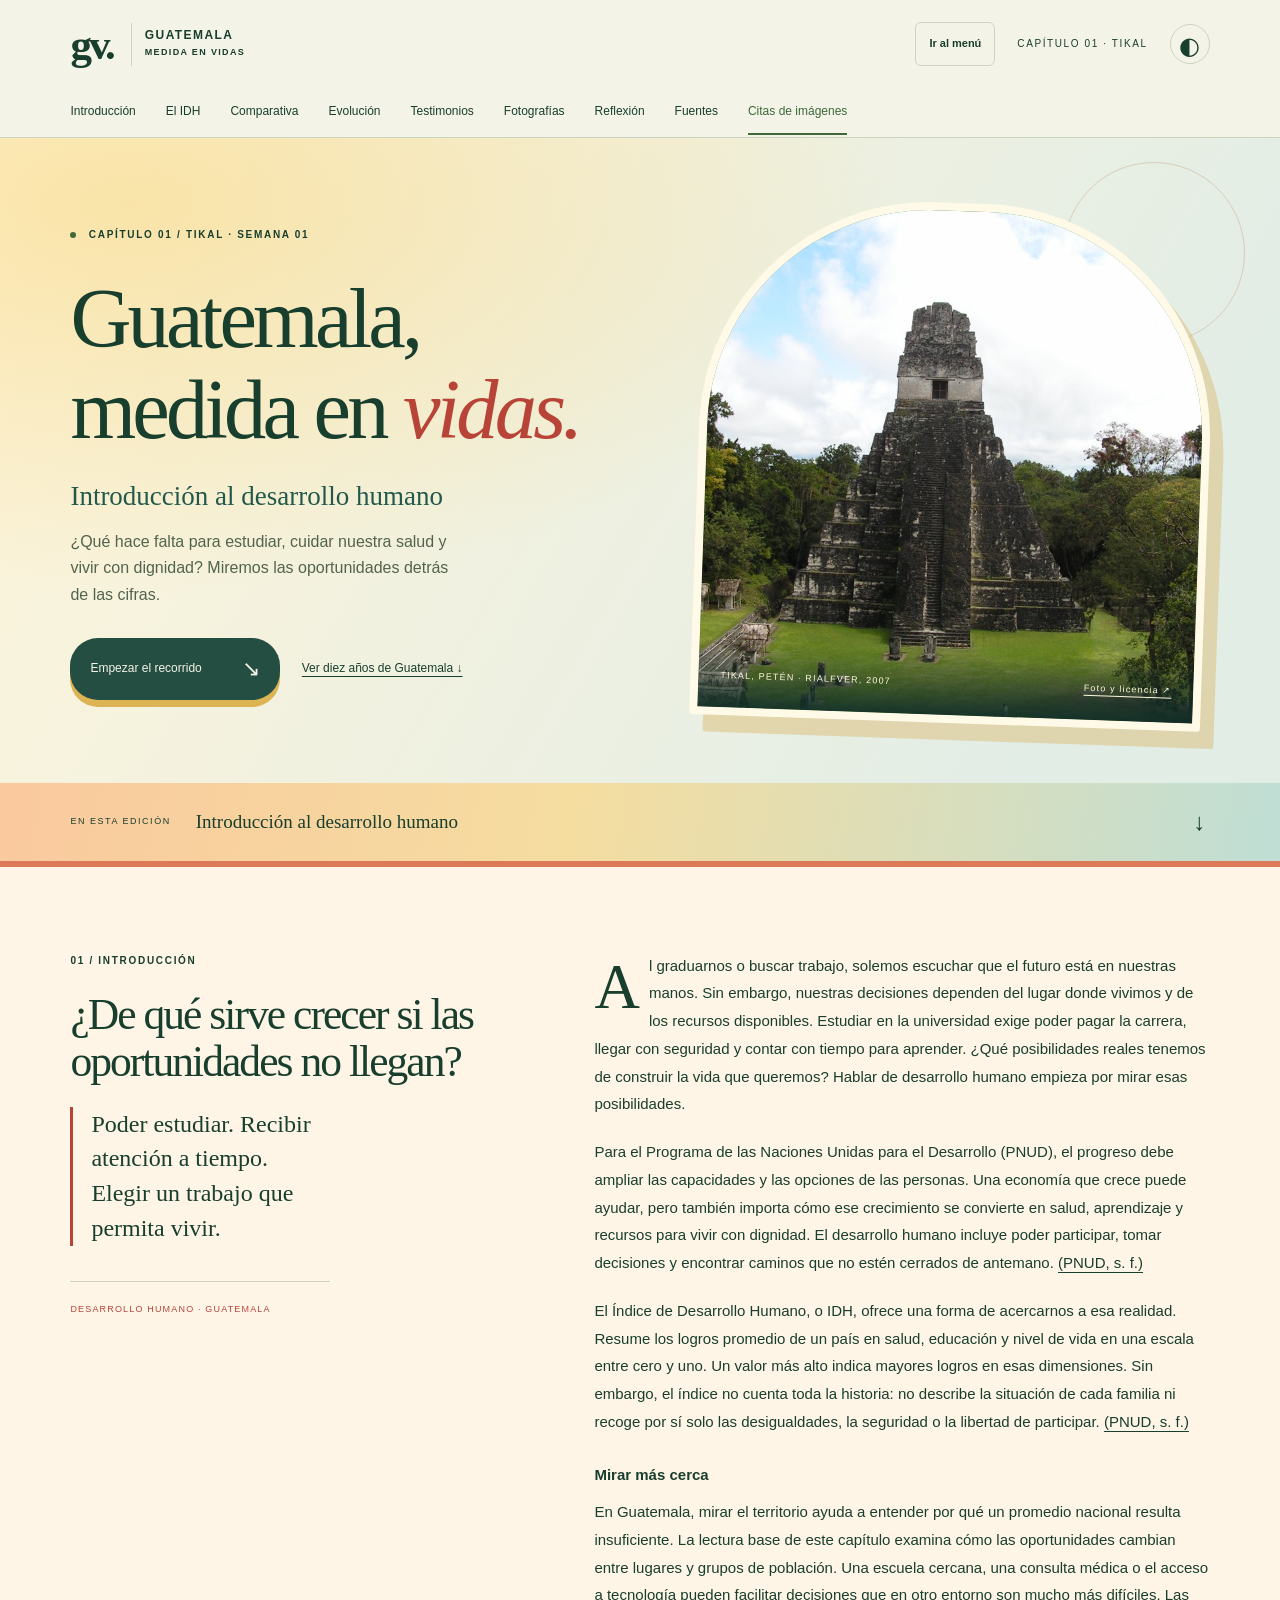
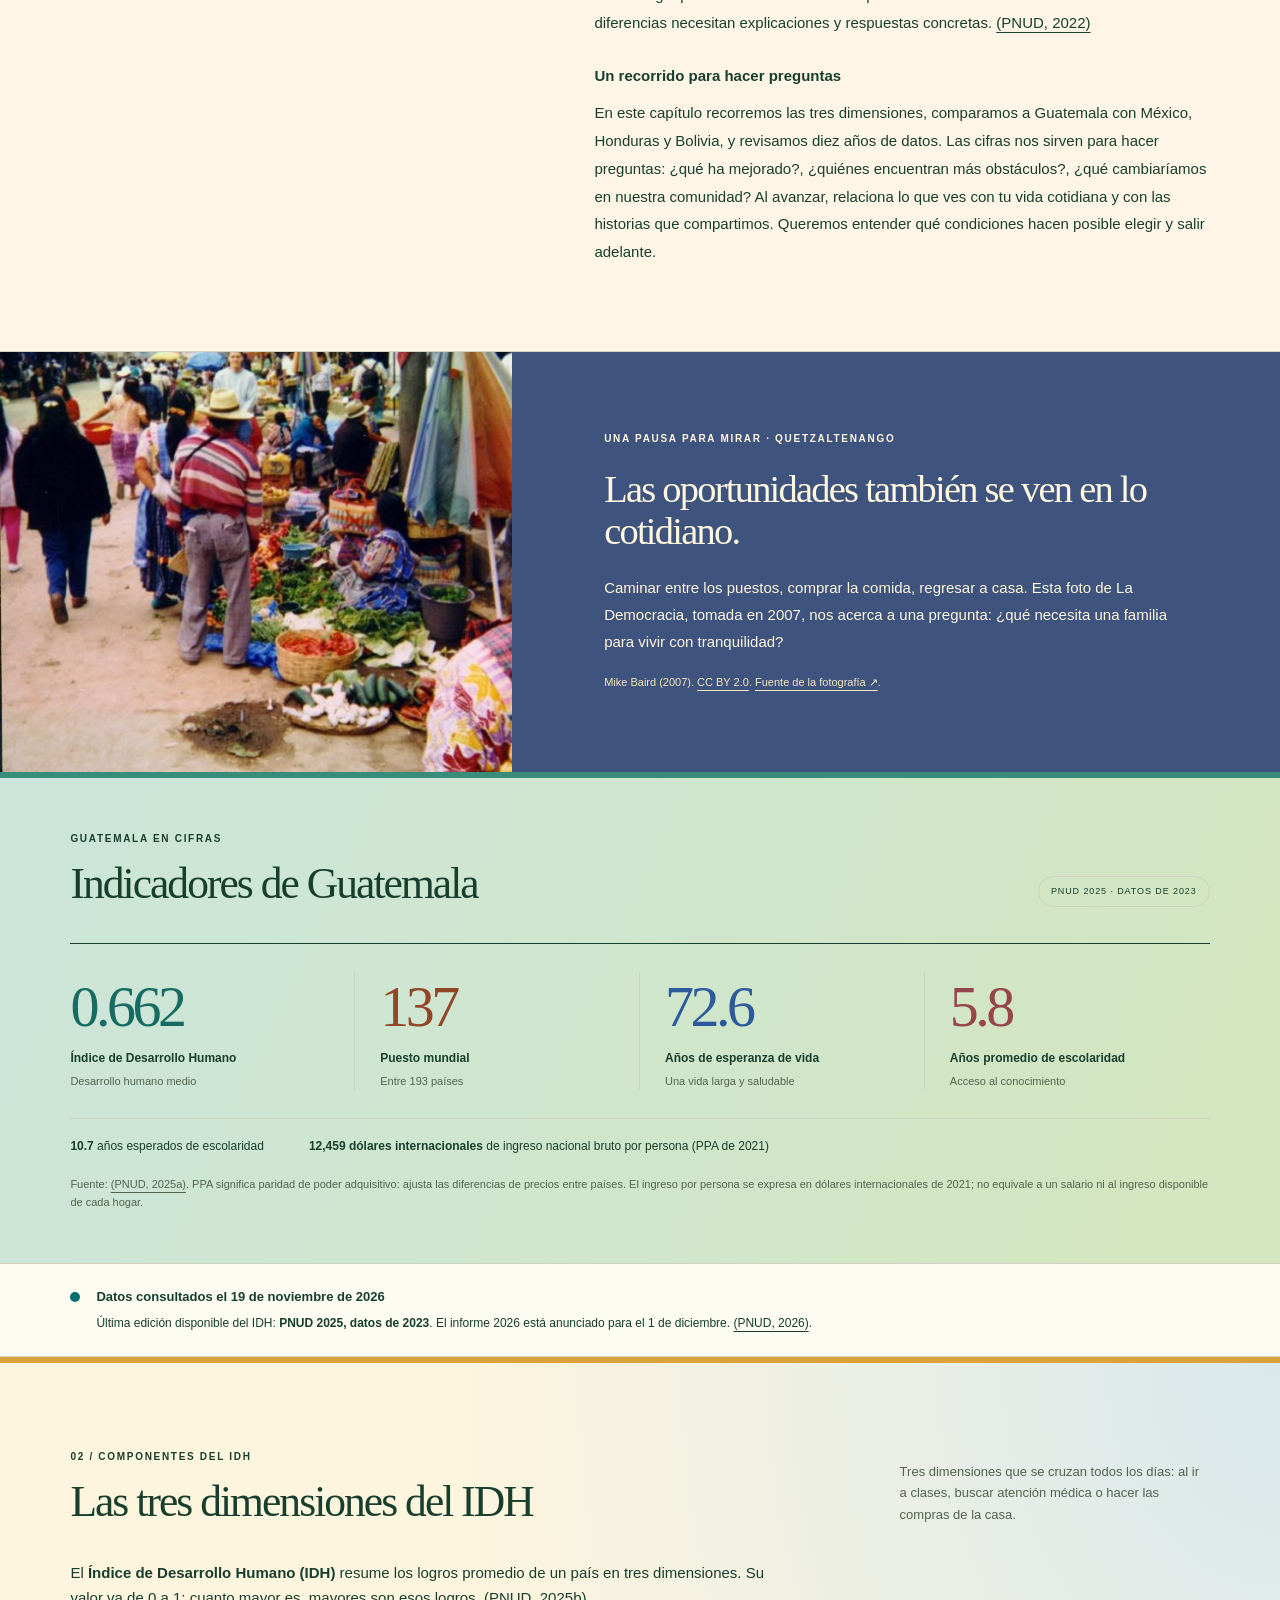
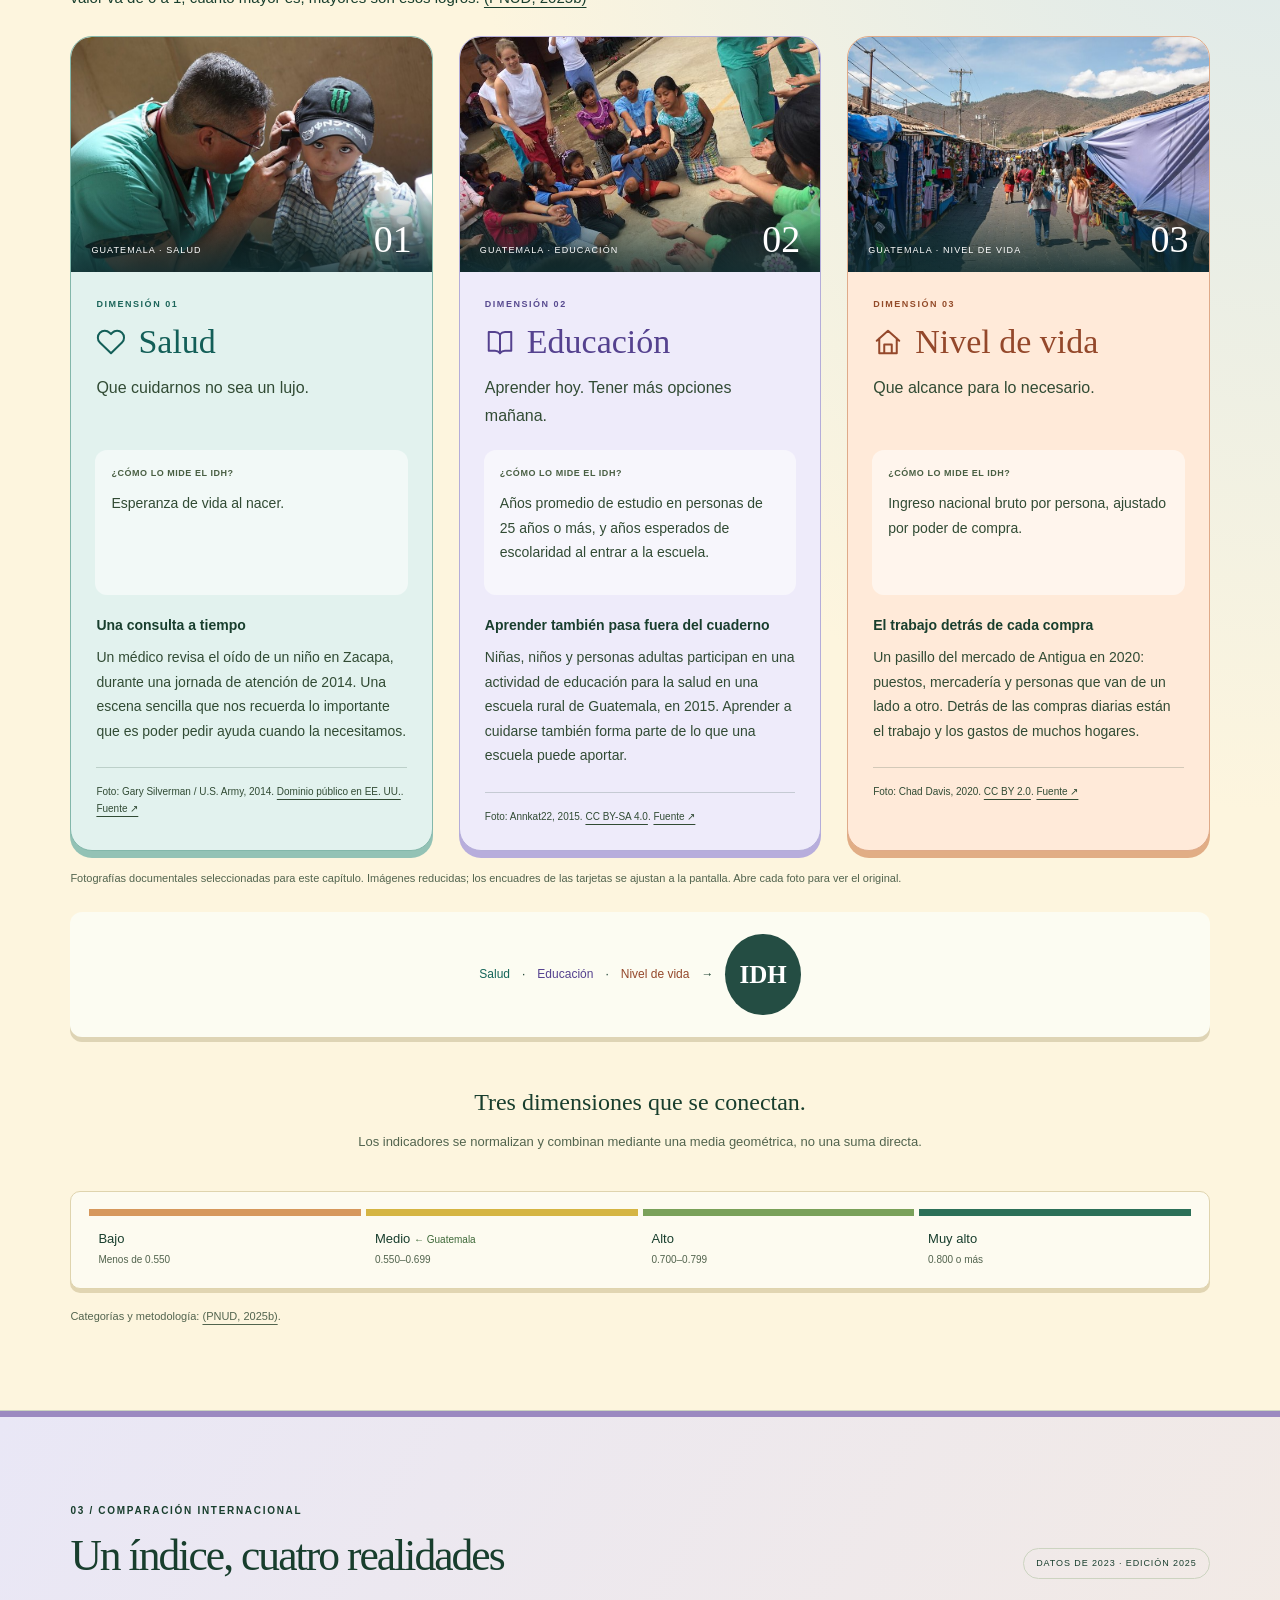
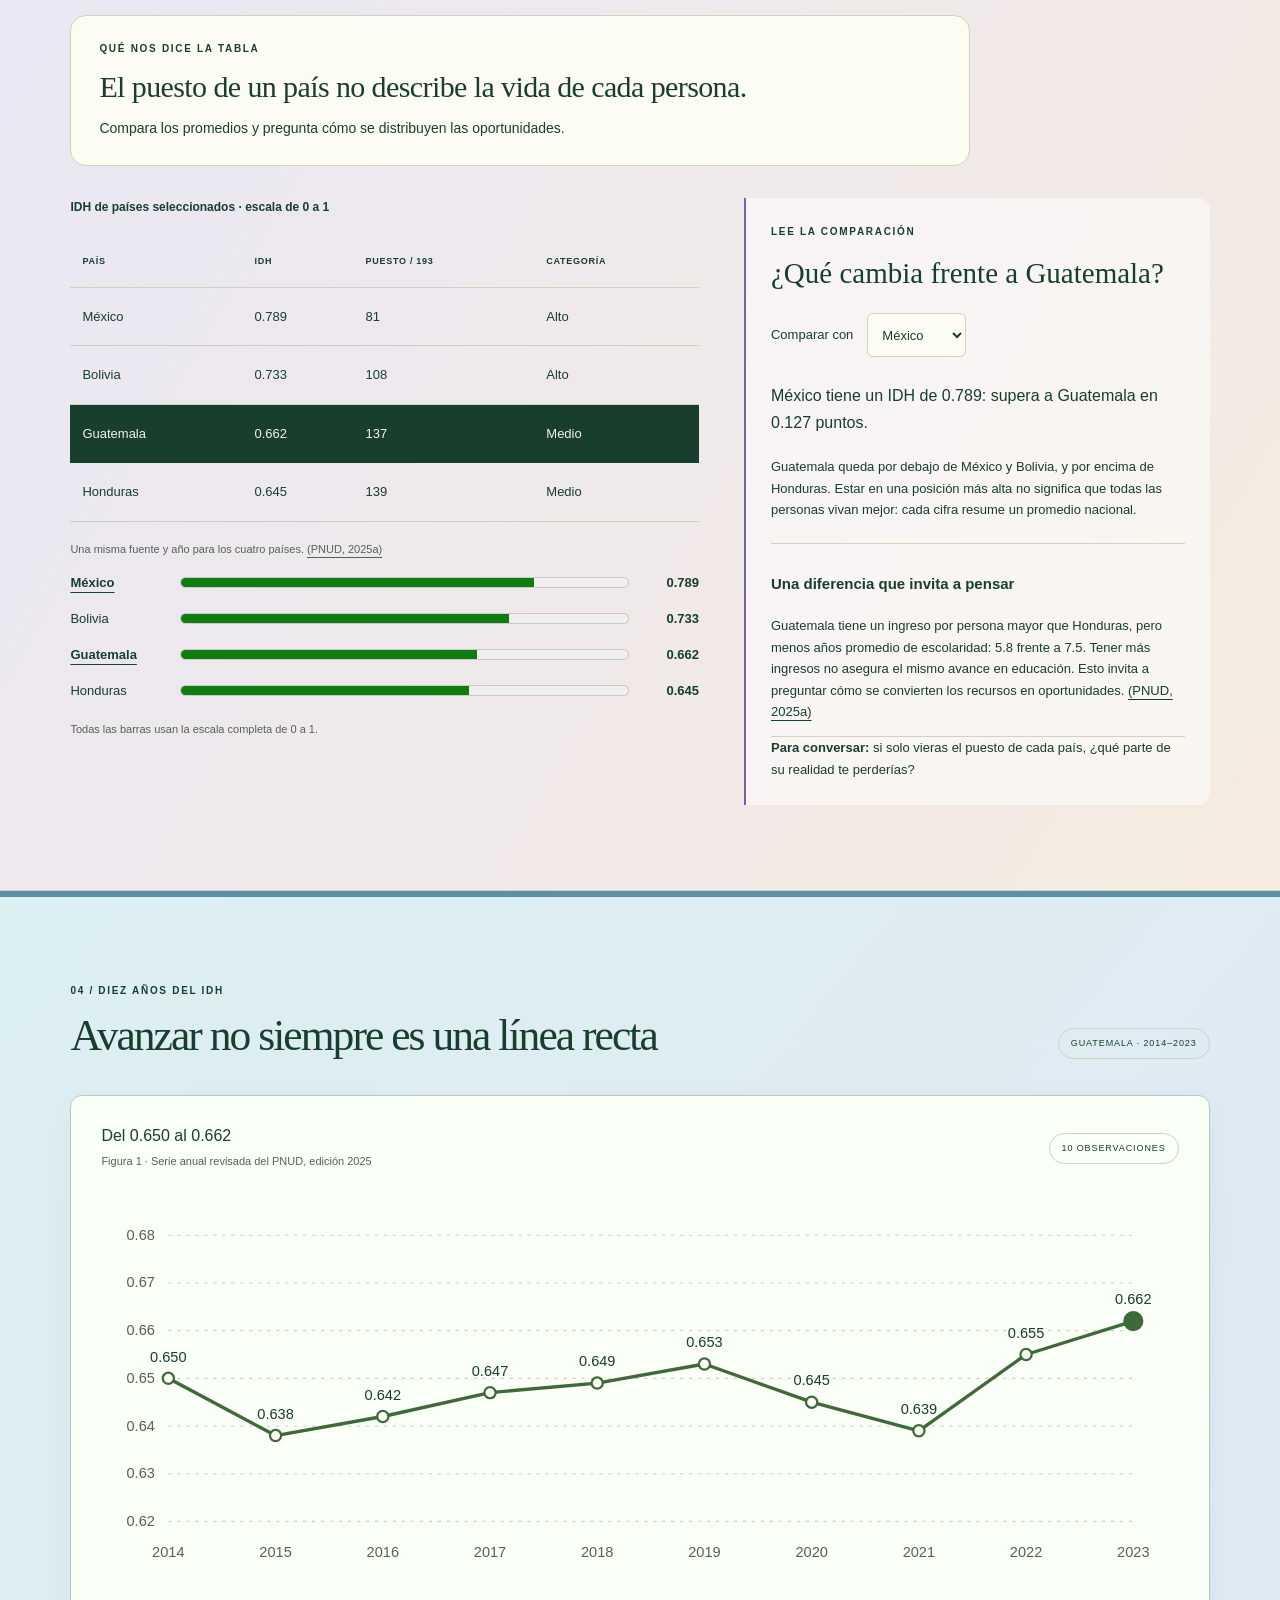
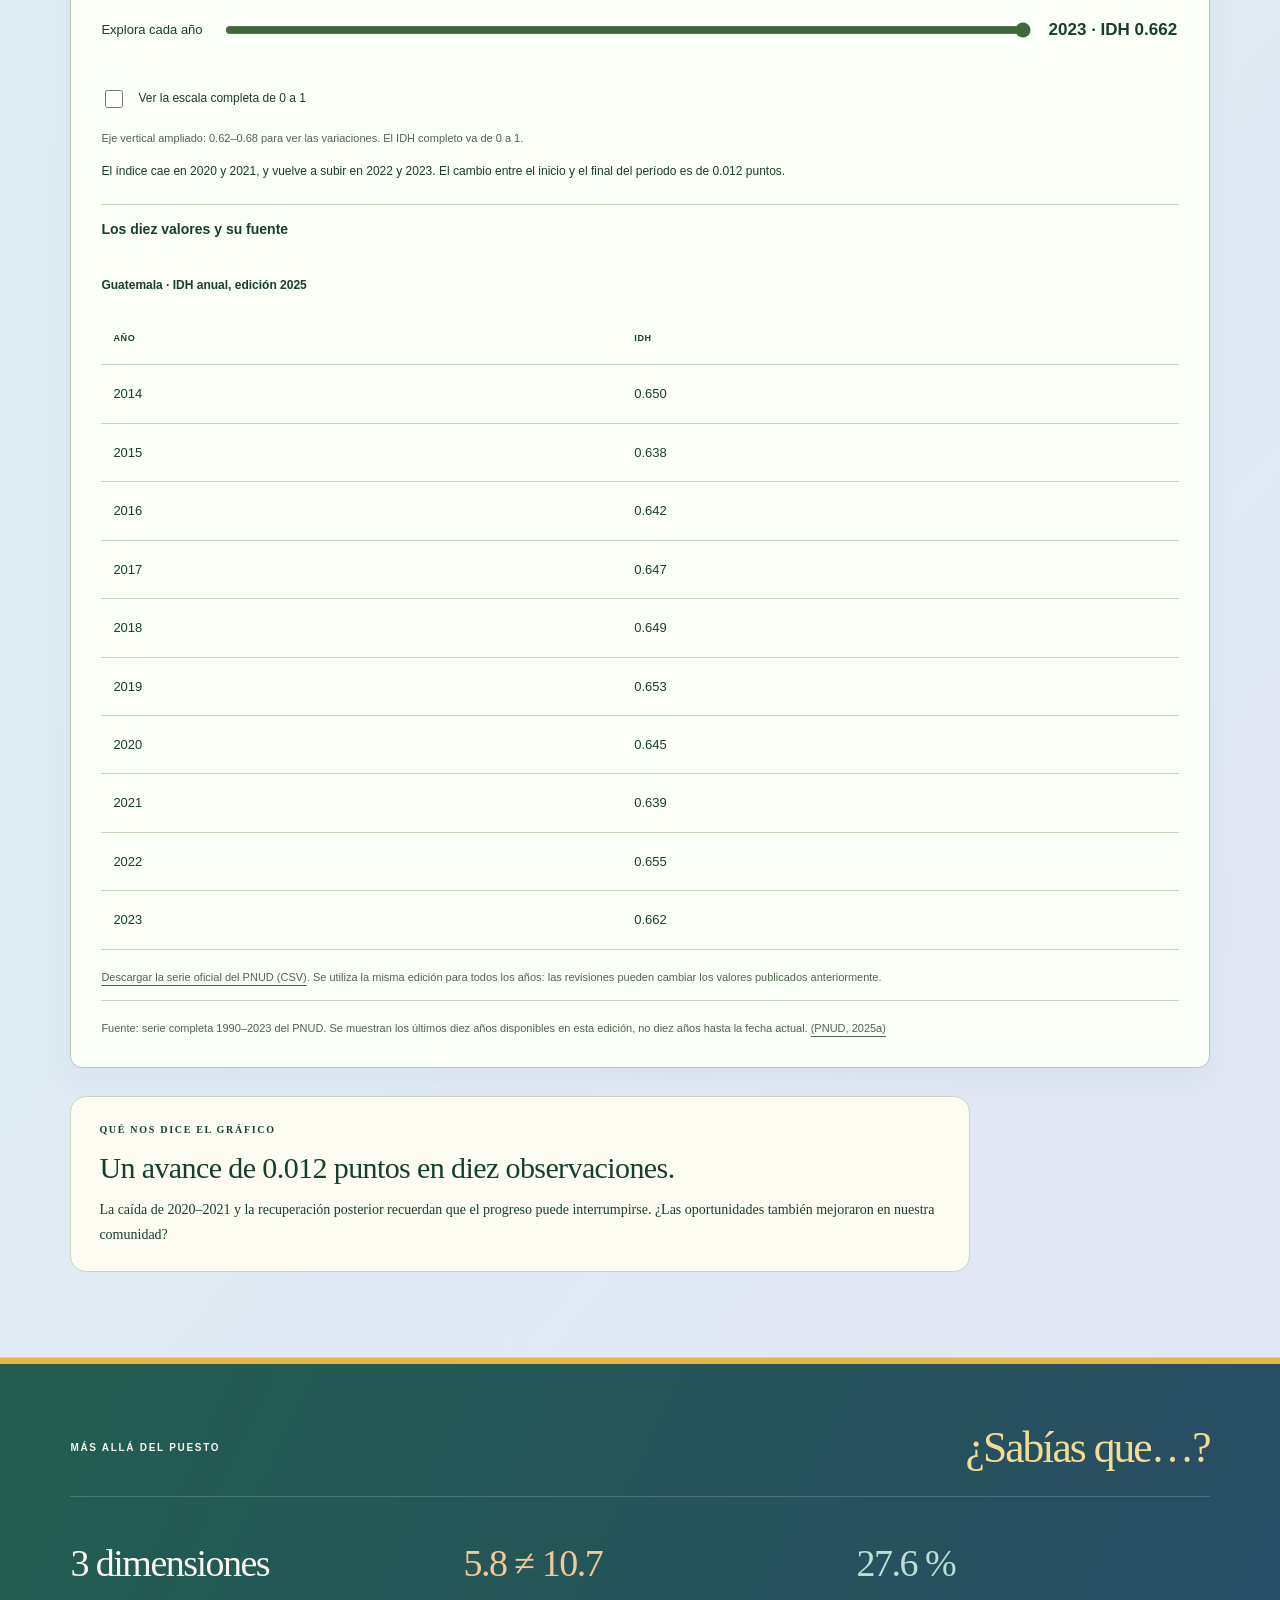
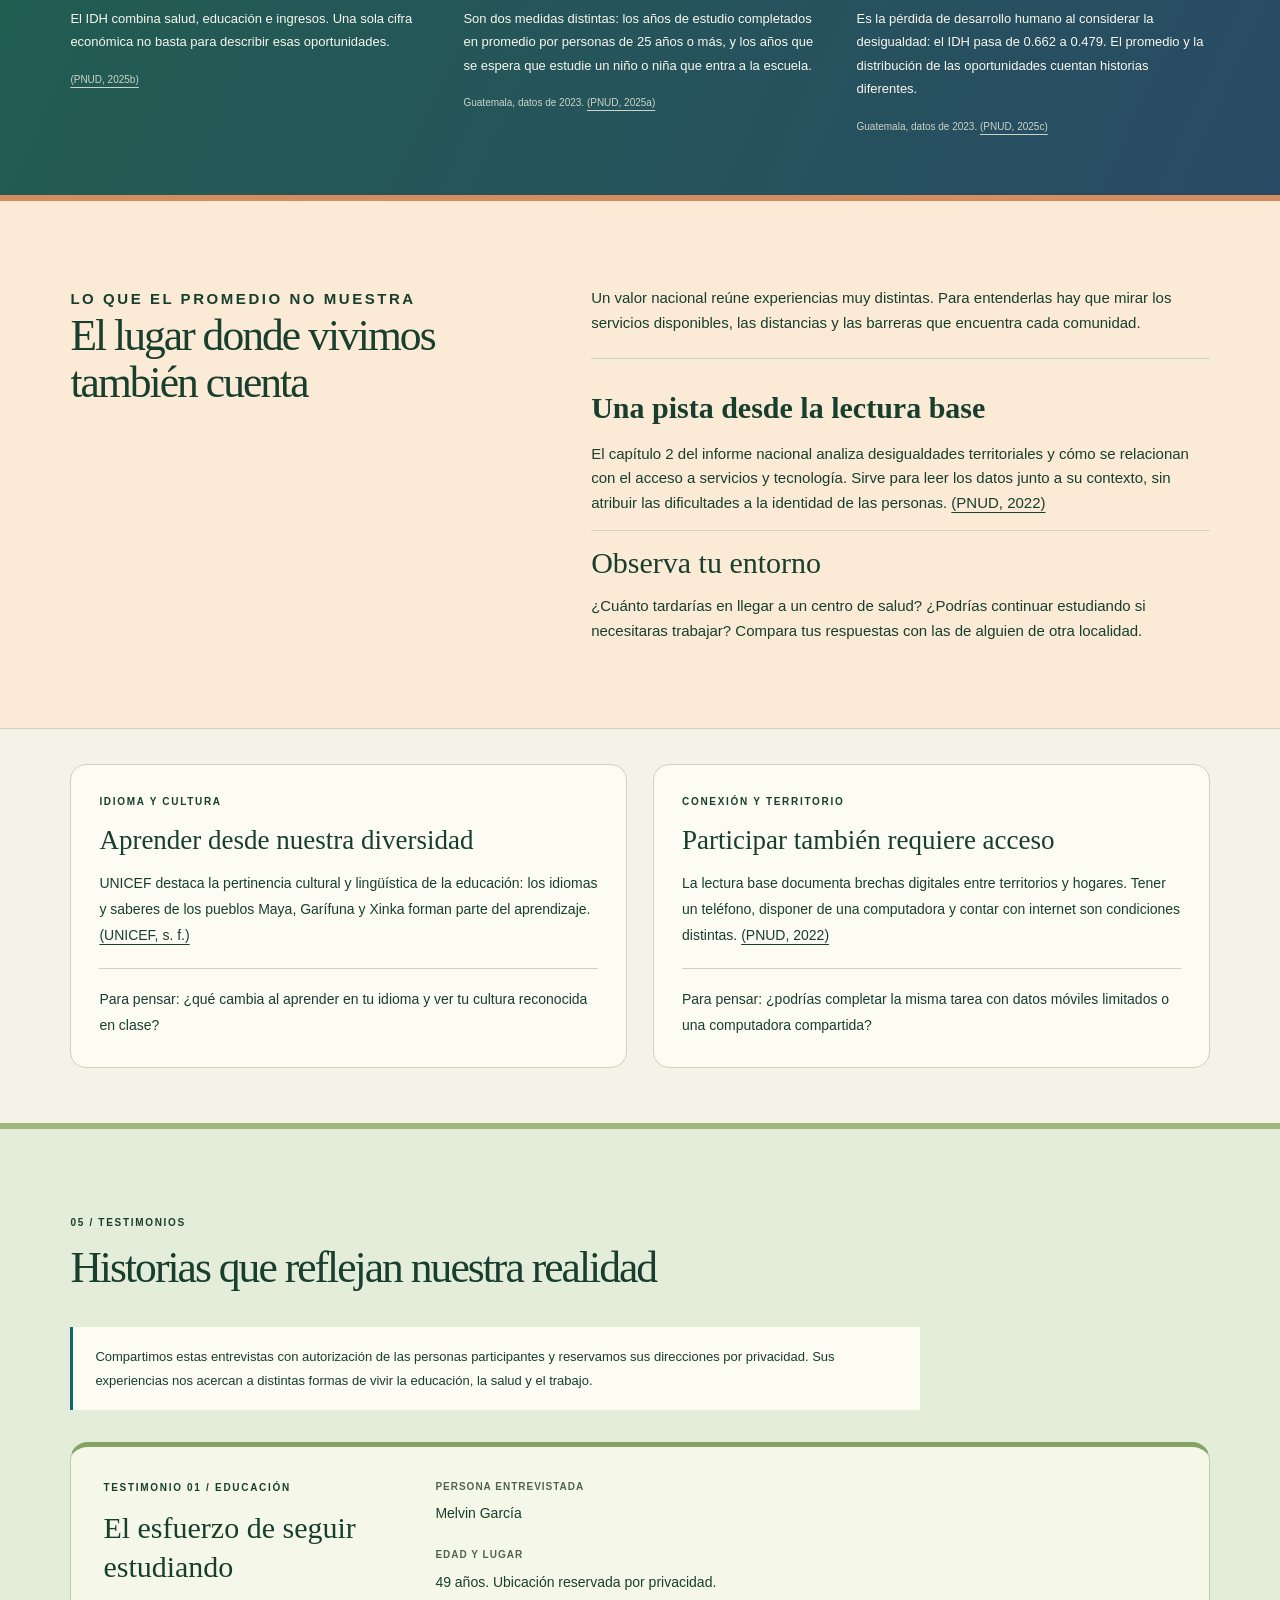
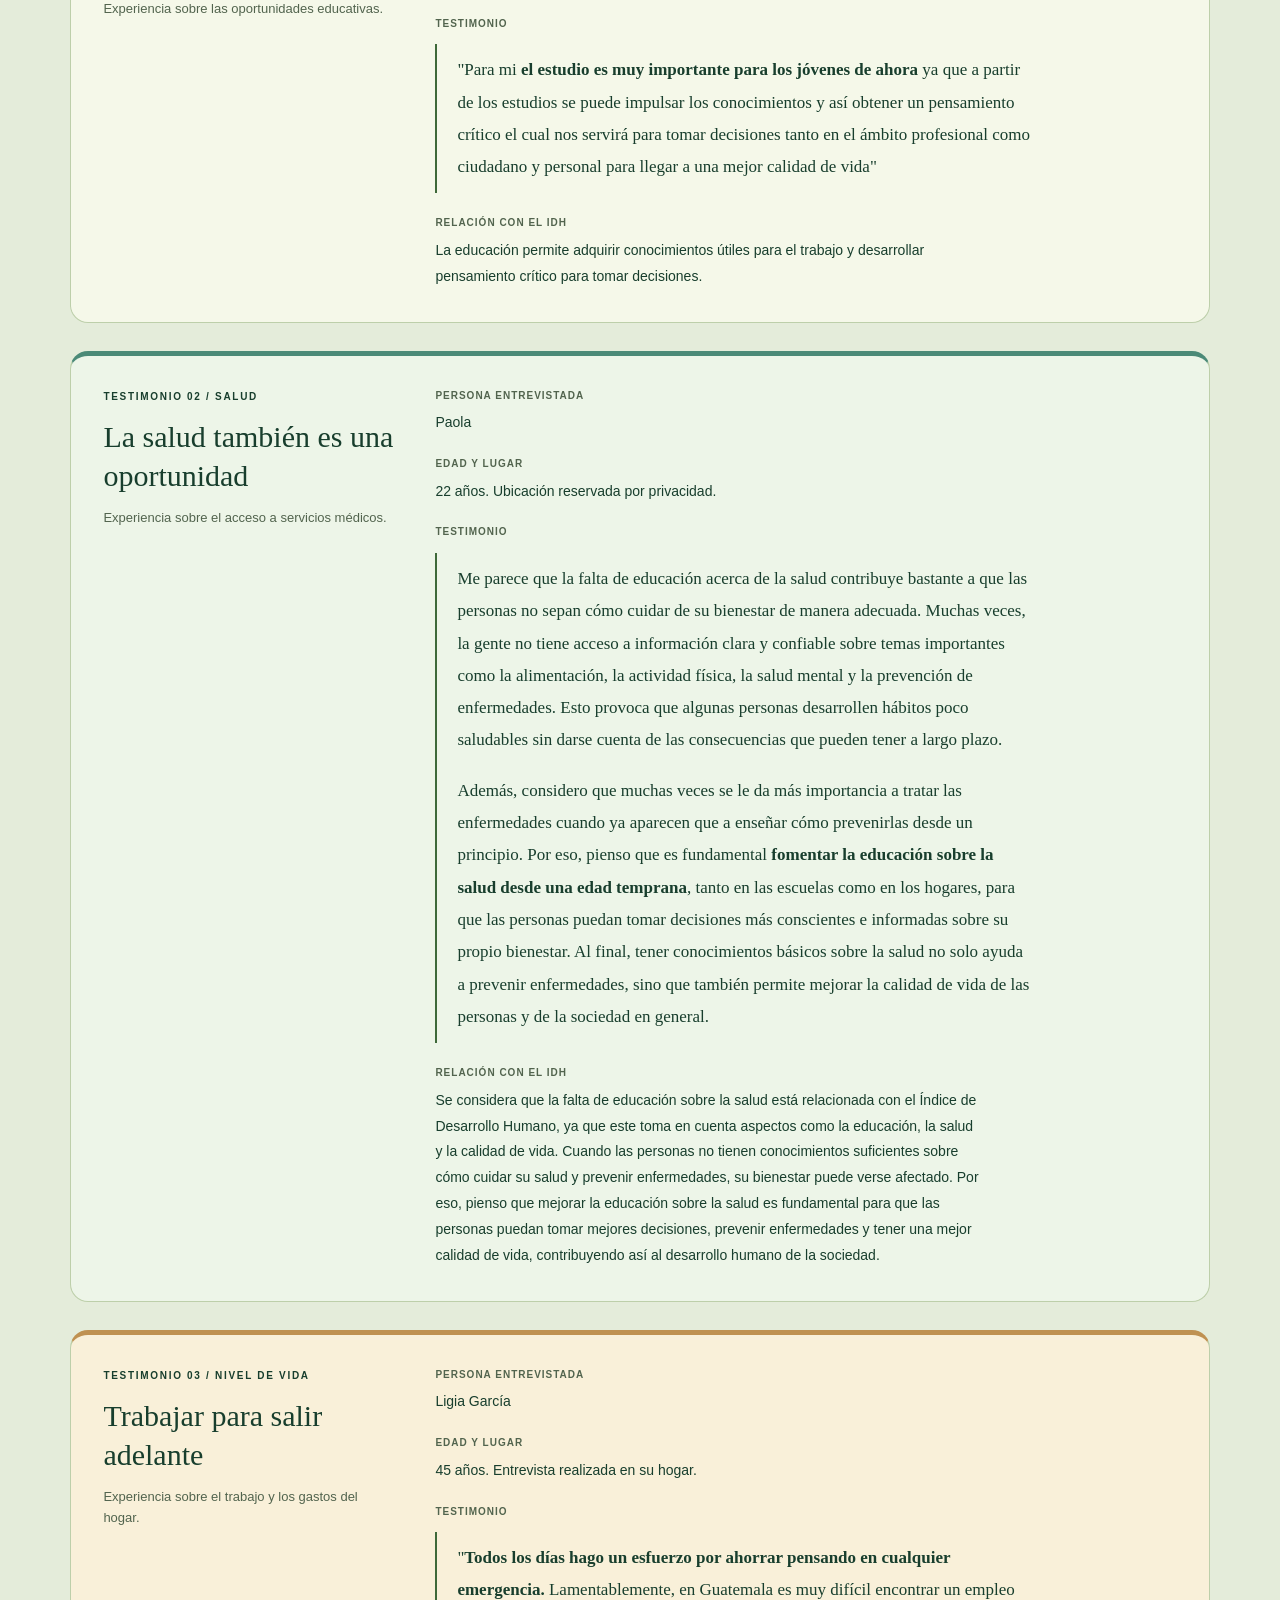
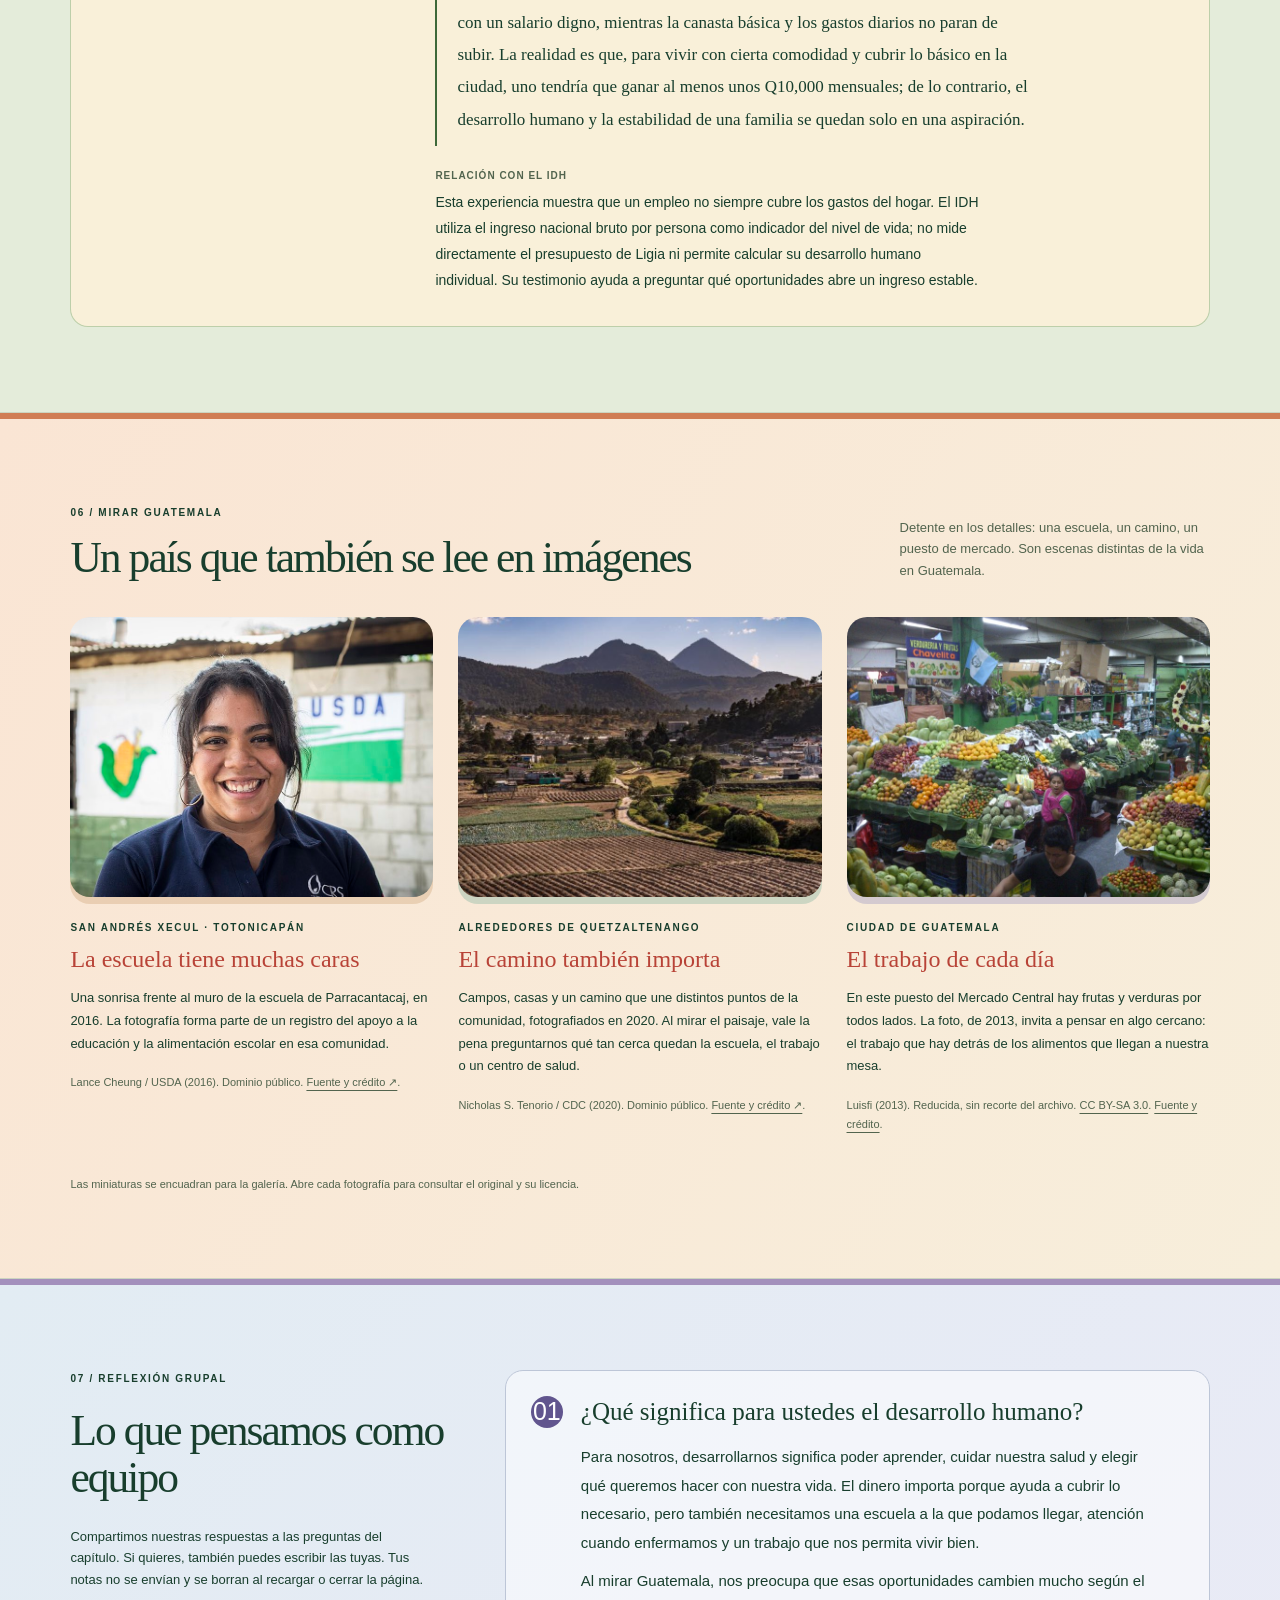
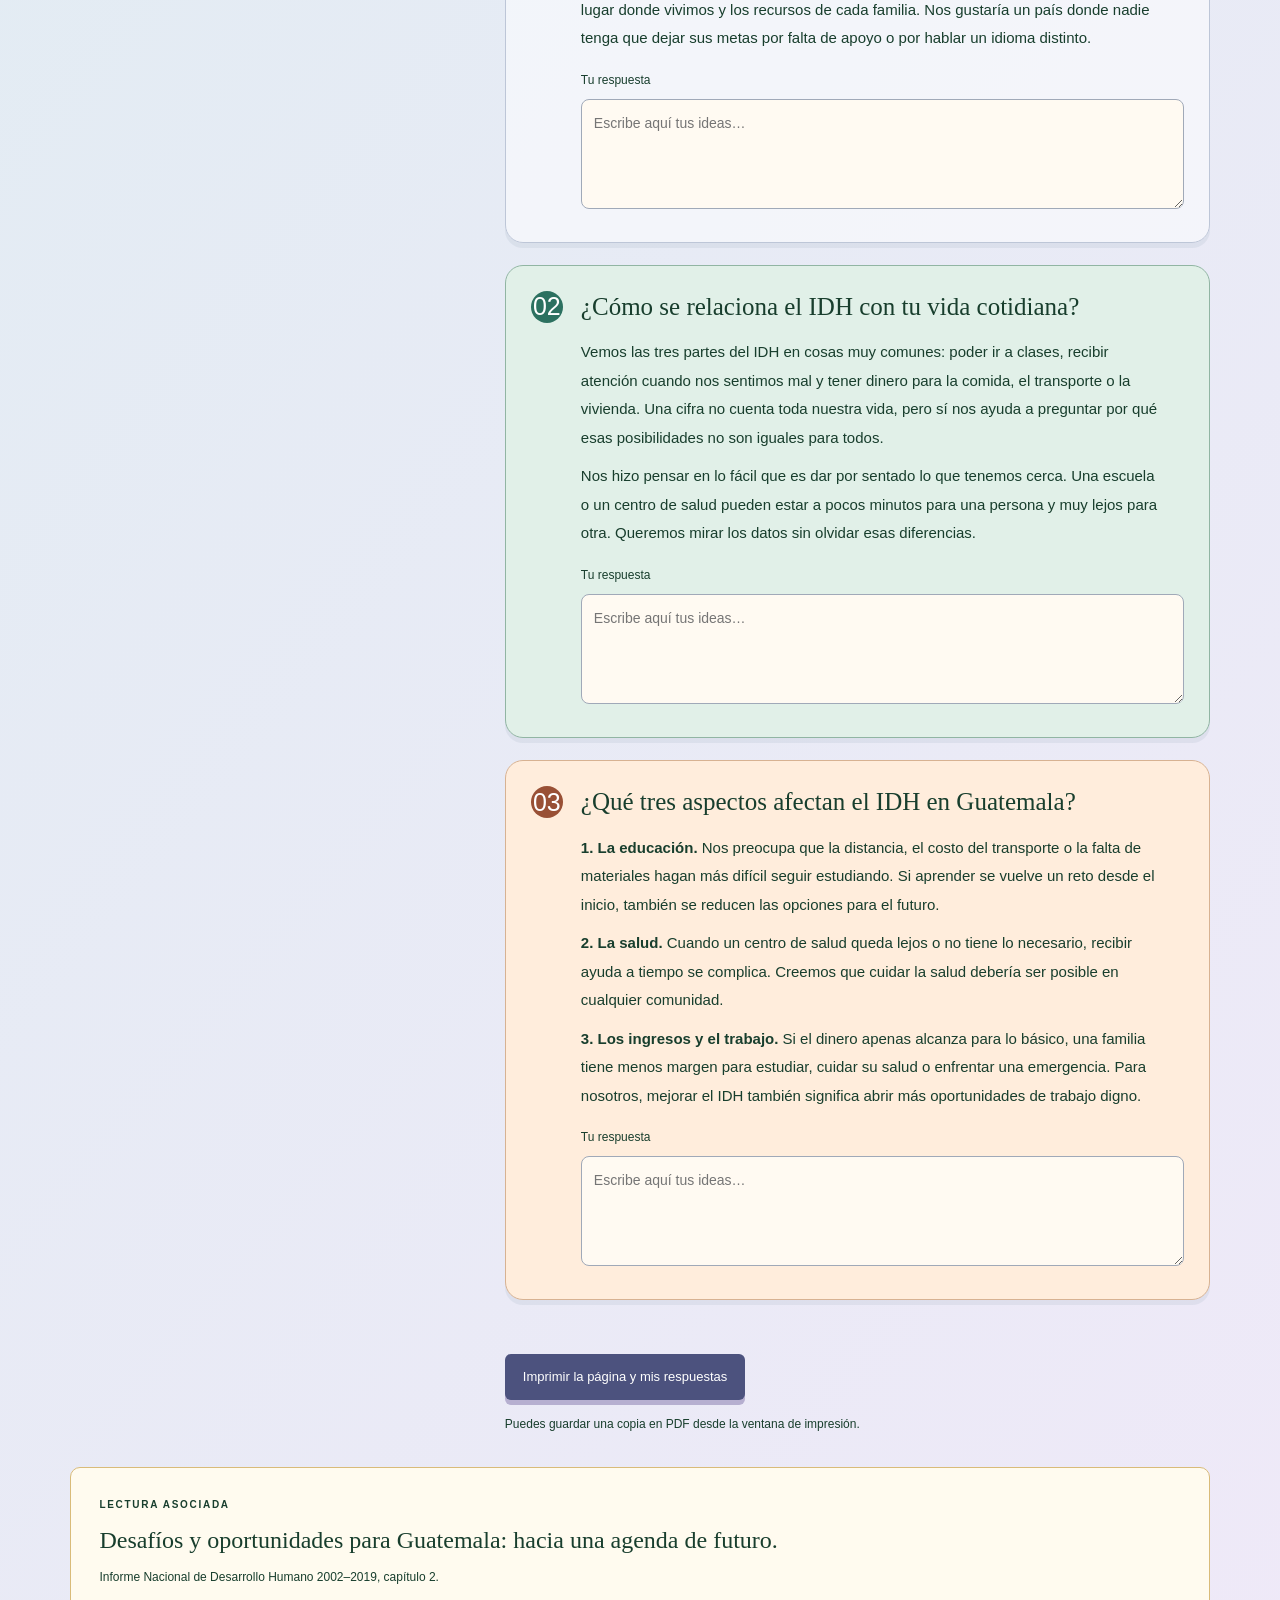
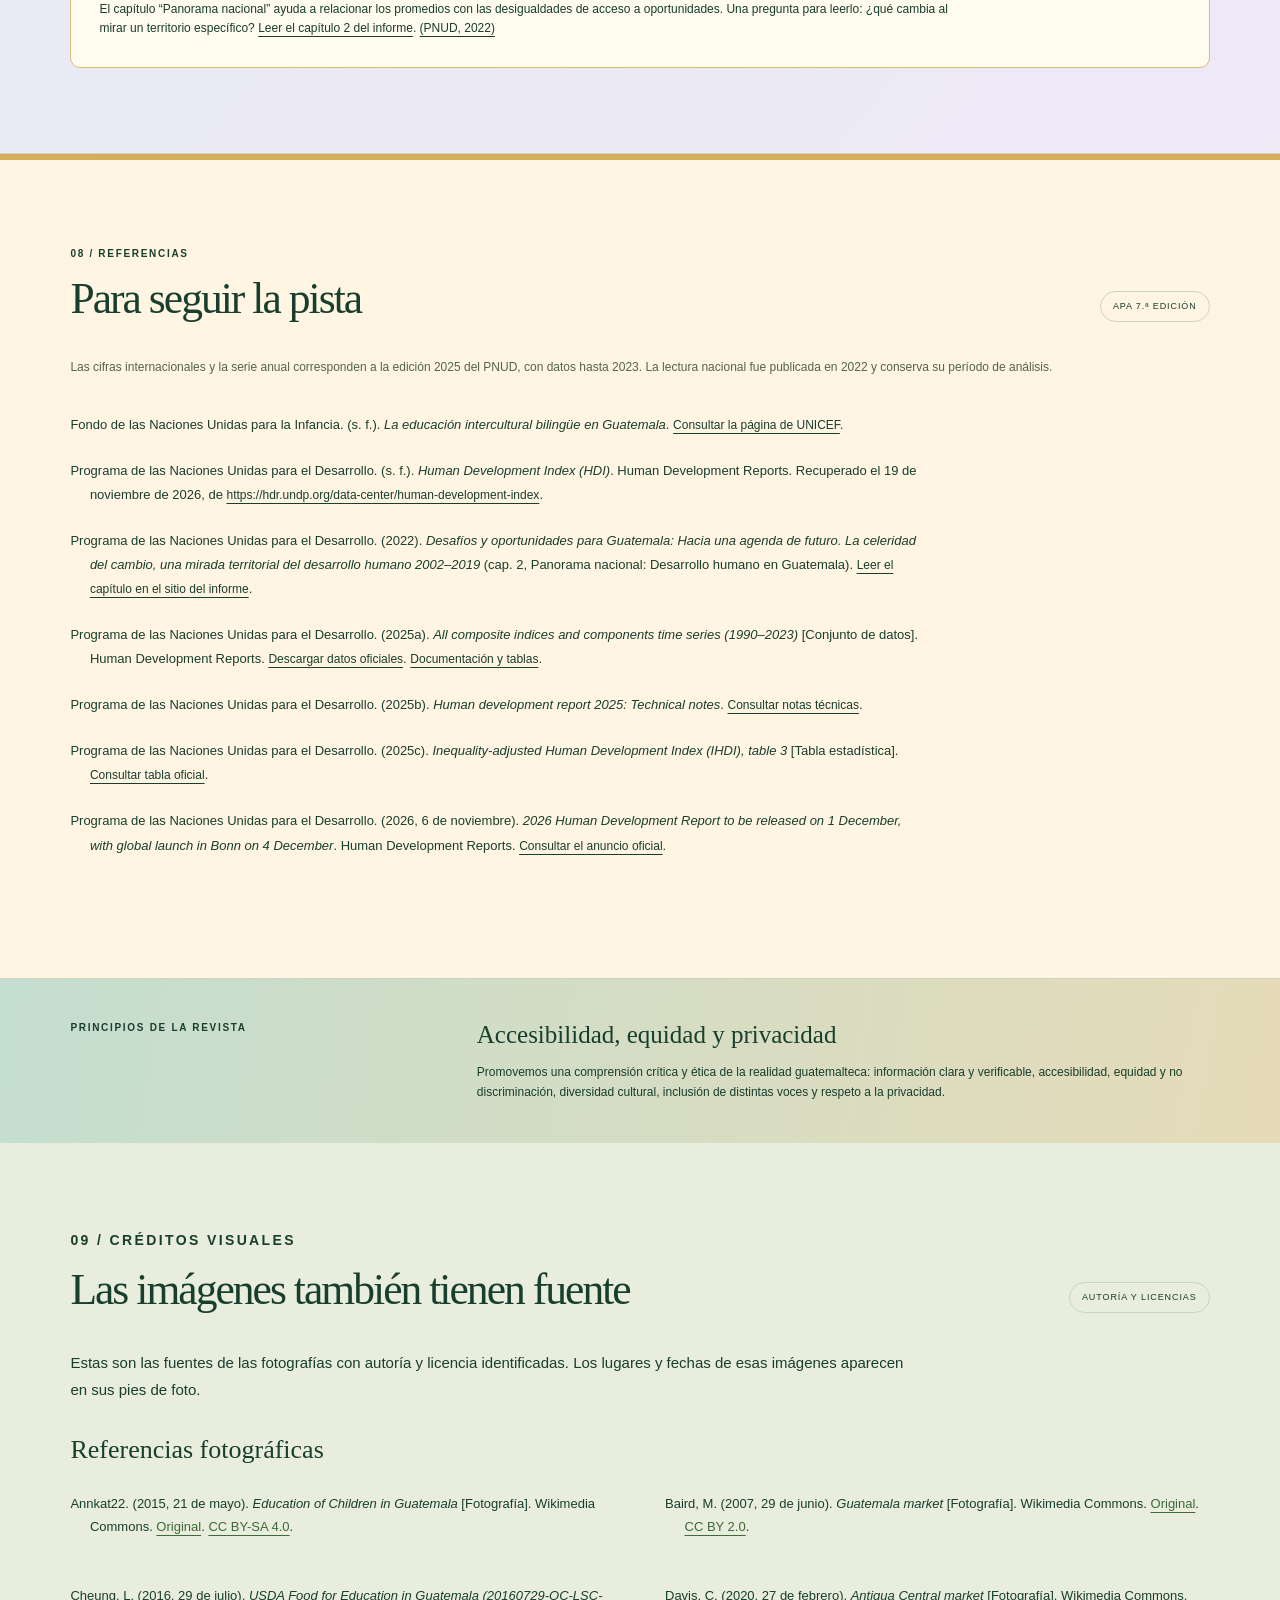
<file: index.html>
<!DOCTYPE html>

<html lang="es"><head><meta charset="utf-8"/><meta content="width=device-width, initial-scale=1" name="viewport"/><meta content="Guatemala, medida en vidas. Una revista sobre desarrollo humano, oportunidades y las realidades que hay detrás de los números." name="description"/><meta content="light dark" name="color-scheme"/><title>Guatemala, medida en vidas — Revista digital</title><link href="styles.css" rel="stylesheet"/><link href="tikal.css" rel="stylesheet"/><style>
/* Estilos del capítulo 1. */
.hero-caption{font-size:16px;max-width:390px}.hero-links{display:flex;align-items:center;gap:22px;flex-wrap:wrap}.hero-links>a:last-child{margin-top:30px;font-size:12px}.intro-pull{font-family:Georgia,serif;font-size:24px!important;line-height:1.45;color:var(--ink)!important}.intro .body-copy .expanded-content p:first-child:first-letter{float:none;font:inherit;margin:0}.intro .body-copy .expanded-content{font-size:15px}.intro .body-copy .expanded-content p{margin-top:20px}.dimension-example{padding:18px 25px 0;margin-top:20px}.dimension-example .expanded-heading{font-weight:bold;font-size:13px}.dimension-example p{margin-top:14px}.idh-definition{max-width:700px;margin-bottom:25px;font-size:15px}.mini-route{display:flex;gap:12px;align-items:center;justify-content:center;padding:22px;border:1px solid var(--line);border-radius:12px;background:var(--card);flex-wrap:wrap}.mini-route span{font-size:12px}.mini-route strong{font-family:Georgia,serif;font-size:25px}.compare-control{display:flex;gap:14px;align-items:center;flex-wrap:wrap;margin-bottom:25px;font-size:13px}.compare-control select{font:inherit;color:var(--ink);background:var(--card);border:1px solid var(--line);border-radius:6px;padding:10px;min-height:44px}.country-bars{margin-bottom:25px}.country-bar{display:grid;grid-template-columns:95px 1fr 55px;gap:15px;align-items:center;margin:14px 0;font-size:13px}.country-bar meter{width:100%;height:22px;accent-color:var(--orange)}.country-bar strong{text-align:right}.country-bar[data-selected=true]{font-weight:bold}.country-bar[data-selected=true] span{text-decoration:underline;text-underline-offset:5px}.compare-result{font-size:16px!important;line-height:1.7}.chart-scroll{overflow-x:auto;padding-bottom:10px}#chart{min-width:640px}#chart svg text{font-family:Arial,sans-serif}.year-control{display:grid;grid-template-columns:auto 1fr auto;gap:20px;align-items:center;padding:18px 0;font-size:13px}.year-control input{width:100%;accent-color:var(--orange);min-height:44px}.year-control output{font-size:17px;font-weight:bold;min-width:130px}.chart-controls{display:flex;gap:12px;align-items:center;font-size:12px;margin-top:15px}.chart-controls input{width:18px;height:18px;accent-color:var(--orange)}.photo-grid-intro{display:grid;grid-template-columns:repeat(3,minmax(0,1fr));gap:25px}.photo-grid-intro img{width:100%;height:280px;object-fit:cover;border-radius:120px 120px 8px 8px;display:block;background:var(--soft)}.photo-grid-intro a.image-link{display:block}.photo-grid-intro figcaption h3{font-size:24px;margin:8px 0 12px}.photo-grid-intro figcaption p{font-size:13px;line-height:1.75}.photo-grid-intro figcaption .source{font-size:11px}.territory-note{display:grid;grid-template-columns:1fr 1.3fr;gap:45px}.territory-note p{font-size:15px}.territory-note h3{font-family:Georgia,serif;font-size:30px;margin:12px 0}.territory-number{font-family:Georgia,serif;font-size:62px;line-height:1.2;display:block;margin-top:20px}.reflection .question>div{min-width:0;width:100%}.reflection .question p{font-size:14px}.reflection .question .expanded-content{margin-top:0}.reflection .question label{display:block;font-size:12px;margin:18px 0 8px}.reflection textarea{width:100%;min-height:110px;resize:vertical;border:1px solid var(--muted);border-radius:8px;padding:12px;background:var(--card);color:var(--ink);font:inherit;font-size:14px}.reflection .reading p{max-width:850px}.print-notes{border:1px solid var(--ink);background:var(--card);padding:12px 18px;border-radius:6px;font-size:13px}.reflection-note{font-size:12px;margin-top:15px}.sources .expanded-content{max-width:900px}.sources li:target{outline:2px solid var(--orange);outline-offset:8px}input:focus-visible,select:focus-visible,textarea:focus-visible{outline:3px solid var(--orange);outline-offset:4px}.data-foot .expanded-content{margin:0}.editorial-note{font-size:12px;color:var(--muted);max-width:700px}.sources ul{list-style:none;padding:0}.photo-grid-intro a:hover img{filter:brightness(1.06)}
@media(max-width:1000px){.photo-grid-intro{grid-template-columns:1fr 1fr}.photo-grid-intro figure:last-child{grid-column:1/-1;max-width:600px}.territory-note{gap:25px}}
@media(max-width:700px){.hero-caption{font-size:15px}.intro-pull{font-size:22px!important}.photo-grid-intro{grid-template-columns:1fr}.photo-grid-intro figure:last-child{grid-column:auto}.photo-grid-intro img{height:280px}.territory-note{grid-template-columns:1fr}.year-control{grid-template-columns:1fr auto;gap:5px 15px}.year-control input{grid-column:1/-1;grid-row:2}.year-control output{font-size:15px;text-align:right}.mini-route{padding:16px;gap:8px}.mini-route strong{font-size:22px}.hero-links{gap:14px}.country-bar{grid-template-columns:80px 1fr 45px;gap:10px}.chart-controls{align-items:start}.chart-controls input{flex-shrink:0}}
@media print{.year-control,.chart-controls,.compare-control,.print-notes{display:none}.photo-grid-intro img{height:180px}.photo-grid-intro{grid-template-columns:repeat(3,1fr)}.reflection textarea{min-height:140px}.reflection .expanded-content>div{display:block}.hero{padding:20px 0}.tikal-hero{height:250px;min-height:0}}

/* Color y fotografía exclusivos del capítulo 1. */
:root{--coral:#b84337;--turquoise:#096d70;--blue:#40579c;--gold:#d89c27;--lavender:#e8e5f8}
.hero{position:relative;background:radial-gradient(ellipse at 10% 10%,#f7d57b88,transparent 48%),linear-gradient(120deg,#fff5da,#e2ede6 85%);isolation:isolate}.hero:before{content:"";position:absolute;inset:24px 35px auto auto;width:180px;height:180px;border:1px solid #ad683e40;border-radius:50%;z-index:-1}.hero h1 em{color:var(--coral)}.hero .hero-deck{color:#22594c}.hero .button{background:#244e42;border-radius:28px;box-shadow:0 7px 0 #dcb454;transition:transform .25s,box-shadow .25s}.hero .button:hover{transform:translateY(-3px);box-shadow:0 10px 0 #dcb454}.tikal-hero{height:520px;min-height:350px;transform:rotate(2deg);border:8px solid #fff9e8;box-shadow:14px 17px 0 #d8b05b66;transition:transform .5s}.tikal-hero:hover{transform:rotate(0deg)}.tikal-hero img{object-position:50% 50%}.tikal-hero figcaption{font-size:9px;align-items:end}.tikal-hero figcaption a{white-space:nowrap}.issue-strip{background:linear-gradient(100deg,#fac99e,#f5dda0 45%,#bfded5);border:0}.intro{background:#fff5e7;border-top-color:#dc7959}.section-side h2{max-width:430px}.side-tag{color:var(--coral)}.intro-pull{border-left:3px solid var(--coral);padding-left:18px}.data-section{background:linear-gradient(115deg,#cbe5db,#d4e6bd);border-top-color:#388d7a}.stats article:nth-child(1) strong{color:#176b61}.stats article:nth-child(2) strong{color:#914627}.stats article:nth-child(3) strong{color:#2c5a9b}.stats article:nth-child(4) strong{color:#95454b}
.everyday-photo{display:grid;grid-template-columns:.8fr 1.2fr;margin:0 auto;max-width:1600px;background:#3e537d;color:#fff7df;overflow:hidden}.everyday-photo-image{height:420px;overflow:hidden}.everyday-photo img{width:100%;height:100%;object-fit:cover;object-position:50% 55%;display:block;transition:transform .8s}.everyday-photo:hover img{transform:scale(1.035)}.everyday-photo figcaption{padding:55px 12%;align-self:center}.everyday-photo h2{font-size:clamp(28px,3vw,42px);margin:22px 0}.everyday-photo p{font-size:15px;line-height:1.8}.everyday-photo .source{color:#f5e5bb;font-size:11px}
#dimensiones{background:radial-gradient(ellipse at top right,#d9e8ec,transparent 45%),#fdf5de;border-top-color:#dba13b}.dimensions.photo-dimensions{gap:26px;align-items:stretch}.photo-dimensions article{position:relative;border-radius:22px;background:#e2f2ee;border-color:#83b7aa;box-shadow:0 7px 0 #93c2b5;transition:transform .3s,box-shadow .3s;display:flex;flex-direction:column;padding:0 0 25px}.photo-dimensions article:nth-child(2){background:#eeebfa;border-color:#b4add9;box-shadow:0 7px 0 #b7addc}.photo-dimensions article:nth-child(3){background:#ffead9;border-color:#dfaa89;box-shadow:0 7px 0 #e1ad85}.photo-dimensions article:hover,.photo-dimensions article:focus-within{transform:translateY(-7px);box-shadow:0 14px 25px #183e2d20}.dimension-photo{position:relative;margin:0 0 25px;overflow:hidden;border-radius:20px 20px 0 0}.dimension-photo img{display:block;width:100%;height:235px;object-fit:cover;transition:transform .65s}.dimension-photo a:hover img{transform:scale(1.045)}.dimension-photo figcaption{position:absolute;bottom:0;left:0;right:0;display:flex;justify-content:space-between;align-items:end;padding:28px 20px 14px;background:linear-gradient(transparent,#102e31d9);color:white;pointer-events:none}.photo-place{font-size:9px;letter-spacing:.12em}.dimension-number{font-family:Georgia,serif;font-size:38px;line-height:1}.photo-dimensions .dimension-educacion .dimension-photo img{object-position:50% 38%}.photo-dimensions article>.eyebrow{color:#1c655a}.photo-dimensions article:nth-child(2)>.eyebrow{color:#574a8f}.photo-dimensions article:nth-child(3)>.eyebrow{color:#934b29}.photo-dimensions article h3{margin-top:8px;color:#135f58}.photo-dimensions article:nth-child(2) h3{color:#55428f}.photo-dimensions article:nth-child(3) h3{color:#94482b}.photo-dimensions article p{font-size:14px;line-height:1.75}.photo-dimensions article .dimension-deck{font-size:16px;min-height:56px}.photo-dimensions article>div.dimension-measure{margin:20px 24px 0;padding:16px;border:0;border-radius:12px;background:#ffffff8c;min-height:145px}.photo-dimensions article>div.dimension-story{margin:20px 25px 0;padding:0;border:0;min-height:0}.dimension-story h4{font-size:14px;font-weight:bold;line-height:1.5;margin:0 0 9px}.photo-dimensions article .dimension-credit{font-size:10px;line-height:1.7;margin:24px 25px 0;padding-top:15px;border-top:1px solid #183e2d30}.mini-route{margin-top:25px;border:0;box-shadow:0 5px 0 #ded4b5}.mini-route span:nth-child(1){color:#146559}.mini-route span:nth-child(3){color:#55428f}.mini-route span:nth-child(5){color:#94482b}.mini-route strong{color:#fff;background:#244d43;border-radius:50%;padding:20px 14px}.scale{box-shadow:0 4px 0 #e1d5b2}
#comparativa{background:linear-gradient(120deg,#e9e7f6,#f5ebdf);border-top-color:#9b89c0}.comparison-note{background:#ffffff87;border-left-color:#77649e}.country-bar:nth-child(1) meter{accent-color:#556bb1}.country-bar:nth-child(2) meter{accent-color:#b66643}.country-bar:nth-child(3) meter{accent-color:#1a786d}.country-bar:nth-child(4) meter{accent-color:#9c687f}#evolucion{background:linear-gradient(130deg,#dceff1,#e2e7f5);border-top-color:#5d90a5}.chart-card{box-shadow:0 10px 30px #3253750d}.did-you-know{background:linear-gradient(115deg,#215e50,#294b65);border-top-color:#e8b448}.facts article:nth-child(2) b{color:#f3c897}.facts article:nth-child(3) b{color:#bcded4}#territorio{background:#faead6;border-top-color:#d58d60}#fotografias{background:linear-gradient(120deg,#fae5d4,#f7eedb);border-top-color:#d07d54}.photo-grid-intro img{border-radius:20px;box-shadow:0 7px 0 #d3ab8066;transition:transform .45s,box-shadow .45s}.photo-grid-intro a:hover img{transform:translateY(-5px);box-shadow:0 12px 0 #d3ab8066}.photo-grid-intro figure:nth-child(2) img{box-shadow:0 7px 0 #8ab7a266}.photo-grid-intro figure:nth-child(3) img{box-shadow:0 7px 0 #9e99c466}.photo-grid-intro h3{color:var(--coral)}
.reflection{background:linear-gradient(130deg,#e2ecf3,#efe9f8);border-top-color:#a390bc}.reflection .question{padding:25px;background:#ffffff80;border:1px solid #bdc6d7;border-radius:18px;margin-bottom:22px;box-shadow:0 5px 0 #bdc5d44d}.reflection .question:nth-child(2){background:#e1f0e8;border-color:#91b5a3}.reflection .question:nth-child(3){background:#ffeddc;border-color:#d7b292}.reflection .q-num{display:inline-flex;align-items:center;justify-content:center;flex-shrink:0;border-radius:50%;background:#61558e;color:white;width:32px;height:32px;line-height:1}.reflection .question:nth-child(2) .q-num{background:#2c7160}.reflection .question:nth-child(3) .q-num{background:#995035}.team-reflection p{line-height:1.85}.reflection textarea{background:#fffaf2;border-color:#a0a9b8}.reading{background:#fffbef;border-color:#d9bb79}.reflection .question h3{font-size:25px}.sources{background:#fff5e2;border-top-color:#d6ad5b}.sources .expanded-heading{font-weight:bold}.principles{background:linear-gradient(100deg,#c4decf,#e6dbb8)}.print-notes{transition:transform .25s,box-shadow .25s;background:#4c527e;color:#fff;border:0;box-shadow:0 5px 0 #b6afd0}.print-notes:hover{transform:translateY(-3px)}.progress{background:linear-gradient(90deg,#e5a23c,#ce6854,#648ea5)}
body.dark{--coral:#ffb297;--turquoise:#90d9cc;--blue:#b5c4ff;--gold:#f3d17a}body.dark .hero{background:radial-gradient(ellipse at top left,#76513955,transparent 45%),linear-gradient(120deg,#263d35,#252f46)}body.dark .hero h1 em{color:var(--coral)}body.dark .tikal-hero{border-color:#b5b594;box-shadow:14px 17px 0 #d8b05b33}body.dark .hero .hero-deck{color:#e4e8c8}body.dark .issue-strip{background:linear-gradient(100deg,#513a2d,#47462e,#284a40)}body.dark .intro{background:#35352a}body.dark .data-section{background:linear-gradient(115deg,#234c43,#39472f)}body.dark .stats article strong{color:#e0eabb}body.dark .stats article:nth-child(2) strong{color:#f4bd92}body.dark .stats article:nth-child(3) strong{color:#b3d1f5}body.dark .stats article:nth-child(4) strong{color:#f0bdc8}body.dark #dimensiones{background:radial-gradient(ellipse at top right,#344653,transparent 45%),#333426}body.dark .photo-dimensions article{background:#25443b;border-color:#5c9e8a;box-shadow:0 7px 0 #356655}body.dark .photo-dimensions article:nth-child(2){background:#35304d;border-color:#8574af;box-shadow:0 7px 0 #55456e}body.dark .photo-dimensions article:nth-child(3){background:#4b3528;border-color:#a17a57;box-shadow:0 7px 0 #705038}body.dark .photo-dimensions article h3,body.dark .photo-dimensions article>.eyebrow{color:#b4e8d8}body.dark .photo-dimensions article:nth-child(2) h3,body.dark .photo-dimensions article:nth-child(2)>.eyebrow{color:#dacafa}body.dark .photo-dimensions article:nth-child(3) h3,body.dark .photo-dimensions article:nth-child(3)>.eyebrow{color:#ffceaa}body.dark .photo-dimensions article p,body.dark .photo-dimensions article small,body.dark .dimension-story h4{color:#f0eedf}body.dark .photo-dimensions article>div.dimension-measure{background:#ffffff0d}body.dark .mini-route span{color:#e1e5d6}body.dark .mini-route{box-shadow:0 5px 0 #52573a}body.dark #comparativa{background:linear-gradient(120deg,#302e46,#3b342d)}body.dark .comparison-note{background:#ffffff08}body.dark #evolucion{background:linear-gradient(130deg,#213d3e,#29334b)}body.dark #territorio{background:#3d3429}body.dark #fotografias{background:linear-gradient(120deg,#3a3026,#383827)}body.dark .reflection{background:linear-gradient(130deg,#273645,#363046)}body.dark .reflection .question{background:#333b50;border-color:#737e9c}body.dark .reflection .question:nth-child(2){background:#264539;border-color:#698f7c}body.dark .reflection .question:nth-child(3){background:#4c3b2b;border-color:#a2805e}body.dark .reflection textarea{background:#182c27;color:#f5f0df}body.dark .reading{background:#3f3b29;border-color:#84784c}body.dark .sources{background:#343528}body.dark .principles{background:linear-gradient(100deg,#2a493e,#45432c)}
@media(prefers-reduced-motion:no-preference){.entered{animation:chapter-enter .65s ease-out both}@keyframes chapter-enter{from{transform:translateY(14px)}to{transform:translateY(0)}}}
@media(max-width:1000px){.tikal-hero{height:450px}.dimensions.photo-dimensions{gap:18px}.dimension-photo img{height:200px}.photo-dimensions article>div.dimension-measure{min-height:185px;margin-inline:18px}.photo-dimensions article>div.dimension-story{margin-inline:18px}.photo-dimensions article .dimension-credit{margin-inline:18px}.everyday-photo figcaption{padding:40px 9%}}
@media(max-width:700px){.tikal-hero{height:370px;margin:0 8px 12px}.everyday-photo{grid-template-columns:1fr}.everyday-photo-image{height:280px}.everyday-photo img{object-position:50% 50%}.everyday-photo figcaption{padding:30px 6%}.everyday-photo h2{font-size:31px}.dimensions.photo-dimensions{gap:28px}.dimension-photo img{height:auto;aspect-ratio:3/2}.photo-dimensions article>div.dimension-measure{min-height:0;margin-inline:24px}.photo-dimensions article>div.dimension-story{margin-inline:24px}.photo-dimensions article .dimension-credit{margin-inline:24px}.photo-dimensions article .dimension-deck{min-height:0}.reflection .question{padding:22px 18px;gap:12px}.reflection .question h3{font-size:23px}.photo-grid-intro img{height:260px}.tikal-hero figcaption{font-size:8px}.mini-route{gap:8px}.mini-route strong{padding:15px 10px}.hero:before{display:none}}
@media(prefers-reduced-motion:reduce){.tikal-hero,.photo-dimensions article,.photo-grid-intro a img,.hero .button,.everyday-photo img,.print-notes{transform:none!important;transition:none!important;animation:none!important}}
@media print{.hero,.intro,.data-section,#dimensiones,#comparativa,#evolucion,#territorio,#fotografias,.reflection,.sources,.everyday-photo{background:white!important;color:#183c34!important}.tikal-hero{transform:none;box-shadow:none}.everyday-photo{grid-template-columns:1fr 1fr}.everyday-photo-image{height:260px}.everyday-photo figcaption{padding:20px}.dimension-photo img{height:140px}.photo-dimensions article,.reflection .question{box-shadow:none!important;transform:none!important}.everyday-photo .source{color:#183c34}.team-reflection{display:block!important}.entered{animation:none!important}}

.menu-button{display:inline-flex;align-items:center;justify-content:center;min-height:44px;padding:11px 18px;border:1px solid currentColor;border-radius:6px;text-decoration:none;font-size:12px;font-weight:bold;line-height:1.4;text-align:center}.header-right .menu-button{min-height:44px;border-radius:6px}.menu-button:hover{background:var(--ink);color:var(--paper)}footer .menu-button:hover{background:#f0f2df;color:#173d2a}footer .authors a:hover{text-decoration-thickness:2px}
.expanded-content{border-block:1px solid var(--line);margin-top:22px;padding:14px 0;font-size:12px}.expanded-heading{font-family:inherit;font-size:14px;font-weight:bold;line-height:1.5;letter-spacing:normal;margin-bottom:16px}.expanded-content table{margin-top:20px}

/* Lectura, datos y accesibilidad del capítulo 1. */
.intro-subheading{font:700 15px/1.5 Arial,sans-serif;letter-spacing:0;margin:28px 0 12px;color:var(--ink)}
.data-update{display:flex;gap:16px;align-items:flex-start;padding:22px 5.5%;background:var(--card);border-block:1px solid var(--line);font-size:13px}.data-update p{font-size:12px;line-height:1.8;margin-top:5px;max-width:900px}.verification-dot{height:10px;width:10px;flex-shrink:0;margin-top:6px;border-radius:50%;background:var(--turquoise)}
.dimension-title{display:flex;align-items:center;gap:12px}.dimension-icon{width:30px;height:30px;flex-shrink:0}.photo-dimensions article .dimension-measure{display:flex;flex-direction:column;gap:10px}.photo-dimensions article .dimension-measure small{font-weight:bold;letter-spacing:.06em}.photo-dimensions article .dimension-measure p{margin:0}
.reading-takeaway{display:grid;gap:10px;border:1px solid var(--line);border-radius:16px;padding:24px 28px;background:var(--card);margin:0 0 32px;max-width:900px}.reading-takeaway strong{font:normal clamp(22px,2.4vw,30px)/1.3 Georgia,serif;letter-spacing:-.02em}.reading-takeaway>span:last-child{font-size:14px;line-height:1.8}.chart-reading.reading-takeaway{margin:28px 0 0}
.context-cards{display:grid;grid-template-columns:1fr 1fr;gap:26px;padding:35px 5.5% 55px;background:var(--paper)}.context-cards article{padding:28px;border:1px solid var(--line);border-radius:16px;background:var(--card)}.context-cards h3{font:normal 27px/1.2 Georgia,serif;margin:14px 0}.context-cards p{font-size:14px;line-height:1.85}.context-question{padding-top:18px;border-top:1px solid var(--line)}
.interview-note{font-size:13px;line-height:1.8;max-width:850px;padding:18px 22px;border-left:3px solid var(--turquoise);background:var(--card);margin-bottom:32px}#voces .voices{grid-template-columns:1fr;gap:28px}#voces .voice{display:grid;grid-template-columns:minmax(180px,.65fr) minmax(0,1.65fr);column-gap:40px;row-gap:12px;padding:32px;border-radius:18px}#voces .voice>.eyebrow,#voces .voice>h3,#voces .voice>p{grid-column:1}#voces .voice>h3{margin:0;font-size:30px}#voces .voice>p{font-size:13px}#voces .voice dl{grid-column:2;grid-row:1/5;display:block;margin:0;min-width:0}#voces .voice dt{font-size:10px;letter-spacing:.1em;text-transform:uppercase;font-weight:bold;color:var(--muted);margin-top:20px}#voces .voice dt:first-child{margin-top:0}#voces .voice dd{margin:6px 0 0;font-size:14px;line-height:1.85;max-width:70ch}#voces .voice .interview-quote{font:normal 17px/1.9 Georgia,serif;border-left:2px solid var(--orange);padding:10px 0 10px 20px;margin-block:12px 22px}
.reflection{grid-template-columns:minmax(0,.7fr) minmax(0,1.3fr);gap:32px 55px}.reflection>div:nth-child(3){grid-column:2}.reflection>.reading{grid-column:1/-1}.reflection .team-reflection p{font-size:15px;line-height:1.9;max-width:70ch}.reflection-heading>p:last-child{max-width:360px}.reflection .question .q-num{font-size:25px}.reflection .question{gap:18px}
.image-citations .credit-intro{max-width:850px;font-size:15px;line-height:1.8}.image-citations .verified-credits{display:grid;grid-template-columns:1fr 1fr;gap:15px 50px}.image-citations li{padding:9px 0;font-size:13px}.image-citations p{font-size:14px;line-height:1.8}.sources a,.image-citations a{overflow-wrap:anywhere}
.table-wrap,.chart-scroll{max-width:100%;overscroll-behavior-inline:contain}.table-wrap:focus-visible,.chart-scroll:focus-visible{outline:3px solid var(--orange);outline-offset:4px}.photo-grid-intro figure,.dimension-card{min-width:0}.source-pill{white-space:normal}nav a{min-height:44px;display:inline-flex;align-items:center}body.dark .did-you-know a{color:inherit}body.dark .context-cards{background:var(--paper)}
@media(max-width:900px){#voces .voice{grid-template-columns:minmax(160px,.7fr) minmax(0,1.3fr);column-gap:25px}.reflection{grid-template-columns:1fr}.reflection>div:nth-child(3),.reflection>.reading{grid-column:1}.reflection-heading>p:last-child{max-width:650px}}
@media(max-width:700px){.context-cards{grid-template-columns:1fr;padding-block:25px 35px;gap:18px}.context-cards article{padding:22px}#voces .voice{display:block;padding:24px}#voces .voice>h3{font-size:28px;margin:15px 0}#voces .voice>p{margin-bottom:25px}#voces .voice dl{margin-top:24px}#voces .voice .interview-quote{font-size:17px;padding-left:15px}.reading-takeaway{padding:22px}.image-citations .verified-credits{grid-template-columns:1fr;gap:8px}.reflection .question{padding:22px 18px;gap:12px}.reflection .question h3{font-size:22px}.data-update{padding-block:20px}.year-control output{min-width:0}.print-notes{min-height:44px}.reading{padding:25px}.menu-button{white-space:normal}}
@media(prefers-reduced-motion:reduce){html{scroll-behavior:auto}*,*::before,*::after{animation:none!important;transition:none!important;scroll-behavior:auto!important}}
@media print{.data-update,.context-cards,.reading-takeaway,.image-citations{background:white!important;color:#183c34!important}#voces .voice{display:block;break-inside:auto}.interview-note{background:white}.image-citations .verified-credits{display:block}.context-cards{display:block}.context-cards article{margin-bottom:18px}.reading-takeaway{box-shadow:none}.reflection .team-reflection p{font-size:12px}}
#voces .interview-quote p{font:inherit;color:inherit}#voces .interview-quote p+p{margin-top:18px}.image-citations li:target{outline:2px solid var(--orange);outline-offset:6px}.context-cards{max-width:1600px;margin-inline:auto}
.comparison-note .expanded-heading{font:700 15px/1.5 Arial,sans-serif;letter-spacing:normal}.sources ol,.image-citations .verified-credits{list-style:none;padding-left:0}.sources li,.image-citations .verified-credits li{padding-left:1.5em;text-indent:-1.5em}
@media(max-width:400px){.brand{gap:7px;font-size:8px;letter-spacing:.02em}.brand small{font-size:7px;letter-spacing:.04em}.brand-mark{font-size:29px;padding-right:8px}.header-right{gap:6px}.header-right .menu-button{font-size:10px;padding-inline:7px}.topline{gap:8px}#menu span{margin-left:3px}}
</style><link href="fotografias-revista.css?v=1" rel="stylesheet"/>
<link href="citas-imagenes.css?v=1" rel="stylesheet"/>
<link rel="icon" type="image/svg+xml" href="assets/favicon.svg"/>
</head>
<body><a class="skip" href="#contenido">Saltar al contenido</a><div aria-hidden="true" class="progress"></div>
<header><div class="topline"><a class="brand" href="#inicio"><span aria-hidden="true" class="brand-mark">gv.</span><span>GUATEMALA<br/><small>MEDIDA EN VIDAS</small></span></a><div class="header-right"><a class="menu-return menu-button" href="menu.html">Ir al menú</a><span class="edition">CAPÍTULO 01 · TIKAL</span><button aria-label="Activar modo oscuro" id="theme" title="Cambiar tema">◐</button><button aria-controls="navigation" aria-expanded="false" id="menu">Menú <span aria-hidden="true">☰</span></button></div></div><nav aria-label="Contenido de la revista" id="navigation"><a href="#introduccion">Introducción</a><a href="#dimensiones">El IDH</a><a href="#comparativa">Comparativa</a><a href="#evolucion">Evolución</a><a href="#voces">Testimonios</a><a href="#fotografias">Fotografías</a><a href="#reflexion">Reflexión</a><a href="#fuentes">Fuentes</a><a href="#citas-imagenes">Citas de imágenes</a></nav></header>
<main id="contenido"><section class="hero" id="inicio"><div class="hero-copy"><p class="eyebrow"><span class="dot"></span> CAPÍTULO 01 / TIKAL · SEMANA 01</p><h1>Guatemala,<br/>medida en <em>vidas.</em></h1><p class="hero-deck">Introducción al desarrollo humano</p><p class="hero-caption">¿Qué hace falta para estudiar, cuidar nuestra salud y vivir con dignidad? Miremos las oportunidades detrás de las cifras.</p><div class="hero-links"><a class="button" href="#introduccion">Empezar el recorrido <span aria-hidden="true">↘</span></a><a href="#evolucion">Ver diez años de Guatemala ↓</a></div></div><figure class="tikal-hero"><img decoding="async" alt="Templo I de Tikal, con su escalinata de piedra, la plaza de césped y la selva alrededor" fetchpriority="high" src="assets/intro-tikal-rialfver.jpg" width="1000" height="750"/><figcaption><span>TIKAL, PETÉN · RIALFVER, 2007</span><a href="#ref-foto-tikal">Foto y licencia ↗</a></figcaption></figure></section>
<div class="issue-strip"><span>EN ESTA EDICIÓN</span><p>Introducción al desarrollo humano</p><span aria-hidden="true">↓</span></div>
<section class="section intro" id="introduccion">
<div class="section-side"><p class="eyebrow">01 / INTRODUCCIÓN</p><h2>¿De qué sirve crecer si las oportunidades no llegan?</h2><p class="intro-pull">Poder estudiar. Recibir atención a tiempo. Elegir un trabajo que permita vivir.</p><span class="side-tag">DESARROLLO HUMANO · GUATEMALA</span></div>
<div class="body-copy">
<p>
  Al graduarnos o buscar trabajo, solemos escuchar que el futuro está en nuestras manos. Sin embargo, nuestras decisiones
  dependen del lugar donde vivimos y de los recursos disponibles. Estudiar en la universidad exige poder pagar la carrera,
  llegar con seguridad y contar con tiempo para aprender. ¿Qué posibilidades reales tenemos de construir la vida que queremos?
  Hablar de desarrollo humano empieza por mirar esas posibilidades.</p>
<p>Para el Programa de las Naciones Unidas para el Desarrollo (PNUD), el progreso debe ampliar las capacidades
  y las opciones de las personas. Una economía que crece puede ayudar, pero también importa cómo ese crecimiento
  se convierte en salud, aprendizaje y recursos para vivir con dignidad. El desarrollo humano incluye poder participar,
  tomar decisiones y encontrar caminos que no estén cerrados de antemano. <a href="#ref-concepto">(PNUD, s. f.)</a></p>
<p>El Índice de Desarrollo Humano, o IDH, ofrece una forma de acercarnos a esa realidad. Resume los logros promedio
  de un país en salud, educación y nivel de vida en una escala entre cero y uno. Un valor más alto indica mayores logros en
  esas dimensiones. Sin embargo, el índice no cuenta toda la historia: no describe la situación de cada familia ni recoge
  por sí solo las desigualdades, la seguridad o la libertad de participar. <a href="#ref-concepto">(PNUD, s. f.)</a></p>
<h3 class="intro-subheading">Mirar más cerca</h3><p>En Guatemala, mirar el territorio ayuda a entender por qué un promedio nacional resulta insuficiente. La lectura
  base de este capítulo examina cómo las oportunidades cambian entre lugares y grupos de población. Una escuela cercana,
  una consulta médica o el acceso a tecnología pueden facilitar decisiones que en otro entorno son mucho más difíciles.
  Las diferencias necesitan explicaciones y respuestas concretas. <a href="#ref-indh">(PNUD, 2022)</a></p>
<h3 class="intro-subheading">Un recorrido para hacer preguntas</h3><p>En este capítulo recorremos las tres dimensiones, comparamos a Guatemala con México, Honduras y Bolivia,
  y revisamos diez años de datos. Las cifras nos sirven para hacer preguntas: ¿qué ha mejorado?, ¿quiénes encuentran más obstáculos?,
  ¿qué cambiaríamos en nuestra comunidad? Al avanzar, relaciona lo que ves con tu vida cotidiana y con las historias que compartimos.
  Queremos entender qué condiciones hacen posible elegir y salir adelante.</p>
</div></section>
<figure class="everyday-photo"><div class="everyday-photo-image"><img decoding="async" alt="Personas recorriendo una calle con puestos de verduras y otros productos en la zona de La Democracia, Quetzaltenango" loading="lazy" src="assets/intro-mercado-quetzaltenango-baird.jpg" width="597" height="900"/></div><figcaption><span class="eyebrow">UNA PAUSA PARA MIRAR · QUETZALTENANGO</span><h2>Las oportunidades también se ven en lo cotidiano.</h2><p>Caminar entre los puestos, comprar la comida, regresar a casa. Esta foto de La Democracia, tomada en 2007, nos acerca a una pregunta: ¿qué necesita una familia para vivir con tranquilidad?</p><p class="source">Mike Baird (2007). <a href="https://creativecommons.org/licenses/by/2.0/">CC BY 2.0</a>. <a href="#ref-foto-calle">Fuente de la fotografía ↗</a>.</p></figcaption></figure>
<section class="data-section"><div class="section-heading"><div><p class="eyebrow">GUATEMALA EN CIFRAS</p><h2>Indicadores de Guatemala</h2></div><span class="source-pill">PNUD 2025 · DATOS DE 2023</span></div><div class="stats"><article><strong>0.662</strong><h3>Índice de Desarrollo Humano</h3><p>Desarrollo humano medio</p></article><article><strong>137</strong><h3>Puesto mundial</h3><p>Entre 193 países</p></article><article><strong>72.6</strong><h3>Años de esperanza de vida</h3><p>Una vida larga y saludable</p></article><article><strong>5.8</strong><h3>Años promedio de escolaridad</h3><p>Acceso al conocimiento</p></article></div><div class="data-foot"><p><strong>10.7</strong> años esperados de escolaridad</p><p><strong>12,459 dólares internacionales</strong> de ingreso nacional bruto por persona (PPA de 2021)</p></div><p class="source">Fuente: <a href="#ref-datos">(PNUD, 2025a)</a>. PPA significa paridad de poder adquisitivo: ajusta las diferencias de precios entre países. El ingreso por persona se expresa en dólares internacionales de 2021; no equivale a un salario ni al ingreso disponible de cada hogar.</p></section>
<aside class="data-update" aria-label="Vigencia de los datos"><span class="verification-dot" aria-hidden="true"></span><div><strong>Datos consultados el <time datetime="2026-11-19">19 de noviembre de 2026</time></strong><p>Última edición disponible del IDH: <strong>PNUD 2025, datos de 2023</strong>. El informe 2026 está anunciado para el 1 de diciembre. <a href="#ref-actualizacion">(PNUD, 2026)</a>.</p></div></aside>

<section class="section" id="dimensiones"><div class="section-heading"><div><p class="eyebrow">02 / COMPONENTES DEL IDH</p><h2>Las tres dimensiones del IDH</h2></div><p class="heading-note">Tres dimensiones que se cruzan todos los días: al ir a clases, buscar atención médica o hacer las compras de la casa.</p></div><p class="idh-definition">El <strong>Índice de Desarrollo Humano (IDH)</strong> resume los logros promedio de un país en tres dimensiones. Su valor va de 0 a 1; cuanto mayor es, mayores son esos logros. <a href="#ref-tecnica">(PNUD, 2025b)</a></p><div class="dimensions photo-dimensions"><article class="dimension-card dimension-salud">
<figure class="dimension-photo"><a aria-label="Ver fotografía original de salud y su fuente" href="https://commons.wikimedia.org/wiki/File:A_Guatemalan_Army_doctor_examines_a_child.jpg"><img decoding="async" alt="Médico revisando el oído de un niño con un otoscopio durante una jornada de atención en Zacapa" loading="lazy" src="assets/intro-salud-silverman.jpg" width="900" height="600"/></a><figcaption><span class="photo-place">GUATEMALA · SALUD</span><span aria-hidden="true" class="dimension-number">01</span></figcaption></figure>
<span class="eyebrow">DIMENSIÓN 01</span><h3 class="dimension-title"><svg class="dimension-icon" viewBox="0 0 24 24" aria-hidden="true" fill="none" stroke="currentColor" stroke-width="1.6" stroke-linecap="round" stroke-linejoin="round"><path d="M20.8 4.6a5.5 5.5 0 0 0-7.8 0L12 5.7l-1.1-1.1a5.5 5.5 0 0 0-7.8 7.8L12 21l8.8-8.6a5.5 5.5 0 0 0 0-7.8Z"/></svg>Salud</h3><p class="dimension-deck">Que cuidarnos no sea un lujo.</p>
<div class="dimension-measure"><small>¿CÓMO LO MIDE EL IDH?</small><p>Esperanza de vida al nacer.</p></div>
<div class="dimension-story"><h4>Una consulta a tiempo</h4><p>Un médico revisa el oído de un niño en Zacapa, durante una jornada de atención de 2014. Una escena sencilla que nos recuerda lo importante que es poder pedir ayuda cuando la necesitamos.</p></div>
<p class="dimension-credit">Foto: Gary Silverman / U.S. Army, 2014. <a href="https://commons.wikimedia.org/wiki/Commons:Copyright_rules_by_territory/United_States#Government_works">Dominio público en EE. UU.</a>. <a href="#ref-foto-salud">Fuente ↗</a></p>
</article><article class="dimension-card dimension-educacion">
<figure class="dimension-photo"><a aria-label="Ver fotografía original de educación y su fuente" href="https://commons.wikimedia.org/wiki/File:Education_of_Children_in_Guatemala.JPG"><img decoding="async" alt="Niñas, niños y personas adultas haciendo una actividad con las manos en el patio de una escuela rural" loading="lazy" src="assets/intro-educacion-annkat22.jpg" width="675" height="900"/></a><figcaption><span class="photo-place">GUATEMALA · EDUCACIÓN</span><span aria-hidden="true" class="dimension-number">02</span></figcaption></figure>
<span class="eyebrow">DIMENSIÓN 02</span><h3 class="dimension-title"><svg class="dimension-icon" viewBox="0 0 24 24" aria-hidden="true" fill="none" stroke="currentColor" stroke-width="1.6" stroke-linecap="round" stroke-linejoin="round"><path d="M3 4h5a5 5 0 0 1 4 2 5 5 0 0 1 4-2h5v15h-5a5 5 0 0 0-4 2 5 5 0 0 0-4-2H3Z"/><path d="M12 6v15"/></svg>Educación</h3><p class="dimension-deck">Aprender hoy. Tener más opciones mañana.</p>
<div class="dimension-measure"><small>¿CÓMO LO MIDE EL IDH?</small><p>Años promedio de estudio en personas de 25 años o más, y años esperados de escolaridad al entrar a la escuela.</p></div>
<div class="dimension-story"><h4>Aprender también pasa fuera del cuaderno</h4><p>Niñas, niños y personas adultas participan en una actividad de educación para la salud en una escuela rural de Guatemala, en 2015. Aprender a cuidarse también forma parte de lo que una escuela puede aportar.</p></div>
<p class="dimension-credit">Foto: Annkat22, 2015. <a href="https://creativecommons.org/licenses/by-sa/4.0/">CC BY-SA 4.0</a>. <a href="#ref-foto-educacion">Fuente ↗</a></p>
</article><article class="dimension-card dimension-trabajo">
<figure class="dimension-photo"><a aria-label="Ver fotografía original de nivel de vida y su fuente" href="https://commons.wikimedia.org/wiki/File:Antigua_Central_market.jpg"><img decoding="async" alt="Personas caminando entre puestos de ropa y otros productos bajo toldos en el mercado de Antigua Guatemala" loading="lazy" src="assets/intro-mercado-antigua-davis.jpg" width="900" height="600"/></a><figcaption><span class="photo-place">GUATEMALA · NIVEL DE VIDA</span><span aria-hidden="true" class="dimension-number">03</span></figcaption></figure>
<span class="eyebrow">DIMENSIÓN 03</span><h3 class="dimension-title"><svg class="dimension-icon" viewBox="0 0 24 24" aria-hidden="true" fill="none" stroke="currentColor" stroke-width="1.6" stroke-linecap="round" stroke-linejoin="round"><path d="m3 11 9-8 9 8M5 9v12h14V9M9 21v-7h6v7"/></svg>Nivel de vida</h3><p class="dimension-deck">Que alcance para lo necesario.</p>
<div class="dimension-measure"><small>¿CÓMO LO MIDE EL IDH?</small><p>Ingreso nacional bruto por persona, ajustado por poder de compra.</p></div>
<div class="dimension-story"><h4>El trabajo detrás de cada compra</h4><p>Un pasillo del mercado de Antigua en 2020: puestos, mercadería y personas que van de un lado a otro. Detrás de las compras diarias están el trabajo y los gastos de muchos hogares.</p></div>
<p class="dimension-credit">Foto: Chad Davis, 2020. <a href="https://creativecommons.org/licenses/by/2.0/">CC BY 2.0</a>. <a href="#ref-foto-trabajo">Fuente ↗</a></p>
</article></div><p class="source">Fotografías documentales seleccionadas para este capítulo. Imágenes reducidas; los encuadres de las tarjetas se ajustan a la pantalla. Abre cada foto para ver el original.</p><div aria-label="Salud, educación y nivel de vida se combinan en el IDH" class="mini-route"><span>Salud</span><span aria-hidden="true">·</span><span>Educación</span><span aria-hidden="true">·</span><span>Nivel de vida</span><span aria-hidden="true">→</span><strong>IDH</strong></div><p class="infographic-end">Tres dimensiones que se conectan.<br/><em>Los indicadores se normalizan y combinan mediante una media geométrica, no una suma directa.</em></p><div aria-label="Categorías del IDH" class="scale"><div><b>Bajo</b><span>Menos de 0.550</span></div><div class="current"><b>Medio <span>← Guatemala</span></b><span>0.550–0.699</span></div><div><b>Alto</b><span>0.700–0.799</span></div><div><b>Muy alto</b><span>0.800 o más</span></div></div><p class="source">Categorías y metodología: <a href="#ref-tecnica">(PNUD, 2025b)</a>.</p></section>
<section class="section comparison" id="comparativa"><div class="section-heading"><div><p class="eyebrow">03 / COMPARACIÓN INTERNACIONAL</p><h2>Un índice, cuatro realidades</h2></div><span class="source-pill">DATOS DE 2023 · EDICIÓN 2025</span></div>
<p class="reading-takeaway"><span class="eyebrow">QUÉ NOS DICE LA TABLA</span><strong>El puesto de un país no describe la vida de cada persona.</strong><span>Compara los promedios y pregunta cómo se distribuyen las oportunidades.</span></p><div class="comparison-layout"><div><div class="table-wrap" tabindex="0" role="region" aria-label="Tabla comparativa del IDH; desplazamiento horizontal disponible"><table><caption>IDH de países seleccionados · escala de 0 a 1</caption><thead><tr><th scope="col">País</th><th scope="col">IDH</th><th scope="col">Puesto / 193</th><th scope="col">Categoría</th></tr></thead><tbody><tr class=""><th scope="row">México</th><td>0.789</td><td>81</td><td>Alto</td></tr><tr class=""><th scope="row">Bolivia</th><td>0.733</td><td>108</td><td>Alto</td></tr><tr class="highlight"><th scope="row">Guatemala</th><td>0.662</td><td>137</td><td>Medio</td></tr><tr class=""><th scope="row">Honduras</th><td>0.645</td><td>139</td><td>Medio</td></tr></tbody></table></div><p class="source">Una misma fuente y año para los cuatro países. <a href="#ref-datos">(PNUD, 2025a)</a></p>
<div class="country-bars"><div class="country-bar" data-country="MEX"><span>México</span><meter aria-label="IDH de México: 0.789" max="1" min="0" value="0.789">0.789</meter><strong>0.789</strong></div><div class="country-bar" data-country="BOL"><span>Bolivia</span><meter aria-label="IDH de Bolivia: 0.733" max="1" min="0" value="0.733">0.733</meter><strong>0.733</strong></div><div class="country-bar" data-country="GTM"><span>Guatemala</span><meter aria-label="IDH de Guatemala: 0.662" max="1" min="0" value="0.662">0.662</meter><strong>0.662</strong></div><div class="country-bar" data-country="HND"><span>Honduras</span><meter aria-label="IDH de Honduras: 0.645" max="1" min="0" value="0.645">0.645</meter><strong>0.645</strong></div><p class="source">Todas las barras usan la escala completa de 0 a 1.</p></div></div>
<aside class="comparison-note"><span class="eyebrow">LEE LA COMPARACIÓN</span><h3>¿Qué cambia frente a Guatemala?</h3><div class="compare-control"><label for="compare-country">Comparar con</label><select id="compare-country"><option value="MEX">México</option><option value="BOL">Bolivia</option><option value="HND">Honduras</option></select></div><p aria-live="polite" class="compare-result" id="compare-result">México tiene un IDH de 0.789: supera a Guatemala en 0.127 puntos.</p>
<p>Guatemala queda por debajo de México y Bolivia, y por encima de Honduras. Estar en una posición más alta no significa que todas las personas vivan mejor: cada cifra resume un promedio nacional.</p><div class="expanded-content"><h3 class="expanded-heading">Una diferencia que invita a pensar</h3><p>Guatemala tiene un ingreso por persona mayor que Honduras, pero menos años promedio de escolaridad: 5.8 frente a 7.5. Tener más ingresos no asegura el mismo avance en educación. Esto invita a preguntar cómo se convierten los recursos en oportunidades. <a href="#ref-datos">(PNUD, 2025a)</a></p></div><p><strong>Para conversar:</strong> si solo vieras el puesto de cada país, ¿qué parte de su realidad te perderías?</p></aside></div></section>
<section class="section" id="evolucion"><div class="section-heading"><div><p class="eyebrow">04 / DIEZ AÑOS DEL IDH</p><h2>Avanzar no siempre es una línea recta</h2></div><span class="source-pill">GUATEMALA · 2014–2023</span></div><div class="chart-card"><div class="chart-top"><div><h3>Del 0.650 al 0.662</h3><p>Figura 1 · Serie anual revisada del PNUD, edición 2025</p></div><span class="source-pill">10 OBSERVACIONES</span></div>
<div class="chart-scroll" tabindex="0" role="region" aria-label="Gráfico del IDH; desplazamiento horizontal disponible"><div id="chart"><svg aria-labelledby="idh-chart-title idh-chart-desc" role="img" viewBox="0 0 960 340"><title id="idh-chart-title">IDH de Guatemala, 2014–2023</title><desc id="idh-chart-desc">Diez observaciones de la edición 2025 del PNUD. De 0.650 en 2014 a 0.662 en 2023. Escala vertical de 0.62 a 0.68; los valores completos están en la tabla siguiente.</desc><line stroke="var(--line)" stroke-dasharray="3 5" x1="60" x2="920" y1="290.00" y2="290.00"></line><text fill="var(--muted)" font-size="13" text-anchor="end" x="48" y="294.00">0.62</text><line stroke="var(--line)" stroke-dasharray="3 5" x1="60" x2="920" y1="247.50" y2="247.50"></line><text fill="var(--muted)" font-size="13" text-anchor="end" x="48" y="251.50">0.63</text><line stroke="var(--line)" stroke-dasharray="3 5" x1="60" x2="920" y1="205.00" y2="205.00"></line><text fill="var(--muted)" font-size="13" text-anchor="end" x="48" y="209.00">0.64</text><line stroke="var(--line)" stroke-dasharray="3 5" x1="60" x2="920" y1="162.50" y2="162.50"></line><text fill="var(--muted)" font-size="13" text-anchor="end" x="48" y="166.50">0.65</text><line stroke="var(--line)" stroke-dasharray="3 5" x1="60" x2="920" y1="120.00" y2="120.00"></line><text fill="var(--muted)" font-size="13" text-anchor="end" x="48" y="124.00">0.66</text><line stroke="var(--line)" stroke-dasharray="3 5" x1="60" x2="920" y1="77.50" y2="77.50"></line><text fill="var(--muted)" font-size="13" text-anchor="end" x="48" y="81.50">0.67</text><line stroke="var(--line)" stroke-dasharray="3 5" x1="60" x2="920" y1="35.00" y2="35.00"></line><text fill="var(--muted)" font-size="13" text-anchor="end" x="48" y="39.00">0.68</text><polyline fill="none" points="60.00,162.50 155.56,213.50 251.11,196.50 346.67,175.25 442.22,166.75 537.78,149.75 633.33,183.75 728.89,209.25 824.44,141.25 920.00,111.50" stroke="var(--orange)" stroke-linejoin="round" stroke-width="3"></polyline><circle cx="60.00" cy="162.50" data-year="2014" fill="var(--card)" r="5" stroke="var(--orange)" stroke-width="2"><title>2014: 0.650</title></circle><text fill="var(--ink)" font-size="13" text-anchor="middle" x="60.00" y="147.50">0.650</text><text fill="var(--muted)" font-size="13" text-anchor="middle" x="60.00" y="322">2014</text><circle cx="155.56" cy="213.50" data-year="2015" fill="var(--card)" r="5" stroke="var(--orange)" stroke-width="2"><title>2015: 0.638</title></circle><text fill="var(--ink)" font-size="13" text-anchor="middle" x="155.56" y="198.50">0.638</text><text fill="var(--muted)" font-size="13" text-anchor="middle" x="155.56" y="322">2015</text><circle cx="251.11" cy="196.50" data-year="2016" fill="var(--card)" r="5" stroke="var(--orange)" stroke-width="2"><title>2016: 0.642</title></circle><text fill="var(--ink)" font-size="13" text-anchor="middle" x="251.11" y="181.50">0.642</text><text fill="var(--muted)" font-size="13" text-anchor="middle" x="251.11" y="322">2016</text><circle cx="346.67" cy="175.25" data-year="2017" fill="var(--card)" r="5" stroke="var(--orange)" stroke-width="2"><title>2017: 0.647</title></circle><text fill="var(--ink)" font-size="13" text-anchor="middle" x="346.67" y="160.25">0.647</text><text fill="var(--muted)" font-size="13" text-anchor="middle" x="346.67" y="322">2017</text><circle cx="442.22" cy="166.75" data-year="2018" fill="var(--card)" r="5" stroke="var(--orange)" stroke-width="2"><title>2018: 0.649</title></circle><text fill="var(--ink)" font-size="13" text-anchor="middle" x="442.22" y="151.75">0.649</text><text fill="var(--muted)" font-size="13" text-anchor="middle" x="442.22" y="322">2018</text><circle cx="537.78" cy="149.75" data-year="2019" fill="var(--card)" r="5" stroke="var(--orange)" stroke-width="2"><title>2019: 0.653</title></circle><text fill="var(--ink)" font-size="13" text-anchor="middle" x="537.78" y="134.75">0.653</text><text fill="var(--muted)" font-size="13" text-anchor="middle" x="537.78" y="322">2019</text><circle cx="633.33" cy="183.75" data-year="2020" fill="var(--card)" r="5" stroke="var(--orange)" stroke-width="2"><title>2020: 0.645</title></circle><text fill="var(--ink)" font-size="13" text-anchor="middle" x="633.33" y="168.75">0.645</text><text fill="var(--muted)" font-size="13" text-anchor="middle" x="633.33" y="322">2020</text><circle cx="728.89" cy="209.25" data-year="2021" fill="var(--card)" r="5" stroke="var(--orange)" stroke-width="2"><title>2021: 0.639</title></circle><text fill="var(--ink)" font-size="13" text-anchor="middle" x="728.89" y="194.25">0.639</text><text fill="var(--muted)" font-size="13" text-anchor="middle" x="728.89" y="322">2021</text><circle cx="824.44" cy="141.25" data-year="2022" fill="var(--card)" r="5" stroke="var(--orange)" stroke-width="2"><title>2022: 0.655</title></circle><text fill="var(--ink)" font-size="13" text-anchor="middle" x="824.44" y="126.25">0.655</text><text fill="var(--muted)" font-size="13" text-anchor="middle" x="824.44" y="322">2022</text><circle cx="920.00" cy="111.50" data-year="2023" fill="var(--card)" r="5" stroke="var(--orange)" stroke-width="2"><title>2023: 0.662</title></circle><text fill="var(--ink)" font-size="13" text-anchor="middle" x="920.00" y="96.50">0.662</text><text fill="var(--muted)" font-size="13" text-anchor="middle" x="920.00" y="322">2023</text></svg></div></div>
<div class="year-control"><label for="idh-year">Explora cada año</label><input id="idh-year" max="2023" min="2014" step="1" type="range" value="2023"/><output aria-live="polite" for="idh-year" id="idh-year-value">2023 · IDH 0.662</output></div>
<label class="chart-controls"><input id="full-scale" type="checkbox"/> Ver la escala completa de 0 a 1</label><p class="source" id="scale-description">Eje vertical ampliado: 0.62–0.68 para ver las variaciones. El IDH completo va de 0 a 1.</p>
<p class="chart-description">El índice cae en 2020 y 2021, y vuelve a subir en 2022 y 2023. El cambio entre el inicio y el final del período es de 0.012 puntos.</p>
<div class="expanded-content"><h3 class="expanded-heading">Los diez valores y su fuente</h3><div class="table-wrap" tabindex="0" role="region" aria-label="Diez valores anuales del IDH de Guatemala"><table><caption>Guatemala · IDH anual, edición 2025</caption><thead><tr><th scope="col">Año</th><th scope="col">IDH</th></tr></thead><tbody><tr><th scope="row">2014</th><td>0.650</td></tr><tr><th scope="row">2015</th><td>0.638</td></tr><tr><th scope="row">2016</th><td>0.642</td></tr><tr><th scope="row">2017</th><td>0.647</td></tr><tr><th scope="row">2018</th><td>0.649</td></tr><tr><th scope="row">2019</th><td>0.653</td></tr><tr><th scope="row">2020</th><td>0.645</td></tr><tr><th scope="row">2021</th><td>0.639</td></tr><tr><th scope="row">2022</th><td>0.655</td></tr><tr><th scope="row">2023</th><td>0.662</td></tr></tbody></table></div><p class="source"><a href="https://hdr.undp.org/sites/default/files/2025_HDR/HDR25_Composite_indices_complete_time_series.csv">Descargar la serie oficial del PNUD (CSV)</a>. Se utiliza la misma edición para todos los años: las revisiones pueden cambiar los valores publicados anteriormente.</p></div><p class="source">Fuente: serie completa 1990–2023 del PNUD. Se muestran los últimos diez años disponibles en esta edición, no diez años hasta la fecha actual. <a href="#ref-datos">(PNUD, 2025a)</a></p></div>
<p class="chart-reading reading-takeaway"><span class="eyebrow">QUÉ NOS DICE EL GRÁFICO</span><strong>Un avance de 0.012 puntos en diez observaciones.</strong><span>La caída de 2020–2021 y la recuperación posterior recuerdan que el progreso puede interrumpirse. ¿Las oportunidades también mejoraron en nuestra comunidad?</span></p></section>
<aside class="did-you-know"><div><p class="eyebrow">MÁS ALLÁ DEL PUESTO</p><h2>¿Sabías que…?</h2></div><div class="facts"><article><b>3 dimensiones</b><p>El IDH combina salud, educación e ingresos. Una sola cifra económica no basta para describir esas oportunidades.</p><small><a href="#ref-tecnica">(PNUD, 2025b)</a></small></article><article><b>5.8 ≠ 10.7</b><p>Son dos medidas distintas: los años de estudio completados en promedio por personas de 25 años o más, y los años que se espera que estudie un niño o niña que entra a la escuela.</p><small>Guatemala, datos de 2023. <a href="#ref-datos">(PNUD, 2025a)</a></small></article><article><b>27.6 %</b><p>Es la pérdida de desarrollo humano al considerar la desigualdad: el IDH pasa de 0.662 a 0.479. El promedio y la distribución de las oportunidades cuentan historias diferentes.</p><small>Guatemala, datos de 2023. <a href="#ref-desigualdad">(PNUD, 2025c)</a></small></article></div></aside>

<section class="section" id="territorio"><div class="territory-note"><div><p class="eyebrow">LO QUE EL PROMEDIO NO MUESTRA</p><h2>El lugar donde vivimos también cuenta</h2></div><div><p>Un valor nacional reúne experiencias muy distintas. Para entenderlas hay que mirar los servicios disponibles, las distancias y las barreras que encuentra cada comunidad.</p><div class="expanded-content"><h3 class="expanded-heading">Una pista desde la lectura base</h3><p>El capítulo 2 del informe nacional analiza desigualdades territoriales y cómo se relacionan con el acceso a servicios y tecnología. Sirve para leer los datos junto a su contexto, sin atribuir las dificultades a la identidad de las personas. <a href="#ref-indh">(PNUD, 2022)</a></p></div><h3>Observa tu entorno</h3><p>¿Cuánto tardarías en llegar a un centro de salud? ¿Podrías continuar estudiando si necesitaras trabajar? Compara tus respuestas con las de alguien de otra localidad.</p></div></div></section>
<div class="context-cards"><article><span class="eyebrow">IDIOMA Y CULTURA</span><h3>Aprender desde nuestra diversidad</h3><p>UNICEF destaca la pertinencia cultural y lingüística de la educación: los idiomas y saberes de los pueblos Maya, Garífuna y Xinka forman parte del aprendizaje. <a href="#ref-intercultural">(UNICEF, s. f.)</a></p><p class="context-question">Para pensar: ¿qué cambia al aprender en tu idioma y ver tu cultura reconocida en clase?</p></article><article><span class="eyebrow">CONEXIÓN Y TERRITORIO</span><h3>Participar también requiere acceso</h3><p>La lectura base documenta brechas digitales entre territorios y hogares. Tener un teléfono, disponer de una computadora y contar con internet son condiciones distintas. <a href="#ref-indh">(PNUD, 2022)</a></p><p class="context-question">Para pensar: ¿podrías completar la misma tarea con datos móviles limitados o una computadora compartida?</p></article></div>
<section class="section" id="voces">
<div class="section-heading">
<div>
<p class="eyebrow">05 / TESTIMONIOS</p>
<h2>Historias que reflejan nuestra realidad</h2>
</div>
</div>
<p class="interview-note">Compartimos estas entrevistas con autorización de las personas participantes y reservamos sus direcciones por privacidad. Sus experiencias nos acercan a distintas formas de vivir la educación, la salud y el trabajo.</p><div class="voices">
<article class="voice">
<span class="eyebrow">TESTIMONIO 01 / EDUCACIÓN</span>
<h3>El esfuerzo de seguir estudiando</h3>
<p>Experiencia sobre las oportunidades educativas.</p>
<dl>
<dt>Persona entrevistada</dt>
<dd>Melvin García</dd>
<dt>Edad y lugar</dt>
<dd>49 años. Ubicación reservada por privacidad.</dd>
<dt>Testimonio</dt>
<dd class="interview-quote">
          "Para mi <strong>el estudio es muy importante para los jóvenes de ahora</strong>
          ya que a partir de los estudios se puede impulsar los conocimientos
          y así obtener un pensamiento crítico el cual nos servirá para tomar decisiones
          tanto en el ámbito profesional como ciudadano y personal para llegar a una mejor
          calidad de vida"
        </dd>
<dt>Relación con el IDH</dt>
<dd>
          La educación permite adquirir conocimientos útiles para el trabajo y
          desarrollar pensamiento crítico para tomar decisiones.
        </dd>
</dl>
</article>
<article class="voice">
<span class="eyebrow">TESTIMONIO 02 / SALUD</span>
<h3>La salud también es una oportunidad</h3>
<p>Experiencia sobre el acceso a servicios médicos.</p>
<dl>
<dt>Persona entrevistada</dt>
<dd>Paola</dd>
<dt>Edad y lugar</dt>
<dd>22 años. Ubicación reservada por privacidad.</dd>
<dt>Testimonio</dt>
<dd class="interview-quote">
          <p>Me parece que la falta de educación acerca de la salud contribuye bastante
          a que las personas no sepan cómo cuidar de su bienestar de manera adecuada.
          Muchas veces, la gente no tiene acceso a información clara y confiable sobre
          temas importantes como la alimentación, la actividad física, la salud mental
          y la prevención de enfermedades. Esto provoca que algunas personas desarrollen
          hábitos poco saludables sin darse cuenta de las consecuencias que pueden tener
          a largo plazo. </p><p>Además, considero que muchas veces se le da más importancia a
          tratar las enfermedades cuando ya aparecen que a enseñar cómo prevenirlas
          desde un principio. Por eso, pienso que es fundamental <strong>fomentar la educación
          sobre la salud desde una edad temprana</strong>, tanto en las escuelas como en los
          hogares, para que las personas puedan tomar decisiones más conscientes e
          informadas sobre su propio bienestar. Al final, tener conocimientos básicos
          sobre la salud no solo ayuda a prevenir enfermedades, sino que también permite
          mejorar la calidad de vida de las personas y de la sociedad en general.</p>
        </dd>
<dt>Relación con el IDH</dt>
<dd>
          Se considera que la falta de educación sobre la salud está relacionada con el Índice de
          Desarrollo Humano, ya que este toma en cuenta aspectos como la educación, la salud
          y la calidad de vida. Cuando las personas no tienen conocimientos suficientes sobre
          cómo cuidar su salud y prevenir enfermedades, su bienestar puede verse afectado.
          Por eso, pienso que mejorar la educación sobre la salud es fundamental para que las
          personas puedan tomar mejores decisiones, prevenir enfermedades y tener una mejor
          calidad de vida, contribuyendo así al desarrollo humano de la sociedad.
        </dd>
</dl>
</article>
<article class="voice">
<span class="eyebrow">TESTIMONIO 03 / NIVEL DE VIDA</span>
<h3>Trabajar para salir adelante</h3>
<p>Experiencia sobre el trabajo y los gastos del hogar.</p>
<dl>
<dt>Persona entrevistada</dt>
<dd>Ligia García</dd>
<dt>Edad y lugar</dt>
<dd>45 años. Entrevista realizada en su hogar.</dd>
<dt>Testimonio</dt>
<dd class="interview-quote">
          "<strong>Todos los días hago un esfuerzo por ahorrar pensando en cualquier emergencia.</strong>
          Lamentablemente, en Guatemala es muy difícil encontrar un empleo con un salario
           digno, mientras la canasta básica y los gastos diarios no paran de subir.
           La realidad es que, para vivir con cierta comodidad y cubrir lo básico en la ciudad,
           uno tendría que ganar al menos unos Q10,000 mensuales; de lo contrario, el desarrollo
            humano y la estabilidad de una familia se quedan solo en una aspiración.
        </dd>
<dt>Relación con el IDH</dt>
<dd>
          Esta experiencia muestra que un empleo no siempre cubre los gastos del hogar.
          El IDH utiliza el ingreso nacional bruto por persona como indicador del nivel de vida;
          no mide directamente el presupuesto de Ligia ni permite calcular su desarrollo humano
          individual. Su testimonio ayuda a preguntar qué oportunidades abre un ingreso estable.
        </dd>
      </dl>
    </article>

  </div>

</section>
<section class="section" id="fotografias"><div class="section-heading"><div><p class="eyebrow">06 / MIRAR GUATEMALA</p><h2>Un país que también se lee en imágenes</h2></div><p class="heading-note">Detente en los detalles: una escuela, un camino, un puesto de mercado. Son escenas distintas de la vida en Guatemala.</p></div><div class="photo-grid-intro"><figure><a aria-label="Ver fotografía original del entorno escolar de Totonicapán" class="image-link" href="https://commons.wikimedia.org/wiki/File:USDA_Food_for_Education_in_Guatemala_(20160729-OC-LSC-0464).jpg"><img decoding="async" alt="Mujer sonriendo frente al muro de una escuela, con un mural de maíz al fondo" loading="lazy" src="assets/intro-escuela-cheung.jpg" width="900" height="601"/></a><figcaption><span class="eyebrow">SAN ANDRÉS XECUL · TOTONICAPÁN</span><h3>La escuela tiene muchas caras</h3><p>Una sonrisa frente al muro de la escuela de Parracantacaj, en 2016. La fotografía forma parte de un registro del apoyo a la educación y la alimentación escolar en esa comunidad.</p><p class="source">Lance Cheung / USDA (2016). Dominio público. <a href="#ref-foto-apoyo">Fuente y crédito ↗</a>.</p></figcaption></figure><figure><a aria-label="Ver fotografía original de la comunidad cercana a Quetzaltenango" class="image-link" href="https://wwwn.cdc.gov/phil/Details.aspx?pid=23895"><img decoding="async" alt="Campos de cultivo, viviendas y un camino entre montañas cerca de Quetzaltenango" loading="lazy" src="assets/intro-territorio-tenorio.jpg" width="900" height="599"/></a><figcaption><span class="eyebrow">ALREDEDORES DE QUETZALTENANGO</span><h3>El camino también importa</h3><p>Campos, casas y un camino que une distintos puntos de la comunidad, fotografiados en 2020. Al mirar el paisaje, vale la pena preguntarnos qué tan cerca quedan la escuela, el trabajo o un centro de salud.</p><p class="source">Nicholas S. Tenorio / CDC (2020). Dominio público. <a href="#ref-foto-territorio">Fuente y crédito ↗</a>.</p></figcaption></figure><figure><a aria-label="Ver fotografía y fuente del Mercado Central" class="image-link" href="https://commons.wikimedia.org/wiki/File:130904_mercado_luis_figueroa.jpg"><img decoding="async" alt="Puesto con frutas y verduras apiladas en el Mercado Central de la ciudad de Guatemala" loading="lazy" src="assets/intro-mercado-central-luisfi.jpg" width="1000" height="750"/></a><figcaption><span class="eyebrow">CIUDAD DE GUATEMALA</span><h3>El trabajo de cada día</h3><p>En este puesto del Mercado Central hay frutas y verduras por todos lados. La foto, de 2013, invita a pensar en algo cercano: el trabajo que hay detrás de los alimentos que llegan a nuestra mesa.</p><p class="source">Luisfi (2013). Reducida, sin recorte del archivo. <a href="https://creativecommons.org/licenses/by-sa/3.0/">CC BY-SA 3.0</a>. <a href="#ref-foto-mercado">Fuente y crédito</a>.</p></figcaption></figure></div><p class="source">Las miniaturas se encuadran para la galería. Abre cada fotografía para consultar el original y su licencia.</p></section>
<section class="section reflection" id="reflexion">
  <div class="reflection-heading">
    <p class="eyebrow">07 / REFLEXIÓN GRUPAL</p>
    <h2>Lo que pensamos como equipo</h2>
    <p>Compartimos nuestras respuestas a las preguntas del capítulo. Si quieres, también puedes escribir las tuyas. Tus notas no se envían y se borran al recargar o cerrar la página.</p>
  </div>
  <div>
    <article class="question"><span class="q-num">01</span>
      <div>
        <h3>¿Qué significa para ustedes el desarrollo humano?</h3><div class="team-reflection">
        <p>Para nosotros, desarrollarnos significa poder aprender, cuidar nuestra salud y elegir qué queremos hacer con nuestra vida. El dinero importa porque ayuda a cubrir lo necesario, pero también necesitamos una escuela a la que podamos llegar, atención cuando enfermamos y un trabajo que nos permita vivir bien.</p><p>Al mirar Guatemala, nos preocupa que esas oportunidades cambien mucho según el lugar donde vivimos y los recursos de cada familia. Nos gustaría un país donde nadie tenga que dejar sus metas por falta de apoyo o por hablar un idioma distinto.</p></div>
          <label for="reflection-1">Tu respuesta</label><textarea id="reflection-1" placeholder="Escribe aquí tus ideas…"></textarea>
      </div>
    </article>
    <article class="question"><span class="q-num">02</span>
      <div>
        <h3>¿Cómo se relaciona el IDH con tu vida cotidiana?</h3><div class="team-reflection">
        <p>Vemos las tres partes del IDH en cosas muy comunes: poder ir a clases, recibir atención cuando nos sentimos mal y tener dinero para la comida, el transporte o la vivienda. Una cifra no cuenta toda nuestra vida, pero sí nos ayuda a preguntar por qué esas posibilidades no son iguales para todos.</p><p>Nos hizo pensar en lo fácil que es dar por sentado lo que tenemos cerca. Una escuela o un centro de salud pueden estar a pocos minutos para una persona y muy lejos para otra. Queremos mirar los datos sin olvidar esas diferencias.</p></div>
          <label for="reflection-2">Tu respuesta</label><textarea id="reflection-2" placeholder="Escribe aquí tus ideas…"></textarea>
      </div>
    </article>
    <article class="question"><span class="q-num">03</span>
      <div>
        <h3>¿Qué tres aspectos afectan el IDH en Guatemala?</h3><div class="team-reflection">
        <p><strong>1. La educación.</strong> Nos preocupa que la distancia, el costo del transporte o la falta de materiales hagan más difícil seguir estudiando. Si aprender se vuelve un reto desde el inicio, también se reducen las opciones para el futuro.</p>
        <p><strong>2. La salud.</strong> Cuando un centro de salud queda lejos o no tiene lo necesario, recibir ayuda a tiempo se complica. Creemos que cuidar la salud debería ser posible en cualquier comunidad.</p>
        <p><strong>3. Los ingresos y el trabajo.</strong> Si el dinero apenas alcanza para lo básico, una familia tiene menos margen para estudiar, cuidar su salud o enfrentar una emergencia. Para nosotros, mejorar el IDH también significa abrir más oportunidades de trabajo digno.</p></div><label for="reflection-3">Tu respuesta</label><textarea id="reflection-3" placeholder="Escribe aquí tus ideas…"></textarea>
      </div>
    </article>
  </div>
  <div><button class="print-notes" type="button" id="print-notes">Imprimir la página y mis respuestas</button><p class="reflection-note">Puedes guardar una copia en PDF desde la ventana de impresión.</p></div><aside class="reading"><span class="eyebrow">LECTURA ASOCIADA</span>
    <h3>Desafíos y oportunidades para Guatemala: hacia una agenda de futuro.</h3>
    <p>Informe Nacional de Desarrollo Humano 2002–2019, capítulo 2.</p>
    <p>El capítulo “Panorama nacional” ayuda a relacionar los promedios con las desigualdades de acceso a oportunidades. Una pregunta para leerlo: ¿qué cambia al mirar un territorio específico? <a href="https://indhguatemala.org/panorama-nacional-desarrollo-humano-en-guatemala/">Leer el capítulo 2 del informe</a>. <a href="#ref-indh">(PNUD, 2022)</a></p>
  </aside>
</section>
<section class="section sources" id="fuentes"><div class="section-heading"><div><p class="eyebrow">08 / REFERENCIAS</p><h2>Para seguir la pista</h2></div><span class="source-pill">APA 7.ª EDICIÓN</span></div><p>Las cifras internacionales y la serie anual corresponden a la edición 2025 del PNUD, con datos hasta 2023. La lectura nacional fue publicada en 2022 y conserva su período de análisis.</p><ol><li id="ref-intercultural">Fondo de las Naciones Unidas para la Infancia. (s. f.). <cite>La educación intercultural bilingüe en Guatemala</cite>. <a href="https://www.unicef.org/lac/la-educacion-intercultural-bilingue-eib-en-guatemala">Consultar la página de UNICEF</a>.</li>
<li id="ref-concepto">Programa de las Naciones Unidas para el Desarrollo. (s. f.). <cite>Human Development Index (HDI)</cite>. Human Development Reports. Recuperado el 19 de noviembre de 2026, de <a href="https://hdr.undp.org/data-center/human-development-index">https://hdr.undp.org/data-center/human-development-index</a>.</li>
<li id="ref-indh">Programa de las Naciones Unidas para el Desarrollo. (2022). <cite>Desafíos y oportunidades para Guatemala: Hacia una agenda de futuro. La celeridad del cambio, una mirada territorial del desarrollo humano 2002–2019</cite> (cap. 2, Panorama nacional: Desarrollo humano en Guatemala). <a href="https://indhguatemala.org/panorama-nacional-desarrollo-humano-en-guatemala/">Leer el capítulo en el sitio del informe</a>.</li>
<li id="ref-datos">Programa de las Naciones Unidas para el Desarrollo. (2025a). <cite>All composite indices and components time series (1990–2023)</cite> [Conjunto de datos]. Human Development Reports. <a href="https://hdr.undp.org/sites/default/files/2025_HDR/HDR25_Composite_indices_complete_time_series.csv">Descargar datos oficiales</a>. <a href="https://hdr.undp.org/data-center/documentation-and-downloads">Documentación y tablas</a>.</li>
<li id="ref-tecnica">Programa de las Naciones Unidas para el Desarrollo. (2025b). <cite>Human development report 2025: Technical notes</cite>. <a href="https://hdr.undp.org/sites/default/files/2025_HDR/hdr2025_technical_notes.pdf">Consultar notas técnicas</a>.</li>
<li id="ref-desigualdad">Programa de las Naciones Unidas para el Desarrollo. (2025c). <cite>Inequality-adjusted Human Development Index (IHDI), table 3</cite> [Tabla estadística]. <a href="https://hdr.undp.org/sites/default/files/2025_HDR/HDR25_Statistical_Annex_I-HDI_Table.pdf">Consultar tabla oficial</a>.</li>
<li id="ref-actualizacion">Programa de las Naciones Unidas para el Desarrollo. (2026, 6 de noviembre). <cite>2026 Human Development Report to be released on 1 December, with global launch in Bonn on 4 December</cite>. Human Development Reports. <a href="https://hdr.undp.org/content/2026-human-development-report-release-announcement">Consultar el anuncio oficial</a>.</li></ol></section>
<section class="principles"><span class="eyebrow">PRINCIPIOS DE LA REVISTA</span><div><h3>Accesibilidad, equidad y privacidad</h3><p>Promovemos una comprensión crítica y ética de la realidad guatemalteca: información clara y verificable, accesibilidad, equidad y no discriminación, diversidad cultural, inclusión de distintas voces y respeto a la privacidad.</p></div></section>
<section class="section image-citations" id="citas-imagenes" aria-labelledby="titulo-citas-imagenes"><div class="section-heading"><div><p class="eyebrow">09 / CRÉDITOS VISUALES</p><h2 id="titulo-citas-imagenes">Las imágenes también tienen fuente</h2></div><span class="source-pill">AUTORÍA Y LICENCIAS</span></div><p class="credit-intro">Estas son las fuentes de las fotografías con autoría y licencia identificadas. Los lugares y fechas de esas imágenes aparecen en sus pies de foto.</p><h3>Referencias fotográficas</h3><ol class="verified-credits"><li id="ref-foto-educacion">Annkat22. (2015, 21 de mayo). <cite>Education of Children in Guatemala</cite> [Fotografía]. Wikimedia Commons. <a href="https://commons.wikimedia.org/wiki/File:Education_of_Children_in_Guatemala.JPG">Original</a>. <a href="https://creativecommons.org/licenses/by-sa/4.0/">CC BY-SA 4.0</a>.</li>
<li id="ref-foto-calle">Baird, M. (2007, 29 de junio). <cite>Guatemala market</cite> [Fotografía]. Wikimedia Commons. <a href="https://commons.wikimedia.org/wiki/File:Guatemala_market.jpg">Original</a>. <a href="https://creativecommons.org/licenses/by/2.0/">CC BY 2.0</a>.</li>
<li id="ref-foto-apoyo">Cheung, L. (2016, 29 de julio). <cite>USDA Food for Education in Guatemala (20160729-OC-LSC-0464)</cite> [Fotografía]. USDA. Wikimedia Commons. <a href="https://commons.wikimedia.org/wiki/File:USDA_Food_for_Education_in_Guatemala_(20160729-OC-LSC-0464).jpg">Original y declaración de dominio público</a>.</li>
<li id="ref-foto-trabajo">Davis, C. (2020, 27 de febrero). <cite>Antigua Central market</cite> [Fotografía]. Wikimedia Commons. <a href="https://commons.wikimedia.org/wiki/File:Antigua_Central_market.jpg">Original</a>. <a href="https://creativecommons.org/licenses/by/2.0/">CC BY 2.0</a>.</li>
<li id="ref-foto-mercado">Luisfi. (2013, 4 de septiembre). <cite>130904 mercado luis figueroa</cite> [Fotografía]. Wikimedia Commons. <a href="https://commons.wikimedia.org/wiki/File:130904_mercado_luis_figueroa.jpg">Archivo original</a>. <a href="https://creativecommons.org/licenses/by-sa/3.0/">CC BY-SA 3.0</a>.</li>
<li id="ref-foto-tikal">Rialfver. (2007, 22 de febrero). <cite>Guatemala 074</cite> [Fotografía]. Wikimedia Commons. <a href="https://commons.wikimedia.org/wiki/File:Guatemala_074.jpg">Archivo original</a>. <a href="https://creativecommons.org/licenses/by-sa/3.0/">CC BY-SA 3.0</a>.</li>
<li id="ref-foto-salud">Silverman, G. (2014, 21 de abril). <cite>A Guatemalan Army doctor examines a child</cite> [Fotografía]. U.S. Army. Wikimedia Commons. <a href="https://commons.wikimedia.org/wiki/File:A_Guatemalan_Army_doctor_examines_a_child.jpg">Original y declaración de dominio público</a>.</li>
<li id="ref-foto-territorio">Tenorio, N. S. (2020). <cite>Village near Quetzaltenango, Guatemala</cite> [Fotografía, n.º 23895]. Centers for Disease Control and Prevention, Public Health Image Library. <a href="https://wwwn.cdc.gov/phil/Details.aspx?pid=23895">Original y declaración de dominio público</a>.</li></ol><p class="source">Se utilizan versiones reducidas. Los encuadres se adaptan a las tarjetas; consulta cada original para ver la fotografía completa y su licencia.</p></section>
</main><footer><a class="footer-title" href="#inicio">Guatemala,<br/>medida en <em>vidas.</em></a><div><p>Revista digital · Realidad guatemalteca y desarrollo humano</p><p><strong class="authors">Autores: <a href="capitulo-6.html#integrantes">los kekes</a></strong></p><p>Ciudadanía Global · UVG · 2026</p><small>Capítulo 02 disponible: <a href="capitulo-2.html">Educación y oportunidades de conocimiento ↗</a></small></div><a class="back-top menu-button" href="menu.html">Ir al menú de capítulos</a></footer><script>
(() => {
const themeButton=document.querySelector('#theme');
function setTheme(dark){document.body.classList.toggle('dark',dark);themeButton.setAttribute('aria-label',dark?'Activar modo claro':'Activar modo oscuro');themeButton.setAttribute('aria-pressed',String(dark));}
let savedTheme=null;try{savedTheme=localStorage.getItem('revista-theme')}catch{}
setTheme(savedTheme ? savedTheme==='dark' : window.matchMedia('(prefers-color-scheme: dark)').matches);
themeButton.addEventListener('click',()=>{const dark=!document.body.classList.contains('dark');setTheme(dark);try{localStorage.setItem('revista-theme',dark?'dark':'light')}catch{}});
const menu=document.querySelector('#menu'),nav=document.querySelector('nav');
menu.addEventListener('click',()=>{const open=menu.getAttribute('aria-expanded')!=='true';menu.setAttribute('aria-expanded',String(open));nav.classList.toggle('open',open)});
nav.querySelectorAll('a').forEach(a=>a.addEventListener('click',()=>{nav.classList.remove('open');menu.setAttribute('aria-expanded','false')}));
document.addEventListener('keydown',event=>{if(event.key==='Escape'&&nav.classList.contains('open')){nav.classList.remove('open');menu.setAttribute('aria-expanded','false');menu.focus()}});

const links=[...nav.querySelectorAll('a')];
const observer=new IntersectionObserver(entries=>{entries.forEach(entry=>{if(entry.isIntersecting){links.forEach(a=>{if(a.hash===`#${entry.target.id}`)a.setAttribute('aria-current','location');else a.removeAttribute('aria-current')})}})},{rootMargin:'-18% 0px -50% 0px'});
links.forEach(a=>{const section=document.querySelector(a.hash);if(section)observer.observe(section)});
let ticking=false;function updateProgress(){const max=document.documentElement.scrollHeight-innerHeight;document.querySelector('.progress').style.width=`${max>0?scrollY/max*100:0}%`;ticking=false}
addEventListener('scroll',()=>{if(!ticking){requestAnimationFrame(updateProgress);ticking=true}},{passive:true});updateProgress();

const series = [{"year": 2014, "value": 0.65}, {"year": 2015, "value": 0.638}, {"year": 2016, "value": 0.642}, {"year": 2017, "value": 0.647}, {"year": 2018, "value": 0.649}, {"year": 2019, "value": 0.653}, {"year": 2020, "value": 0.645}, {"year": 2021, "value": 0.639}, {"year": 2022, "value": 0.655}, {"year": 2023, "value": 0.662}];
const countries = {MEX:{name:'México',value:.789},BOL:{name:'Bolivia',value:.733},HND:{name:'Honduras',value:.645}};
const compare=document.querySelector('#compare-country');
function compareCountry(){
  const c=countries[compare.value],diff=c.value-.662;
  document.querySelector('#compare-result').textContent=`${c.name} tiene un IDH de ${c.value.toFixed(3)}: ${diff>0?'supera a Guatemala en':'queda por debajo de Guatemala por'} ${Math.abs(diff).toFixed(3)} puntos.`;
  document.querySelectorAll('[data-country]').forEach(row=>row.dataset.selected=String(row.dataset.country===compare.value||row.dataset.country==='GTM'));
}
compare.addEventListener('change',compareCountry);compareCountry();
const range=document.querySelector('#idh-year'),scale=document.querySelector('#full-scale');
function markYear(){
 const d=series.find(d=>d.year===Number(range.value));
 document.querySelector('#idh-year-value').value=`${d.year} · IDH ${d.value.toFixed(3)}`;
 document.querySelectorAll('#chart circle').forEach(c=>{const active=Number(c.dataset.year)===d.year;c.setAttribute('r',active?'8':'5');c.setAttribute('fill',active?'var(--orange)':'var(--card)')});
}
function renderChart(){
 const low=scale.checked?0:.62,high=scale.checked?1:.68,W=960,H=340,L=60,R=40,T=35,B=50;
 const x=i=>L+i*(W-L-R)/9,y=v=>T+(high-v)/(high-low)*(H-T-B);
 const ticks=scale.checked?[0,.2,.4,.6,.8,1]:[.62,.63,.64,.65,.66,.67,.68];
 let svg=`<svg viewBox="0 0 ${W} ${H}" role="img" aria-labelledby="idh-chart-title idh-chart-desc"><title id="idh-chart-title">IDH de Guatemala, 2014–2023</title><desc id="idh-chart-desc">Diez observaciones del PNUD, edición 2025. Escala vertical de ${low} a ${high}. Valores completos en la tabla debajo.</desc>`;
 ticks.forEach(v=>{svg+=`<line x1="${L}" y1="${y(v)}" x2="${W-R}" y2="${y(v)}" stroke="var(--line)" stroke-dasharray="3 5"/><text x="${L-12}" y="${y(v)+4}" text-anchor="end" font-size="13" fill="var(--muted)">${v.toFixed(2)}</text>`});
 svg+=`<polyline points="${series.map((d,i)=>`${x(i)},${y(d.value)}`).join(' ')}" fill="none" stroke="var(--orange)" stroke-width="3" stroke-linejoin="round"/>`;
 series.forEach((d,i)=>{svg+=`<circle data-year="${d.year}" cx="${x(i)}" cy="${y(d.value)}" r="5" fill="var(--card)" stroke="var(--orange)" stroke-width="2"><title>${d.year}: ${d.value.toFixed(3)}</title></circle><text x="${x(i)}" y="${y(d.value)-(scale.checked?(i%2?34:15):15)}" text-anchor="middle" font-size="13" fill="var(--ink)">${d.value.toFixed(3)}</text><text x="${x(i)}" y="${H-18}" text-anchor="middle" font-size="13" fill="var(--muted)">${d.year}</text>`});
 document.querySelector('#chart').innerHTML=svg+'</svg>';
 document.querySelector('#scale-description').textContent=scale.checked?'Eje vertical completo: 0–1. La misma serie, vista en toda la escala del IDH.':'Eje vertical ampliado: 0.62–0.68 para ver las variaciones. El IDH completo va de 0 a 1.';
 markYear();
}
range.addEventListener('input',markYear);scale.addEventListener('change',renderChart);markYear();
document.querySelector('#print-notes').addEventListener('click',()=>window.print());

// Movimiento de entrada discreto: el contenido siempre permanece visible.
if (!window.matchMedia('(prefers-reduced-motion: reduce)').matches) {
 const entrance=new IntersectionObserver(entries=>entries.forEach(entry=>{
  if(entry.isIntersecting){entry.target.classList.add('entered');entrance.unobserve(entry.target)}
 }),{threshold:.08});
 document.querySelectorAll('.dimension-card,.everyday-photo,.photo-grid-intro figure,.reflection .question').forEach(el=>entrance.observe(el));
}
})();
</script></body></html>
</file>
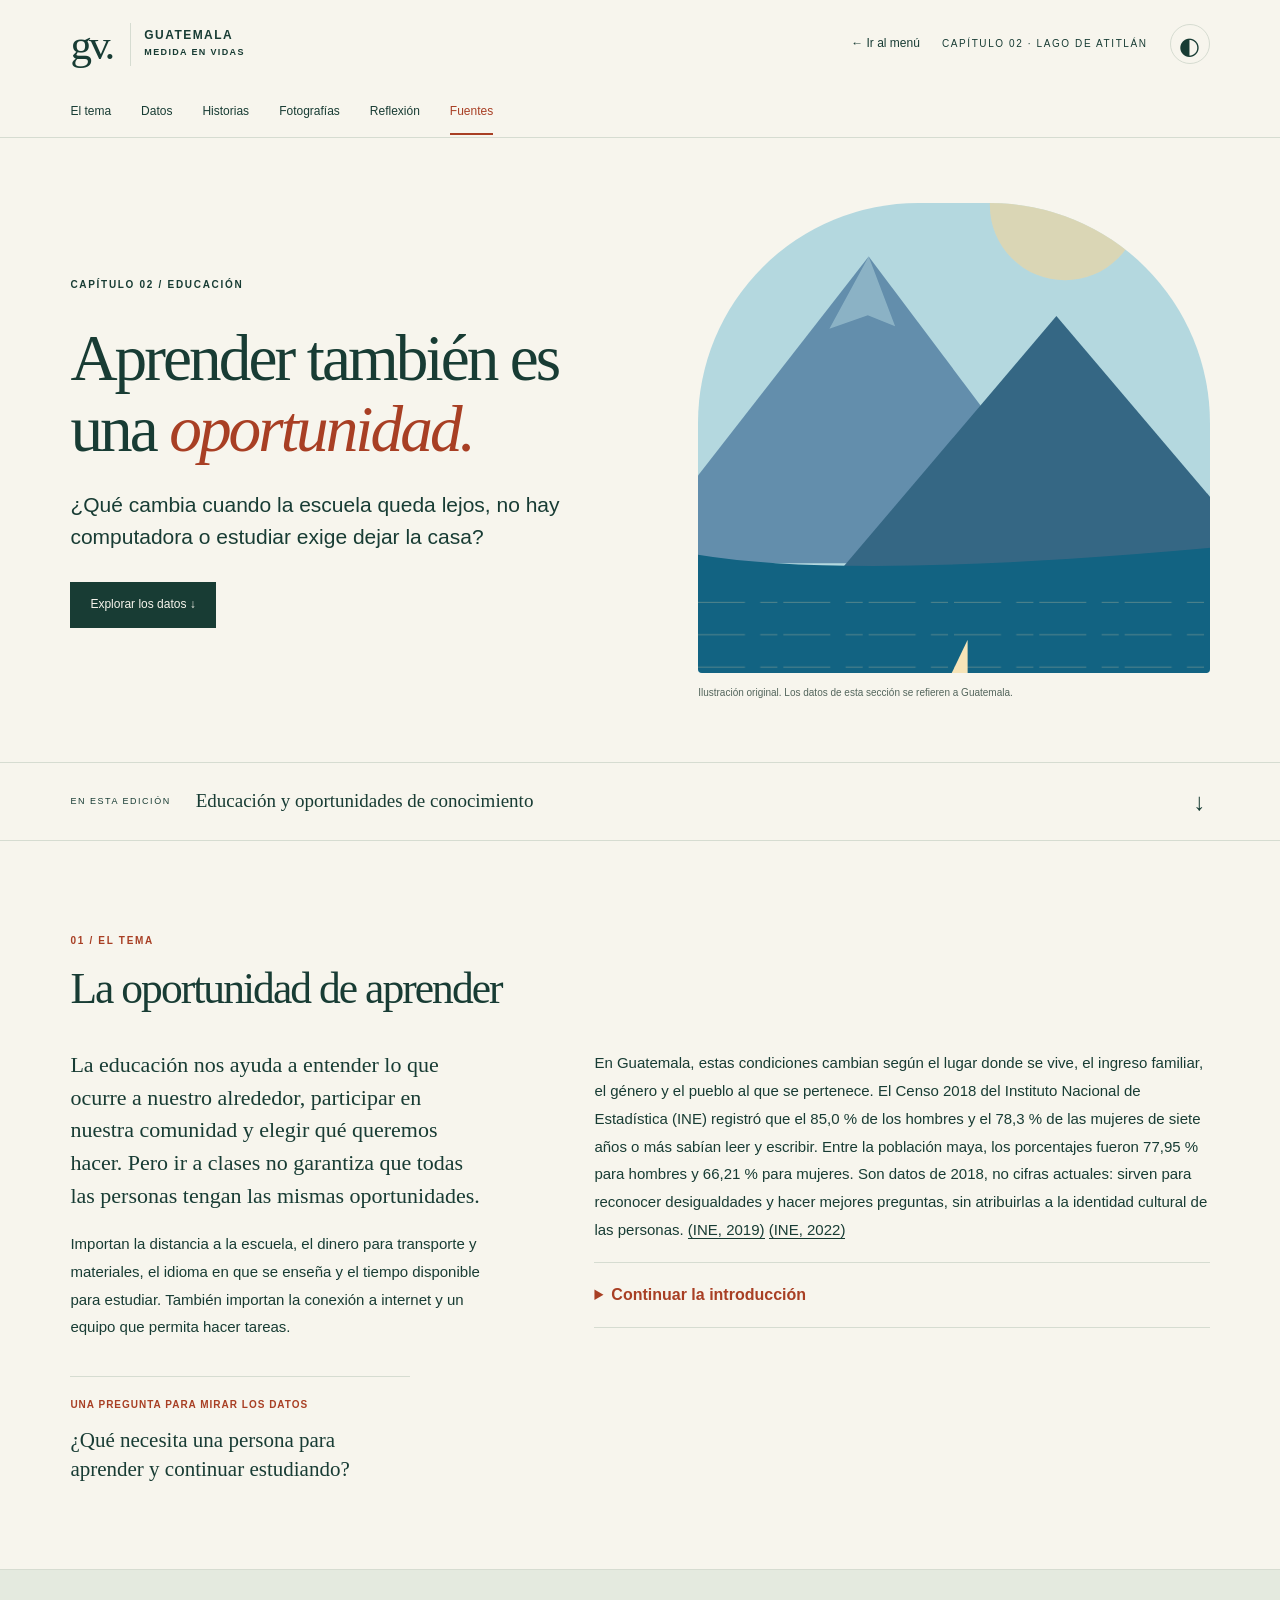
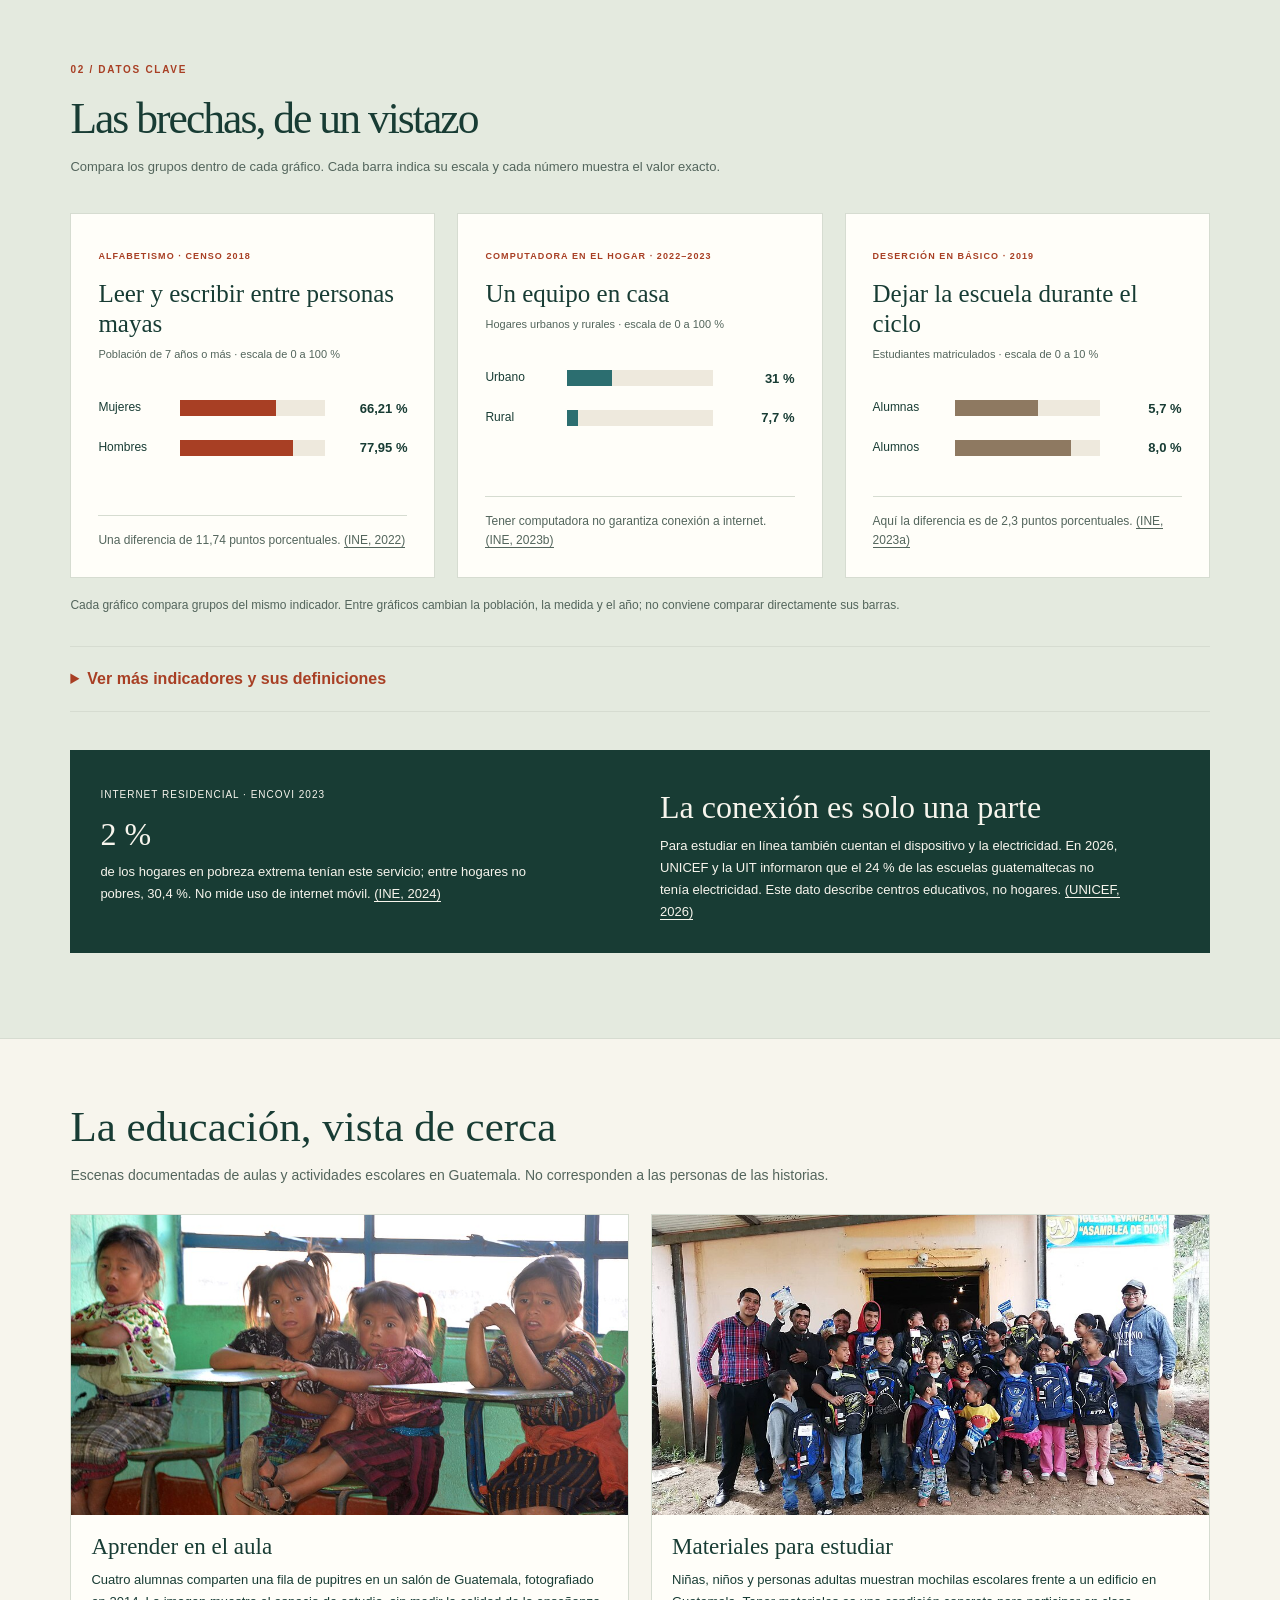
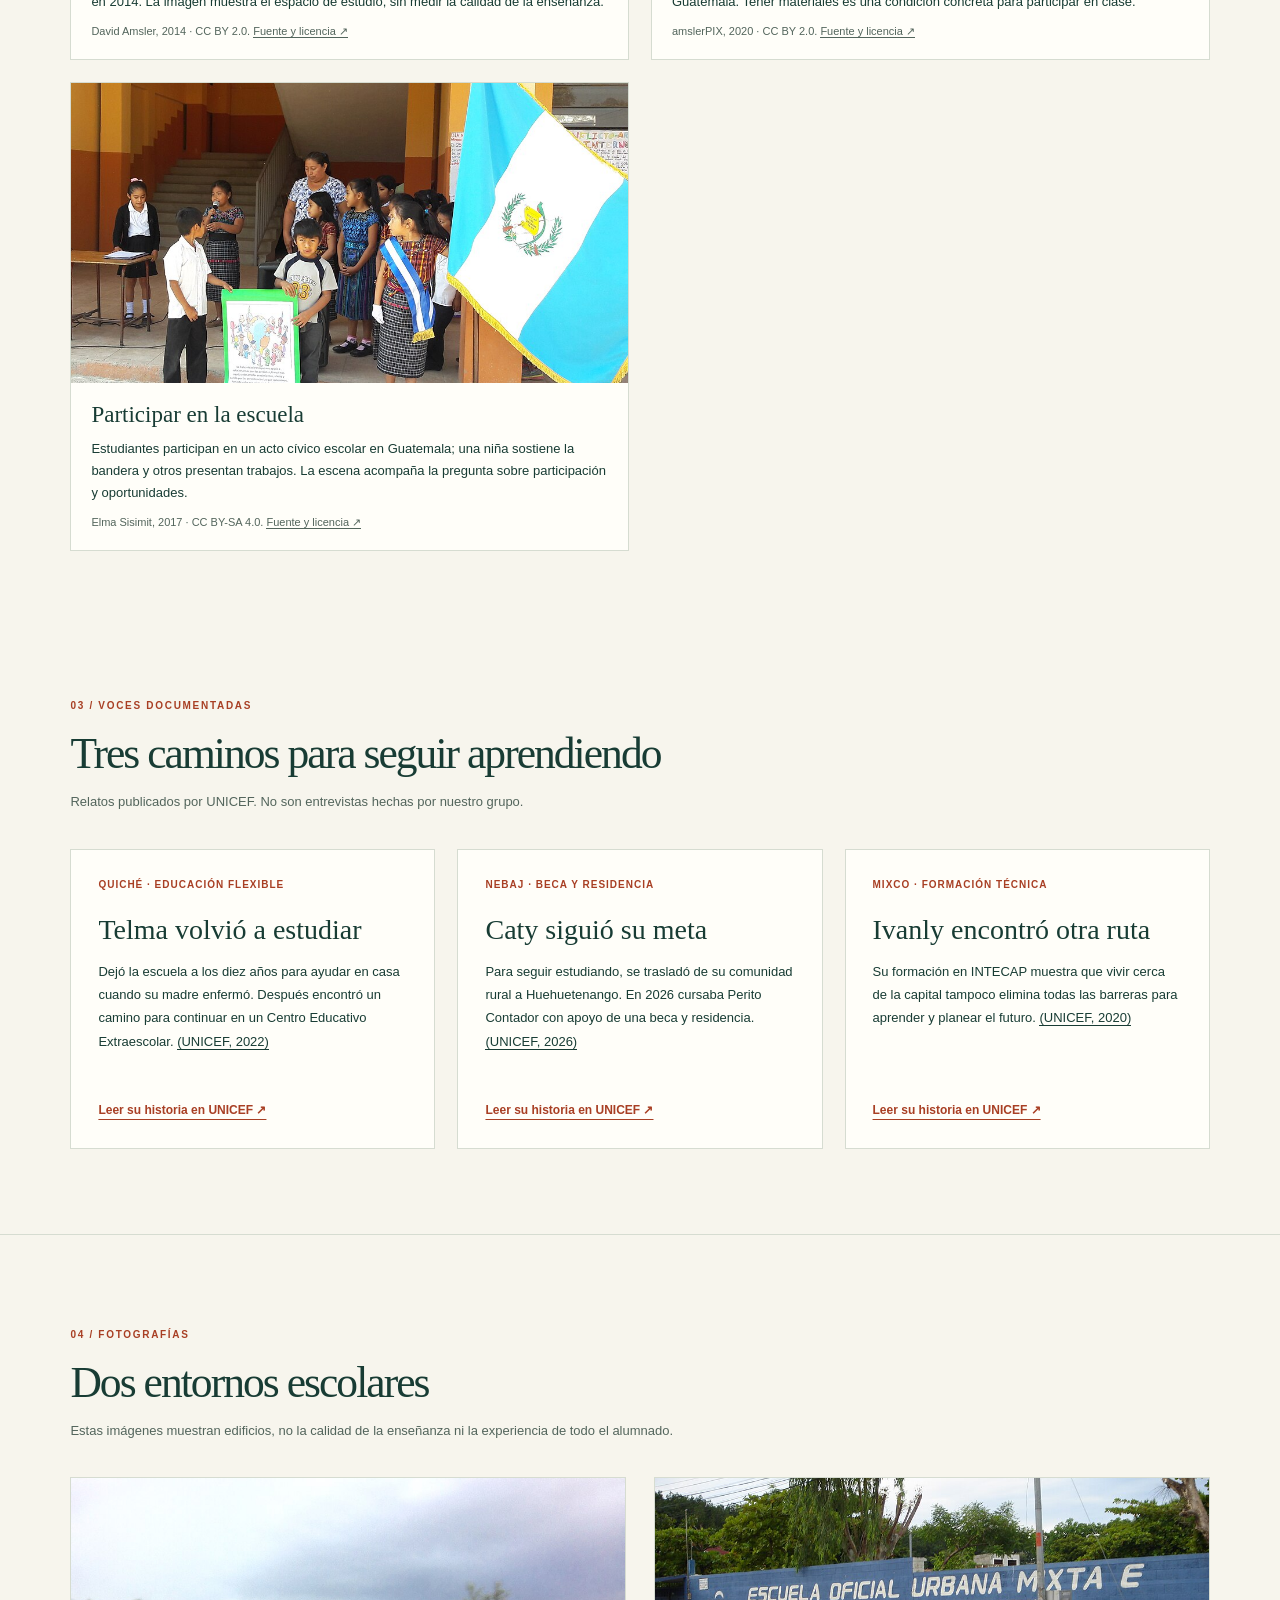
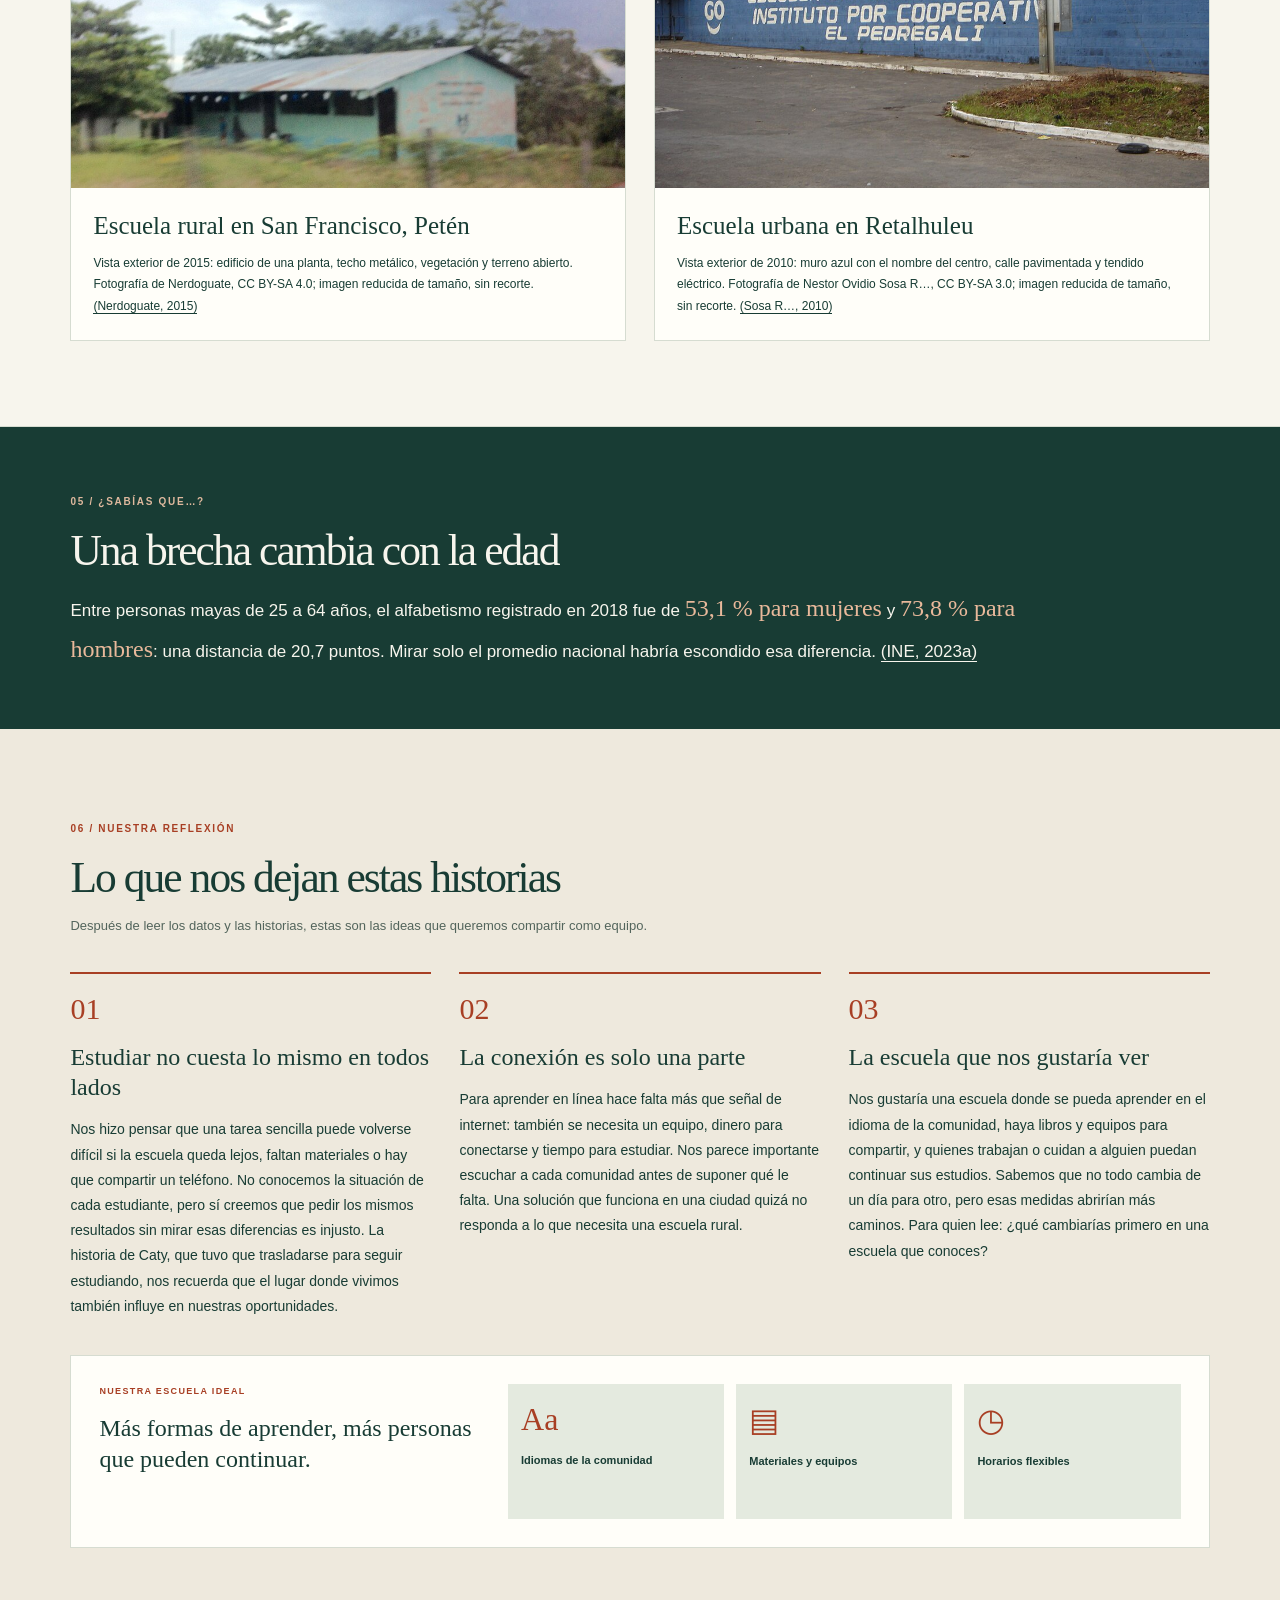
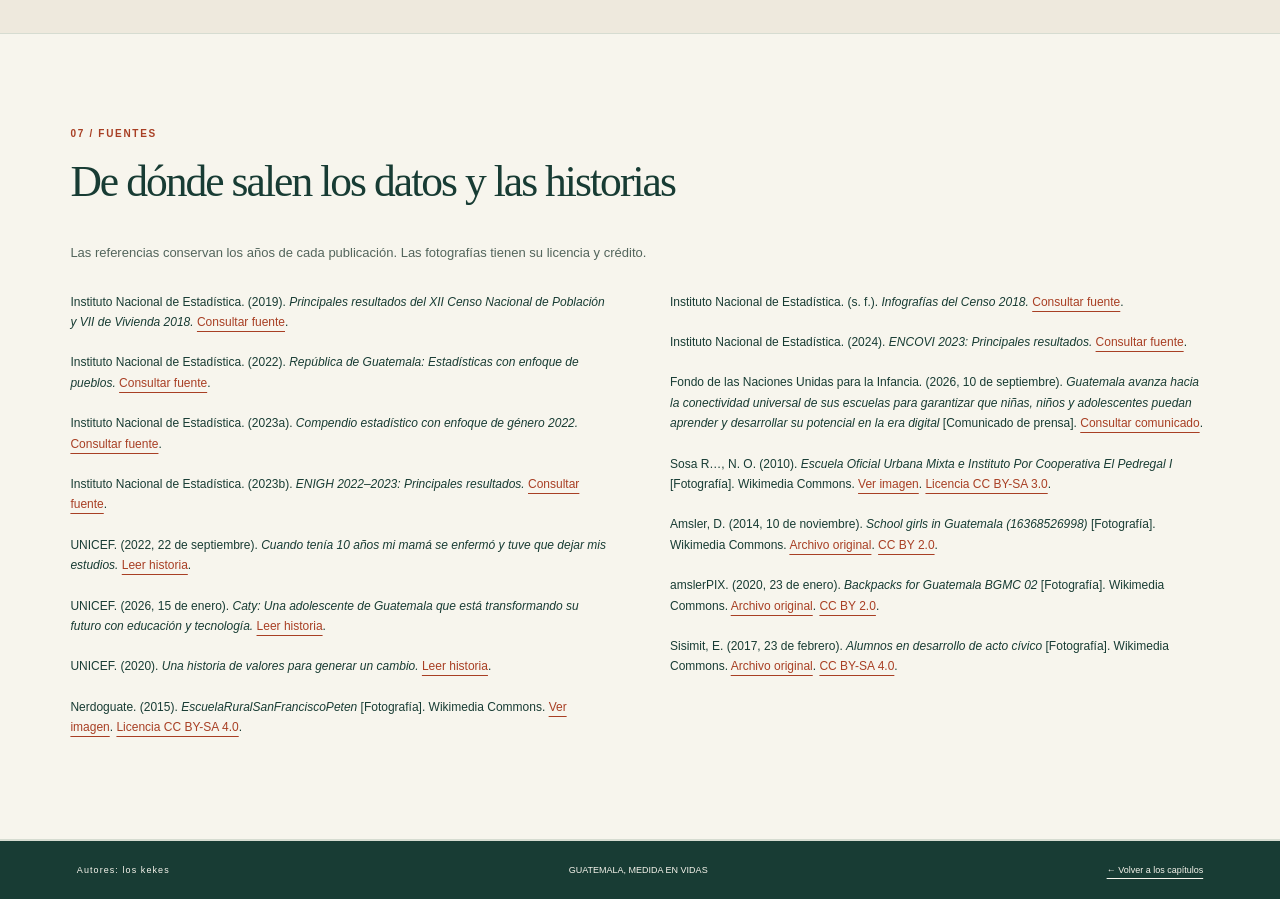
<file: capitulo-2.html>
<!DOCTYPE html>

<html lang="es">
<head>
<meta charset="utf-8"/><meta content="width=device-width,initial-scale=1" name="viewport"/>
<meta content="Educación y oportunidades de aprender en Guatemala: datos, historias y reflexión." name="description"/>
<meta content="light dark" name="color-scheme"/>
<title>Capítulo 2 · Educación y oportunidades — Guatemala, medida en vidas</title>
<link href="capitulos.css" rel="stylesheet"/><link href="educacion.css?v=3" rel="stylesheet"/>
<script defer="" src="educacion.js?v=2"></script>
<link href="fotografias-revista.css?v=1" rel="stylesheet"/>
<link rel="icon" type="image/svg+xml" href="assets/favicon.svg"/>
</head>
<body class="education-page">
<a class="skip-chapters" href="#contenido">Saltar al contenido</a>
<div aria-hidden="true" class="edu-progress"></div>
<header class="education-header"><div class="edu-topline"><a aria-label="Ir al menú de capítulos" class="edu-brand" href="menu.html"><span class="edu-brand-mark">gv.</span><span>GUATEMALA<br/><small>MEDIDA EN VIDAS</small></span></a><div class="edu-header-right"><a class="menu-return" href="menu.html">← Ir al menú</a><span class="edu-edition">CAPÍTULO 02 · LAGO DE ATITLÁN</span><button aria-label="Activar modo oscuro" id="edu-theme" title="Cambiar tema" type="button">◐</button><button aria-controls="edu-navigation" aria-expanded="false" id="edu-menu" type="button">Menú <span aria-hidden="true">☰</span></button></div></div><nav aria-label="Contenido del capítulo" class="edu-jump" id="edu-navigation"><a href="#introduccion">El tema</a><a href="#datos">Datos</a><a href="#historias">Historias</a><a href="#fotografias">Fotografías</a><a href="#reflexion">Reflexión</a><a href="#referencias">Fuentes</a></nav></header>
<main id="contenido">
<section class="edu-hero"><div><p class="kicker">CAPÍTULO 02 / EDUCACIÓN</p><h1>Aprender también es una <em>oportunidad.</em></h1><p>¿Qué cambia cuando la escuela queda lejos, no hay computadora o estudiar exige dejar la casa?</p><a class="edu-button" href="#datos">Explorar los datos ↓</a></div><figure><img alt="Ilustración del Lago de Atitlán que identifica este capítulo" height="1000" src="assets/capitulo-2.svg" width="600"/><figcaption>Ilustración original. Los datos de esta sección se refieren a Guatemala.</figcaption></figure></section>
<div class="edu-issue-strip"><span>EN ESTA EDICIÓN</span><p>Educación y oportunidades de conocimiento</p><span aria-hidden="true">↓</span></div>
<section class="edu-section" id="introduccion"><div class="section-top"><span>01 / EL TEMA</span><h2>La oportunidad de aprender</h2></div><div class="intro-grid"><div class="intro-lead"><p>La educación nos ayuda a entender lo que ocurre a nuestro alrededor, participar en nuestra comunidad y elegir qué queremos hacer. Pero ir a clases no garantiza que todas las personas tengan las mismas oportunidades.</p><p>Importan la distancia a la escuela, el dinero para transporte y materiales, el idioma en que se enseña y el tiempo disponible para estudiar. También importan la conexión a internet y un equipo que permita hacer tareas.</p><div class="intro-mark"><strong>Una pregunta para mirar los datos</strong><span>¿Qué necesita una persona para aprender y continuar estudiando?</span></div></div><div class="intro-rest"><p>En Guatemala, estas condiciones cambian según el lugar donde se vive, el ingreso familiar, el género y el pueblo al que se pertenece. El Censo 2018 del Instituto Nacional de Estadística (INE) registró que el 85,0 % de los hombres y el 78,3 % de las mujeres de siete años o más sabían leer y escribir. Entre la población maya, los porcentajes fueron 77,95 % para hombres y 66,21 % para mujeres. Son datos de 2018, no cifras actuales: sirven para reconocer desigualdades y hacer mejores preguntas, sin atribuirlas a la identidad cultural de las personas. <a class="citation" href="#ref-censo">(INE, 2019)</a> <a class="citation" href="#ref-pueblos">(INE, 2022)</a></p><details><summary>Continuar la introducción</summary><p>La experiencia escolar tampoco termina al aprender a leer. Seguir estudiando puede ser difícil si alguien debe cuidar a familiares, trabajar o trasladarse lejos. Algunas personas encuentran alternativas en centros de educación flexible, becas o residencias estudiantiles. Sus historias muestran que el esfuerzo personal importa, pero también las condiciones que lo hacen posible. <a class="citation" href="#ref-telma">(UNICEF, 2022)</a> <a class="citation" href="#ref-caty">(UNICEF, 2026)</a></p><p>La brecha digital es otra parte del problema. Una encuesta del INE encontró que en 2022–2023 el 31 % de los hogares urbanos tenía computadora, frente al 7,7 % de los rurales. Disponer de una computadora no significa que haya conexión estable, electricidad o un espacio tranquilo para estudiar; cada indicador cuenta una parte distinta de la historia. <a class="citation" href="#ref-enigh">(INE, 2023b)</a></p><p>Por eso esta sección combina cifras, relatos y fotografías. Queremos comparar realidades sin reducir a nadie a un número. Una escuela que ofrezca materiales accesibles, enseñanza en idiomas que el alumnado comprenda y caminos para continuar después de una interrupción puede abrir más posibilidades. Al leer, vale la pena pensar en nuestra propia experiencia y en lo que cambiaríamos para que aprender dependa menos del lugar donde nacimos.</p></details></div></div></section>
<section class="edu-section" id="datos"><div class="section-top"><span>02 / DATOS CLAVE</span><h2>Las brechas, de un vistazo</h2><p>Compara los grupos dentro de cada gráfico. Cada barra indica su escala y cada número muestra el valor exacto.</p></div><div class="chart-grid">
<figure aria-labelledby="chart-literacy-title" class="comparison-chart"><figcaption><span>ALFABETISMO · CENSO 2018</span><h3 id="chart-literacy-title">Leer y escribir entre personas mayas</h3><p>Población de 7 años o más · escala de 0 a 100 %</p></figcaption><div aria-label="Mujeres mayas: 66,21 por ciento. Hombres mayas: 77,95 por ciento." class="chart-rows" role="img"><div class="chart-row"><span>Mujeres</span><div class="chart-track"><span style="--value:66.21%"></span></div><strong>66,21 %</strong></div><div class="chart-row"><span>Hombres</span><div class="chart-track"><span style="--value:77.95%"></span></div><strong>77,95 %</strong></div></div><p class="chart-note">Una diferencia de 11,74 puntos porcentuales. <a class="citation" href="#ref-pueblos">(INE, 2022)</a></p></figure>
<figure aria-labelledby="chart-computer-title" class="comparison-chart"><figcaption><span>COMPUTADORA EN EL HOGAR · 2022–2023</span><h3 id="chart-computer-title">Un equipo en casa</h3><p>Hogares urbanos y rurales · escala de 0 a 100 %</p></figcaption><div aria-label="Hogares urbanos con computadora: 31 por ciento. Hogares rurales: 7,7 por ciento." class="chart-rows" role="img"><div class="chart-row"><span>Urbano</span><div class="chart-track"><span style="--value:31%"></span></div><strong>31 %</strong></div><div class="chart-row"><span>Rural</span><div class="chart-track"><span style="--value:7.7%"></span></div><strong>7,7 %</strong></div></div><p class="chart-note">Tener computadora no garantiza conexión a internet. <a class="citation" href="#ref-enigh">(INE, 2023b)</a></p></figure>
<figure aria-labelledby="chart-dropout-title" class="comparison-chart"><figcaption><span>DESERCIÓN EN BÁSICO · 2019</span><h3 id="chart-dropout-title">Dejar la escuela durante el ciclo</h3><p>Estudiantes matriculados · escala de 0 a 10 %</p></figcaption><div aria-label="Escala de cero a diez por ciento. Alumnas: 5,7 por ciento. Alumnos: 8,0 por ciento." class="chart-rows" role="img"><div class="chart-row"><span>Alumnas</span><div class="chart-track"><span style="--value:57%"></span></div><strong>5,7 %</strong></div><div class="chart-row"><span>Alumnos</span><div class="chart-track"><span style="--value:80%"></span></div><strong>8,0 %</strong></div></div><p class="chart-note">Aquí la diferencia es de 2,3 puntos porcentuales. <a class="citation" href="#ref-genero">(INE, 2023a)</a></p></figure>
</div><p class="data-caution">Cada gráfico compara grupos del mismo indicador. Entre gráficos cambian la población, la medida y el año; no conviene comparar directamente sus barras.</p><details class="data-more"><summary>Ver más indicadores y sus definiciones</summary><div class="table-scroll"><table><caption>Indicadores educativos seleccionados de Guatemala</caption><thead><tr><th scope="col">Indicador</th><th scope="col">Mujeres</th><th scope="col">Hombres</th><th scope="col">Año</th></tr></thead><tbody><tr><th scope="row">Alfabetismo, personas de 7 años o más</th><td>78,3 %</td><td>85,0 %</td><td>2018</td></tr><tr><th scope="row">Años promedio de estudio, personas de 7 años o más</th><td>5,3</td><td>5,8</td><td>2018</td></tr><tr><th scope="row">Deserción en primaria, estudiantes matriculados</th><td>3,9 %</td><td>4,5 %</td><td>2019</td></tr><tr><th scope="row">Deserción en básico, estudiantes matriculados</th><td>5,7 %</td><td>8,0 %</td><td>2019</td></tr></tbody></table></div><p>«Alfabetismo» significa saber leer y escribir. «Deserción» se refiere a dejar la escuela durante el ciclo escolar. <a class="citation" href="#ref-censo">(INE, 2019)</a> <a class="citation" href="#ref-genero">(INE, 2023a)</a> <a class="citation" href="#ref-infografias">(INE, s. f.)</a></p><div class="table-scroll"><table><caption>Alfabetismo por sexo y pueblo de pertenencia, personas de 7 años o más, 2018</caption><thead><tr><th scope="col">Pueblo</th><th scope="col">Mujeres</th><th scope="col">Hombres</th></tr></thead><tbody><tr><th scope="row">Maya</th><td>66,21 %</td><td>77,95 %</td></tr><tr><th scope="row">Garífuna</th><td>82,92 %</td><td>87,99 %</td></tr><tr><th scope="row">Xinka</th><td>76,24 %</td><td>82,14 %</td></tr><tr><th scope="row">Ladino</th><td>86,92 %</td><td>90,11 %</td></tr></tbody></table></div><p>Las categorías son las usadas por el INE en su tabulación del Censo 2018. <a class="citation" href="#ref-pueblos">(INE, 2022)</a></p></details><div class="digital-strip"><div><span>INTERNET RESIDENCIAL · ENCOVI 2023</span><strong>2 %</strong><p>de los hogares en pobreza extrema tenían este servicio; entre hogares no pobres, 30,4 %. No mide uso de internet móvil. <a class="citation" href="#ref-encovi">(INE, 2024)</a></p></div><div><strong>La conexión es solo una parte</strong><p>Para estudiar en línea también cuentan el dispositivo y la electricidad. En 2026, UNICEF y la UIT informaron que el 24 % de las escuelas guatemaltecas no tenía electricidad. Este dato describe centros educativos, no hogares. <a class="citation" href="#ref-conectividad">(UNICEF, 2026)</a></p></div></div></section>
<section aria-label="Galería fotográfica con fuentes verificadas" class="editorial-photos"><h2>La educación, vista de cerca</h2><p class="photo-intro">Escenas documentadas de aulas y actividades escolares en Guatemala. No corresponden a las personas de las historias.</p><div class="editorial-photo-grid"><figure><img alt="Cuatro niñas sentadas en pupitres frente a ventanas de un aula guatemalteca." decoding="async" loading="lazy" src="assets/commons-escuela-ninas.jpg"/><figcaption><strong>Aprender en el aula</strong>Cuatro alumnas comparten una fila de pupitres en un salón de Guatemala, fotografiado en 2014. La imagen muestra el espacio de estudio, sin medir la calidad de la enseñanza.<small>David Amsler, 2014 · CC BY 2.0. <a class="citation" href="#ref-foto-ninas">Fuente y licencia ↗</a></small></figcaption></figure><figure><img alt="Grupo de niñas, niños y personas adultas con mochilas frente a un edificio." decoding="async" loading="lazy" src="assets/commons-mochilas-escolares.jpg"/><figcaption><strong>Materiales para estudiar</strong>Niñas, niños y personas adultas muestran mochilas escolares frente a un edificio en Guatemala. Tener materiales es una condición concreta para participar en clase.<small>amslerPIX, 2020 · CC BY 2.0. <a class="citation" href="#ref-foto-mochilas">Fuente y licencia ↗</a></small></figcaption></figure><figure><img alt="Alumnas y alumnos participan en un acto escolar junto a una bandera de Guatemala." decoding="async" loading="lazy" src="assets/commons-acto-civico.jpg"/><figcaption><strong>Participar en la escuela</strong>Estudiantes participan en un acto cívico escolar en Guatemala; una niña sostiene la bandera y otros presentan trabajos. La escena acompaña la pregunta sobre participación y oportunidades.<small>Elma Sisimit, 2017 · CC BY-SA 4.0. <a class="citation" href="#ref-foto-acto">Fuente y licencia ↗</a></small></figcaption></figure></div></section>
<section class="edu-section" id="historias"><div class="section-top"><span>03 / VOCES DOCUMENTADAS</span><h2>Tres caminos para seguir aprendiendo</h2><p>Relatos publicados por UNICEF. No son entrevistas hechas por nuestro grupo.</p></div><div class="story-grid"><article><span>QUICHÉ · EDUCACIÓN FLEXIBLE</span><h3>Telma volvió a estudiar</h3><p>Dejó la escuela a los diez años para ayudar en casa cuando su madre enfermó. Después encontró un camino para continuar en un Centro Educativo Extraescolar. <a class="citation" href="#ref-telma">(UNICEF, 2022)</a></p><a href="https://www.unicef.org/guatemala/historias/cuando-ten%C3%ADa-10-a%C3%B1os-mi-mam%C3%A1-se-enferm%C3%B3-y-tuve-que-dejar-mis-estudios%C2%A8">Leer su historia en UNICEF ↗</a></article><article><span>NEBAJ · BECA Y RESIDENCIA</span><h3>Caty siguió su meta</h3><p>Para seguir estudiando, se trasladó de su comunidad rural a Huehuetenango. En 2026 cursaba Perito Contador con apoyo de una beca y residencia. <a class="citation" href="#ref-caty">(UNICEF, 2026)</a></p><a href="https://www.unicef.org/guatemala/historias/caty-una-adolescente-de-guatemala-que-est%C3%A1-transformando-su-futuro-con-educaci%C3%B3n-y">Leer su historia en UNICEF ↗</a></article><article><span>MIXCO · FORMACIÓN TÉCNICA</span><h3>Ivanly encontró otra ruta</h3><p>Su formación en INTECAP muestra que vivir cerca de la capital tampoco elimina todas las barreras para aprender y planear el futuro. <a class="citation" href="#ref-ivanly">(UNICEF, 2020)</a></p><a href="https://www.unicef.org/guatemala/historias/una-historia-de-valores-para-generar-un-cambio">Leer su historia en UNICEF ↗</a></article></div></section>
<section class="edu-section" id="fotografias"><div class="section-top"><span>04 / FOTOGRAFÍAS</span><h2>Dos entornos escolares</h2><p>Estas imágenes muestran edificios, no la calidad de la enseñanza ni la experiencia de todo el alumnado.</p></div><div class="photo-grid"><figure><img alt="Escuela rural de una planta con paredes verde claro, techo metálico y vegetación alrededor" height="702" loading="lazy" src="assets/educacion-rural-peten.jpg" width="960"/><figcaption><strong>Escuela rural en San Francisco, Petén</strong><span>Vista exterior de 2015: edificio de una planta, techo metálico, vegetación y terreno abierto. Fotografía de Nerdoguate, CC BY-SA 4.0; imagen reducida de tamaño, sin recorte. <a class="citation" href="#ref-foto-rural">(Nerdoguate, 2015)</a></span></figcaption></figure><figure><img alt="Muro azul con el nombre de la Escuela Oficial Urbana Mixta El Pedregal I, junto a una calle pavimentada" height="720" loading="lazy" src="assets/educacion-urbana-retalhuleu.jpg" width="960"/><figcaption><strong>Escuela urbana en Retalhuleu</strong><span>Vista exterior de 2010: muro azul con el nombre del centro, calle pavimentada y tendido eléctrico. Fotografía de Nestor Ovidio Sosa R…, CC BY-SA 3.0; imagen reducida de tamaño, sin recorte. <a class="citation" href="#ref-foto-urbana">(Sosa R…, 2010)</a></span></figcaption></figure></div></section>
<aside class="did-you-know"><span>05 / ¿SABÍAS QUE…?</span><h2>Una brecha cambia con la edad</h2><p>Entre personas mayas de 25 a 64 años, el alfabetismo registrado en 2018 fue de <strong>53,1 % para mujeres</strong> y <strong>73,8 % para hombres</strong>: una distancia de 20,7 puntos. Mirar solo el promedio nacional habría escondido esa diferencia. <a class="citation" href="#ref-genero">(INE, 2023a)</a></p></aside>

<section class="edu-section" id="reflexion"><div class="section-top"><span>06 / NUESTRA REFLEXIÓN</span><h2>Lo que nos dejan estas historias</h2><p>Después de leer los datos y las historias, estas son las ideas que queremos compartir como equipo.</p></div><div class="question-list">
<article><b>01</b><h3>Estudiar no cuesta lo mismo en todos lados</h3><p>Nos hizo pensar que una tarea sencilla puede volverse difícil si la escuela queda lejos, faltan materiales o hay que compartir un teléfono. No conocemos la situación de cada estudiante, pero sí creemos que pedir los mismos resultados sin mirar esas diferencias es injusto. La historia de Caty, que tuvo que trasladarse para seguir estudiando, nos recuerda que el lugar donde vivimos también influye en nuestras oportunidades.</p></article>
<article><b>02</b><h3>La conexión es solo una parte</h3><p>Para aprender en línea hace falta más que señal de internet: también se necesita un equipo, dinero para conectarse y tiempo para estudiar. Nos parece importante escuchar a cada comunidad antes de suponer qué le falta. Una solución que funciona en una ciudad quizá no responda a lo que necesita una escuela rural.</p></article>
<article><b>03</b><h3>La escuela que nos gustaría ver</h3><p>Nos gustaría una escuela donde se pueda aprender en el idioma de la comunidad, haya libros y equipos para compartir, y quienes trabajan o cuidan a alguien puedan continuar sus estudios. Sabemos que no todo cambia de un día para otro, pero esas medidas abrirían más caminos. Para quien lee: ¿qué cambiarías primero en una escuela que conoces?</p></article>
</div><div class="ideal-school"><div class="ideal-school-title"><span>NUESTRA ESCUELA IDEAL</span><strong>Más formas de aprender, más personas que pueden continuar.</strong></div><div aria-label="Ilustración de tres propuestas: idiomas de la comunidad, materiales y equipos compartidos, horarios flexibles" class="ideal-school-grid" role="img"><div><span aria-hidden="true">Aa</span><b>Idiomas de la comunidad</b></div><div><span aria-hidden="true">▤</span><b>Materiales y equipos</b></div><div><span aria-hidden="true">◷</span><b>Horarios flexibles</b></div></div></div></section>
<section class="edu-section references" id="referencias"><div class="section-top"><span>07 / FUENTES</span><h2>De dónde salen los datos y las historias</h2></div><p>Las referencias conservan los años de cada publicación. Las fotografías tienen su licencia y crédito.</p><ul>
<li id="ref-censo">Instituto Nacional de Estadística. (2019). <cite>Principales resultados del XII Censo Nacional de Población y VII de Vivienda 2018.</cite> <a href="https://censo2018.ine.gob.gt/archivos/Principales_resultados_Censo2018.pdf">Consultar fuente</a>.</li>
<li id="ref-pueblos">Instituto Nacional de Estadística. (2022). <cite>República de Guatemala: Estadísticas con enfoque de pueblos.</cite> <a href="https://www.ine.gob.gt/ine/wp-content/uploads/2022/07/Republica-de-Guatemala.pdf">Consultar fuente</a>.</li>
<li id="ref-genero">Instituto Nacional de Estadística. (2023a). <cite>Compendio estadístico con enfoque de género 2022.</cite> <a href="https://www.ine.gob.gt/sistema/uploads/2023/11/06/2023110622145767yh4FO7s1alkNyrsl89UhkrYrkzGtwv.pdf">Consultar fuente</a>.</li>
<li id="ref-enigh">Instituto Nacional de Estadística. (2023b). <cite>ENIGH 2022–2023: Principales resultados.</cite> <a href="https://www.ine.gob.gt/wp-content/uploads/2023/12/resultadosENIGH.pdf">Consultar fuente</a>.</li>
<li id="ref-telma">UNICEF. (2022, 22 de septiembre). <cite>Cuando tenía 10 años mi mamá se enfermó y tuve que dejar mis estudios.</cite> <a href="https://www.unicef.org/guatemala/historias/cuando-ten%C3%ADa-10-a%C3%B1os-mi-mam%C3%A1-se-enferm%C3%B3-y-tuve-que-dejar-mis-estudios%C2%A8">Leer historia</a>.</li>
<li id="ref-caty">UNICEF. (2026, 15 de enero). <cite>Caty: Una adolescente de Guatemala que está transformando su futuro con educación y tecnología.</cite> <a href="https://www.unicef.org/guatemala/historias/caty-una-adolescente-de-guatemala-que-est%C3%A1-transformando-su-futuro-con-educaci%C3%B3n-y">Leer historia</a>.</li>
<li id="ref-ivanly">UNICEF. (2020). <cite>Una historia de valores para generar un cambio.</cite> <a href="https://www.unicef.org/guatemala/historias/una-historia-de-valores-para-generar-un-cambio">Leer historia</a>.</li>
<li id="ref-foto-rural">Nerdoguate. (2015). <cite>EscuelaRuralSanFranciscoPeten</cite> [Fotografía]. Wikimedia Commons. <a href="https://commons.wikimedia.org/wiki/File:EscuelaRuralSanFranciscoPeten.jpeg">Ver imagen</a>. <a href="https://creativecommons.org/licenses/by-sa/4.0/">Licencia CC BY-SA 4.0</a>.</li>
<li id="ref-infografias">Instituto Nacional de Estadística. (s. f.). <cite>Infografías del Censo 2018.</cite> <a href="https://censo2018.ine.gob.gt/archivos/Infografias.pdf">Consultar fuente</a>.</li>
<li id="ref-encovi">Instituto Nacional de Estadística. (2024). <cite>ENCOVI 2023: Principales resultados.</cite> <a href="https://www.ine.gob.gt/sistema/uploads/2024/08/22/20240822115045oP9hz3bt6r44qxs2amGK6YQqIpGhNdg0.pdf">Consultar fuente</a>.</li>
<li id="ref-conectividad">Fondo de las Naciones Unidas para la Infancia. (2026, 10 de septiembre). <cite>Guatemala avanza hacia la conectividad universal de sus escuelas para garantizar que niñas, niños y adolescentes puedan aprender y desarrollar su potencial en la era digital</cite> [Comunicado de prensa]. <a href="https://www.unicef.org/guatemala/comunicados-prensa/guatemala-avanza-hacia-la-conectividad-universal-de-sus-escuelas-para-garantizar">Consultar comunicado</a>.</li>
<li id="ref-foto-urbana">Sosa R…, N. O. (2010). <cite>Escuela Oficial Urbana Mixta e Instituto Por Cooperativa El Pedregal I</cite> [Fotografía]. Wikimedia Commons. <a href="https://commons.wikimedia.org/wiki/File:Escuela_Oficial_Urbana_Mixta_e_Instituto_Por_Cooperativa_El_Pedregal_I_-_panoramio.jpg">Ver imagen</a>. <a href="https://creativecommons.org/licenses/by-sa/3.0/">Licencia CC BY-SA 3.0</a>.</li>
<li id="ref-foto-ninas">Amsler, D. (2014, 10 de noviembre). <cite>School girls in Guatemala (16368526998)</cite> [Fotografía]. Wikimedia Commons. <a href="https://commons.wikimedia.org/wiki/File:School_girls_in_Guatemala_(16368526998).jpg">Archivo original</a>. <a href="https://creativecommons.org/licenses/by/2.0/">CC BY 2.0</a>.</li>
<li id="ref-foto-mochilas">amslerPIX. (2020, 23 de enero). <cite>Backpacks for Guatemala BGMC 02</cite> [Fotografía]. Wikimedia Commons. <a href="https://commons.wikimedia.org/wiki/File:Backpacks_for_Guatemala_BGMC_02.jpg">Archivo original</a>. <a href="https://creativecommons.org/licenses/by/2.0/">CC BY 2.0</a>.</li>
<li id="ref-foto-acto">Sisimit, E. (2017, 23 de febrero). <cite>Alumnos en desarrollo de acto cívico</cite> [Fotografía]. Wikimedia Commons. <a href="https://commons.wikimedia.org/wiki/File:Alumnos_en_desarrollo_de_acto_c%C3%ADvico.jpg">Archivo original</a>. <a href="https://creativecommons.org/licenses/by-sa/4.0/">CC BY-SA 4.0</a>.</li>
</ul></section>
</main><footer class="contents-footer education-footer"><span>Autores: los kekes</span><span>GUATEMALA, MEDIDA EN VIDAS</span><a href="menu.html">← Volver a los capítulos</a></footer>
</body></html>
</file>
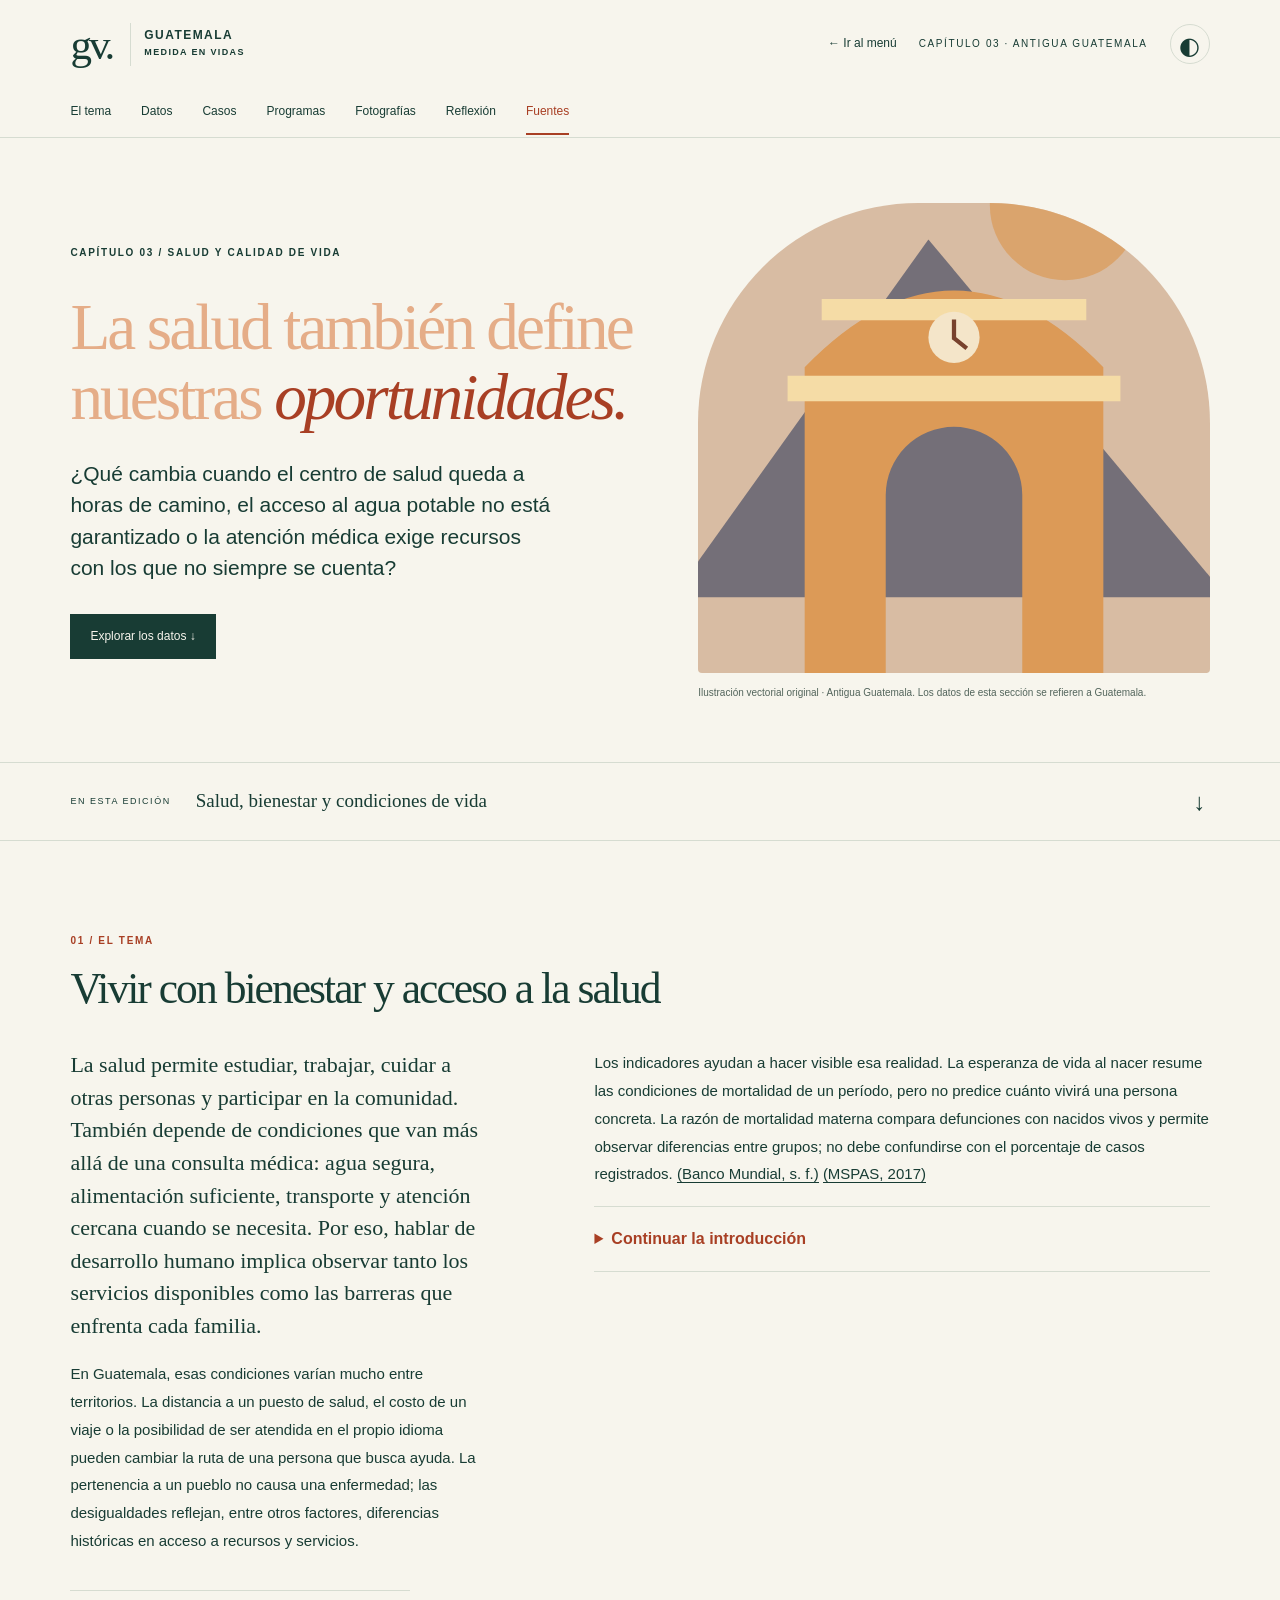
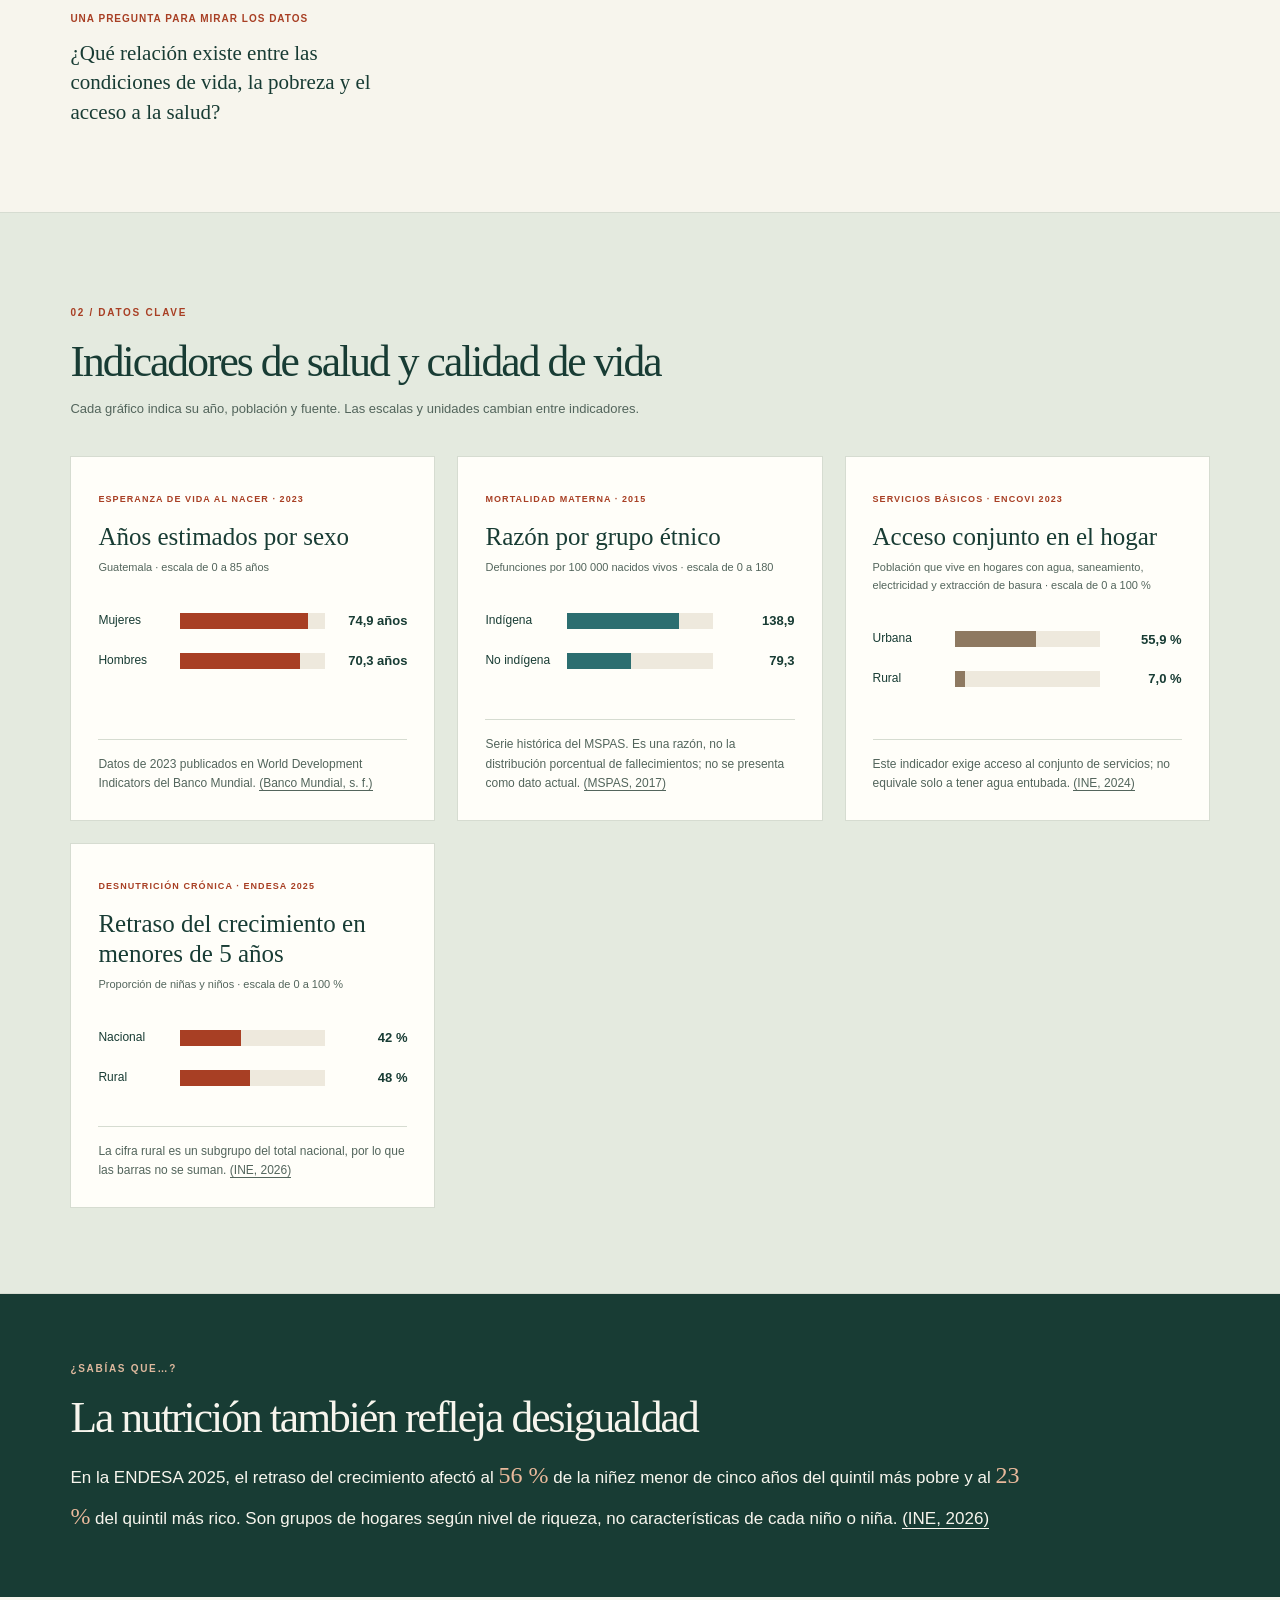
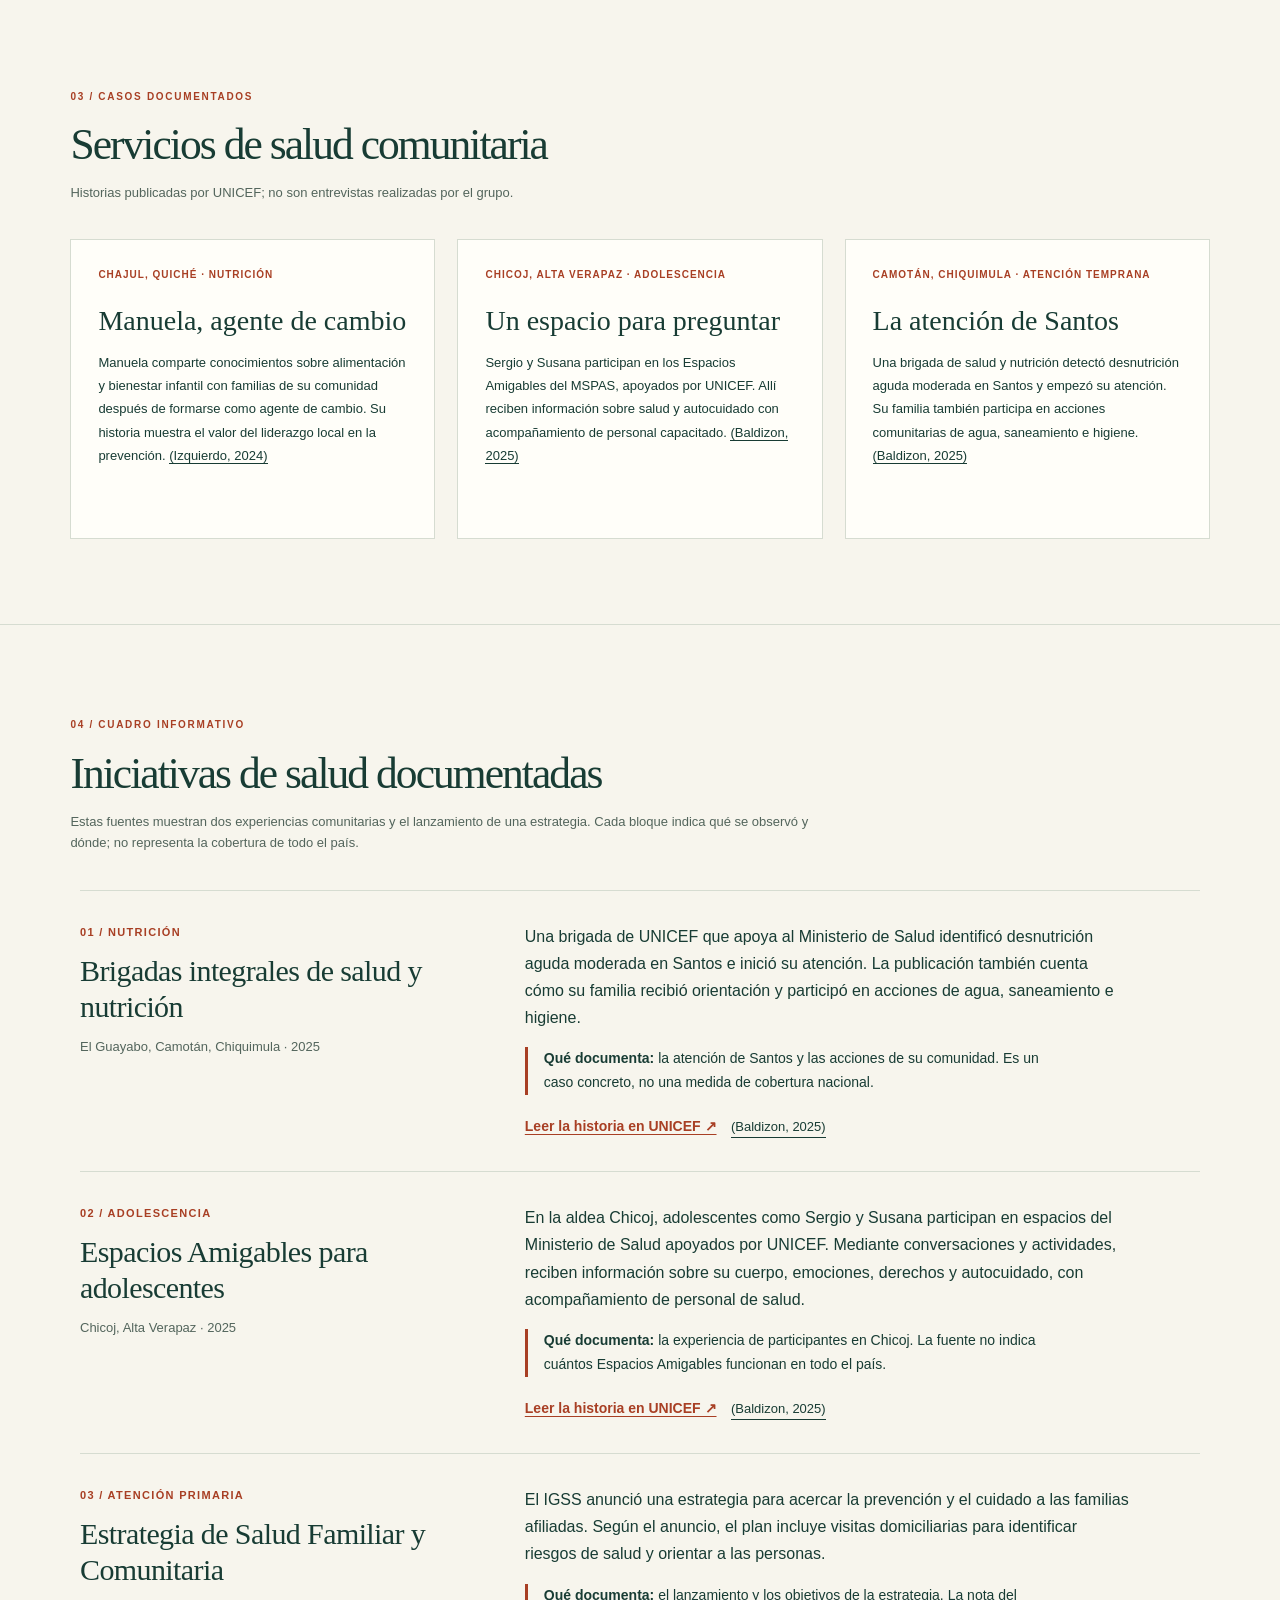
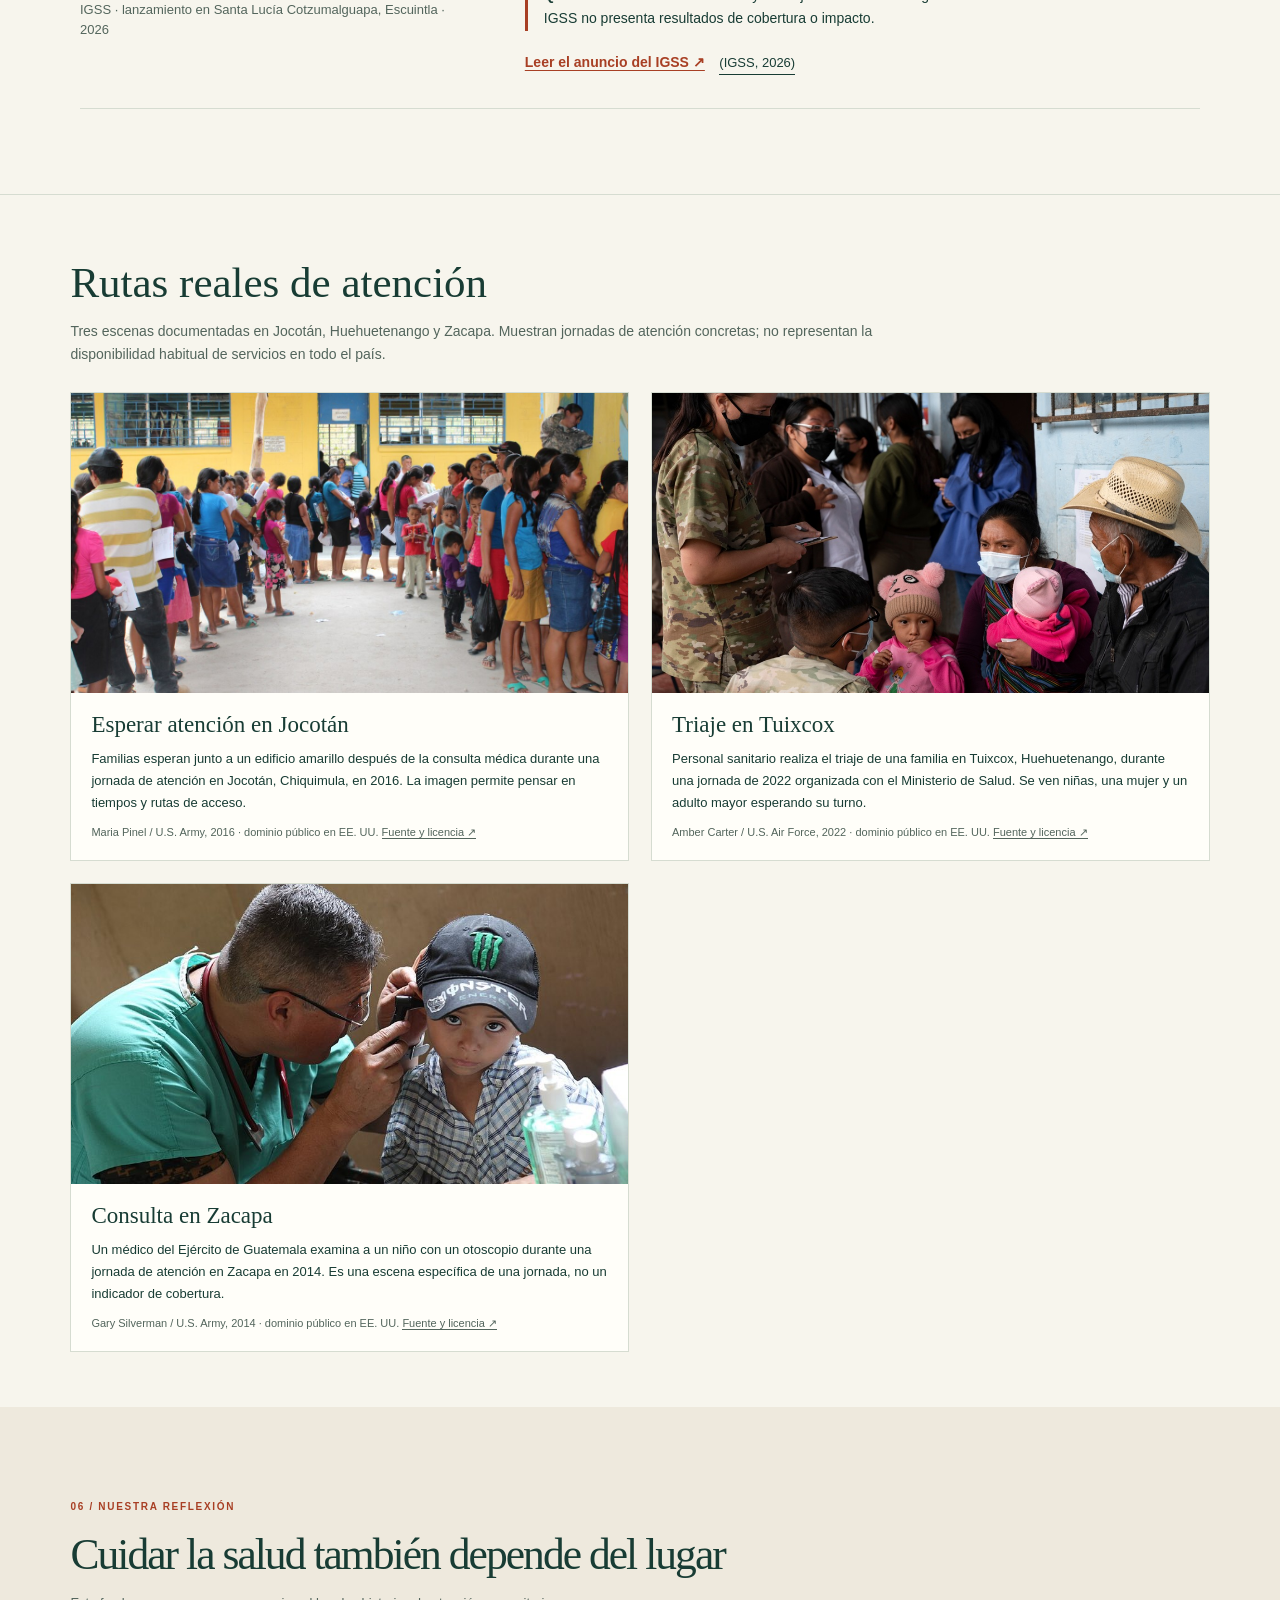
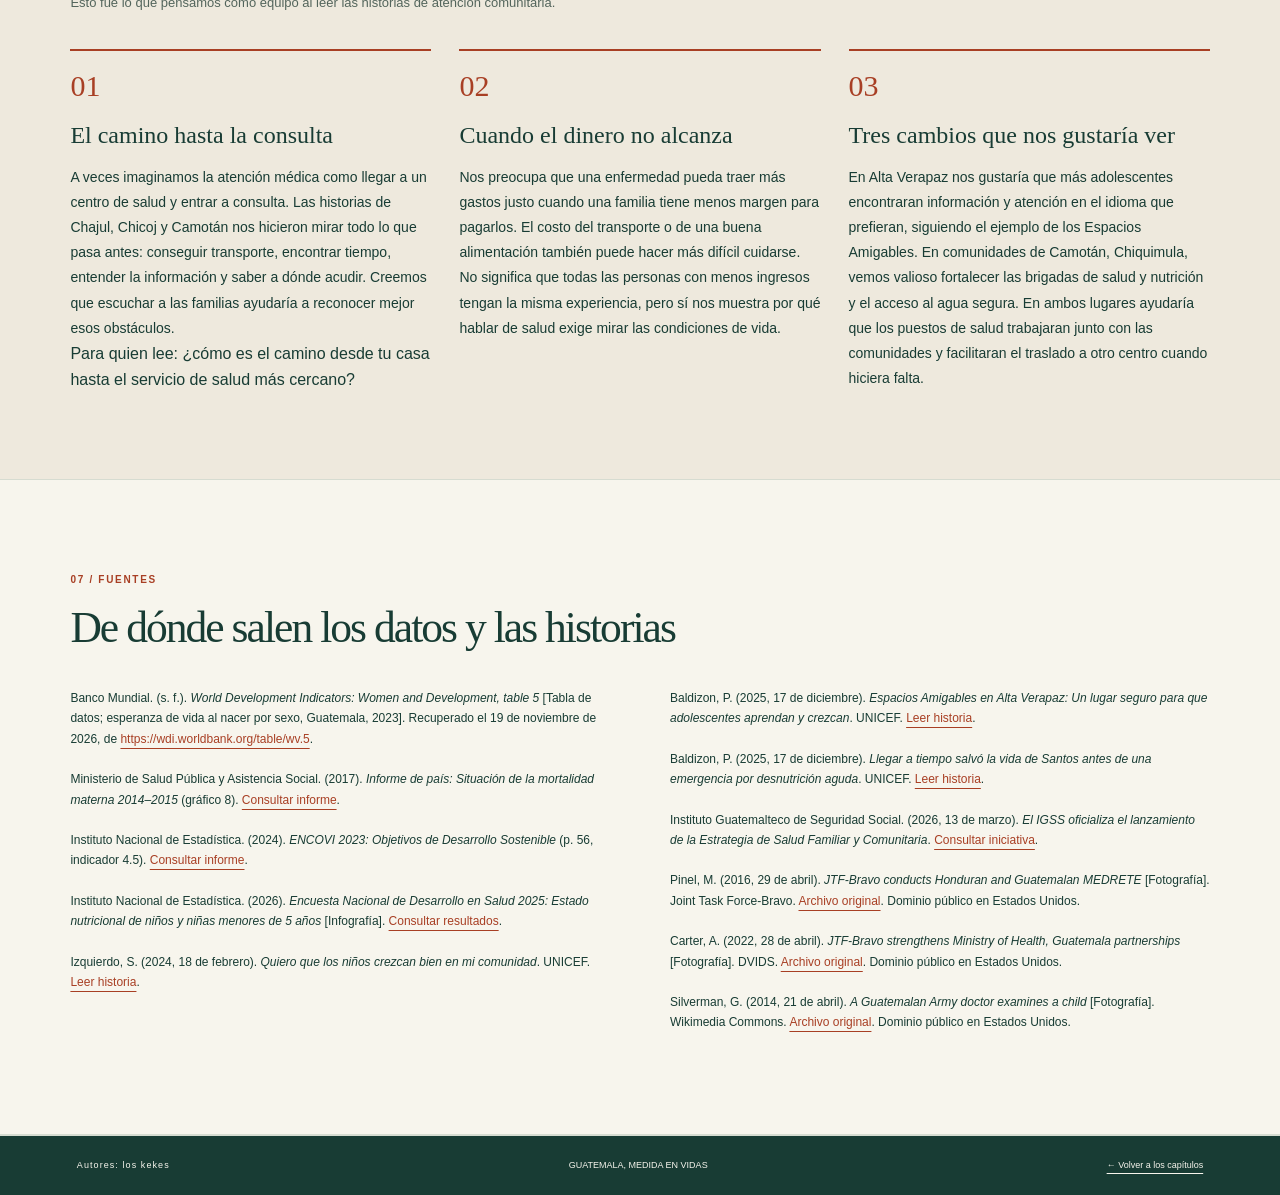
<file: capitulo-3.html>
<!DOCTYPE html>

<html lang="es">
<head>
<meta charset="utf-8"/><meta content="width=device-width,initial-scale=1" name="viewport"/>
<meta content="Salud y calidad de vida en Guatemala: datos, historias y reflexión." name="description"/>
<meta content="light dark" name="color-scheme"/>
<title>Capítulo 3 · Salud y calidad de vida — Guatemala, medida en vidas</title>
<link href="capitulos.css" rel="stylesheet"/><link href="educacion.css?v=3" rel="stylesheet"/><link href="programas-salud.css?v=1" rel="stylesheet"/>
<script defer="" src="educacion.js?v=2"></script>
<link href="fotografias-revista.css?v=1" rel="stylesheet"/>
<link rel="icon" type="image/svg+xml" href="assets/favicon.svg"/>
</head>
<body class="education-page" style="--place-accent:#e5ad88">
<a class="skip-chapters" href="#contenido">Saltar al contenido</a>
<div aria-hidden="true" class="edu-progress"></div>
<header class="education-header"><div class="edu-topline"><a aria-label="Ir al menú de capítulos" class="edu-brand" href="menu.html"><span class="edu-brand-mark">gv.</span><span>GUATEMALA<br/><small>MEDIDA EN VIDAS</small></span></a><div class="edu-header-right"><a class="menu-return" href="menu.html">← Ir al menú</a><span class="edu-edition">CAPÍTULO 03 · ANTIGUA GUATEMALA</span><button aria-label="Activar modo oscuro" id="edu-theme" title="Cambiar tema" type="button">◐</button><button aria-controls="edu-navigation" aria-expanded="false" id="edu-menu" type="button">Menú <span aria-hidden="true">☰</span></button></div></div><nav aria-label="Contenido del capítulo" class="edu-jump" id="edu-navigation"><a href="#introduccion">El tema</a><a href="#datos">Datos</a><a href="#historias">Casos</a><a href="#programas">Programas</a><a href="#fotografias">Fotografías</a><a href="#reflexion">Reflexión</a><a href="#referencias">Fuentes</a></nav></header>
<main id="contenido">
<section class="edu-hero"><div><p class="kicker">CAPÍTULO 03 / SALUD Y CALIDAD DE VIDA</p><h1 style="color:var(--place-accent,#e5ad88)">La salud también define nuestras <em>oportunidades.</em></h1><p>¿Qué cambia cuando el centro de salud queda a horas de camino, el acceso al agua potable no está garantizado o la atención médica exige recursos con los que no siempre se cuenta?</p><a class="edu-button" href="#datos">Explorar los datos ↓</a></div><figure><img alt="Ilustración de Antigua Guatemala que identifica este capítulo" height="1000" src="assets/capitulo-3.svg" width="600"/><figcaption>Ilustración vectorial original · Antigua Guatemala. Los datos de esta sección se refieren a Guatemala.</figcaption></figure></section>
<div class="edu-issue-strip"><span>EN ESTA EDICIÓN</span><p>Salud, bienestar y condiciones de vida</p><span aria-hidden="true">↓</span></div>
<section class="edu-section" id="introduccion"><div class="section-top"><span>01 / EL TEMA</span><h2>Vivir con bienestar y acceso a la salud</h2></div><div class="intro-grid"><div class="intro-lead"><p>La salud permite estudiar, trabajar, cuidar a otras personas y participar en la comunidad. También depende de condiciones que van más allá de una consulta médica: agua segura, alimentación suficiente, transporte y atención cercana cuando se necesita. Por eso, hablar de desarrollo humano implica observar tanto los servicios disponibles como las barreras que enfrenta cada familia.</p><p>En Guatemala, esas condiciones varían mucho entre territorios. La distancia a un puesto de salud, el costo de un viaje o la posibilidad de ser atendida en el propio idioma pueden cambiar la ruta de una persona que busca ayuda. La pertenencia a un pueblo no causa una enfermedad; las desigualdades reflejan, entre otros factores, diferencias históricas en acceso a recursos y servicios.</p><div class="intro-mark"><strong>Una pregunta para mirar los datos</strong><span>¿Qué relación existe entre las condiciones de vida, la pobreza y el acceso a la salud?</span></div></div><div class="intro-rest"><p>Los indicadores ayudan a hacer visible esa realidad. La esperanza de vida al nacer resume las condiciones de mortalidad de un período, pero no predice cuánto vivirá una persona concreta. La razón de mortalidad materna compara defunciones con nacidos vivos y permite observar diferencias entre grupos; no debe confundirse con el porcentaje de casos registrados. <a class="citation" href="#ref-vida">(Banco Mundial, s. f.)</a> <a class="citation" href="#ref-materna">(MSPAS, 2017)</a></p><details><summary>Continuar la introducción</summary><p>La ENCOVI 2023 muestra una brecha entre las áreas urbana y rural en el acceso conjunto a agua, saneamiento, electricidad y extracción de basura. La ENDESA 2025, por su parte, encontró retraso del crecimiento en el 42 % de la niñez menor de cinco años; la prevalencia fue mayor en el quintil más pobre y en el área rural. Son encuestas diferentes y sus porcentajes no describen la misma población ni el mismo año. <a class="citation" href="#ref-encovi">(INE, 2024)</a> <a class="citation" href="#ref-endesa">(INE, 2026)</a></p><p>Las historias comunitarias añaden una dimensión humana a las cifras: muestran cómo la prevención, la nutrición y la información cercana pueden ayudar a las familias. Ningún caso representa a toda una región. Al leerlos, podemos comparar rutas de atención, reconocer prácticas locales y proponer mejoras que respeten la diversidad de las comunidades. <a class="citation" href="#ref-manuela">(Izquierdo, 2024)</a> <a class="citation" href="#ref-santos">(Baldizon, 2025)</a> <a class="citation" href="#ref-chicoj">(Baldizon, 2025)</a></p></details></div></div></section>
<section class="edu-section" id="datos"><div class="section-top"><span>02 / DATOS CLAVE</span><h2>Indicadores de salud y calidad de vida</h2><p>Cada gráfico indica su año, población y fuente. Las escalas y unidades cambian entre indicadores.</p></div><div class="chart-grid">
<figure aria-labelledby="chart-life-title" class="comparison-chart"><figcaption><span>ESPERANZA DE VIDA AL NACER · 2023</span><h3 id="chart-life-title">Años estimados por sexo</h3><p>Guatemala · escala de 0 a 85 años</p></figcaption><div aria-label="Mujeres: 74,9 años. Hombres: 70,3 años." class="chart-rows" role="img"><div class="chart-row"><span>Mujeres</span><div class="chart-track"><span style="--value:88.1%"></span></div><strong>74,9 años</strong></div><div class="chart-row"><span>Hombres</span><div class="chart-track"><span style="--value:82.7%"></span></div><strong>70,3 años</strong></div></div><p class="chart-note">Datos de 2023 publicados en World Development Indicators del Banco Mundial. <a class="citation" href="#ref-vida">(Banco Mundial, s. f.)</a></p></figure>
<figure aria-labelledby="chart-maternal-title" class="comparison-chart"><figcaption><span>MORTALIDAD MATERNA · 2015</span><h3 id="chart-maternal-title">Razón por grupo étnico</h3><p>Defunciones por 100 000 nacidos vivos · escala de 0 a 180</p></figcaption><div aria-label="Indígena: 138,9. No indígena: 79,3." class="chart-rows" role="img"><div class="chart-row"><span>Indígena</span><div class="chart-track"><span style="--value:77.2%"></span></div><strong>138,9</strong></div><div class="chart-row"><span>No indígena</span><div class="chart-track"><span style="--value:44.1%"></span></div><strong>79,3</strong></div></div><p class="chart-note">Serie histórica del MSPAS. Es una razón, no la distribución porcentual de fallecimientos; no se presenta como dato actual. <a class="citation" href="#ref-materna">(MSPAS, 2017)</a></p></figure>
<figure aria-labelledby="chart-water-title" class="comparison-chart"><figcaption><span>SERVICIOS BÁSICOS · ENCOVI 2023</span><h3 id="chart-water-title">Acceso conjunto en el hogar</h3><p>Población que vive en hogares con agua, saneamiento, electricidad y extracción de basura · escala de 0 a 100 %</p></figcaption><div aria-label="Urbana: 55,9 %. Rural: 7,0 %." class="chart-rows" role="img"><div class="chart-row"><span>Urbana</span><div class="chart-track"><span style="--value:55.9%"></span></div><strong>55,9 %</strong></div><div class="chart-row"><span>Rural</span><div class="chart-track"><span style="--value:7%"></span></div><strong>7,0 %</strong></div></div><p class="chart-note">Este indicador exige acceso al conjunto de servicios; no equivale solo a tener agua entubada. <a class="citation" href="#ref-encovi">(INE, 2024)</a></p></figure>
<figure aria-labelledby="chart-malnutrition-title" class="comparison-chart"><figcaption><span>DESNUTRICIÓN CRÓNICA · ENDESA 2025</span><h3 id="chart-malnutrition-title">Retraso del crecimiento en menores de 5 años</h3><p>Proporción de niñas y niños · escala de 0 a 100 %</p></figcaption><div aria-label="Nacional: 42 %. Rural: 48 %." class="chart-rows" role="img"><div class="chart-row"><span>Nacional</span><div class="chart-track"><span style="--value:42%"></span></div><strong>42 %</strong></div><div class="chart-row"><span>Rural</span><div class="chart-track"><span style="--value:48%"></span></div><strong>48 %</strong></div></div><p class="chart-note">La cifra rural es un subgrupo del total nacional, por lo que las barras no se suman. <a class="citation" href="#ref-endesa">(INE, 2026)</a></p></figure>
</div></section>
<aside class="did-you-know"><span>¿SABÍAS QUE…?</span><h2>La nutrición también refleja desigualdad</h2><p>En la ENDESA 2025, el retraso del crecimiento afectó al <strong>56 %</strong> de la niñez menor de cinco años del quintil más pobre y al <strong>23 %</strong> del quintil más rico. Son grupos de hogares según nivel de riqueza, no características de cada niño o niña. <a class="citation" href="#ref-endesa">(INE, 2026)</a></p></aside>

<section class="edu-section" id="historias"><div class="section-top"><span>03 / CASOS DOCUMENTADOS</span><h2>Servicios de salud comunitaria</h2><p>Historias publicadas por UNICEF; no son entrevistas realizadas por el grupo.</p></div><div class="story-grid"><article><span>CHAJUL, QUICHÉ · NUTRICIÓN</span><h3>Manuela, agente de cambio</h3><p>Manuela comparte conocimientos sobre alimentación y bienestar infantil con familias de su comunidad después de formarse como agente de cambio. Su historia muestra el valor del liderazgo local en la prevención. <a class="citation" href="#ref-manuela">(Izquierdo, 2024)</a></p></article><article><span>CHICOJ, ALTA VERAPAZ · ADOLESCENCIA</span><h3>Un espacio para preguntar</h3><p>Sergio y Susana participan en los Espacios Amigables del MSPAS, apoyados por UNICEF. Allí reciben información sobre salud y autocuidado con acompañamiento de personal capacitado. <a class="citation" href="#ref-chicoj">(Baldizon, 2025)</a></p></article><article><span>CAMOTÁN, CHIQUIMULA · ATENCIÓN TEMPRANA</span><h3>La atención de Santos</h3><p>Una brigada de salud y nutrición detectó desnutrición aguda moderada en Santos y empezó su atención. Su familia también participa en acciones comunitarias de agua, saneamiento e higiene. <a class="citation" href="#ref-santos">(Baldizon, 2025)</a></p></article></div></section>
<section class="edu-section" id="programas"><div class="section-top"><span>04 / CUADRO INFORMATIVO</span><h2>Iniciativas de salud documentadas</h2><p>Estas fuentes muestran dos experiencias comunitarias y el lanzamiento de una estrategia. Cada bloque indica qué se observó y dónde; no representa la cobertura de todo el país.</p></div><div class="health-programs" aria-label="Iniciativas de salud documentadas en Guatemala">
<article class="health-program"><div class="health-program-heading"><span class="health-program-number">01 / NUTRICIÓN</span><h3>Brigadas integrales de salud y nutrición</h3><p class="health-program-place">El Guayabo, Camotán, Chiquimula · 2025</p></div><div class="health-program-detail"><p>Una brigada de UNICEF que apoya al Ministerio de Salud identificó desnutrición aguda moderada en Santos e inició su atención. La publicación también cuenta cómo su familia recibió orientación y participó en acciones de agua, saneamiento e higiene.</p><p class="health-program-scope"><strong>Qué documenta:</strong> la atención de Santos y las acciones de su comunidad. Es un caso concreto, no una medida de cobertura nacional.</p><a class="health-program-source" href="https://www.unicef.org/guatemala/historias/llegar-tiempo-salv%C3%B3-la-vida-de-santos-antes-de-una-emergencia-por-desnutrici%C3%B3n-aguda">Leer la historia en UNICEF ↗</a> <a class="citation" href="#ref-santos">(Baldizon, 2025)</a></div></article>
<article class="health-program"><div class="health-program-heading"><span class="health-program-number">02 / ADOLESCENCIA</span><h3>Espacios Amigables para adolescentes</h3><p class="health-program-place">Chicoj, Alta Verapaz · 2025</p></div><div class="health-program-detail"><p>En la aldea Chicoj, adolescentes como Sergio y Susana participan en espacios del Ministerio de Salud apoyados por UNICEF. Mediante conversaciones y actividades, reciben información sobre su cuerpo, emociones, derechos y autocuidado, con acompañamiento de personal de salud.</p><p class="health-program-scope"><strong>Qué documenta:</strong> la experiencia de participantes en Chicoj. La fuente no indica cuántos Espacios Amigables funcionan en todo el país.</p><a class="health-program-source" href="https://www.unicef.org/guatemala/historias/espacios-amigables-en-alta-verapaz-un-lugar-seguro-para-que-adolescentes-aprendan-y">Leer la historia en UNICEF ↗</a> <a class="citation" href="#ref-chicoj">(Baldizon, 2025)</a></div></article>
<article class="health-program"><div class="health-program-heading"><span class="health-program-number">03 / ATENCIÓN PRIMARIA</span><h3>Estrategia de Salud Familiar y Comunitaria</h3><p class="health-program-place">IGSS · lanzamiento en Santa Lucía Cotzumalguapa, Escuintla · 2026</p></div><div class="health-program-detail"><p>El IGSS anunció una estrategia para acercar la prevención y el cuidado a las familias afiliadas. Según el anuncio, el plan incluye visitas domiciliarias para identificar riesgos de salud y orientar a las personas.</p><p class="health-program-scope"><strong>Qué documenta:</strong> el lanzamiento y los objetivos de la estrategia. La nota del IGSS no presenta resultados de cobertura o impacto.</p><a class="health-program-source" href="https://www.igssgt.org/noticias/2026/03/13/el-igss-oficializa-el-lanzamiento-de-la-estrategia-de-salud-familiar-y-comunitaria/">Leer el anuncio del IGSS ↗</a> <a class="citation" href="#ref-igss">(IGSS, 2026)</a></div></article>
</div></section>
<section aria-label="Galería fotográfica con fuentes verificadas" class="editorial-photos" id="fotografias"><h2>Rutas reales de atención</h2><p class="photo-intro">Tres escenas documentadas en Jocotán, Huehuetenango y Zacapa. Muestran jornadas de atención concretas; no representan la disponibilidad habitual de servicios en todo el país.</p><div class="editorial-photo-grid"><figure><img alt="Familias esperan junto a un edificio amarillo durante una jornada médica en Jocotán, Chiquimula." decoding="async" loading="lazy" src="assets/salud-jocotan-maria-pinel.jpg"/><figcaption><strong>Esperar atención en Jocotán</strong>Familias esperan junto a un edificio amarillo después de la consulta médica durante una jornada de atención en Jocotán, Chiquimula, en 2016. La imagen permite pensar en tiempos y rutas de acceso.<small>Maria Pinel / U.S. Army, 2016 · dominio público en EE. UU. <a class="citation" href="#ref-foto-jocotan">Fuente y licencia ↗</a></small></figcaption></figure><figure><img alt="Personal de salud realiza el registro de una mujer con dos niñas y un adulto mayor en Huehuetenango." decoding="async" loading="lazy" src="assets/salud-huehuetenango-amber-carter.jpg"/><figcaption><strong>Triaje en Tuixcox</strong>Personal sanitario realiza el triaje de una familia en Tuixcox, Huehuetenango, durante una jornada de 2022 organizada con el Ministerio de Salud. Se ven niñas, una mujer y un adulto mayor esperando su turno.<small>Amber Carter / U.S. Air Force, 2022 · dominio público en EE. UU. <a class="citation" href="#ref-foto-huehue">Fuente y licencia ↗</a></small></figcaption></figure><figure><img alt="Médico examina el oído de un niño con un otoscopio en Zacapa." decoding="async" loading="lazy" src="assets/intro-salud-silverman.jpg"/><figcaption><strong>Consulta en Zacapa</strong>Un médico del Ejército de Guatemala examina a un niño con un otoscopio durante una jornada de atención en Zacapa en 2014. Es una escena específica de una jornada, no un indicador de cobertura.<small>Gary Silverman / U.S. Army, 2014 · dominio público en EE. UU. <a class="citation" href="#ref-foto-zacapa">Fuente y licencia ↗</a></small></figcaption></figure></div></section>

<section class="edu-section" id="reflexion"><div class="section-top"><span>06 / NUESTRA REFLEXIÓN</span><h2>Cuidar la salud también depende del lugar</h2><p>Esto fue lo que pensamos como equipo al leer las historias de atención comunitaria.</p></div><div class="question-list">
<article><b>01</b><h3>El camino hasta la consulta</h3><p>A veces imaginamos la atención médica como llegar a un centro de salud y entrar a consulta. Las historias de Chajul, Chicoj y Camotán nos hicieron mirar todo lo que pasa antes: conseguir transporte, encontrar tiempo, entender la información y saber a dónde acudir. Creemos que escuchar a las familias ayudaría a reconocer mejor esos obstáculos.</p><span class="reflection-prompt">Para quien lee: ¿cómo es el camino desde tu casa hasta el servicio de salud más cercano?</span></article>
<article><b>02</b><h3>Cuando el dinero no alcanza</h3><p>Nos preocupa que una enfermedad pueda traer más gastos justo cuando una familia tiene menos margen para pagarlos. El costo del transporte o de una buena alimentación también puede hacer más difícil cuidarse. No significa que todas las personas con menos ingresos tengan la misma experiencia, pero sí nos muestra por qué hablar de salud exige mirar las condiciones de vida.</p></article>
<article><b>03</b><h3>Tres cambios que nos gustaría ver</h3><p>En Alta Verapaz nos gustaría que más adolescentes encontraran información y atención en el idioma que prefieran, siguiendo el ejemplo de los Espacios Amigables. En comunidades de Camotán, Chiquimula, vemos valioso fortalecer las brigadas de salud y nutrición y el acceso al agua segura. En ambos lugares ayudaría que los puestos de salud trabajaran junto con las comunidades y facilitaran el traslado a otro centro cuando hiciera falta.</p></article>
</div></section>
<section class="edu-section references" id="referencias"><div class="section-top"><span>07 / FUENTES</span><h2>De dónde salen los datos y las historias</h2></div><ul><li id="ref-vida">Banco Mundial. (s. f.). <cite>World Development Indicators: Women and Development, table 5</cite> [Tabla de datos; esperanza de vida al nacer por sexo, Guatemala, 2023]. Recuperado el 19 de noviembre de 2026, de <a href="https://wdi.worldbank.org/table/wv.5">https://wdi.worldbank.org/table/wv.5</a>.</li><li id="ref-materna">Ministerio de Salud Pública y Asistencia Social. (2017). <cite>Informe de país: Situación de la mortalidad materna 2014–2015</cite> (gráfico 8). <a href="https://guatemala.unfpa.org/sites/default/files/pub-pdf/Informe%20de%20Mortalidad%20Materna%202014-15%20completo.pdf">Consultar informe</a>.</li><li id="ref-encovi">Instituto Nacional de Estadística. (2024). <cite>ENCOVI 2023: Objetivos de Desarrollo Sostenible</cite> (p. 56, indicador 4.5). <a href="https://www.ine.gob.gt/sistema/uploads/2024/08/21/20240821100052iZwkJLBrcyCmachhwmugKt4pf6cK8kRg.pdf">Consultar informe</a>.</li><li id="ref-endesa">Instituto Nacional de Estadística. (2026). <cite>Encuesta Nacional de Desarrollo en Salud 2025: Estado nutricional de niños y niñas menores de 5 años</cite> [Infografía]. <a href="https://www.ine.gob.gt/wp-content/uploads/2026/04/INFO-MALNUTRICION.pdf">Consultar resultados</a>.</li><li id="ref-manuela">Izquierdo, S. (2024, 18 de febrero). <cite>Quiero que los niños crezcan bien en mi comunidad</cite>. UNICEF. <a href="https://www.unicef.org/guatemala/historias/quiero-que-los-ni%C3%B1os-crezcan-bien-en-mi-comunidad">Leer historia</a>.</li><li id="ref-chicoj">Baldizon, P. (2025, 17 de diciembre). <cite>Espacios Amigables en Alta Verapaz: Un lugar seguro para que adolescentes aprendan y crezcan</cite>. UNICEF. <a href="https://www.unicef.org/guatemala/historias/espacios-amigables-en-alta-verapaz-un-lugar-seguro-para-que-adolescentes-aprendan-y">Leer historia</a>.</li><li id="ref-santos">Baldizon, P. (2025, 17 de diciembre). <cite>Llegar a tiempo salvó la vida de Santos antes de una emergencia por desnutrición aguda</cite>. UNICEF. <a href="https://www.unicef.org/guatemala/historias/llegar-tiempo-salv%C3%B3-la-vida-de-santos-antes-de-una-emergencia-por-desnutrici%C3%B3n-aguda">Leer historia</a>.</li><li id="ref-igss">Instituto Guatemalteco de Seguridad Social. (2026, 13 de marzo). <cite>El IGSS oficializa el lanzamiento de la Estrategia de Salud Familiar y Comunitaria</cite>. <a href="https://www.igssgt.org/noticias/2026/03/13/el-igss-oficializa-el-lanzamiento-de-la-estrategia-de-salud-familiar-y-comunitaria/">Consultar iniciativa</a>.</li><li id="ref-foto-jocotan">Pinel, M. (2016, 29 de abril). <cite>JTF-Bravo conducts Honduran and Guatemalan MEDRETE</cite> [Fotografía]. Joint Task Force-Bravo. <a href="https://www.jtfb.southcom.mil/Media/Photos/igphoto/2001533540/">Archivo original</a>. Dominio público en Estados Unidos.</li>
<li id="ref-foto-huehue">Carter, A. (2022, 28 de abril). <cite>JTF-Bravo strengthens Ministry of Health, Guatemala partnerships</cite> [Fotografía]. DVIDS. <a href="https://www.dvidshub.net/image/7171568/jtf-bravo-strengthens-ministry-health-guatemala-partnerships">Archivo original</a>. Dominio público en Estados Unidos.</li>
<li id="ref-foto-zacapa">Silverman, G. (2014, 21 de abril). <cite>A Guatemalan Army doctor examines a child</cite> [Fotografía]. Wikimedia Commons. <a href="https://commons.wikimedia.org/wiki/File:A_Guatemalan_Army_doctor_examines_a_child.jpg">Archivo original</a>. Dominio público en Estados Unidos.</li>
</ul></section>
</main><footer class="contents-footer education-footer"><span>Autores: los kekes</span><span>GUATEMALA, MEDIDA EN VIDAS</span><a href="menu.html">← Volver a los capítulos</a></footer>
</body></html>
</file>
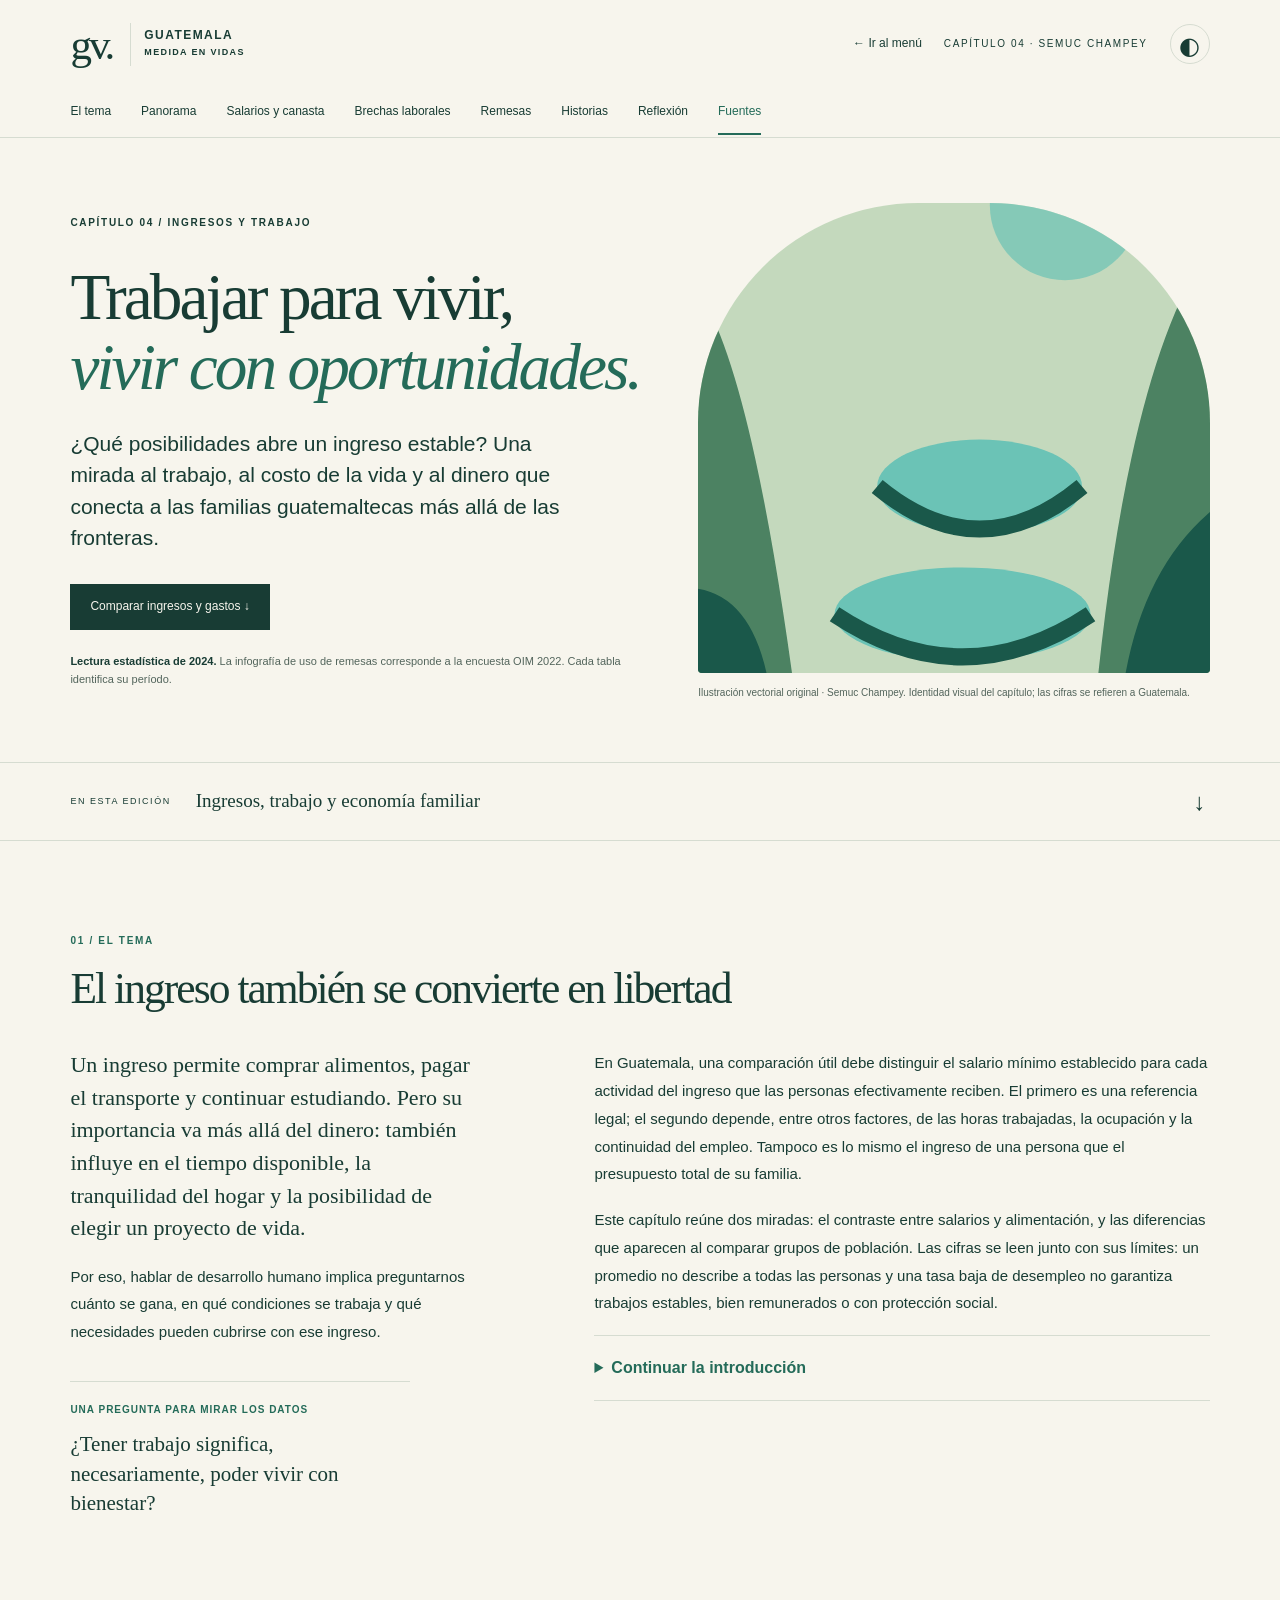
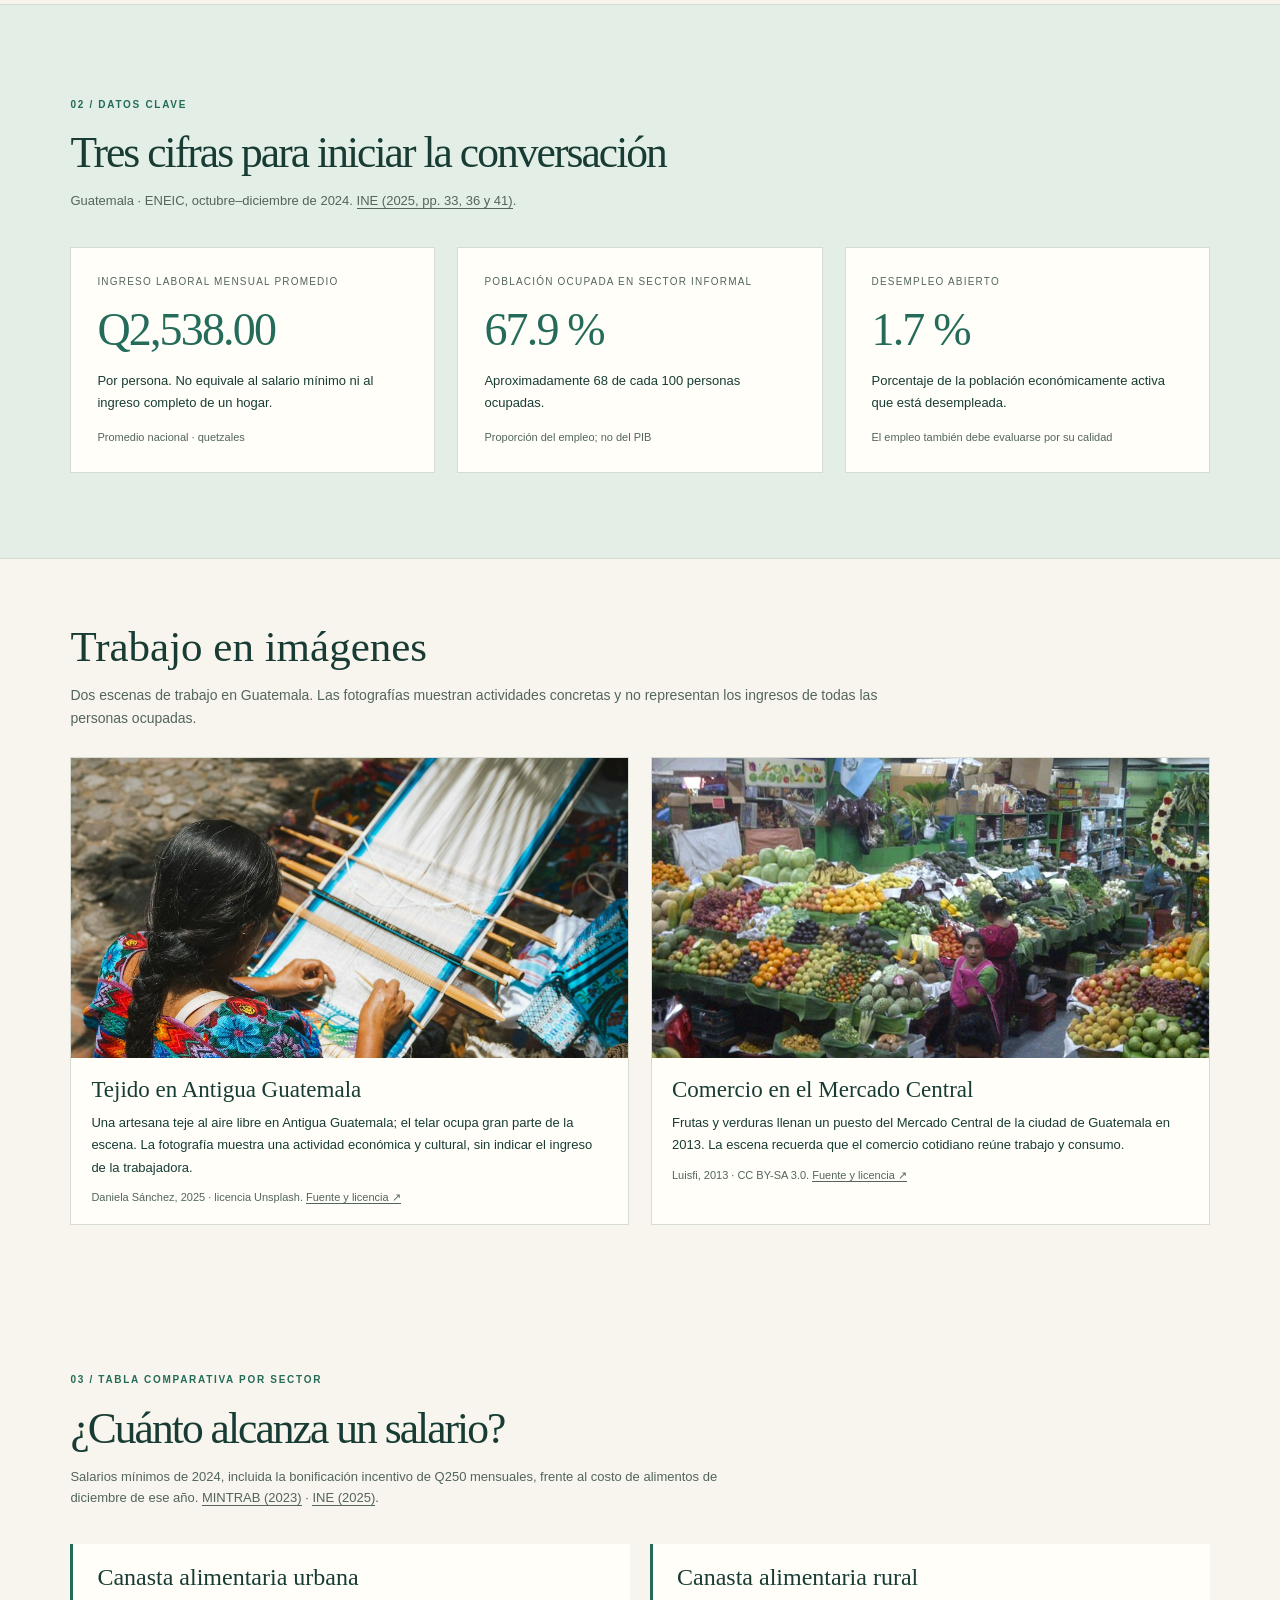
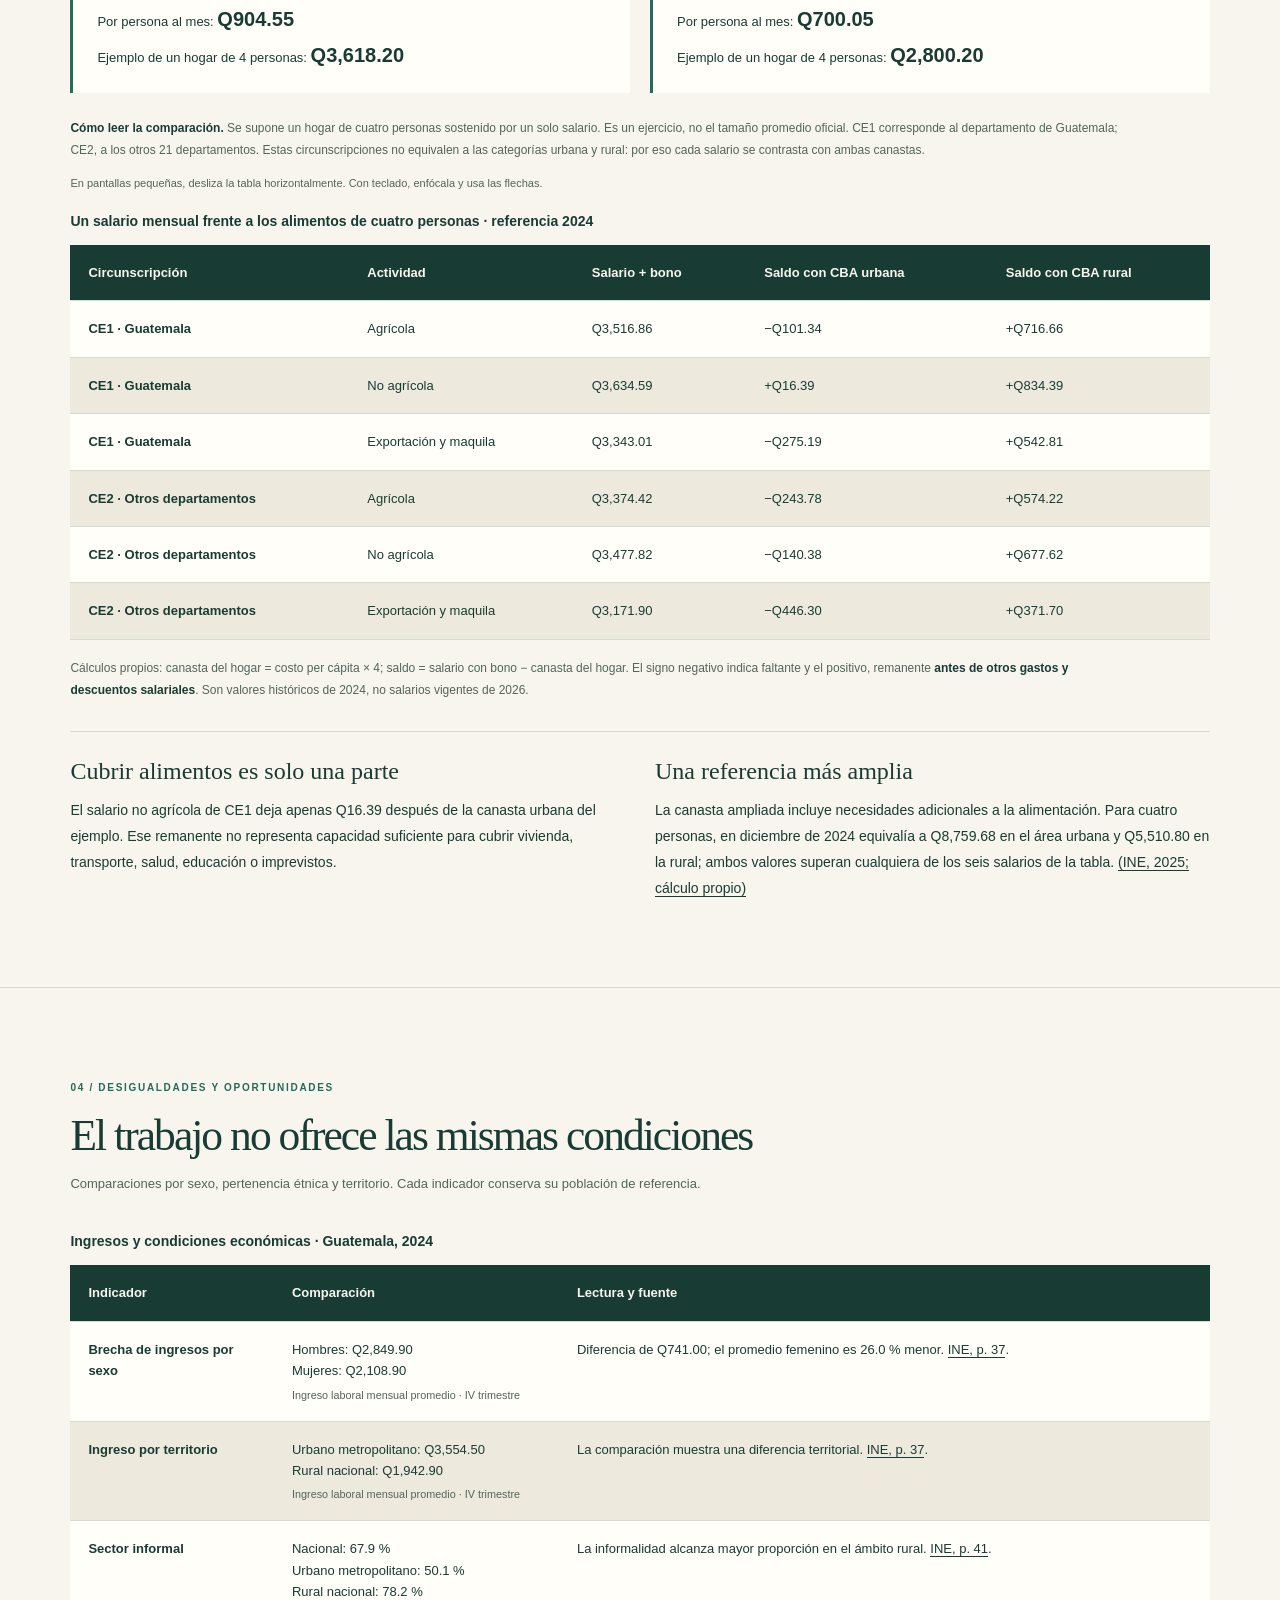
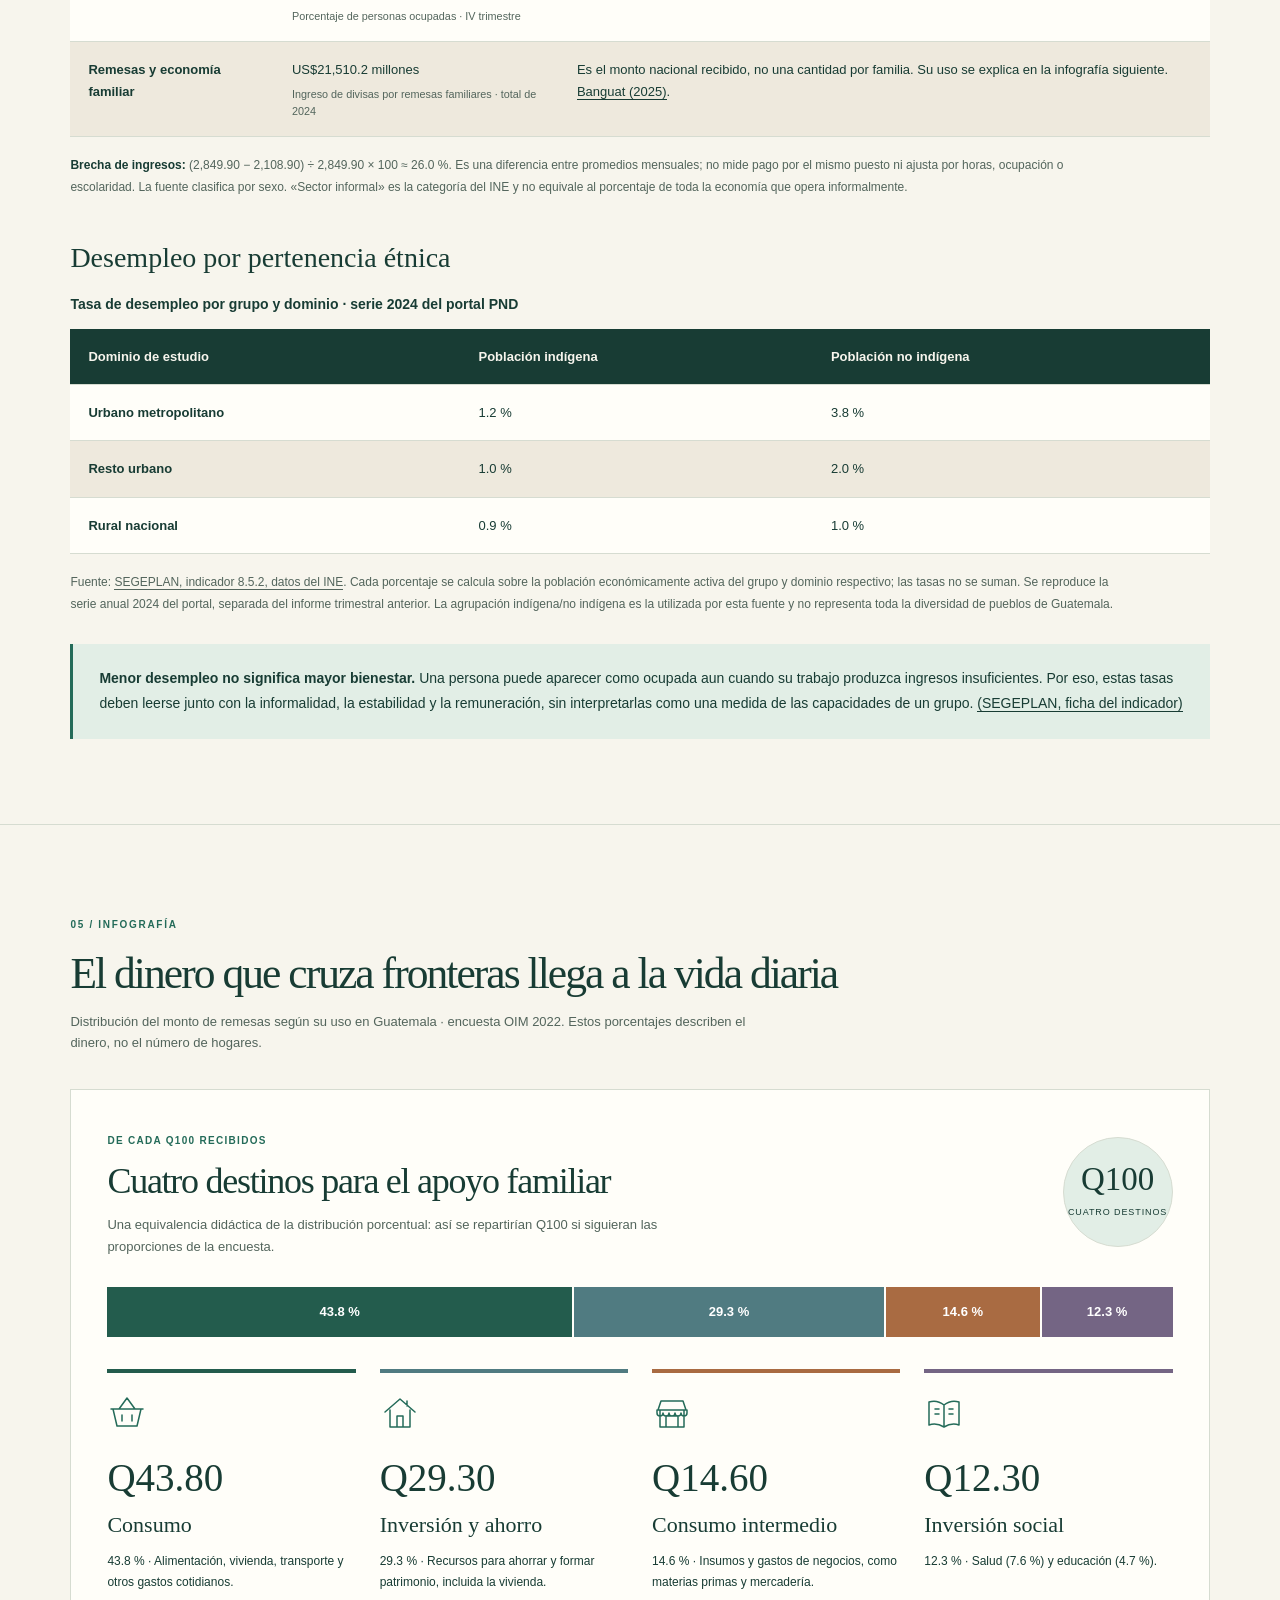
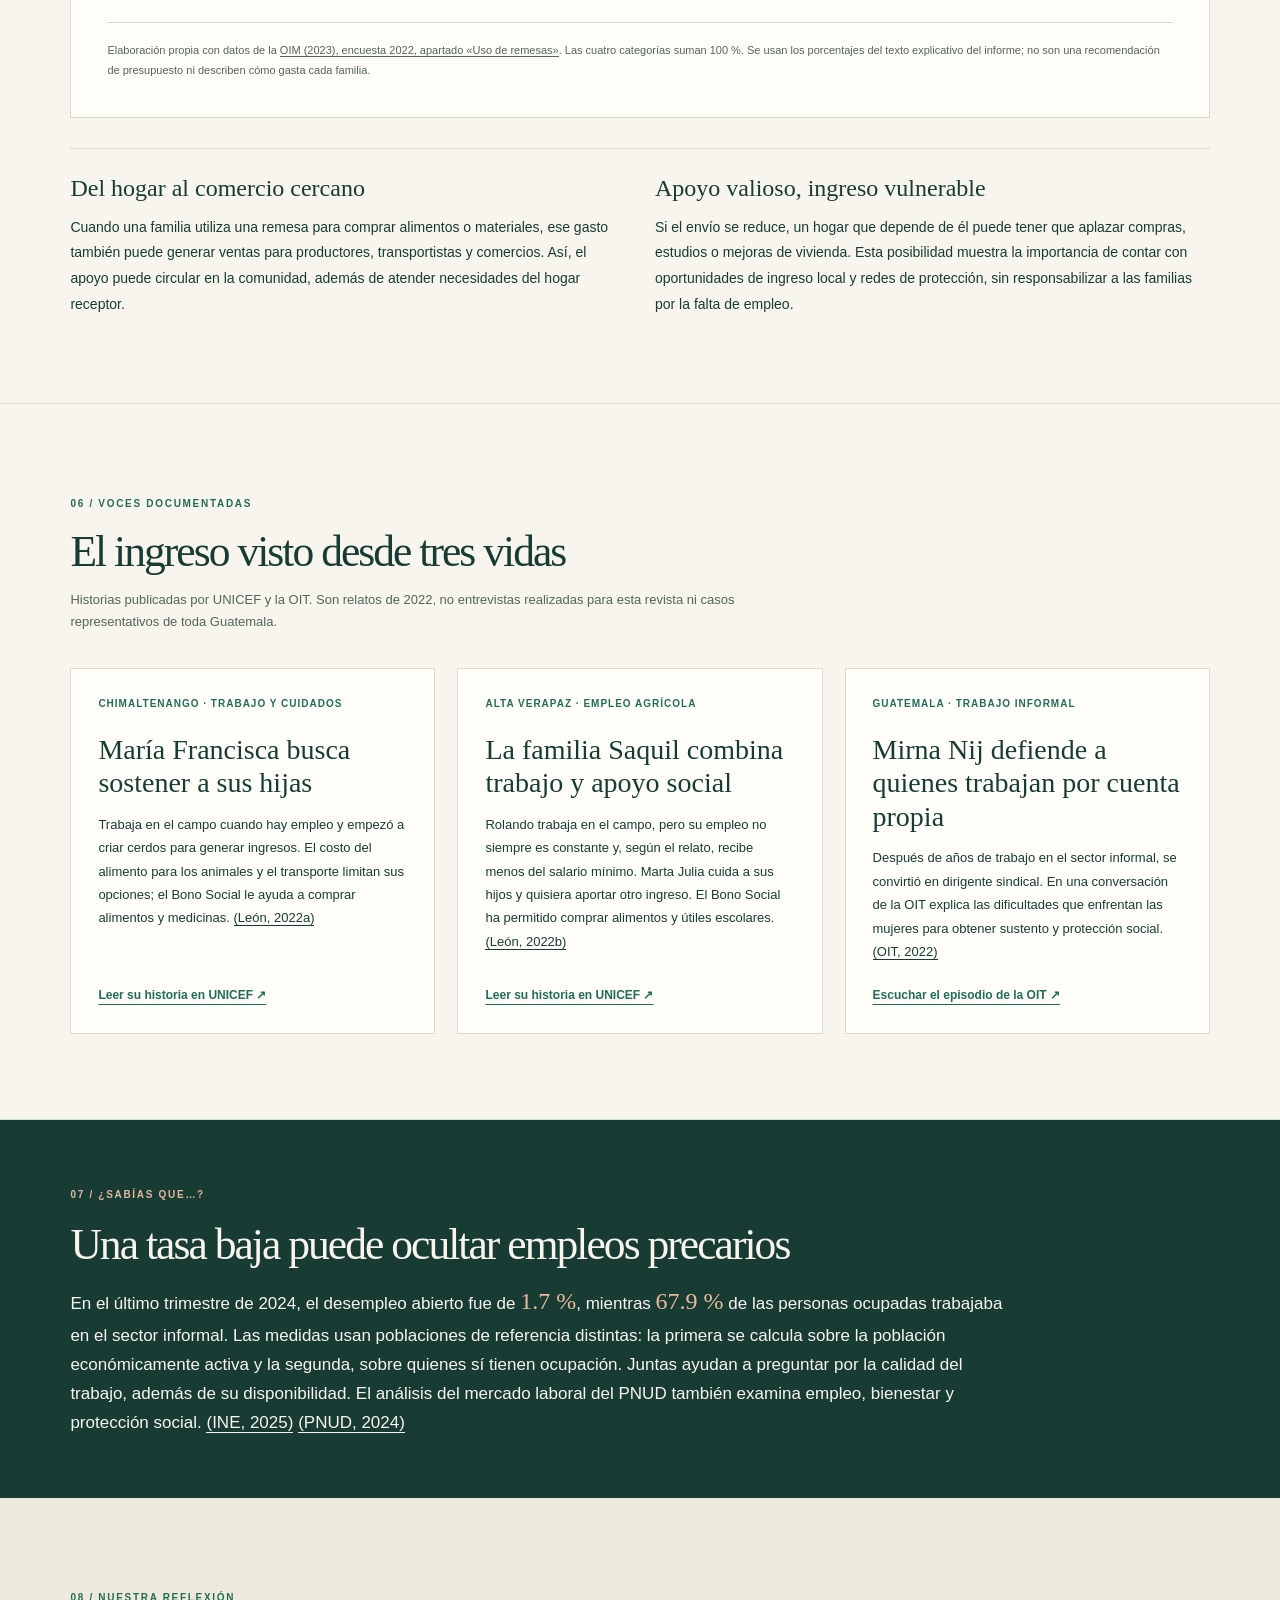
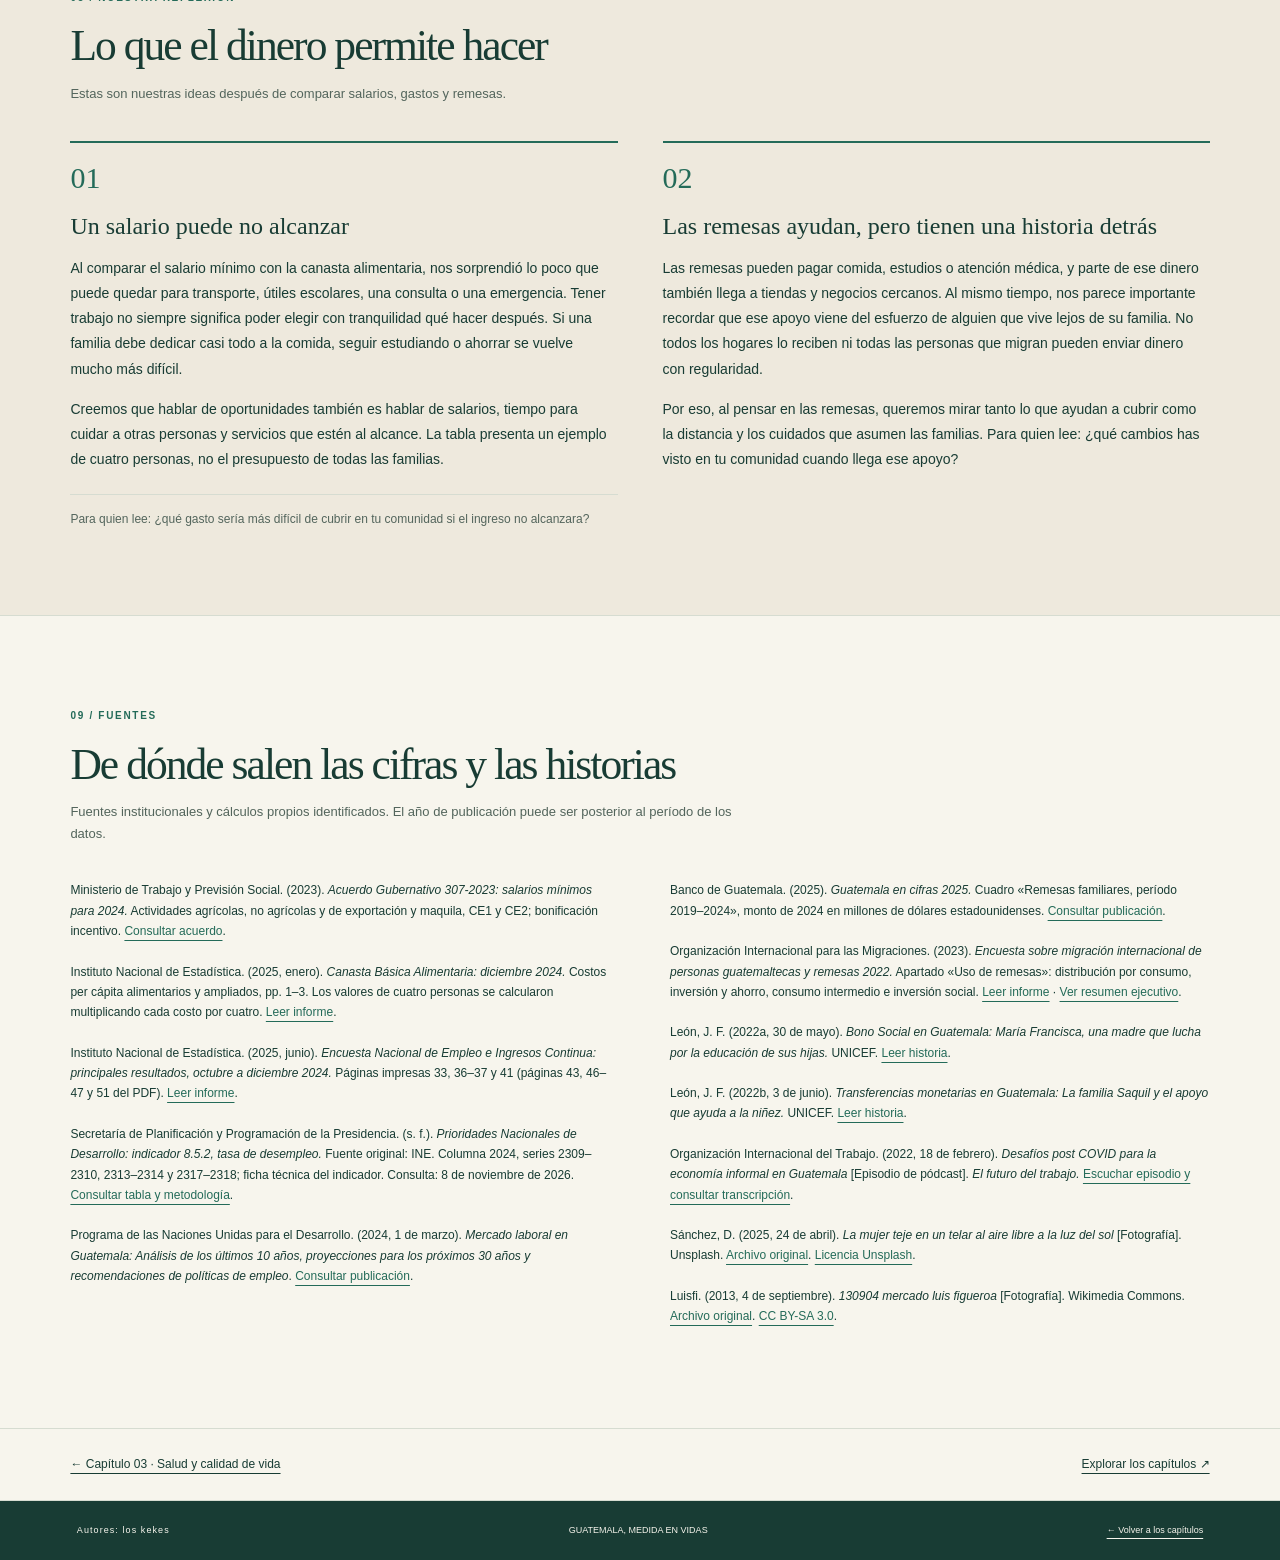
<file: capitulo-4.html>
<!DOCTYPE html>

<html lang="es">
<head>
<meta charset="utf-8"/>
<meta content="width=device-width,initial-scale=1" name="viewport"/>
<meta content="Ingresos y trabajo en Guatemala: salarios por sector, canasta básica, brechas laborales, informalidad y uso de remesas." name="description"/>
<meta content="light dark" name="color-scheme"/>
<title>Capítulo 4 · Ingresos y trabajo — Guatemala, medida en vidas</title>
<link href="capitulos.css" rel="stylesheet"/>
<link href="educacion.css?v=3" rel="stylesheet"/>
<link href="ingresos.css?v=1" rel="stylesheet"/>
<script defer="" src="educacion.js?v=2"></script>
<link href="fotografias-revista.css?v=1" rel="stylesheet"/>
<link rel="icon" type="image/svg+xml" href="assets/favicon.svg"/>
</head>
<body class="education-page income-page" style="--place-accent:#9bd2bd">
<a class="skip-chapters" href="#contenido">Saltar al contenido</a>
<div aria-hidden="true" class="edu-progress"></div>
<header class="education-header">
<div class="edu-topline">
<a aria-label="Ir al menú de capítulos" class="edu-brand" href="menu.html"><span class="edu-brand-mark">gv.</span><span>GUATEMALA<br/><small>MEDIDA EN VIDAS</small></span></a>
<div class="edu-header-right"><a class="menu-return" href="menu.html">← Ir al menú</a><span class="edu-edition">CAPÍTULO 04 · SEMUC CHAMPEY</span><button aria-label="Activar modo oscuro" id="edu-theme" title="Cambiar tema" type="button">◐</button><button aria-controls="edu-navigation" aria-expanded="false" id="edu-menu" type="button">Menú <span aria-hidden="true">☰</span></button></div>
</div>
<nav aria-label="Contenido del capítulo" class="edu-jump" id="edu-navigation"><a href="#introduccion">El tema</a><a href="#datos">Panorama</a><a href="#salarios">Salarios y canasta</a><a href="#brechas">Brechas laborales</a><a href="#remesas">Remesas</a><a href="#historias">Historias</a><a href="#reflexion">Reflexión</a><a href="#referencias">Fuentes</a></nav>
</header>
<main id="contenido">
<section class="edu-hero">
<div><p class="kicker">CAPÍTULO 04 / INGRESOS Y TRABAJO</p><h1>Trabajar para vivir,<br/><em>vivir con oportunidades.</em></h1><p>¿Qué posibilidades abre un ingreso estable? Una mirada al trabajo, al costo de la vida y al dinero que conecta a las familias guatemaltecas más allá de las fronteras.</p><a class="edu-button" href="#salarios">Comparar ingresos y gastos ↓</a><small class="income-date"><strong>Lectura estadística de 2024.</strong> La infografía de uso de remesas corresponde a la encuesta OIM 2022. Cada tabla identifica su período.</small></div>
<figure><img alt="Ilustración de las pozas de Semuc Champey entre montañas y vegetación" height="1000" src="assets/capitulo-4.svg" width="600"/><figcaption>Ilustración vectorial original · Semuc Champey. Identidad visual del capítulo; las cifras se refieren a Guatemala.</figcaption></figure>
</section>
<div class="edu-issue-strip"><span>EN ESTA EDICIÓN</span><p>Ingresos, trabajo y economía familiar</p><span aria-hidden="true">↓</span></div>
<section class="edu-section" id="introduccion">
<div class="section-top"><span>01 / EL TEMA</span><h2>El ingreso también se convierte en libertad</h2></div>
<div class="intro-grid">
<div class="intro-lead"><p>Un ingreso permite comprar alimentos, pagar el transporte y continuar estudiando. Pero su importancia va más allá del dinero: también influye en el tiempo disponible, la tranquilidad del hogar y la posibilidad de elegir un proyecto de vida.</p><p>Por eso, hablar de desarrollo humano implica preguntarnos cuánto se gana, en qué condiciones se trabaja y qué necesidades pueden cubrirse con ese ingreso.</p><div class="intro-mark"><strong>Una pregunta para mirar los datos</strong><span>¿Tener trabajo significa, necesariamente, poder vivir con bienestar?</span></div></div>
<div class="intro-rest"><p>En Guatemala, una comparación útil debe distinguir el salario mínimo establecido para cada actividad del ingreso que las personas efectivamente reciben. El primero es una referencia legal; el segundo depende, entre otros factores, de las horas trabajadas, la ocupación y la continuidad del empleo. Tampoco es lo mismo el ingreso de una persona que el presupuesto total de su familia.</p><p>Este capítulo reúne dos miradas: el contraste entre salarios y alimentación, y las diferencias que aparecen al comparar grupos de población. Las cifras se leen junto con sus límites: un promedio no describe a todas las personas y una tasa baja de desempleo no garantiza trabajos estables, bien remunerados o con protección social.</p><details><summary>Continuar la introducción</summary><p>La pertenencia étnica y el género no determinan la capacidad de una persona. Analizar desigualdades implica observar las oportunidades de educación, los servicios de cuidado, las distancias, las barreras de acceso y las condiciones de contratación. Estos factores pueden ayudar a formular preguntas, pero una tabla descriptiva, por sí sola, no demuestra qué causa una diferencia.</p><p>Las remesas añaden otra dimensión al presupuesto familiar: permiten que el trabajo realizado fuera del país apoye proyectos y necesidades dentro de Guatemala. Su aporte puede ser decisivo para un hogar, aunque no sustituye la responsabilidad de ampliar las oportunidades de empleo y los servicios públicos. Leer los ingresos desde el desarrollo humano significa valorar tanto los recursos disponibles como las posibilidades reales que esos recursos abren.</p></details></div>
</div>
</section>
<section class="edu-section" id="datos">
<div class="section-top"><span>02 / DATOS CLAVE</span><h2>Tres cifras para iniciar la conversación</h2><p>Guatemala · ENEIC, octubre–diciembre de 2024. <a class="citation" href="#ref-eneic">INE (2025, pp. 33, 36 y 41)</a>.</p></div>
<div class="income-summary">
<article><span>INGRESO LABORAL MENSUAL PROMEDIO</span><strong>Q2,538.00</strong><p>Por persona. No equivale al salario mínimo ni al ingreso completo de un hogar.</p><small>Promedio nacional · quetzales</small></article>
<article><span>POBLACIÓN OCUPADA EN SECTOR INFORMAL</span><strong>67.9 %</strong><p>Aproximadamente 68 de cada 100 personas ocupadas.</p><small>Proporción del empleo; no del PIB</small></article>
<article><span>DESEMPLEO ABIERTO</span><strong>1.7 %</strong><p>Porcentaje de la población económicamente activa que está desempleada.</p><small>El empleo también debe evaluarse por su calidad</small></article>
</div>
</section>
<section aria-label="Galería fotográfica con fuentes verificadas" class="editorial-photos"><h2>Trabajo en imágenes</h2><p class="photo-intro">Dos escenas de trabajo en Guatemala. Las fotografías muestran actividades concretas y no representan los ingresos de todas las personas ocupadas.</p><div class="editorial-photo-grid"><figure><img alt="Artesana teje en un telar de cintura al aire libre en Antigua Guatemala." decoding="async" loading="lazy" src="assets/trabajo-tejedora-daniela-sanchez.jpg"/><figcaption><strong>Tejido en Antigua Guatemala</strong>Una artesana teje al aire libre en Antigua Guatemala; el telar ocupa gran parte de la escena. La fotografía muestra una actividad económica y cultural, sin indicar el ingreso de la trabajadora.<small>Daniela Sánchez, 2025 · licencia Unsplash. <a class="citation" href="#ref-foto-tejedora">Fuente y licencia ↗</a></small></figcaption></figure><figure><img alt="Puesto con frutas y verduras en el Mercado Central de la ciudad de Guatemala." decoding="async" loading="lazy" src="assets/intro-mercado-central-luisfi.jpg"/><figcaption><strong>Comercio en el Mercado Central</strong>Frutas y verduras llenan un puesto del Mercado Central de la ciudad de Guatemala en 2013. La escena recuerda que el comercio cotidiano reúne trabajo y consumo.<small>Luisfi, 2013 · CC BY-SA 3.0. <a class="citation" href="#ref-foto-comercio">Fuente y licencia ↗</a></small></figcaption></figure></div></section>
<section class="edu-section" id="salarios">
<div class="section-top"><span>03 / TABLA COMPARATIVA POR SECTOR</span><h2>¿Cuánto alcanza un salario?</h2><p>Salarios mínimos de 2024, incluida la bonificación incentivo de Q250 mensuales, frente al costo de alimentos de diciembre de ese año. <a class="citation" href="#ref-salario">MINTRAB (2023)</a> · <a class="citation" href="#ref-canasta">INE (2025)</a>.</p></div>
<div class="basket-grid">
<article><h3>Canasta alimentaria urbana</h3><p>Por persona al mes: <strong>Q904.55</strong><br/>Ejemplo de un hogar de 4 personas: <strong>Q3,618.20</strong></p></article>
<article><h3>Canasta alimentaria rural</h3><p>Por persona al mes: <strong>Q700.05</strong><br/>Ejemplo de un hogar de 4 personas: <strong>Q2,800.20</strong></p></article>
</div>
<p class="method-note"><strong>Cómo leer la comparación.</strong> Se supone un hogar de cuatro personas sostenido por un solo salario. Es un ejercicio, no el tamaño promedio oficial. CE1 corresponde al departamento de Guatemala; CE2, a los otros 21 departamentos. Estas circunscripciones no equivalen a las categorías urbana y rural: por eso cada salario se contrasta con ambas canastas.</p>
<p class="table-hint" id="salary-hint">En pantallas pequeñas, desliza la tabla horizontalmente. Con teclado, enfócala y usa las flechas.</p>
<div aria-describedby="salary-hint" aria-label="Comparación de salarios mínimos y alimentación" class="table-scroll" role="region" tabindex="0">
<table class="income-table">
<caption>Un salario mensual frente a los alimentos de cuatro personas · referencia 2024</caption>
<thead><tr><th scope="col">Circunscripción</th><th scope="col">Actividad</th><th scope="col">Salario + bono</th><th scope="col">Saldo con CBA urbana</th><th scope="col">Saldo con CBA rural</th></tr></thead>
<tbody>
<tr><th scope="row">CE1 · Guatemala</th><td>Agrícola</td><td class="money">Q3,516.86</td><td class="money">−Q101.34</td><td class="money">+Q716.66</td></tr>
<tr><th scope="row">CE1 · Guatemala</th><td>No agrícola</td><td class="money">Q3,634.59</td><td class="money">+Q16.39</td><td class="money">+Q834.39</td></tr>
<tr><th scope="row">CE1 · Guatemala</th><td>Exportación y maquila</td><td class="money">Q3,343.01</td><td class="money">−Q275.19</td><td class="money">+Q542.81</td></tr>
<tr><th scope="row">CE2 · Otros departamentos</th><td>Agrícola</td><td class="money">Q3,374.42</td><td class="money">−Q243.78</td><td class="money">+Q574.22</td></tr>
<tr><th scope="row">CE2 · Otros departamentos</th><td>No agrícola</td><td class="money">Q3,477.82</td><td class="money">−Q140.38</td><td class="money">+Q677.62</td></tr>
<tr><th scope="row">CE2 · Otros departamentos</th><td>Exportación y maquila</td><td class="money">Q3,171.90</td><td class="money">−Q446.30</td><td class="money">+Q371.70</td></tr>
</tbody>
</table>
</div>
<p class="method-note">Cálculos propios: canasta del hogar = costo per cápita × 4; saldo = salario con bono − canasta del hogar. El signo negativo indica faltante y el positivo, remanente <strong>antes de otros gastos y descuentos salariales</strong>. Son valores históricos de 2024, no salarios vigentes de 2026.</p>
<div class="income-reading">
<div><h3>Cubrir alimentos es solo una parte</h3><p>El salario no agrícola de CE1 deja apenas Q16.39 después de la canasta urbana del ejemplo. Ese remanente no representa capacidad suficiente para cubrir vivienda, transporte, salud, educación o imprevistos.</p></div>
<div><h3>Una referencia más amplia</h3><p>La canasta ampliada incluye necesidades adicionales a la alimentación. Para cuatro personas, en diciembre de 2024 equivalía a Q8,759.68 en el área urbana y Q5,510.80 en la rural; ambos valores superan cualquiera de los seis salarios de la tabla. <a class="citation" href="#ref-canasta">(INE, 2025; cálculo propio)</a></p></div>
</div>
</section>
<section class="edu-section" id="brechas">
<div class="section-top"><span>04 / DESIGUALDADES Y OPORTUNIDADES</span><h2>El trabajo no ofrece las mismas condiciones</h2><p>Comparaciones por sexo, pertenencia étnica y territorio. Cada indicador conserva su población de referencia.</p></div>
<div aria-label="Comparación de ingresos, informalidad y remesas" class="table-scroll" role="region" tabindex="0">
<table class="income-table compact">
<caption>Ingresos y condiciones económicas · Guatemala, 2024</caption>
<thead><tr><th scope="col">Indicador</th><th scope="col">Comparación</th><th scope="col">Lectura y fuente</th></tr></thead>
<tbody>
<tr><th scope="row">Brecha de ingresos por sexo</th><td>Hombres: Q2,849.90<br/>Mujeres: Q2,108.90<small>Ingreso laboral mensual promedio · IV trimestre</small></td><td>Diferencia de Q741.00; el promedio femenino es 26.0 % menor. <a class="citation" href="#ref-eneic">INE, p. 37</a>.</td></tr>
<tr><th scope="row">Ingreso por territorio</th><td>Urbano metropolitano: Q3,554.50<br/>Rural nacional: Q1,942.90<small>Ingreso laboral mensual promedio · IV trimestre</small></td><td>La comparación muestra una diferencia territorial. <a class="citation" href="#ref-eneic">INE, p. 37</a>.</td></tr>
<tr><th scope="row">Sector informal</th><td>Nacional: 67.9 %<br/>Urbano metropolitano: 50.1 %<br/>Rural nacional: 78.2 %<small>Porcentaje de personas ocupadas · IV trimestre</small></td><td>La informalidad alcanza mayor proporción en el ámbito rural. <a class="citation" href="#ref-eneic">INE, p. 41</a>.</td></tr>
<tr><th scope="row">Remesas y economía familiar</th><td>US$21,510.2 millones<small>Ingreso de divisas por remesas familiares · total de 2024</small></td><td>Es el monto nacional recibido, no una cantidad por familia. Su uso se explica en la infografía siguiente. <a class="citation" href="#ref-banguat">Banguat (2025)</a>.</td></tr>
</tbody>
</table>
</div>
<p class="method-note"><strong>Brecha de ingresos:</strong> (2,849.90 − 2,108.90) ÷ 2,849.90 × 100 ≈ 26.0 %. Es una diferencia entre promedios mensuales; no mide pago por el mismo puesto ni ajusta por horas, ocupación o escolaridad. La fuente clasifica por sexo. «Sector informal» es la categoría del INE y no equivale al porcentaje de toda la economía que opera informalmente.</p>
<h3 class="income-subtitle">Desempleo por pertenencia étnica</h3>
<div aria-label="Tasa de desempleo por pertenencia étnica y territorio" class="table-scroll" role="region" tabindex="0">
<table class="income-table compact">
<caption>Tasa de desempleo por grupo y dominio · serie 2024 del portal PND</caption>
<thead><tr><th scope="col">Dominio de estudio</th><th scope="col">Población indígena</th><th scope="col">Población no indígena</th></tr></thead>
<tbody><tr><th scope="row">Urbano metropolitano</th><td>1.2 %</td><td>3.8 %</td></tr><tr><th scope="row">Resto urbano</th><td>1.0 %</td><td>2.0 %</td></tr><tr><th scope="row">Rural nacional</th><td>0.9 %</td><td>1.0 %</td></tr></tbody>
</table>
</div>
<p class="method-note">Fuente: <a class="citation" href="#ref-pnd">SEGEPLAN, indicador 8.5.2, datos del INE</a>. Cada porcentaje se calcula sobre la población económicamente activa del grupo y dominio respectivo; las tasas no se suman. Se reproduce la serie anual 2024 del portal, separada del informe trimestral anterior. La agrupación indígena/no indígena es la utilizada por esta fuente y no representa toda la diversidad de pueblos de Guatemala.</p>
<div class="income-callout"><strong>Menor desempleo no significa mayor bienestar.</strong> Una persona puede aparecer como ocupada aun cuando su trabajo produzca ingresos insuficientes. Por eso, estas tasas deben leerse junto con la informalidad, la estabilidad y la remuneración, sin interpretarlas como una medida de las capacidades de un grupo. <a class="citation" href="#ref-pnd">(SEGEPLAN, ficha del indicador)</a></div>
</section>

<section class="edu-section" id="remesas">
<div class="section-top"><span>05 / INFOGRAFÍA</span><h2>El dinero que cruza fronteras llega a la vida diaria</h2><p>Distribución del monto de remesas según su uso en Guatemala · encuesta OIM 2022. Estos porcentajes describen el dinero, no el número de hogares.</p></div>
<figure aria-labelledby="remittance-title" class="remittance-figure">
<div class="remittance-heading"><div><span>DE CADA Q100 RECIBIDOS</span><h3 id="remittance-title">Cuatro destinos para el apoyo familiar</h3><p>Una equivalencia didáctica de la distribución porcentual: así se repartirían Q100 si siguieran las proporciones de la encuesta.</p></div><div aria-hidden="true" class="remittance-seal"><b>Q100</b><small>CUATRO DESTINOS</small></div></div>
<div aria-hidden="true" class="remittance-bar"><span style="--share:43.8%;--segment:var(--remit-1)">43.8 %</span><span style="--share:29.3%;--segment:var(--remit-2)">29.3 %</span><span style="--share:14.6%;--segment:var(--remit-3)">14.6 %</span><span style="--share:12.3%;--segment:var(--remit-4)">12.3 %</span></div>
<div class="remittance-grid">
<article style="--segment:var(--remit-1)"><svg aria-hidden="true" viewbox="0 0 40 40"><path d="M6 16h28l-4 17H10zM12 16l8-11 8 11M15 22v6m10-6v6M6 16H4m30 0h2"></path></svg><strong>Q43.80</strong><h4>Consumo</h4><p>43.8 % · Alimentación, vivienda, transporte y otros gastos cotidianos.</p></article>
<article style="--segment:var(--remit-2)"><svg aria-hidden="true" viewbox="0 0 40 40"><path d="M5 19L20 6l15 13M10 17v17h20V17M17 34V23h6v11M27 8v5"></path></svg><strong>Q29.30</strong><h4>Inversión y ahorro</h4><p>29.3 % · Recursos para ahorrar y formar patrimonio, incluida la vivienda.</p></article>
<article style="--segment:var(--remit-3)"><svg aria-hidden="true" viewbox="0 0 40 40"><path d="M6 17h28l-3-9H9zM8 17v17h24V17M14 34V23h12v11M5 17v3c0 4 6 4 6 0 0 4 6 4 6 0 0 4 6 4 6 0 0 4 6 4 6 0 0 4 6 4 6 0v-3"></path></svg><strong>Q14.60</strong><h4>Consumo intermedio</h4><p>14.6 % · Insumos y gastos de negocios, como materias primas y mercadería.</p></article>
<article style="--segment:var(--remit-4)"><svg aria-hidden="true" viewbox="0 0 40 40"><path d="M5 9c6-2 10-1 15 3 5-4 9-5 15-3v23c-6-2-10-1-15 2-5-3-9-4-15-2zM20 12v22M11 16h4m-4 5h4m10-5h4m-4 5h4"></path></svg><strong>Q12.30</strong><h4>Inversión social</h4><p>12.3 % · Salud (7.6 %) y educación (4.7 %).</p></article>
</div>
<figcaption>Elaboración propia con datos de la <a class="citation" href="#ref-oim">OIM (2023), encuesta 2022, apartado «Uso de remesas»</a>. Las cuatro categorías suman 100 %. Se usan los porcentajes del texto explicativo del informe; no son una recomendación de presupuesto ni describen cómo gasta cada familia.</figcaption>
</figure>
<div class="income-reading">
<div><h3>Del hogar al comercio cercano</h3><p>Cuando una familia utiliza una remesa para comprar alimentos o materiales, ese gasto también puede generar ventas para productores, transportistas y comercios. Así, el apoyo puede circular en la comunidad, además de atender necesidades del hogar receptor.</p></div>
<div><h3>Apoyo valioso, ingreso vulnerable</h3><p>Si el envío se reduce, un hogar que depende de él puede tener que aplazar compras, estudios o mejoras de vivienda. Esta posibilidad muestra la importancia de contar con oportunidades de ingreso local y redes de protección, sin responsabilizar a las familias por la falta de empleo.</p></div>
</div>
</section>
<section class="edu-section" id="historias">
<div class="section-top"><span>06 / VOCES DOCUMENTADAS</span><h2>El ingreso visto desde tres vidas</h2><p>Historias publicadas por UNICEF y la OIT. Son relatos de 2022, no entrevistas realizadas para esta revista ni casos representativos de toda Guatemala.</p></div>
<div class="story-grid">
<article><span>CHIMALTENANGO · TRABAJO Y CUIDADOS</span><h3>María Francisca busca sostener a sus hijas</h3><p>Trabaja en el campo cuando hay empleo y empezó a criar cerdos para generar ingresos. El costo del alimento para los animales y el transporte limitan sus opciones; el Bono Social le ayuda a comprar alimentos y medicinas. <a class="citation" href="#ref-maria">(León, 2022a)</a></p><a href="https://www.unicef.org/guatemala/historias/bono-social-en-guatemala-mar%C3%ADa-francisca-una-madre-que-lucha-por-la-educaci%C3%B3n-de-sus">Leer su historia en UNICEF ↗</a></article>
<article><span>ALTA VERAPAZ · EMPLEO AGRÍCOLA</span><h3>La familia Saquil combina trabajo y apoyo social</h3><p>Rolando trabaja en el campo, pero su empleo no siempre es constante y, según el relato, recibe menos del salario mínimo. Marta Julia cuida a sus hijos y quisiera aportar otro ingreso. El Bono Social ha permitido comprar alimentos y útiles escolares. <a class="citation" href="#ref-saquil">(León, 2022b)</a></p><a href="https://www.unicef.org/guatemala/historias/transferencias-monetarias-en-guatemala-la-familia-saquil-y-el-apoyo-que-ayuda-la-ni%C3%B1ez">Leer su historia en UNICEF ↗</a></article>
<article><span>GUATEMALA · TRABAJO INFORMAL</span><h3>Mirna Nij defiende a quienes trabajan por cuenta propia</h3><p>Después de años de trabajo en el sector informal, se convirtió en dirigente sindical. En una conversación de la OIT explica las dificultades que enfrentan las mujeres para obtener sustento y protección social. <a class="citation" href="#ref-mirna">(OIT, 2022)</a></p><a href="https://podcast.ilo.org/es-es/episode/desafios-post-covid-para-la-economia-informal-en-guatemala">Escuchar el episodio de la OIT ↗</a></article>
</div>
</section>
<aside class="did-you-know"><span>07 / ¿SABÍAS QUE…?</span><h2>Una tasa baja puede ocultar empleos precarios</h2><p>En el último trimestre de 2024, el desempleo abierto fue de <strong>1.7 %</strong>, mientras <strong>67.9 %</strong> de las personas ocupadas trabajaba en el sector informal. Las medidas usan poblaciones de referencia distintas: la primera se calcula sobre la población económicamente activa y la segunda, sobre quienes sí tienen ocupación. Juntas ayudan a preguntar por la calidad del trabajo, además de su disponibilidad. El análisis del mercado laboral del PNUD también examina empleo, bienestar y protección social. <a class="citation" href="#ref-eneic">(INE, 2025)</a> <a class="citation" href="#ref-pnud-trabajo">(PNUD, 2024)</a></p></aside>
<section class="edu-section" id="reflexion">
<div class="section-top"><span>08 / NUESTRA REFLEXIÓN</span><h2>Lo que el dinero permite hacer</h2><p>Estas son nuestras ideas después de comparar salarios, gastos y remesas.</p></div>
<div class="question-list">
<article><b>01</b><h3>Un salario puede no alcanzar</h3><p>Al comparar el salario mínimo con la canasta alimentaria, nos sorprendió lo poco que puede quedar para transporte, útiles escolares, una consulta o una emergencia. Tener trabajo no siempre significa poder elegir con tranquilidad qué hacer después. Si una familia debe dedicar casi todo a la comida, seguir estudiando o ahorrar se vuelve mucho más difícil.</p><p>Creemos que hablar de oportunidades también es hablar de salarios, tiempo para cuidar a otras personas y servicios que estén al alcance. La tabla presenta un ejemplo de cuatro personas, no el presupuesto de todas las familias.</p><span class="reflection-prompt">Para quien lee: ¿qué gasto sería más difícil de cubrir en tu comunidad si el ingreso no alcanzara?</span></article>
<article><b>02</b><h3>Las remesas ayudan, pero tienen una historia detrás</h3><p>Las remesas pueden pagar comida, estudios o atención médica, y parte de ese dinero también llega a tiendas y negocios cercanos. Al mismo tiempo, nos parece importante recordar que ese apoyo viene del esfuerzo de alguien que vive lejos de su familia. No todos los hogares lo reciben ni todas las personas que migran pueden enviar dinero con regularidad.</p><p>Por eso, al pensar en las remesas, queremos mirar tanto lo que ayudan a cubrir como la distancia y los cuidados que asumen las familias. Para quien lee: ¿qué cambios has visto en tu comunidad cuando llega ese apoyo?</p></article>
</div>
</section>
<section class="edu-section references" id="referencias">
<div class="section-top"><span>09 / FUENTES</span><h2>De dónde salen las cifras y las historias</h2><p>Fuentes institucionales y cálculos propios identificados. El año de publicación puede ser posterior al período de los datos.</p></div>
<ul>
<li id="ref-salario">Ministerio de Trabajo y Previsión Social. (2023). <cite>Acuerdo Gubernativo 307-2023: salarios mínimos para 2024.</cite> Actividades agrícolas, no agrícolas y de exportación y maquila, CE1 y CE2; bonificación incentivo. <a href="https://mintrabajo.gob.gt/wp-content/uploads/2026/06/Acuerdo-Gubernativo-Numero-307-2023-Salario-Minimo-2024.pdf">Consultar acuerdo</a>.</li>
<li id="ref-canasta">Instituto Nacional de Estadística. (2025, enero). <cite>Canasta Básica Alimentaria: diciembre 2024.</cite> Costos per cápita alimentarios y ampliados, pp. 1–3. Los valores de cuatro personas se calcularon multiplicando cada costo por cuatro. <a href="https://www.ine.gob.gt/sistema/uploads/2025/01/07/20250107100641T0C5gBHEg4aVBxzX33KukVcyO6shFKlo.pdf">Leer informe</a>.</li>
<li id="ref-eneic">Instituto Nacional de Estadística. (2025, junio). <cite>Encuesta Nacional de Empleo e Ingresos Continua: principales resultados, octubre a diciembre 2024.</cite> Páginas impresas 33, 36–37 y 41 (páginas 43, 46–47 y 51 del PDF). <a href="https://www.ine.gob.gt/wp-content/uploads/2025/06/ENEIC-IV-2024.pdf">Leer informe</a>.</li>
<li id="ref-pnd">Secretaría de Planificación y Programación de la Presidencia. (s. f.). <cite>Prioridades Nacionales de Desarrollo: indicador 8.5.2, tasa de desempleo.</cite> Fuente original: INE. Columna 2024, series 2309–2310, 2313–2314 y 2317–2318; ficha técnica del indicador. Consulta: 8 de noviembre de 2026. <a href="https://pnd.gt/home/Indicadores?priori=87">Consultar tabla y metodología</a>.</li>
<li id="ref-pnud-trabajo">Programa de las Naciones Unidas para el Desarrollo. (2024, 1 de marzo). <cite>Mercado laboral en Guatemala: Análisis de los últimos 10 años, proyecciones para los próximos 30 años y recomendaciones de políticas de empleo</cite>. <a href="https://www.undp.org/es/guatemala/publicaciones/mercado-laboral-en-guatemala-analisis-de-los-ultimos-10-anos-proyecciones-para-los-proximos-30-anos-y-recomendaciones-de">Consultar publicación</a>.</li>
<li id="ref-banguat">Banco de Guatemala. (2025). <cite>Guatemala en cifras 2025.</cite> Cuadro «Remesas familiares, período 2019–2024», monto de 2024 en millones de dólares estadounidenses. <a href="https://banguat.gob.gt/sites/default/files/banguat/Publica/guatemala_en_cifras_2025.pdf">Consultar publicación</a>.</li>
<li id="ref-oim">Organización Internacional para las Migraciones. (2023). <cite>Encuesta sobre migración internacional de personas guatemaltecas y remesas 2022.</cite> Apartado «Uso de remesas»: distribución por consumo, inversión y ahorro, consumo intermedio e inversión social. <a href="https://infounitnca.iom.int/wp-content/uploads/2023/07/EncuestaMigracionRemesasGT2022.pdf">Leer informe</a> · <a href="https://infounitnca.iom.int/document/resumen-ejecutivo-encuesta-sobre-migracion-internacional-de-personas-guatemaltecas-y-remesas-2022/">Ver resumen ejecutivo</a>.</li>
<li id="ref-maria">León, J. F. (2022a, 30 de mayo). <cite>Bono Social en Guatemala: María Francisca, una madre que lucha por la educación de sus hijas.</cite> UNICEF. <a href="https://www.unicef.org/guatemala/historias/bono-social-en-guatemala-mar%C3%ADa-francisca-una-madre-que-lucha-por-la-educaci%C3%B3n-de-sus">Leer historia</a>.</li>
<li id="ref-saquil">León, J. F. (2022b, 3 de junio). <cite>Transferencias monetarias en Guatemala: La familia Saquil y el apoyo que ayuda a la niñez.</cite> UNICEF. <a href="https://www.unicef.org/guatemala/historias/transferencias-monetarias-en-guatemala-la-familia-saquil-y-el-apoyo-que-ayuda-la-ni%C3%B1ez">Leer historia</a>.</li>
<li id="ref-mirna">Organización Internacional del Trabajo. (2022, 18 de febrero). <cite>Desafíos post COVID para la economía informal en Guatemala</cite> [Episodio de pódcast]. <em>El futuro del trabajo.</em> <a href="https://podcast.ilo.org/es-es/episode/desafios-post-covid-para-la-economia-informal-en-guatemala">Escuchar episodio y consultar transcripción</a>.</li>
<li id="ref-foto-tejedora">Sánchez, D. (2025, 24 de abril). <cite>La mujer teje en un telar al aire libre a la luz del sol</cite> [Fotografía]. Unsplash. <a href="https://unsplash.com/es/fotos/la-mujer-teje-en-un-telar-al-aire-libre-a-la-luz-del-sol-SvCe-XbllKM">Archivo original</a>. <a href="https://unsplash.com/license">Licencia Unsplash</a>.</li>
<li id="ref-foto-comercio">Luisfi. (2013, 4 de septiembre). <cite>130904 mercado luis figueroa</cite> [Fotografía]. Wikimedia Commons. <a href="https://commons.wikimedia.org/wiki/File:130904_mercado_luis_figueroa.jpg">Archivo original</a>. <a href="https://creativecommons.org/licenses/by-sa/3.0/">CC BY-SA 3.0</a>.</li>
</ul>
</section>
<nav aria-label="Navegación entre capítulos" class="chapter-next"><a href="capitulo-3.html">← Capítulo 03 · Salud y calidad de vida</a><a href="menu.html">Explorar los capítulos ↗</a></nav>
</main>
<footer class="contents-footer education-footer"><span>Autores: los kekes</span><span>GUATEMALA, MEDIDA EN VIDAS</span><a href="menu.html">← Volver a los capítulos</a></footer>
</body>
</html>
</file>
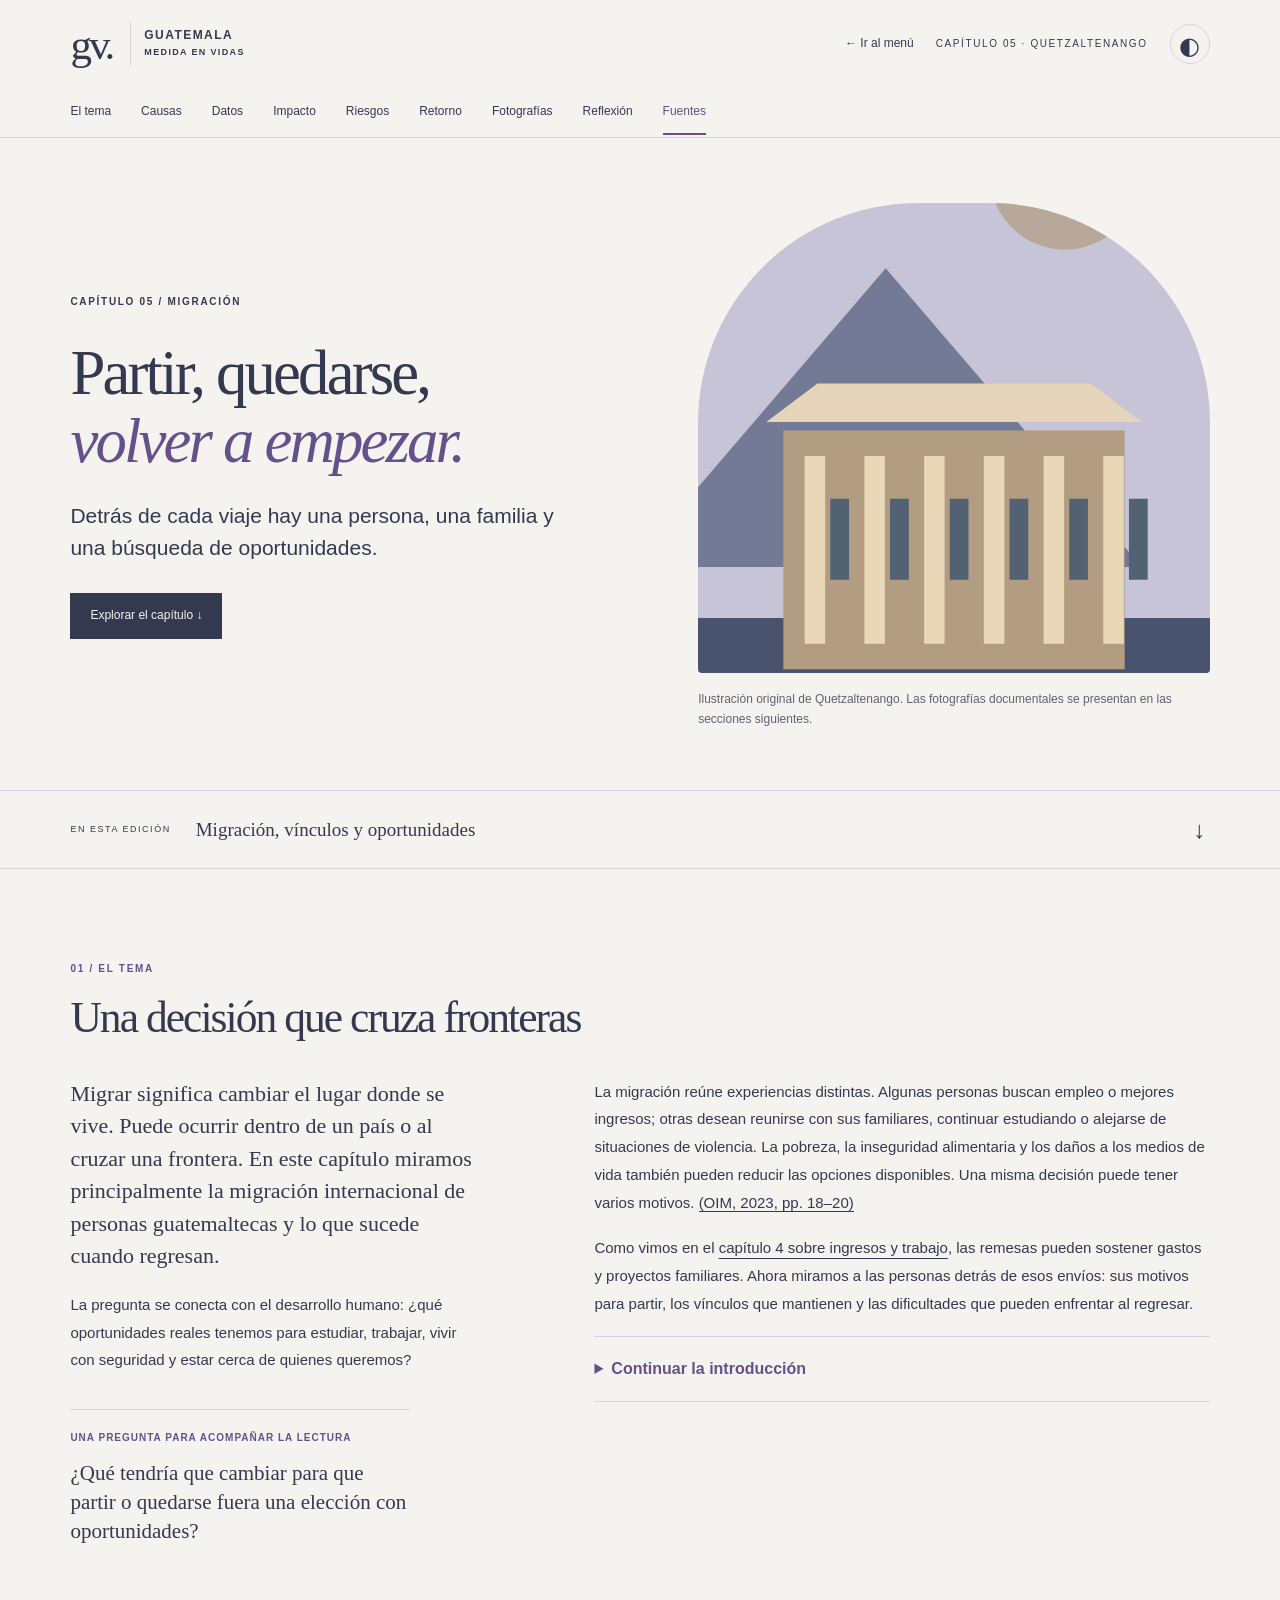
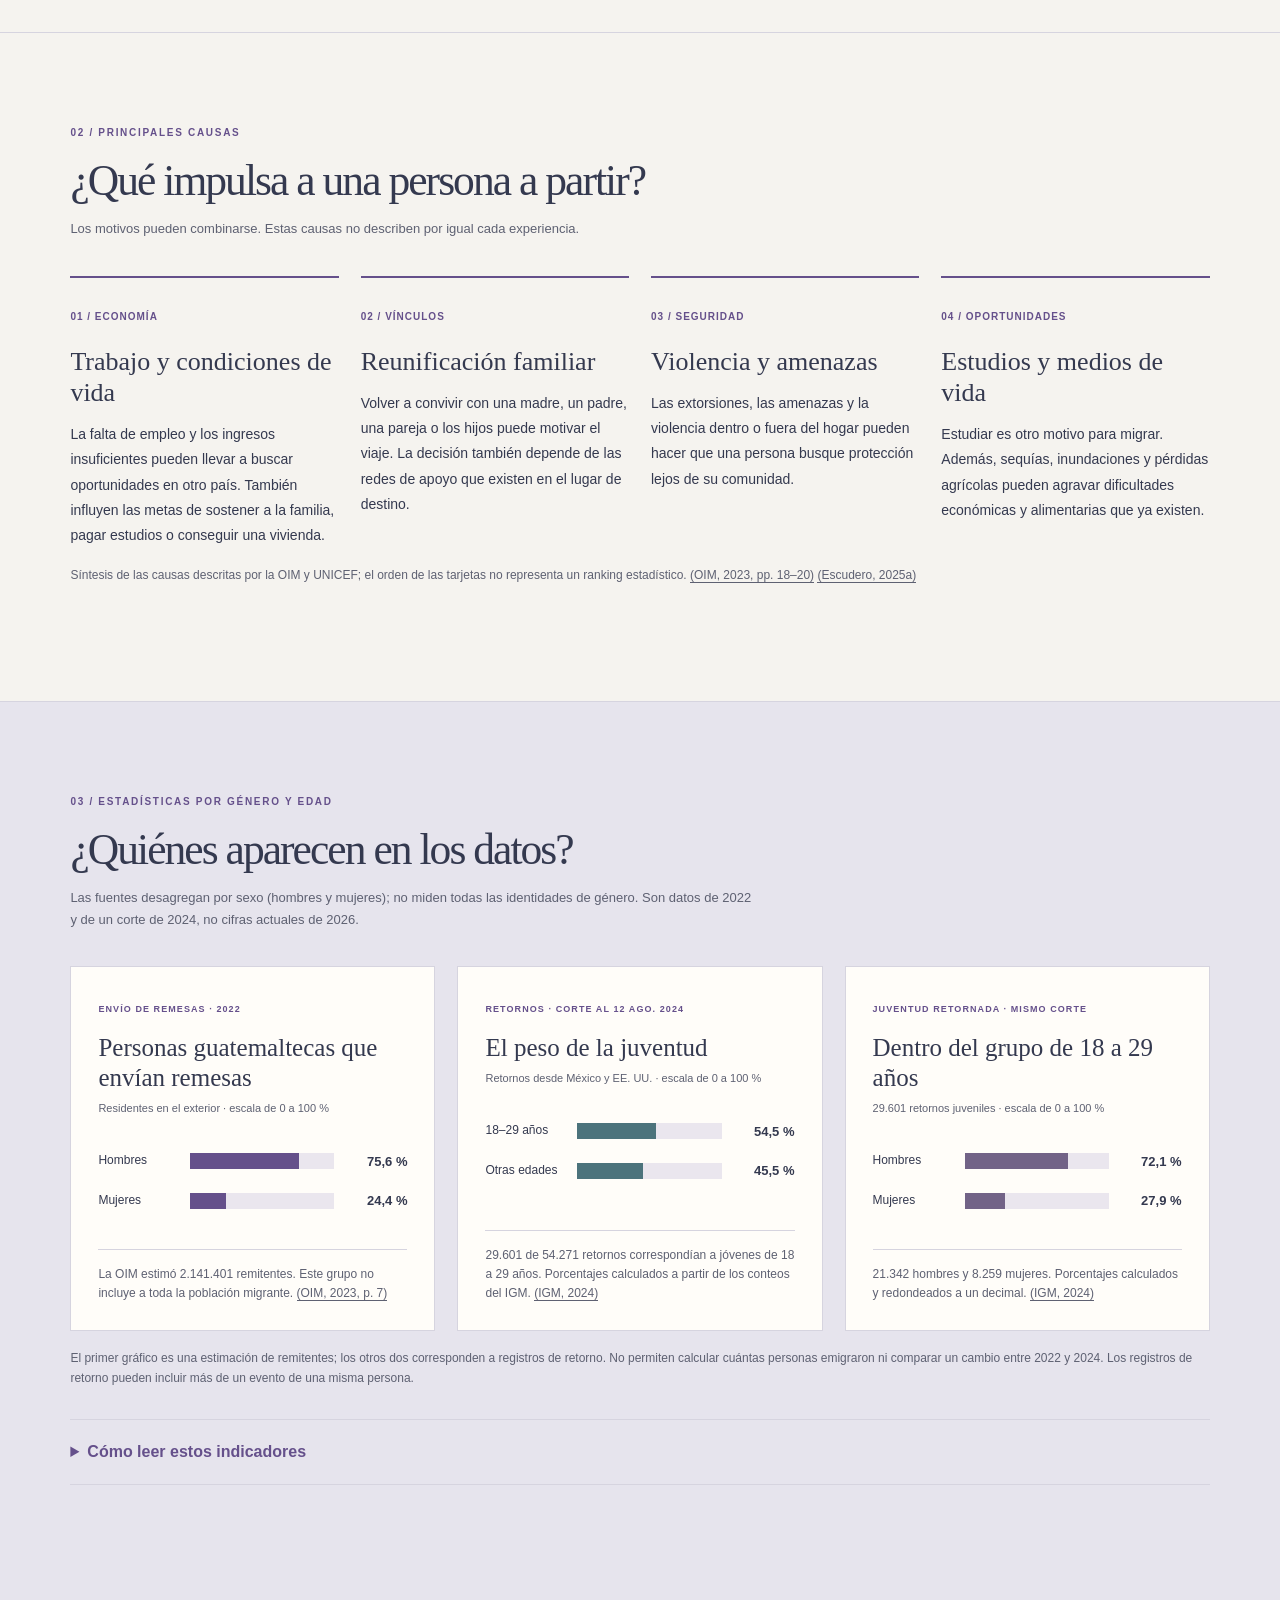
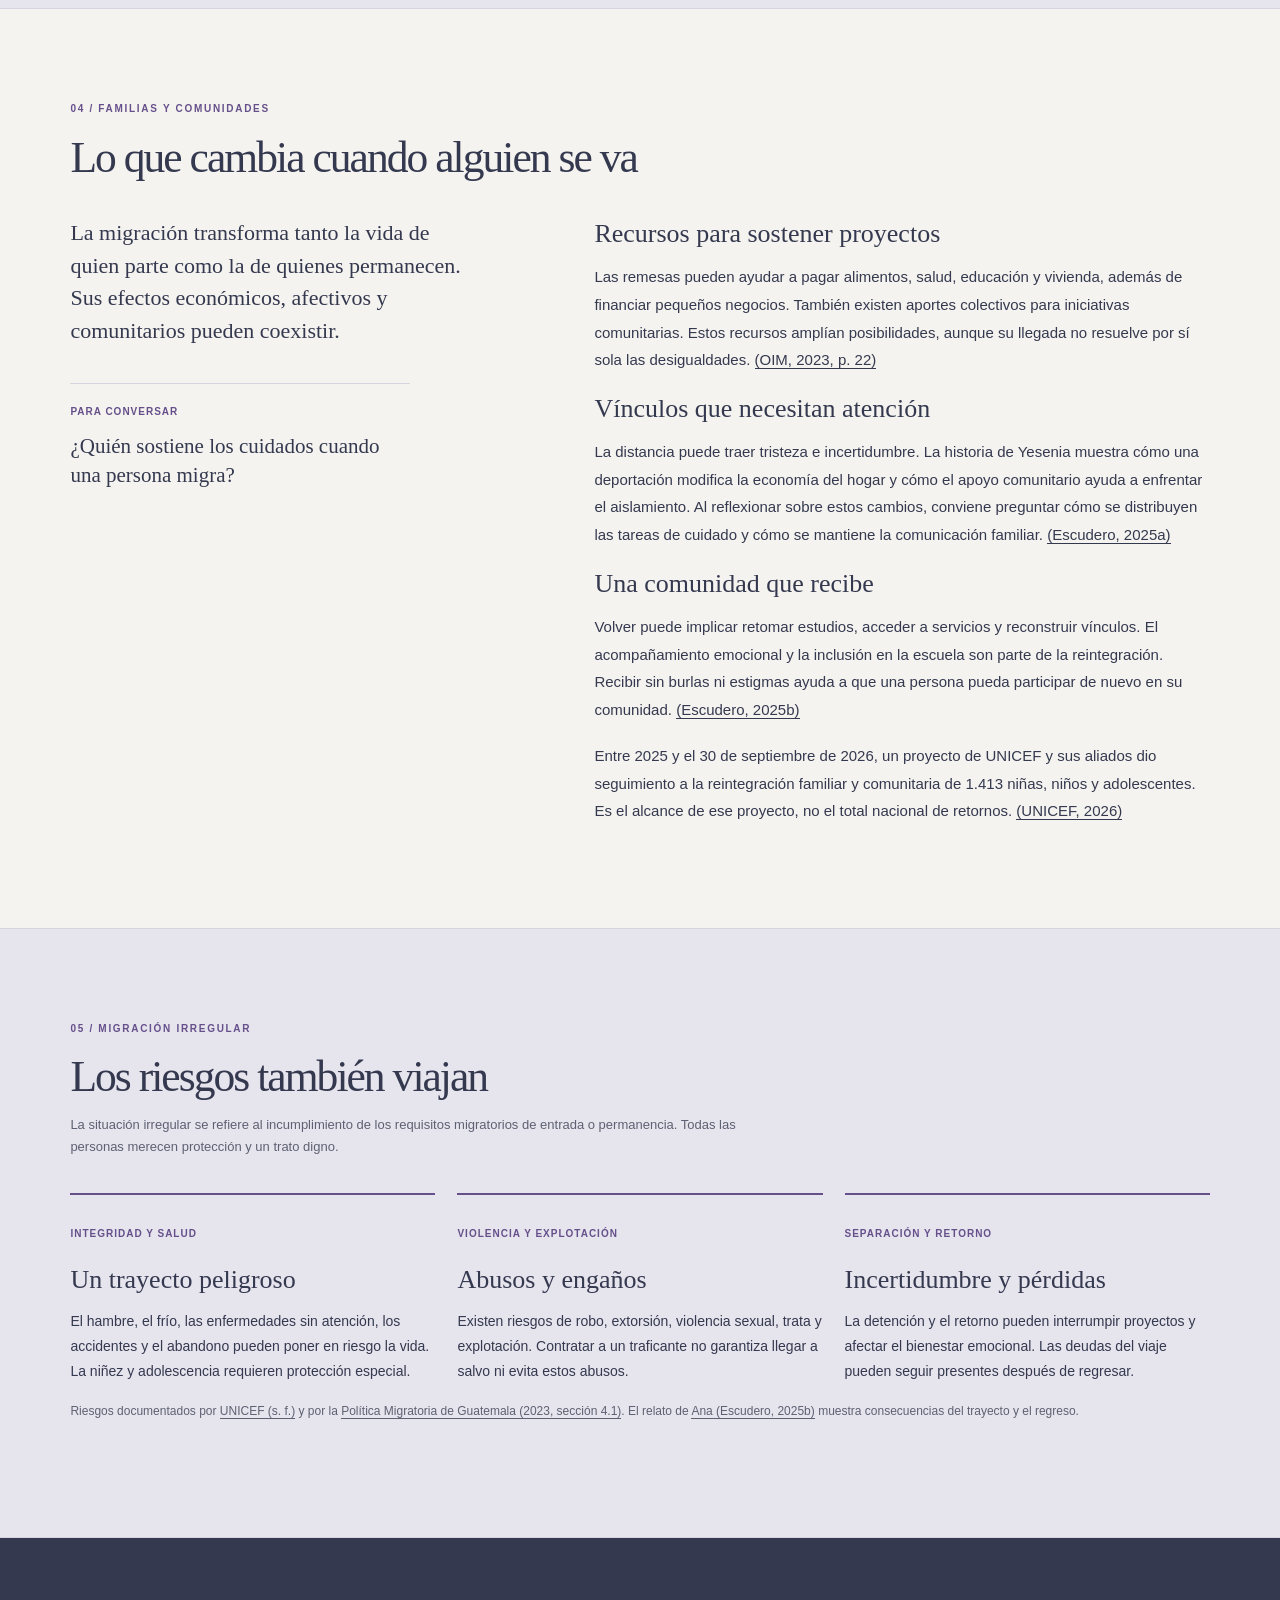
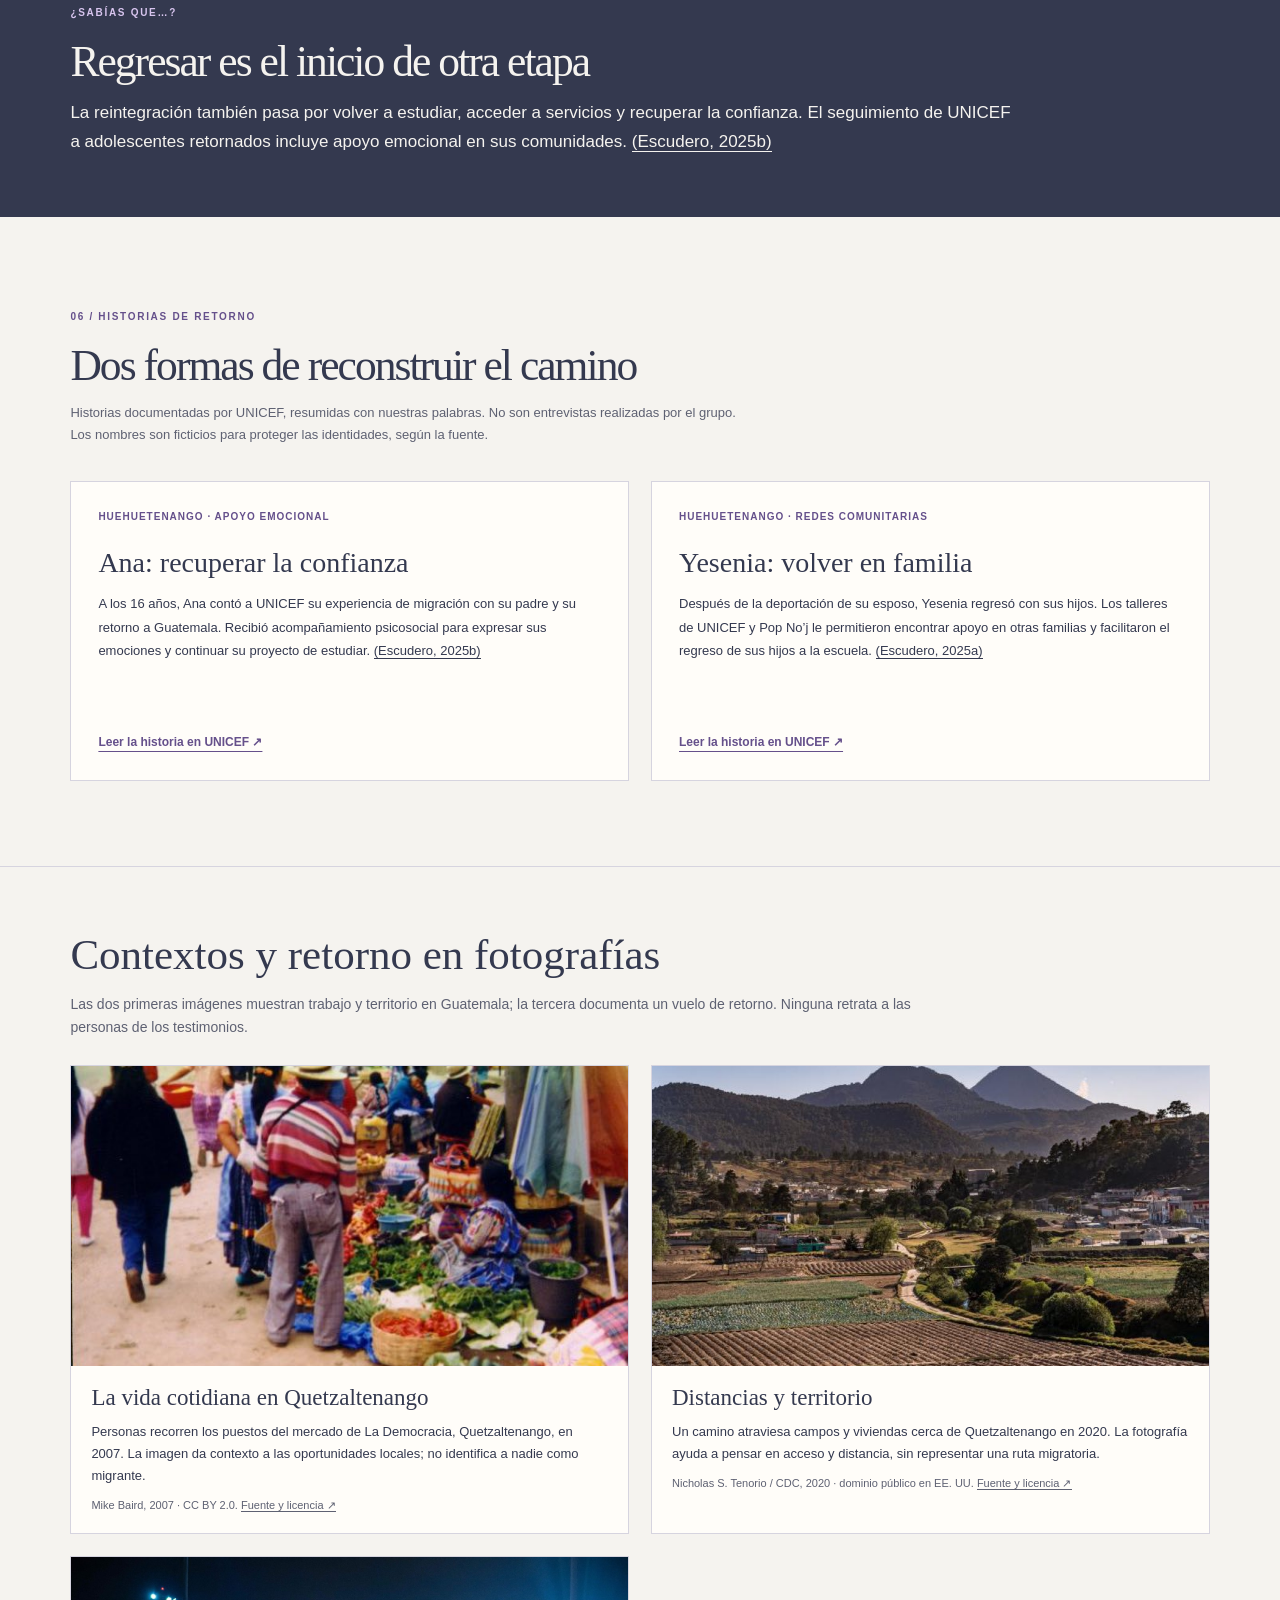
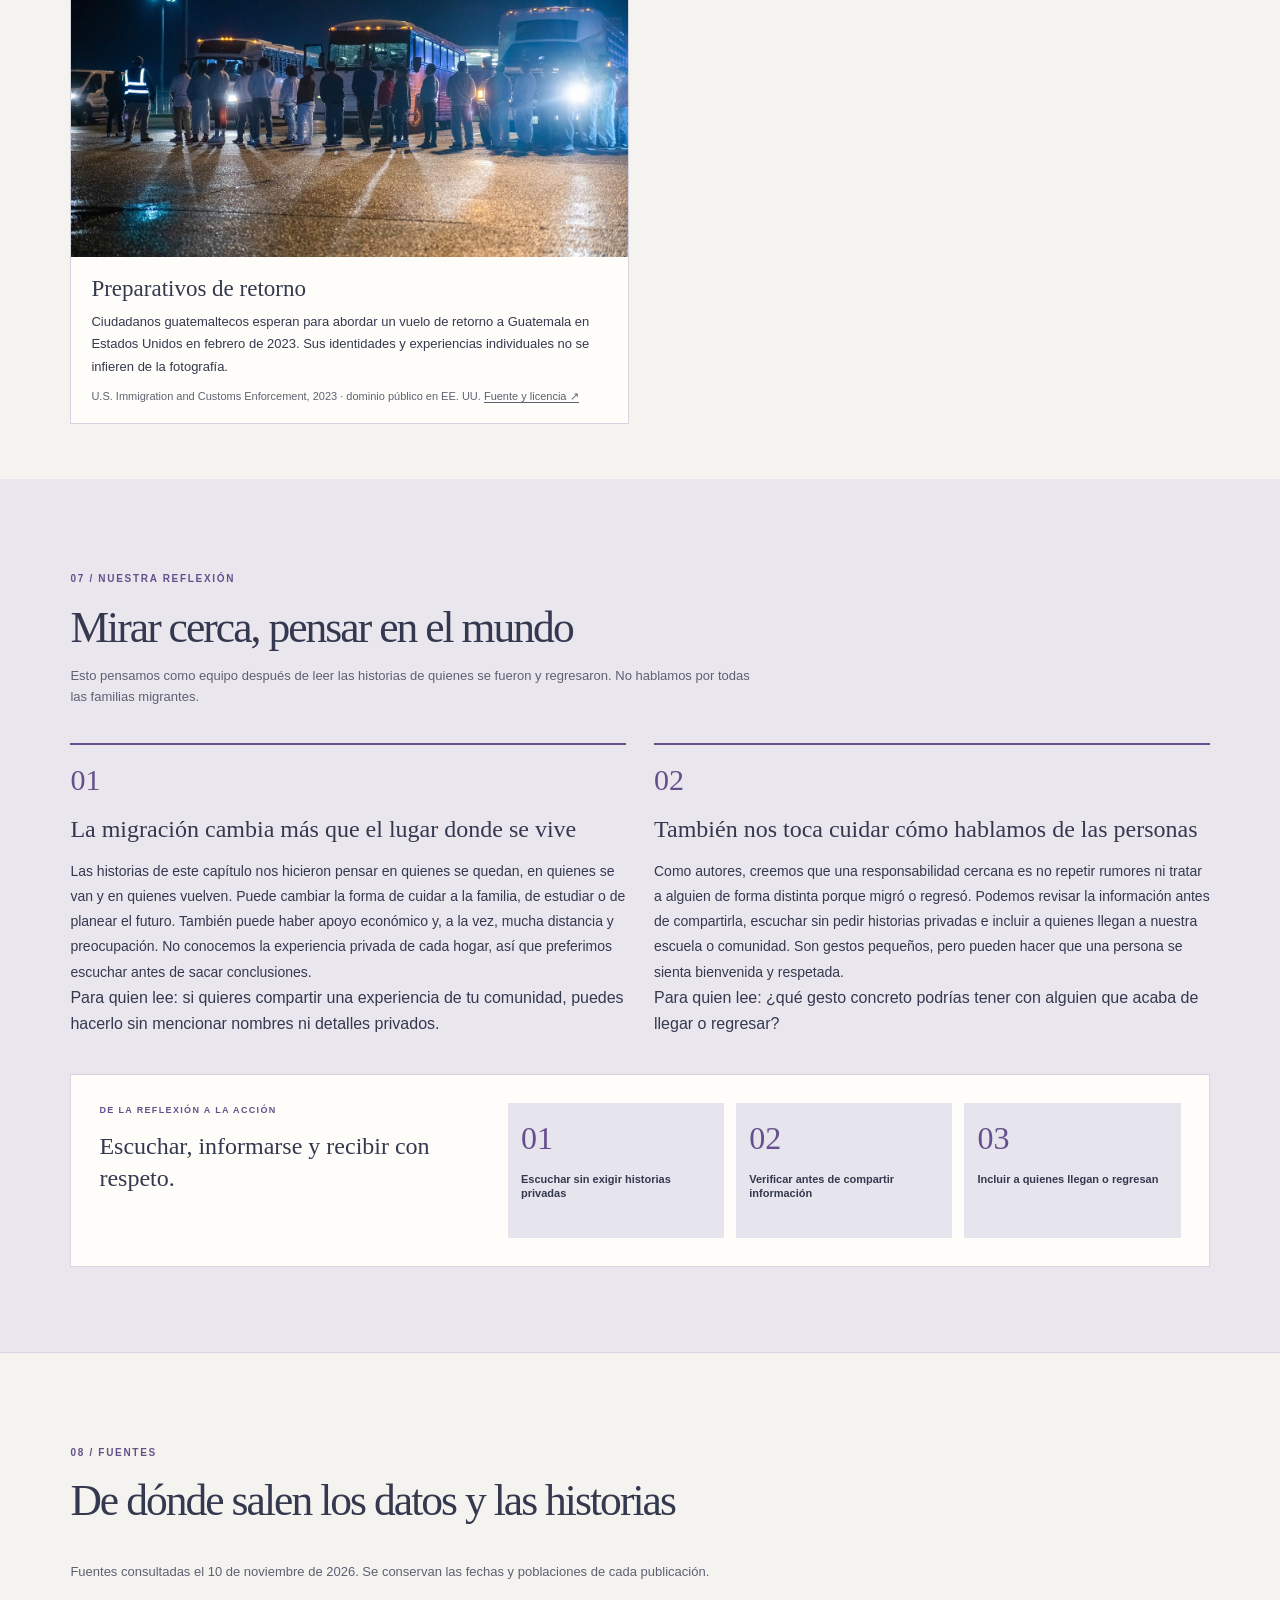
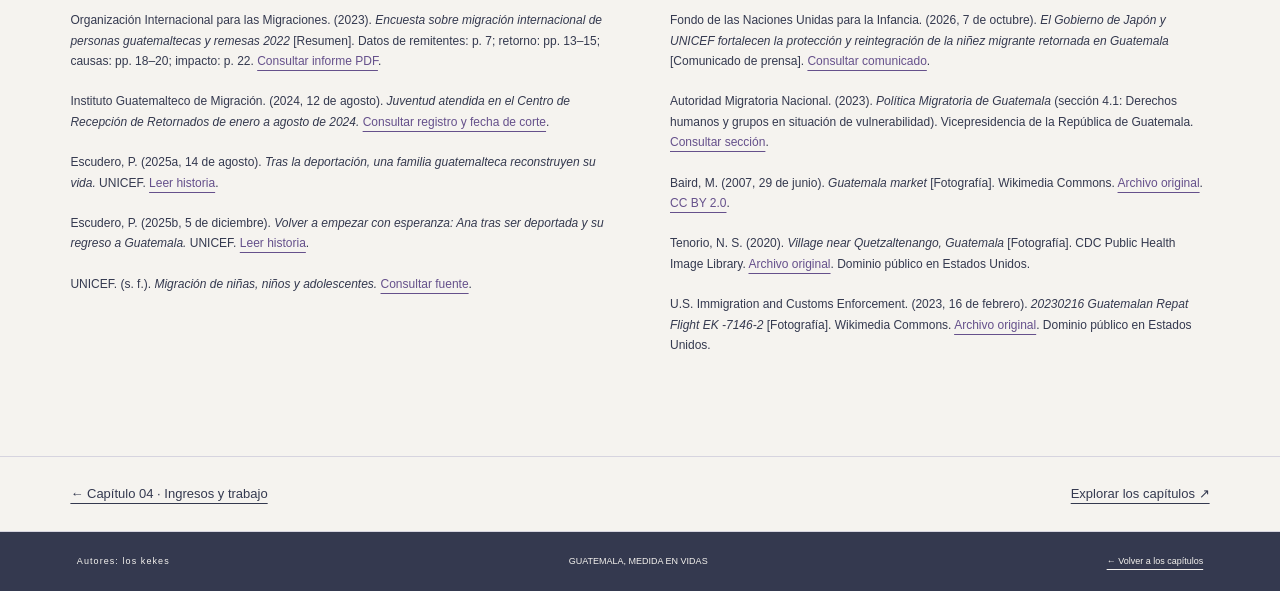
<file: capitulo-5.html>
<!DOCTYPE html>

<html lang="es">
<head>
<meta charset="utf-8"/>
<meta content="width=device-width,initial-scale=1" name="viewport"/>
<meta content="Migración en Guatemala: causas, datos por sexo y edad, familias, riesgos y retorno." name="description"/>
<meta content="light dark" name="color-scheme"/>
<title>Capítulo 5 · Migración — Guatemala, medida en vidas</title>
<link href="capitulos.css" rel="stylesheet"/>
<link href="educacion.css?v=3" rel="stylesheet"/>
<link href="migracion.css?v=3" rel="stylesheet"/>
<script defer="" src="educacion.js?v=2"></script>
<link href="fotografias-revista.css?v=1" rel="stylesheet"/>
<link rel="icon" type="image/svg+xml" href="assets/favicon.svg"/>
</head>
<body class="education-page migration-page">
<a class="skip-chapters" href="#contenido">Saltar al contenido</a>
<div aria-hidden="true" class="edu-progress"></div>
<header class="education-header">
<div class="edu-topline"><a aria-label="Ir al menú de capítulos" class="edu-brand" href="menu.html"><span class="edu-brand-mark">gv.</span><span>GUATEMALA<br/><small>MEDIDA EN VIDAS</small></span></a>
<div class="edu-header-right"><a class="menu-return" href="menu.html">← Ir al menú</a><span class="edu-edition">CAPÍTULO 05 · QUETZALTENANGO</span><button aria-label="Activar modo oscuro" id="edu-theme" title="Cambiar tema" type="button">◐</button><button aria-controls="edu-navigation" aria-expanded="false" id="edu-menu" type="button">Menú <span aria-hidden="true">☰</span></button>
</div>
</div>
<nav aria-label="Contenido del capítulo" class="edu-jump" id="edu-navigation"><a href="#introduccion">El
                tema</a><a href="#causas">Causas</a><a href="#datos">Datos</a><a href="#impacto">Impacto</a><a href="#riesgos">Riesgos</a><a href="#historias">Retorno</a><a href="#fotografias">Fotografías</a><a href="#reflexion">Reflexión</a><a href="#referencias">Fuentes</a></nav>
</header>
<main id="contenido">
<section class="edu-hero">
<div>
<p class="kicker">CAPÍTULO 05 / MIGRACIÓN</p>
<h1>Partir, quedarse,<br/><em>volver a empezar.</em></h1>
<p>Detrás de cada viaje hay una persona, una familia y una búsqueda de oportunidades.</p><a class="edu-button" href="#introduccion">Explorar el capítulo ↓</a>
</div>
<figure class="migration-cover"><img alt="Ilustración de Quetzaltenango, identidad visual del capítulo" fetchpriority="high" height="400" src="assets/capitulo-5.svg" width="600"/>
<figcaption>Ilustración original de Quetzaltenango. Las fotografías documentales se presentan en las secciones siguientes.</figcaption>
</figure>
</section>
<div class="edu-issue-strip"><span>EN ESTA EDICIÓN</span>
<p>Migración, vínculos y oportunidades</p><span aria-hidden="true">↓</span>
</div>
<section class="edu-section" id="introduccion">
<div class="section-top"><span>01 / EL TEMA</span>
<h2>Una decisión que cruza fronteras</h2>
</div>
<div class="intro-grid">
<div class="intro-lead">
<p>Migrar significa cambiar el lugar donde se vive. Puede ocurrir dentro de un país o al cruzar una
                        frontera. En este capítulo miramos principalmente la migración internacional de personas
                        guatemaltecas y lo que sucede cuando regresan.</p>
<p>La pregunta se conecta con el desarrollo humano: ¿qué oportunidades reales tenemos para estudiar,
                        trabajar, vivir con seguridad y estar cerca de quienes queremos?</p>
<div class="intro-mark"><strong>Una pregunta para acompañar la lectura</strong><span>¿Qué tendría
                            que cambiar para que partir o quedarse fuera una elección con oportunidades?</span></div>
</div>
<div class="intro-rest">
<p>La migración reúne experiencias distintas. Algunas personas buscan empleo o mejores ingresos;
                        otras desean reunirse con sus familiares, continuar estudiando o alejarse de situaciones de
                        violencia. La pobreza, la inseguridad alimentaria y los daños a los medios de vida también
                        pueden reducir las opciones disponibles. Una misma decisión puede tener varios motivos. <a class="citation" href="#ref-oim">(OIM, 2023, pp. 18–20)</a></p>
<p>Como vimos en el <a href="capitulo-4.html">capítulo 4 sobre ingresos y trabajo</a>, las remesas
                        pueden sostener gastos y proyectos familiares. Ahora miramos a las personas detrás de esos
                        envíos: sus motivos para partir, los vínculos que mantienen y las dificultades que pueden
                        enfrentar al regresar.</p>
<details>
<summary>Continuar la introducción</summary>
<p>El retorno puede ser voluntario o forzado. Regresar no significa que hayan desaparecido las
                            dificultades que impulsaron el viaje: pueden seguir presentes la falta de empleo, las deudas
                            o las barreras para continuar estudiando. <a class="citation" href="#ref-oim">(OIM, 2023,
                                pp. 13–15)</a></p>
<p>La separación y el regreso pueden exigir acompañamiento emocional y nuevas formas de
                            organización familiar. Los relatos documentados que presentamos ayudan a reconocer esas
                            experiencias sin asumir que todas las familias viven lo mismo. <a class="citation" href="#ref-yesenia">(Escudero, 2025a)</a></p>
<p>Las cifras permiten observar patrones, pero necesitan contexto: enviar remesas, emigrar y ser
                            retornado son situaciones diferentes. Leeremos cada dato con su año y su población de
                            referencia, recordando que la dignidad de una persona no depende de su situación migratoria.
                        </p>
</details>
</div>
</div>
</section>
<section class="edu-section" id="causas">
<div class="section-top"><span>02 / PRINCIPALES CAUSAS</span>
<h2>¿Qué impulsa a una persona a partir?</h2>
<p>Los motivos pueden combinarse. Estas causas no describen por igual cada experiencia.</p>
</div>
<div class="migration-cards">
<article><span>01 / ECONOMÍA</span>
<h3>Trabajo y condiciones de vida</h3>
<p>La falta de empleo y los ingresos insuficientes pueden llevar a buscar oportunidades en otro
                        país. También influyen las metas de sostener a la familia, pagar estudios o conseguir una
                        vivienda.</p>
</article>
<article><span>02 / VÍNCULOS</span>
<h3>Reunificación familiar</h3>
<p>Volver a convivir con una madre, un padre, una pareja o los hijos puede motivar el viaje. La
                        decisión también depende de las redes de apoyo que existen en el lugar de destino.</p>
</article>
<article><span>03 / SEGURIDAD</span>
<h3>Violencia y amenazas</h3>
<p>Las extorsiones, las amenazas y la violencia dentro o fuera del hogar pueden hacer que una
                        persona busque protección lejos de su comunidad.</p>
</article>
<article><span>04 / OPORTUNIDADES</span>
<h3>Estudios y medios de vida</h3>
<p>Estudiar es otro motivo para migrar. Además, sequías, inundaciones y pérdidas agrícolas pueden
                        agravar dificultades económicas y alimentarias que ya existen.</p>
</article>
</div>
<p class="data-caution">Síntesis de las causas descritas por la OIM y UNICEF; el orden de las tarjetas no
                representa un ranking estadístico. <a class="citation" href="#ref-oim">(OIM, 2023, pp. 18–20)</a> <a class="citation" href="#ref-yesenia">(Escudero, 2025a)</a></p>
</section>
<section class="edu-section" id="datos">
<div class="section-top"><span>03 / ESTADÍSTICAS POR GÉNERO Y EDAD</span>
<h2>¿Quiénes aparecen en los datos?</h2>
<p>Las fuentes desagregan por sexo (hombres y mujeres); no miden todas las identidades de género. Son
                    datos de 2022 y de un corte de 2024, no cifras actuales de 2026.</p>
</div>
<div class="chart-grid">
<figure class="comparison-chart">
<figcaption><span>ENVÍO DE REMESAS · 2022</span>
<h3>Personas guatemaltecas que envían remesas</h3>
<p>Residentes en el exterior · escala de 0 a 100 %</p>
</figcaption>
<div class="chart-rows">
<div class="chart-row"><span>Hombres</span>
<div class="chart-track"><span style="--value:75.6%"></span></div><strong>75,6 %</strong>
</div>
<div class="chart-row"><span>Mujeres</span>
<div class="chart-track"><span style="--value:24.4%"></span></div><strong>24,4 %</strong>
</div>
</div>
<p class="chart-note">La OIM estimó 2.141.401 remitentes. Este grupo no incluye a toda la población
                        migrante. <a class="citation" href="#ref-oim">(OIM, 2023, p. 7)</a></p>
</figure>
<figure class="comparison-chart">
<figcaption><span>RETORNOS · CORTE AL 12 AGO. 2024</span>
<h3>El peso de la juventud</h3>
<p>Retornos desde México y EE. UU. · escala de 0 a 100 %</p>
</figcaption>
<div class="chart-rows">
<div class="chart-row"><span>18–29 años</span>
<div class="chart-track"><span style="--value:54.5%"></span></div><strong>54,5 %</strong>
</div>
<div class="chart-row"><span>Otras edades</span>
<div class="chart-track"><span style="--value:45.5%"></span></div><strong>45,5 %</strong>
</div>
</div>
<p class="chart-note">29.601 de 54.271 retornos correspondían a jóvenes de 18 a 29 años. Porcentajes
                        calculados a partir de los conteos del IGM. <a class="citation" href="#ref-igm">(IGM, 2024)</a>
</p>
</figure>
<figure class="comparison-chart">
<figcaption><span>JUVENTUD RETORNADA · MISMO CORTE</span>
<h3>Dentro del grupo de 18 a 29 años</h3>
<p>29.601 retornos juveniles · escala de 0 a 100 %</p>
</figcaption>
<div class="chart-rows">
<div class="chart-row"><span>Hombres</span>
<div class="chart-track"><span style="--value:72.1%"></span></div><strong>72,1 %</strong>
</div>
<div class="chart-row"><span>Mujeres</span>
<div class="chart-track"><span style="--value:27.9%"></span></div><strong>27,9 %</strong>
</div>
</div>
<p class="chart-note">21.342 hombres y 8.259 mujeres. Porcentajes calculados y redondeados a un
                        decimal. <a class="citation" href="#ref-igm">(IGM, 2024)</a></p>
</figure>
</div>
<p class="data-caution">El primer gráfico es una estimación de remitentes; los otros dos corresponden a
                registros de retorno. No permiten calcular cuántas personas emigraron ni comparar un cambio entre 2022 y
                2024. Los registros de retorno pueden incluir más de un evento de una misma persona.</p>
<details class="data-more">
<summary>Cómo leer estos indicadores</summary>
<p>La OIM estudió la migración y las remesas mediante una encuesta. El IGM informó retornos por vía
                    aérea y terrestre desde México y Estados Unidos en lo transcurrido de 2024 hasta su publicación del
                    12 de agosto. Aunque el título de la nota dice «enero a agosto», no abarca todo agosto ni todo el
                    año. La edad corresponde al retorno, no necesariamente a la edad al emigrar.</p>
<p>El IGM redondea el peso de la juventud a 55 %. Aquí usamos 29.601 ÷ 54.271 × 100 = 54,5 %. «Otras
                    edades» es el resto (24.670 registros), sin atribuirlo a rangos que la nota no desglosa. Los
                    porcentajes por sexo de jóvenes usan como denominador 29.601. <a class="citation" href="#ref-igm">(IGM, 2024)</a></p>
</details>
</section>
<section class="edu-section" id="impacto">
<div class="section-top"><span>04 / FAMILIAS Y COMUNIDADES</span>
<h2>Lo que cambia cuando alguien se va</h2>
</div>
<div class="intro-grid">
<div class="intro-lead">
<p>La migración transforma tanto la vida de quien parte como la de quienes permanecen. Sus efectos
                        económicos, afectivos y comunitarios pueden coexistir.</p>
<div class="intro-mark"><strong>Para conversar</strong><span>¿Quién sostiene los cuidados cuando una
                            persona migra?</span></div>
</div>
<div class="intro-rest">
<h3>Recursos para sostener proyectos</h3>
<p>Las remesas pueden ayudar a pagar alimentos, salud, educación y vivienda, además de financiar
                        pequeños negocios. También existen aportes colectivos para iniciativas comunitarias. Estos
                        recursos amplían posibilidades, aunque su llegada no resuelve por sí sola las desigualdades. <a class="citation" href="#ref-oim">(OIM, 2023, p. 22)</a></p>
<h3>Vínculos que necesitan atención</h3>
<p>La distancia puede traer tristeza e incertidumbre. La historia de Yesenia muestra cómo una
                        deportación modifica la economía del hogar y cómo el apoyo comunitario ayuda a enfrentar el
                        aislamiento. Al reflexionar sobre estos cambios, conviene preguntar cómo se distribuyen las
                        tareas de cuidado y cómo se mantiene la comunicación familiar. <a class="citation" href="#ref-yesenia">(Escudero, 2025a)</a></p>
<h3>Una comunidad que recibe</h3>
<p>Volver puede implicar retomar estudios, acceder a servicios y reconstruir vínculos. El
                        acompañamiento emocional y la inclusión en la escuela son parte de la reintegración. Recibir sin
                        burlas ni estigmas ayuda a que una persona pueda participar de nuevo en su comunidad. <a class="citation" href="#ref-ana">(Escudero, 2025b)</a></p>
<p>Entre 2025 y el 30 de septiembre de 2026, un proyecto de UNICEF y sus aliados dio seguimiento a la reintegración familiar y comunitaria de 1.413 niñas, niños y adolescentes. Es el alcance de ese proyecto, no el total nacional de retornos. <a class="citation" href="#ref-reintegracion">(UNICEF, 2026)</a></p>
</div>
</div>
</section>
<section class="edu-section" id="riesgos">
<div class="section-top"><span>05 / MIGRACIÓN IRREGULAR</span>
<h2>Los riesgos también viajan</h2>
<p>La situación irregular se refiere al incumplimiento de los requisitos migratorios de entrada o
                    permanencia. Todas las personas merecen protección y un trato digno.</p>
</div>
<div class="migration-cards risk-cards">
<article><span>INTEGRIDAD Y SALUD</span>
<h3>Un trayecto peligroso</h3>
<p>El hambre, el frío, las enfermedades sin atención, los accidentes y el abandono pueden poner en
                        riesgo la vida. La niñez y adolescencia requieren protección especial.</p>
</article>
<article><span>VIOLENCIA Y EXPLOTACIÓN</span>
<h3>Abusos y engaños</h3>
<p>Existen riesgos de robo, extorsión, violencia sexual, trata y explotación. Contratar a un
                        traficante no garantiza llegar a salvo ni evita estos abusos.</p>
</article>
<article><span>SEPARACIÓN Y RETORNO</span>
<h3>Incertidumbre y pérdidas</h3>
<p>La detención y el retorno pueden interrumpir proyectos y afectar el bienestar emocional. Las
                        deudas del viaje pueden seguir presentes después de regresar.</p>
</article>
</div>
<p class="data-caution">Riesgos documentados por <a class="citation" href="#ref-riesgos">UNICEF (s. f.)</a>
                y por la <a class="citation" href="#ref-politica">Política Migratoria de Guatemala (2023, sección
                    4.1)</a>. El relato de <a class="citation" href="#ref-ana">Ana (Escudero, 2025b)</a> muestra
                consecuencias del trayecto y el regreso.</p>
</section>
<aside class="did-you-know"><span>¿SABÍAS QUE…?</span>
<h2>Regresar es el inicio de otra etapa</h2>
<p>La reintegración también pasa por volver a estudiar, acceder a servicios y recuperar la confianza. El
                seguimiento de UNICEF a adolescentes retornados incluye apoyo emocional en sus comunidades. <a class="citation" href="#ref-ana">(Escudero, 2025b)</a></p>
</aside>
<section class="edu-section" id="historias">
<div class="section-top"><span>06 / HISTORIAS DE RETORNO</span>
<h2>Dos formas de reconstruir el camino</h2>
<p>Historias documentadas por UNICEF, resumidas con nuestras palabras. No son entrevistas realizadas por
                    el grupo. Los nombres son ficticios para proteger las identidades, según la fuente.</p>
</div>
<div class="story-grid return-stories">
<article><span>HUEHUETENANGO · APOYO EMOCIONAL</span>
<h3>Ana: recuperar la confianza</h3>
<p>A los 16 años, Ana contó a UNICEF su experiencia de migración con su padre y su retorno a
                        Guatemala. Recibió acompañamiento psicosocial para expresar sus emociones y continuar su
                        proyecto de estudiar. <a class="citation" href="#ref-ana">(Escudero, 2025b)</a></p><a href="https://www.unicef.org/guatemala/historias/volver-empezar-con-esperanza-ana-tras-ser-deportada-y-su-regreso-guatemala">Leer
                        la historia en UNICEF ↗</a>
</article>
<article><span>HUEHUETENANGO · REDES COMUNITARIAS</span>
<h3>Yesenia: volver en familia</h3>
<p>Después de la deportación de su esposo, Yesenia regresó con sus hijos. Los talleres de UNICEF y
                        Pop No’j le permitieron encontrar apoyo en otras familias y facilitaron el regreso de sus hijos
                        a la escuela. <a class="citation" href="#ref-yesenia">(Escudero, 2025a)</a></p><a href="https://www.unicef.org/guatemala/historias/tras-la-deportaci%C3%B3n-una-familia-guatemalteca-reconstruyen-su-vida">Leer
                        la historia en UNICEF ↗</a>
</article>
</div>
</section>
<section aria-label="Galería fotográfica con fuentes verificadas" class="editorial-photos" id="fotografias"><h2>Contextos y retorno en fotografías</h2><p class="photo-intro">Las dos primeras imágenes muestran trabajo y territorio en Guatemala; la tercera documenta un vuelo de retorno. Ninguna retrata a las personas de los testimonios.</p><div class="editorial-photo-grid"><figure><img alt="Personas caminan entre puestos de verduras y otros productos en Quetzaltenango." decoding="async" loading="lazy" src="assets/intro-mercado-quetzaltenango-baird.jpg"/><figcaption><strong>La vida cotidiana en Quetzaltenango</strong>Personas recorren los puestos del mercado de La Democracia, Quetzaltenango, en 2007. La imagen da contexto a las oportunidades locales; no identifica a nadie como migrante.<small>Mike Baird, 2007 · CC BY 2.0. <a class="citation" href="#ref-foto-mercado-migracion">Fuente y licencia ↗</a></small></figcaption></figure><figure><img alt="Campos, viviendas y un camino entre montañas cerca de Quetzaltenango." decoding="async" loading="lazy" src="assets/intro-territorio-tenorio.jpg"/><figcaption><strong>Distancias y territorio</strong>Un camino atraviesa campos y viviendas cerca de Quetzaltenango en 2020. La fotografía ayuda a pensar en acceso y distancia, sin representar una ruta migratoria.<small>Nicholas S. Tenorio / CDC, 2020 · dominio público en EE. UU. <a class="citation" href="#ref-foto-camino-migracion">Fuente y licencia ↗</a></small></figcaption></figure><figure><img alt="Personas se acercan a autobuses durante los preparativos de un vuelo de retorno a Guatemala en Estados Unidos." decoding="async" loading="lazy" src="assets/migracion-retorno-ice.jpg"/><figcaption><strong>Preparativos de retorno</strong>Ciudadanos guatemaltecos esperan para abordar un vuelo de retorno a Guatemala en Estados Unidos en febrero de 2023. Sus identidades y experiencias individuales no se infieren de la fotografía.<small>U.S. Immigration and Customs Enforcement, 2023 · dominio público en EE. UU. <a class="citation" href="#ref-foto-retorno">Fuente y licencia ↗</a></small></figcaption></figure></div></section>
<section class="edu-section" id="reflexion">
<div class="section-top"><span>07 / NUESTRA REFLEXIÓN</span>
<h2>Mirar cerca, pensar en el mundo</h2>
<p>Esto pensamos como equipo después de leer las historias de quienes se fueron y regresaron. No hablamos por todas las familias migrantes.</p>
</div>
<div class="question-list migration-questions">
<article><b>01</b>
<h3>La migración cambia más que el lugar donde se vive</h3>
<p>Las historias de este capítulo nos hicieron pensar en quienes se quedan, en quienes se van y en quienes vuelven. Puede cambiar la forma de cuidar a la familia, de estudiar o de planear el futuro. También puede haber apoyo económico y, a la vez, mucha distancia y preocupación. No conocemos la experiencia privada de cada hogar, así que preferimos escuchar antes de sacar conclusiones.</p>
<span class="reflection-prompt">Para quien lee: si quieres compartir una experiencia de tu comunidad, puedes hacerlo sin mencionar nombres ni detalles privados.</span>
</article>
<article><b>02</b>
<h3>También nos toca cuidar cómo hablamos de las personas</h3>
<p>Como autores, creemos que una responsabilidad cercana es no repetir rumores ni tratar a alguien de forma distinta porque migró o regresó. Podemos revisar la información antes de compartirla, escuchar sin pedir historias privadas e incluir a quienes llegan a nuestra escuela o comunidad. Son gestos pequeños, pero pueden hacer que una persona se sienta bienvenida y respetada.</p>
<span class="reflection-prompt">Para quien lee: ¿qué gesto concreto podrías tener con alguien que acaba de llegar o regresar?</span>
</article>
</div>
<div class="ideal-school">
<div class="ideal-school-title"><span>DE LA REFLEXIÓN A LA ACCIÓN</span><strong>Escuchar, informarse y
                        recibir con respeto.</strong></div>
<div class="ideal-school-grid">
<div><span aria-hidden="true">01</span><b>Escuchar sin exigir historias privadas</b></div>
<div><span aria-hidden="true">02</span><b>Verificar antes de compartir información</b></div>
<div><span aria-hidden="true">03</span><b>Incluir a quienes llegan o regresan</b></div>
</div>
</div>
</section>
<section class="edu-section references" id="referencias">
<div class="section-top"><span>08 / FUENTES</span>
<h2>De dónde salen los datos y las historias</h2>
</div>
<p>Fuentes consultadas el 10 de noviembre de 2026. Se conservan las fechas y poblaciones de cada
                publicación.</p>
<ul>
<li id="ref-oim">Organización Internacional para las Migraciones. (2023). <cite>Encuesta sobre migración
                        internacional de personas guatemaltecas y remesas 2022</cite> [Resumen]. Datos de remitentes: p.
                    7; retorno: pp. 13–15; causas: pp. 18–20; impacto: p. 22. <a href="https://infounitnca.iom.int/uploads/RemesasGT2022/Resumen_EncuestaRemesas2022_gt.pdf">Consultar
                        informe PDF</a>.</li>
<li id="ref-igm">Instituto Guatemalteco de Migración. (2024, 12 de agosto). <cite>Juventud atendida en
                        el Centro de Recepción de Retornados de enero a agosto de 2024.</cite> <a href="https://www.igm.gob.gt/index.php/sala-prensa/noticias-anteriores/juventud-atendida-centros-retornados">Consultar
                        registro y fecha de corte</a>.</li>
<li id="ref-yesenia">Escudero, P. (2025a, 14 de agosto). <cite>Tras la deportación, una familia
                        guatemalteca reconstruyen su vida.</cite> UNICEF. <a href="https://www.unicef.org/guatemala/historias/tras-la-deportaci%C3%B3n-una-familia-guatemalteca-reconstruyen-su-vida">Leer
                        historia</a>.</li>
<li id="ref-ana">Escudero, P. (2025b, 5 de diciembre). <cite>Volver a empezar con esperanza: Ana tras
                        ser deportada y su regreso a Guatemala.</cite> UNICEF. <a href="https://www.unicef.org/guatemala/historias/volver-empezar-con-esperanza-ana-tras-ser-deportada-y-su-regreso-guatemala">Leer
                        historia</a>.</li>
<li id="ref-riesgos">UNICEF. (s. f.). <cite>Migración de niñas, niños y adolescentes.</cite> <a href="https://www.unicef.org/guatemala/migraci%C3%B3n-de-ni%C3%B1as-ni%C3%B1os-y-adolescentes">Consultar
                        fuente</a>.</li>
<li id="ref-reintegracion">Fondo de las Naciones Unidas para la Infancia. (2026, 7 de octubre). <cite>El Gobierno de Japón y UNICEF fortalecen la protección y reintegración de la niñez migrante retornada en Guatemala</cite> [Comunicado de prensa]. <a href="https://www.unicef.org/guatemala/comunicados-prensa/el-gobierno-de-jap%C3%B3n-y-unicef-fortalecen-la-protecci%C3%B3n-y-reintegraci%C3%B3n-de-la">Consultar comunicado</a>.</li>
<li id="ref-politica">Autoridad Migratoria Nacional. (2023). <cite>Política Migratoria de
                        Guatemala</cite> (sección 4.1: Derechos humanos y grupos en situación de vulnerabilidad).
                    Vicepresidencia de la República de Guatemala. <a href="https://vicepresidencia.gob.gt/politica-migratoria/41-derechos-humanos-y-grupos-en-situacion-de-vulneravilidad">Consultar
                        sección</a>.</li>

<li id="ref-foto-mercado-migracion">Baird, M. (2007, 29 de junio). <cite>Guatemala market</cite> [Fotografía]. Wikimedia Commons. <a href="https://commons.wikimedia.org/wiki/File:Guatemala_market.jpg">Archivo original</a>. <a href="https://creativecommons.org/licenses/by/2.0/">CC BY 2.0</a>.</li>
<li id="ref-foto-camino-migracion">Tenorio, N. S. (2020). <cite>Village near Quetzaltenango, Guatemala</cite> [Fotografía]. CDC Public Health Image Library. <a href="https://wwwn.cdc.gov/phil/Details.aspx?pid=23895">Archivo original</a>. Dominio público en Estados Unidos.</li>
<li id="ref-foto-retorno">U.S. Immigration and Customs Enforcement. (2023, 16 de febrero). <cite>20230216 Guatemalan Repat Flight EK -7146-2</cite> [Fotografía]. Wikimedia Commons. <a href="https://commons.wikimedia.org/wiki/File:20230216_Guatemalan_Repat_Flight_EK_-7146-2_(53157609998).jpg">Archivo original</a>. Dominio público en Estados Unidos.</li>
</ul>
</section>
<nav aria-label="Navegación entre capítulos" class="migration-next"><a href="capitulo-4.html">← Capítulo 04 ·
                Ingresos y trabajo</a><a href="menu.html">Explorar los capítulos ↗</a></nav>
</main>
<footer class="contents-footer education-footer"><span>Autores: los kekes</span><span>GUATEMALA, MEDIDA EN
            VIDAS</span><a href="menu.html">← Volver a los capítulos</a></footer>
</body>
</html>
</file>
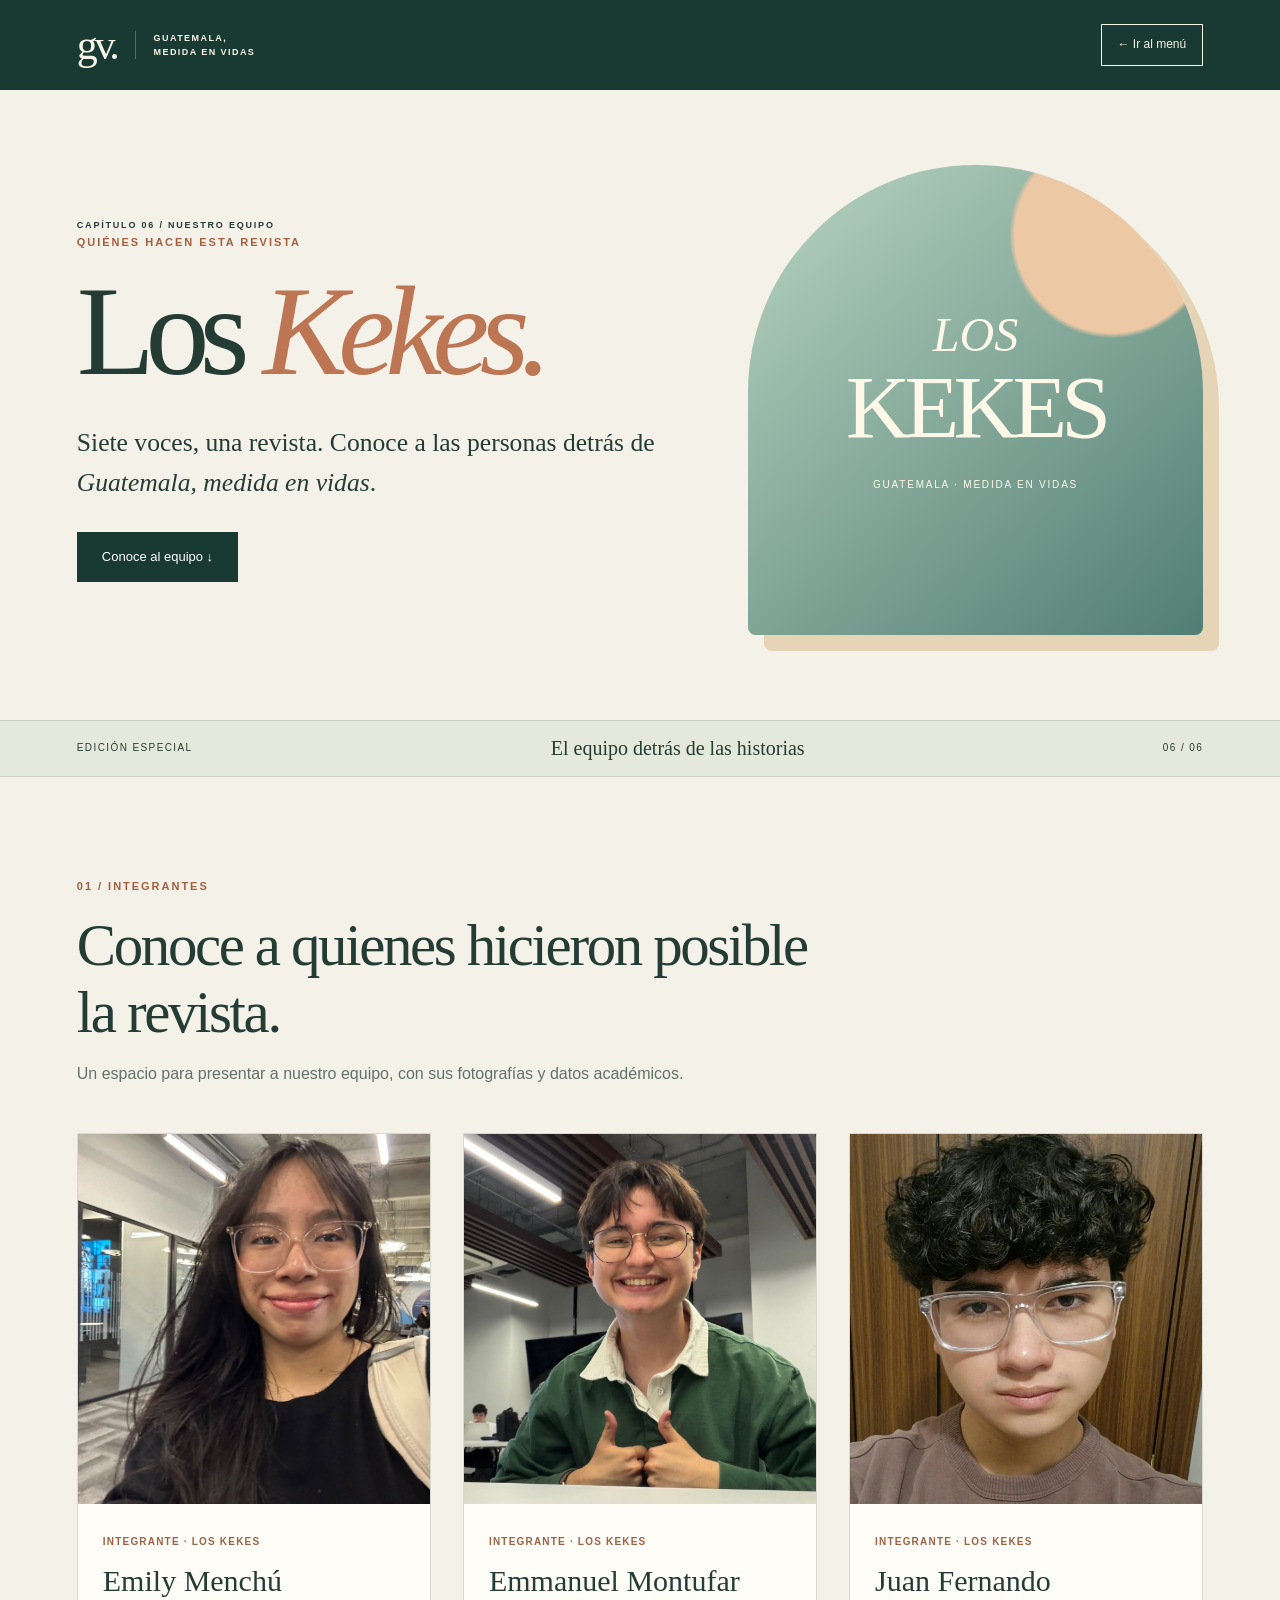
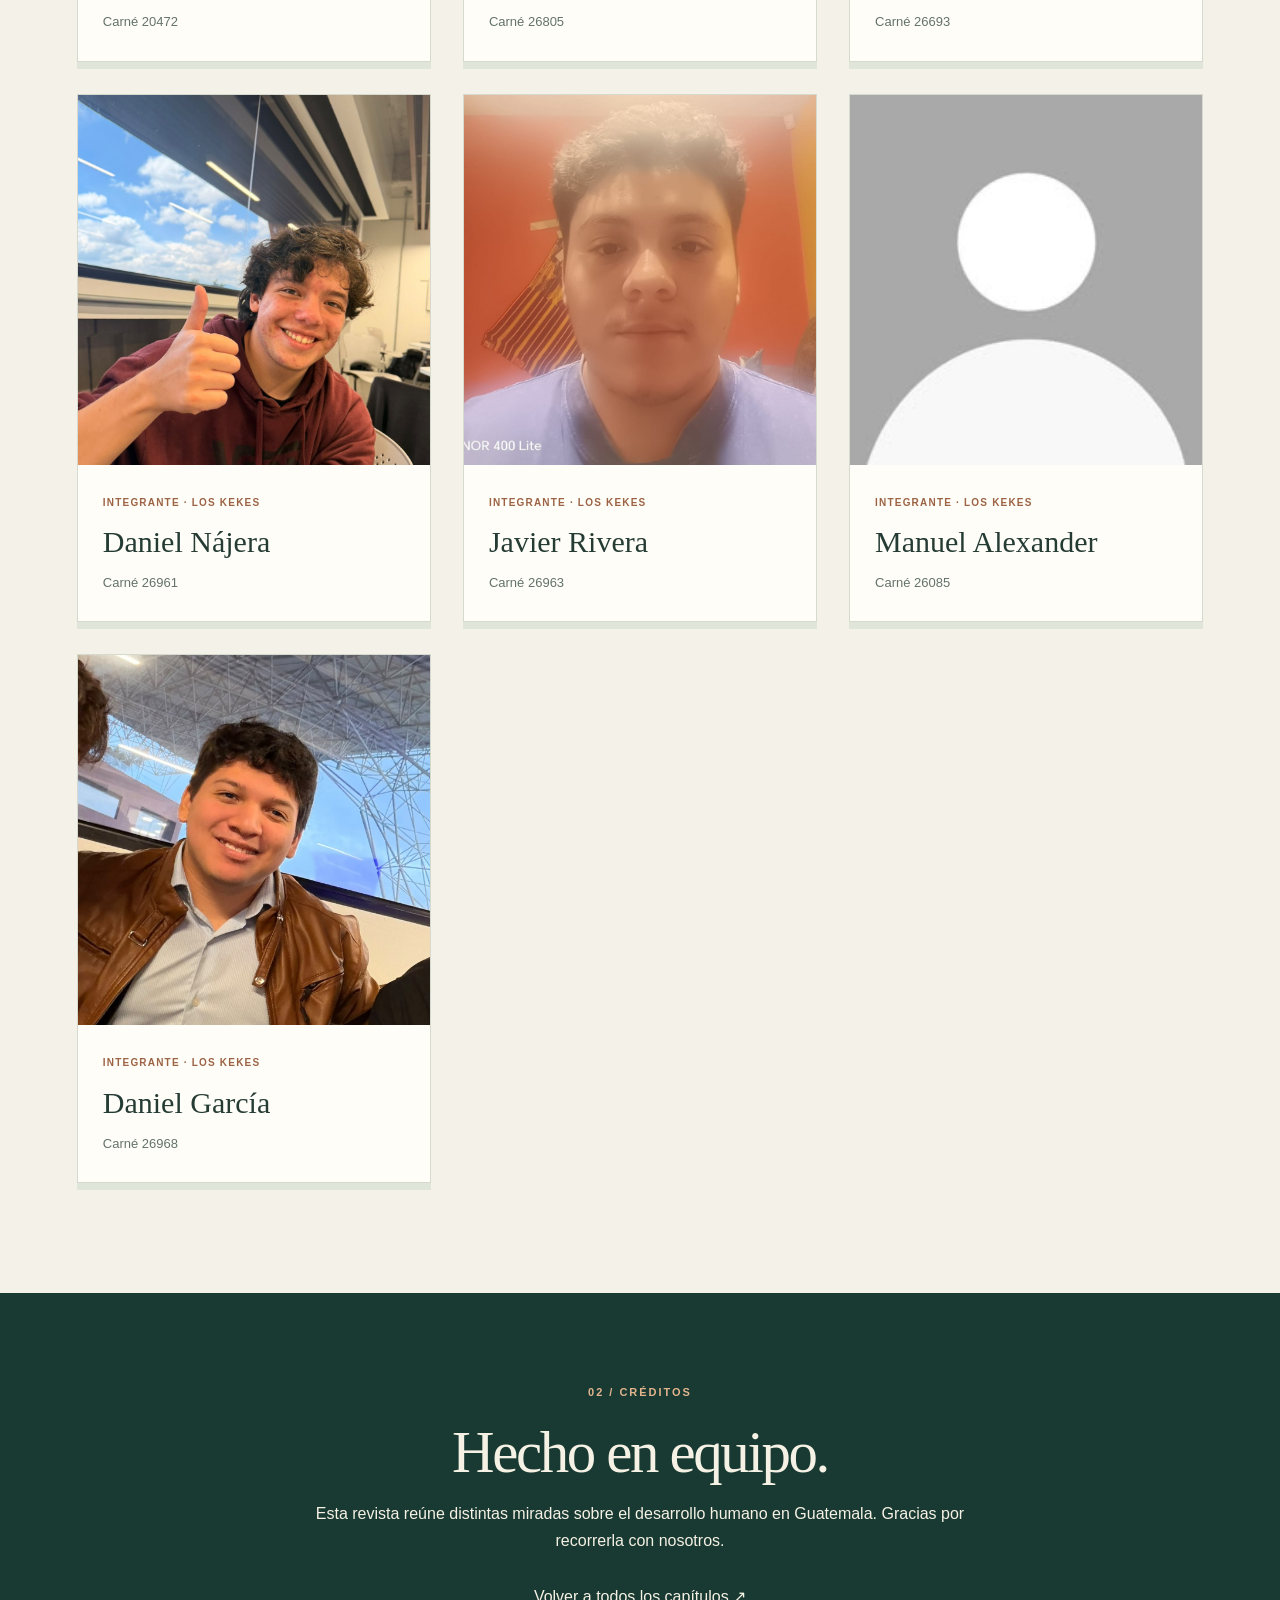
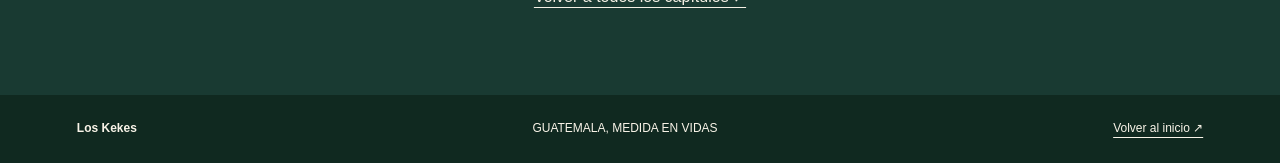
<file: capitulo-6.html>
<!doctype html><html lang="es"><head><meta charset="utf-8"><meta name="viewport" content="width=device-width,initial-scale=1"><meta name="description" content="Conoce al equipo Los Kekes, autores de Guatemala, medida en vidas."><title>Capítulo 6 · Los Kekes — Guatemala, medida en vidas</title><link rel="stylesheet" href="capitulos.css"><link rel="stylesheet" href="los-kekes.css"><link rel="icon" type="image/svg+xml" href="assets/favicon.svg"/>
</head><body class="kekes-page"><a class="skip-chapters" href="#integrantes">Saltar a los integrantes</a><header class="kekes-header"><a class="wordmark" href="menu.html">gv.<span>GUATEMALA,<br>MEDIDA EN VIDAS</span></a><a class="menu-return" href="menu.html">← Ir al menú</a></header><main><section class="kekes-hero"><div><p class="kicker">CAPÍTULO 06 / NUESTRO EQUIPO</p><p class="overline">QUIÉNES HACEN ESTA REVISTA</p><h1>Los <em>Kekes.</em></h1><p class="lead">Siete voces, una revista. Conoce a las personas detrás de <i>Guatemala, medida en vidas</i>.</p><a class="jump" href="#integrantes">Conoce al equipo ↓</a></div><div class="hero-art" aria-hidden="true"><span>LOS</span><strong>KEKES</strong><small>GUATEMALA · MEDIDA EN VIDAS</small></div></section><div class="issue"><span>EDICIÓN ESPECIAL</span><p>El equipo detrás de las historias</p><span>06 / 06</span></div><section id="integrantes" class="team-section"><div class="section-head"><span>01 / INTEGRANTES</span><h2>Conoce a quienes hicieron posible la revista.</h2><p>Un espacio para presentar a nuestro equipo, con sus fotografías y datos académicos.</p></div><div class="team-grid"><article class="member"><div class="portrait"><img src="assets/integrante-041139.jpg" alt="Retrato de Emily Menchú" loading="lazy"></div><div class="member-copy"><span>INTEGRANTE · LOS KEKES</span><h3>Emily Menchú</h3><p>Carné 20472</p></div></article>
<article class="member"><div class="portrait"><img src="assets/integrante-041236.jpg" alt="Retrato de Emmanuel Montufar" loading="lazy"></div><div class="member-copy"><span>INTEGRANTE · LOS KEKES</span><h3>Emmanuel Montufar</h3><p>Carné 26805</p></div></article>
<article class="member"><div class="portrait"><img src="assets/integrante-041616.jpg" alt="Retrato de Juan Fernando" loading="lazy"></div><div class="member-copy"><span>INTEGRANTE · LOS KEKES</span><h3>Juan Fernando</h3><p>Carné 26693</p></div></article>
<article class="member"><div class="portrait"><img src="assets/integrante-041738.jpg" alt="Retrato de Daniel Nájera" loading="lazy"></div><div class="member-copy"><span>INTEGRANTE · LOS KEKES</span><h3>Daniel Nájera</h3><p>Carné 26961</p></div></article>
<article class="member"><div class="portrait"><img src="assets/integrante-041805.jpg" alt="Retrato de Javier Rivera" loading="lazy"></div><div class="member-copy"><span>INTEGRANTE · LOS KEKES</span><h3>Javier Rivera</h3><p>Carné 26963</p></div></article><article class="member"><div class="portrait"><img src="assets/integrante-manuel-alexander.png" alt="Avatar anónimo de Manuel Alexander" loading="lazy"></div><div class="member-copy"><span>INTEGRANTE · LOS KEKES</span><h3>Manuel Alexander</h3><p>Carné 26085</p></div></article><article class="member"><div class="portrait"><img src="assets/integrante-daniel-garcia.jpg" alt="Retrato de Daniel García" loading="lazy"></div><div class="member-copy"><span>INTEGRANTE · LOS KEKES</span><h3>Daniel García</h3><p>Carné 26968</p></div></article></div></section><section class="closing"><span>02 / CRÉDITOS</span><h2>Hecho en equipo.</h2><p>Esta revista reúne distintas miradas sobre el desarrollo humano en Guatemala. Gracias por recorrerla con nosotros.</p><a href="menu.html">Volver a todos los capítulos ↗</a></section></main><footer class="kekes-footer"><strong>Los Kekes</strong><span>GUATEMALA, MEDIDA EN VIDAS</span><a href="index.html">Volver al inicio ↗</a></footer></body></html>
</file>
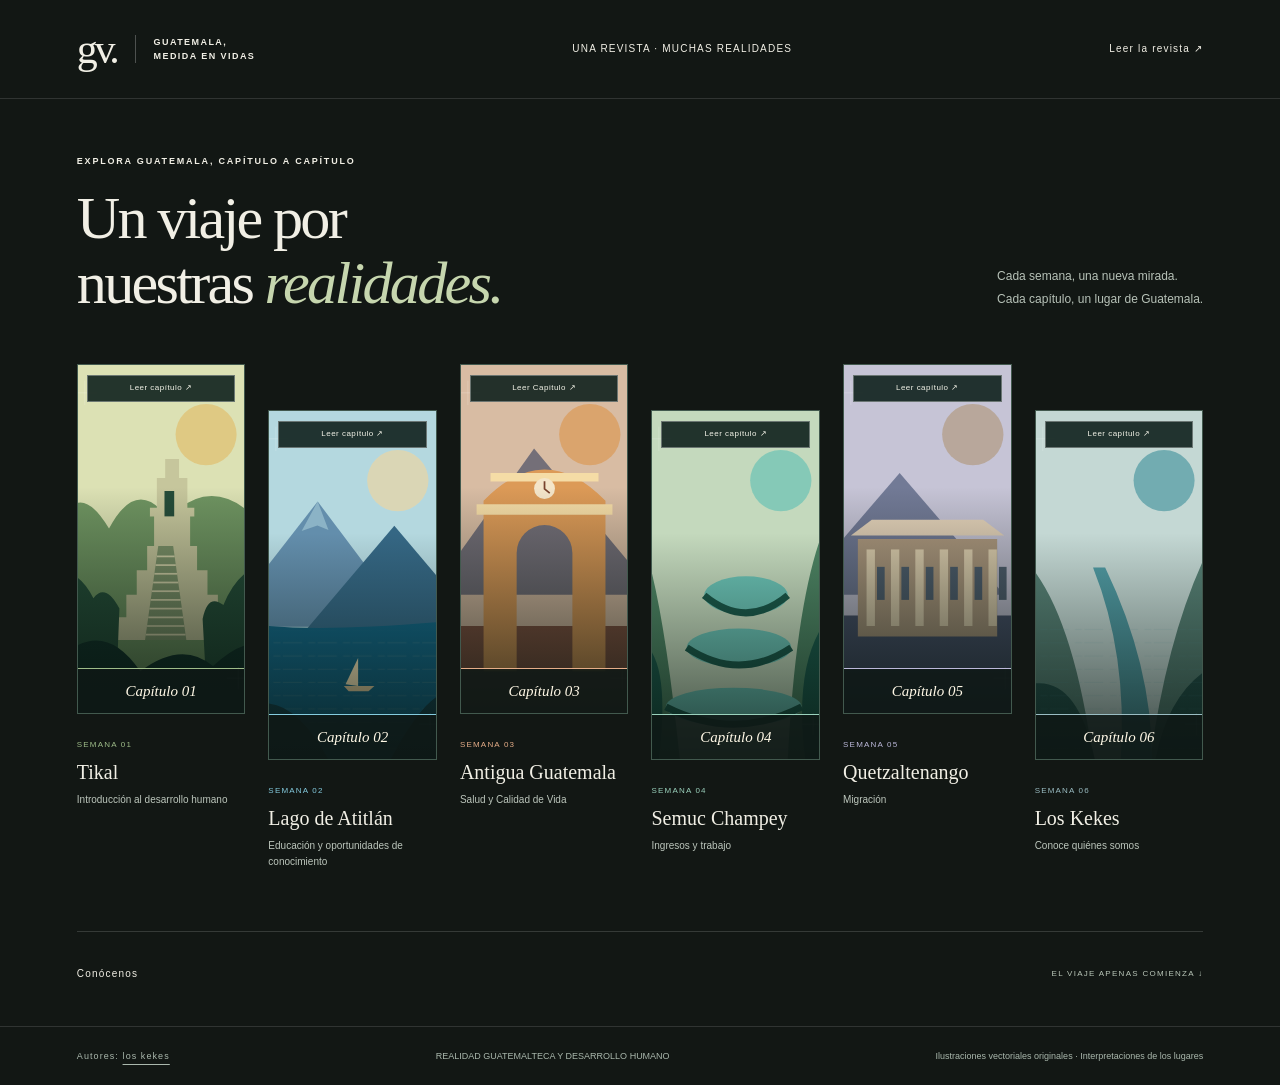
<file: menu.html>
<!DOCTYPE html>
<html lang="es"><head><meta charset="utf-8"/><meta content="width=device-width,initial-scale=1" name="viewport"/><meta content="dark" name="color-scheme"/><title>Capítulos — Guatemala, medida en vidas</title><link href="capitulos.css" rel="stylesheet"/><link rel="icon" type="image/svg+xml" href="assets/favicon.svg"/>
</head><body class="contents-page"><a class="skip-chapters" href="#capitulos">Saltar a los capítulos</a><header class="contents-header"><a class="wordmark" href="menu.html">gv.<span>GUATEMALA,<br/>MEDIDA EN VIDAS</span></a><span class="header-caption">UNA REVISTA · MUCHAS REALIDADES</span><a class="continue-link" href="index.html">Leer la revista ↗</a></header><main id="capitulos"><div class="contents-title"><div><p class="kicker">EXPLORA GUATEMALA, CAPÍTULO A CAPÍTULO</p><h1>Un viaje por<br/>nuestras <em>realidades.</em></h1></div><p>Cada semana, una nueva mirada.<br/>Cada capítulo, un lugar de Guatemala.</p></div><div class="chapter-grid"><a aria-label="Capítulo 1. Tikal. Disponible. Introducción al desarrollo humano" class="chapter-card" href="index.html" style="--accent:#9ebc89"><div class="chapter-art"><img alt="Ilustración de Tikal" height="1000" src="assets/capitulo-1.svg" width="600"/><span class="chapter-status">Leer capítulo ↗</span><span class="chapter-number">Capítulo 01</span></div><div class="chapter-meta"><span>SEMANA 01</span><h2>Tikal</h2><p>Introducción al desarrollo humano</p></div></a><a aria-label="Capítulo 2. Lago de Atitlán. Disponible. Educación y oportunidades de conocimiento" class="chapter-card" href="capitulo-2.html" style="--accent:#85cce0"><div class="chapter-art"><img alt="Ilustración de Lago de Atitlán" height="1000" src="assets/capitulo-2.svg" width="600"/><span class="chapter-status">Leer capítulo ↗</span><span class="chapter-number">Capítulo 02</span></div><div class="chapter-meta"><span>SEMANA 02</span><h2>Lago de Atitlán</h2><p>Educación y oportunidades de conocimiento</p></div></a><a aria-label="Capítulo 3. Antigua Guatemala. Próximamente. Por descubrir" class="chapter-card" href="capitulo-3.html" style="--accent:#e5ad88"><div class="chapter-art"><img alt="Ilustración de Antigua Guatemala" height="1000" src="assets/capitulo-3.svg" width="600"/><span class="chapter-status">Leer Capitulo ↗</span><span class="chapter-number">Capítulo 03</span></div><div class="chapter-meta"><span>SEMANA 03</span><h2>Antigua Guatemala</h2><p>Salud y Calidad de Vida</p></div></a><a aria-label="Capítulo 4. Semuc Champey. Disponible. Ingresos y trabajo" class="chapter-card" href="capitulo-4.html" style="--accent:#9bd2bd"><div class="chapter-art"><img alt="Ilustración de Semuc Champey" height="1000" src="assets/capitulo-4.svg" width="600"/><span class="chapter-status">Leer capítulo ↗</span><span class="chapter-number">Capítulo 04</span></div><div class="chapter-meta"><span>SEMANA 04</span><h2>Semuc Champey</h2><p>Ingresos y trabajo</p></div></a><a aria-label="Capítulo 5. Quetzaltenango. Disponible. Migración" class="chapter-card" href="capitulo-5.html" style="--accent:#bcb9da"><div class="chapter-art"><img alt="Ilustración de Quetzaltenango" height="1000" src="assets/capitulo-5.svg" width="600"/><span class="chapter-status">Leer capítulo ↗</span><span class="chapter-number">Capítulo 05</span></div><div class="chapter-meta"><span>SEMANA 05</span><h2>Quetzaltenango</h2><p>Migración</p></div></a><a aria-label="Capítulo 6. Los Kekes. Conoce quiénes somos" class="chapter-card" href="capitulo-6.html" style="--accent:#9bbdc3"><div class="chapter-art"><img alt="Ilustración de Río Dulce" height="1000" src="assets/capitulo-6.svg" width="600"/><span class="chapter-status">Leer capítulo ↗</span><span class="chapter-number">Capítulo 06</span></div><div class="chapter-meta"><span>SEMANA 06</span><h2>Los Kekes</h2><p>Conoce quiénes somos</p></div></a></div><div class="contents-bottom"><a class="continue-link" href="capitulo-6.html#integrantes">Conócenos</a><span>EL VIAJE APENAS COMIENZA ↓</span></div></main><footer class="contents-footer"><span class="authors">Autores: <a href="capitulo-6.html#integrantes">los kekes</a></span><span>REALIDAD GUATEMALTECA Y DESARROLLO HUMANO</span><span>Ilustraciones vectoriales originales · Interpretaciones de los lugares</span></footer></body></html>
</file>
<file: styles.css>
:root{--paper:#f7f5ed;--ink:#183c34;--muted:#53655c;--line:#d6dcd1;--orange:#a83f24;--soft:#eee9dd;--card:#fffef9;--green:#e4eadf;--dark:#183c34;--white:#f9f7ed;color-scheme:light}*{box-sizing:border-box}html{scroll-behavior:smooth;scroll-padding-top:140px}body{margin:0;background:var(--paper);color:var(--ink);font-family:Arial,Helvetica,sans-serif;font-size:16px;line-height:1.65}a{color:inherit;text-underline-offset:4px}button{font:inherit;color:inherit;cursor:pointer}h1,h2,h3,p,figure{margin:0}h1,h2,h3{font-weight:400}h1,h2,.footer-title{font-family:Georgia,'Times New Roman',serif;line-height:1.08;letter-spacing:-.045em}h2{font-size:clamp(30px,3.4vw,47px)}h3{line-height:1.3}em{font-weight:400}p+p{margin-top:20px}button,a{touch-action:manipulation}a:focus-visible,button:focus-visible,summary:focus-visible{outline:3px solid var(--orange);outline-offset:5px}.skip{position:fixed;top:-100px;left:20px;padding:12px 20px;background:var(--ink);color:var(--paper);z-index:100}.skip:focus{top:10px}.progress{position:fixed;top:0;left:0;height:3px;background:var(--orange);width:0;z-index:30}header{background:var(--paper);position:sticky;top:0;z-index:20;padding:0 5.5%;border-bottom:1px solid var(--line)}.topline{display:flex;align-items:center;justify-content:space-between;min-height:88px}.brand{display:flex;align-items:center;gap:13px;text-decoration:none;font-size:12px;line-height:1.3;letter-spacing:.12em;font-weight:bold}.brand small{font-size:9px;letter-spacing:.15em}.brand-mark{font-family:Georgia,serif;font-size:43px;line-height:1;letter-spacing:-.07em;border-right:1px solid var(--line);padding-right:18px}.header-right{display:flex;gap:22px;align-items:center}.edition{font-size:10px;letter-spacing:.16em}.header-right button{width:40px;height:40px;border:1px solid var(--line);border-radius:50%;background:none;font-size:24px}#menu{display:none}nav{display:flex;gap:30px;min-height:49px;align-items:center}nav a{font-size:12px;text-decoration:none;padding:12px 0;border-bottom:2px solid transparent;white-space:nowrap}nav a:hover,nav a[aria-current]{color:var(--orange);border-color:var(--orange)}main{overflow:hidden}.hero{padding:65px 5.5% 60px;display:grid;grid-template-columns:1.12fr 1fr;gap:55px;align-items:center;max-width:1600px;margin:auto}.eyebrow{font-size:10px;font-weight:bold;letter-spacing:.17em;line-height:1.7;display:block}.dot{display:inline-block;background:var(--orange);width:6px;height:6px;border-radius:50%;margin-right:8px}.hero h1{font-size:clamp(57px,6.6vw,99px);margin:30px 0 25px}.hero h1 em{color:var(--orange)}.hero-deck{font-size:21px;line-height:1.5;max-width:420px}.hero-caption{font-size:13px;color:var(--muted);max-width:360px;margin-top:15px}.button{display:inline-flex;align-items:center;justify-content:space-between;gap:40px;background:var(--ink);color:var(--paper);padding:13px 20px;font-size:12px;text-decoration:none;margin-top:30px}.button:hover{background:var(--orange)}.button span{font-size:22px}.hero-art{min-height:440px;aspect-ratio:1.06;background:#d9dfcf;position:relative;overflow:hidden;border-radius:220px 220px 4px 4px}.art-grid{position:absolute;inset:0;background-image:linear-gradient(#183c3412 1px,transparent 1px),linear-gradient(90deg,#183c3412 1px,transparent 1px);background-size:46px 46px}.sun{position:absolute;width:30%;aspect-ratio:1;border-radius:50%;background:#bf5537;top:16%;left:40%}.mountain{position:absolute;width:115%;height:75%;border-radius:50% 50% 0 0;transform:rotate(-25deg);left:-28%;bottom:-17%;background:#7c927a}.mountain.front{left:31%;bottom:-22%;transform:rotate(25deg);background:#284f42}.arch{position:absolute;bottom:0;left:35%;width:24%;height:35%;border:17px solid #d7b779;border-bottom:0;border-radius:90px 90px 0 0;transform:rotate(6deg)}.art-caption{position:absolute;bottom:22px;left:25px;right:25px;display:flex;justify-content:space-between;font-size:9px;letter-spacing:.13em;line-height:1.6;color:#fffdf0}.art-vertical{position:absolute;right:17px;top:34%;writing-mode:vertical-rl;font-size:8px;letter-spacing:.2em;color:#183c34}.issue-strip{display:flex;align-items:center;gap:25px;padding:19px 5.5%;border-block:1px solid var(--line)}.issue-strip span{font-size:9px;letter-spacing:.17em}.issue-strip span:last-child{margin-left:auto;font-size:24px}.issue-strip p{font-family:Georgia,serif;font-size:19px}.section{padding:85px 5.5%;max-width:1600px;margin:auto;border-bottom:1px solid var(--line)}.intro{display:grid;grid-template-columns:1fr 1.5fr;gap:10%}.section-side h2{margin:22px 0}.section-side>p:not(.eyebrow){font-size:14px;max-width:255px;color:var(--muted)}.side-tag{font-size:9px;letter-spacing:.13em;display:block;border-top:1px solid var(--line);padding-top:20px;margin-top:35px;max-width:260px}.body-copy{font-size:15px;line-height:1.85;max-width:730px}.body-copy p:first-child:first-letter{float:left;font-family:Georgia,serif;font-size:63px;line-height:.9;margin:7px 9px 0 0}.data-section{background:var(--green);padding:52px 5.5%}.section-heading{display:flex;justify-content:space-between;gap:40px;align-items:end;margin-bottom:36px}.section-heading h2{margin-top:13px}.source-pill{display:inline-block;flex-shrink:0;font-size:9px;letter-spacing:.1em;padding:7px 12px;border:1px solid var(--line);border-radius:30px}.stats{display:grid;grid-template-columns:repeat(4,1fr);border-top:1px solid var(--ink);border-bottom:1px solid var(--line);padding:28px 0}.stats article{padding:0 25px;border-right:1px solid var(--line)}.stats article:first-child{padding-left:0}.stats article:last-child{border:0}.stats strong{font-family:Georgia,serif;font-size:58px;font-weight:400;line-height:1.2;letter-spacing:-.06em}.stats h3{font-size:12px;margin-top:10px;font-weight:bold}.stats p{font-size:11px;color:var(--muted);margin-top:5px}.data-foot{display:flex;gap:45px;margin:18px 0;font-size:12px}.data-foot p{margin:0}.source{font-size:11px;color:var(--muted);margin-top:18px;line-height:1.65}.heading-note{max-width:310px;font-size:13px;color:var(--muted)}.dimensions{display:grid;grid-template-columns:repeat(3,1fr);gap:22px}.dimensions article{background:var(--card);border:1px solid var(--line);padding:28px}.dimensions .icon{display:block;font-size:33px;height:62px;color:var(--orange)}.dimensions h3{font-family:Georgia,serif;font-size:34px;margin:15px 0 8px}.dimensions p{font-size:13px}.dimensions article>div{margin-top:30px;border-top:1px solid var(--line);padding-top:18px;min-height:100px}.dimensions small{font-size:9px;letter-spacing:.1em;color:var(--muted)}.dimensions article>div p{margin-top:7px}.infographic-end{font-family:Georgia,serif;font-size:25px;text-align:center;padding:35px 0}.scale{display:grid;grid-template-columns:repeat(4,1fr);gap:5px}.scale>div{border-top:7px solid #999b8b;padding:12px 9px;font-size:11px}.scale>div:nth-child(2){border-color:#b55736}.scale>div:nth-child(3){border-color:#637b5d}.scale>div:nth-child(4){border-color:#264d40}.scale b{display:block;font-weight:500;font-size:13px}.scale b span{font-size:10px;display:inline-block;color:var(--orange)}.scale>div>span{color:var(--muted);font-size:10px}.comparison{background:var(--soft)}.comparison-layout{display:grid;grid-template-columns:1.35fr 1fr;gap:45px}.table-wrap{overflow-x:auto}table{width:100%;border-collapse:collapse;font-size:13px;text-align:left}caption{text-align:left;font-size:12px;padding:0 0 18px;font-weight:bold}th,td{padding:18px 12px;border-bottom:1px solid var(--line)}thead th{font-size:9px;letter-spacing:.08em;text-transform:uppercase}tbody th{font-weight:500}.highlight{background:var(--ink);color:var(--paper)}.highlight th,.highlight td{border-color:transparent}.highlight span{float:right}.pending{display:inline-block;font-size:11px;color:var(--muted);background:var(--green);padding:4px 8px;border:1px dashed var(--muted);line-height:1.5;border-radius:3px;font-weight:normal}.comparison-note{border-left:2px solid var(--orange);padding-left:26px}.comparison-note h3{font-family:Georgia,serif;font-size:29px;margin:15px 0 20px}.comparison-note p{font-size:13px}.chart-card{background:var(--card);border:1px solid var(--line);padding:30px}.chart-top{display:flex;justify-content:space-between;gap:20px;align-items:center}.chart-top h3{font-size:16px}.chart-top p{font-size:11px;color:var(--muted);margin-top:5px}.approx{font-size:9px;letter-spacing:.09em;border:1px solid var(--orange);color:var(--orange);padding:5px 9px}#chart{margin-top:26px}#chart svg{width:100%;height:auto;display:block;overflow:visible}.chart-description{font-size:12px;margin-top:15px}.chart-reading{font-family:Georgia,serif;font-size:23px;line-height:1.5;max-width:800px;margin-top:30px}details{border-block:1px solid var(--line);margin-top:22px;padding:14px 0;font-size:12px}summary{cursor:pointer}details table{margin-top:20px}.did-you-know{background:var(--dark);color:var(--white);padding:60px 5.5%}.did-you-know>div:first-child{display:flex;align-items:center;justify-content:space-between;border-bottom:1px solid #ffffff30;padding-bottom:25px}.facts{display:grid;grid-template-columns:repeat(3,1fr);gap:40px;margin-top:35px}.facts b{font-family:Georgia,serif;font-weight:400;font-size:38px;letter-spacing:-.04em}.facts b span{font-size:22px;color:#d4b67f}.facts p{font-size:13px;line-height:1.8;margin-top:12px}.facts small{display:block;color:#ccd5c7;font-size:10px;margin-top:18px}.region{display:grid;grid-template-columns:190px 1fr 55px;align-items:center;gap:18px;font-size:12px;padding:12px 0;border-bottom:1px solid var(--line)}.region small{display:block;font-size:10px;color:var(--muted)}.bar-track{height:12px;background:var(--soft);border-radius:2px}.bar{height:100%;background:#6e8362;border-radius:2px}.region.national .bar{background:var(--orange)}.region.national{font-weight:bold}.region strong{font-size:13px;text-align:right}.voices{display:grid;grid-template-columns:repeat(3,1fr);gap:22px}.voice{border:1px solid var(--line);padding:27px;background:var(--card)}.voice h3{font-family:Georgia,serif;font-size:28px;margin:20px 0 12px}.voice>p{font-size:11px;color:var(--muted)}dl{margin-top:25px;margin-bottom:0}dt{font-size:11px;margin-top:18px;font-weight:bold}dd{margin:7px 0 0}.privacy{font-size:11px;margin-top:24px;color:var(--muted)}.photos{display:grid;grid-template-columns:1fr 1fr;gap:28px}.photo-placeholder{min-height:250px;background:var(--green);border:1px dashed var(--muted);display:flex;align-items:center;justify-content:center;flex-direction:column;font-size:12px;gap:7px}.photo-symbol{font-size:30px;font-weight:100}.photo-placeholder small{font-size:10px;color:var(--muted)}figcaption{padding:22px 0}figcaption h3{font-family:Georgia,serif;font-size:25px}.photo-card dl{display:grid;grid-template-columns:130px 1fr;gap:15px;margin-top:18px;align-items:start}.photo-card dt,.photo-card dd{margin:0}.reflection{background:var(--soft);display:grid;grid-template-columns:1fr 1.3fr;gap:65px}.reflection-heading h2{margin:20px 0 25px}.reflection-heading h2 em{color:var(--orange)}.reflection-heading>p:last-child{font-size:13px;max-width:270px}.question{display:flex;gap:20px;padding:24px 0;border-bottom:1px solid var(--line)}.question:first-child{padding-top:0}.q-num{color:var(--orange);font-size:12px;line-height:2}.question h3{font-family:Georgia,serif;font-size:23px;margin-bottom:15px}.question p+p{margin-top:10px}.reading{grid-column:1/-1;padding:28px;border:1px solid var(--line)}.reading h3{font-family:Georgia,serif;font-size:24px;margin-top:12px}.reading p{font-size:12px;margin-top:12px}.sources>p{font-size:12px;color:var(--muted)}.sources ol{list-style:none;padding:0;max-width:850px;margin:35px 0}.sources li{font-size:13px;padding-left:28px;text-indent:-28px;margin:22px 0;line-height:1.85;overflow-wrap:anywhere}.sources cite{font-style:italic}.sources li a{font-size:12px}.principles{padding:40px 5.5%;display:grid;grid-template-columns:1fr 2fr;gap:40px;background:var(--green)}.principles h3{font-family:Georgia,serif;font-size:25px;margin-bottom:12px}.principles p{font-size:12px;max-width:750px}footer{padding:55px 5.5%;display:flex;align-items:center;gap:50px;border-top:1px solid var(--line)}.footer-title{font-size:31px;text-decoration:none;flex-shrink:0}.footer-title em{color:var(--orange)}footer p{font-size:11px}footer p+p{margin-top:12px}footer small{display:block;font-size:10px;margin-top:14px;color:var(--muted)}.back-top{font-size:11px;margin-left:auto;white-space:nowrap}body.dark{--paper:#142b25;--ink:#f0f0e5;--muted:#bac8bb;--line:#3d544a;--orange:#f0a280;--soft:#1c342c;--card:#1b352d;--green:#243e32;color-scheme:dark}body.dark .hero-art{filter:brightness(.85)}body.dark .highlight{background:#dfe7d9;color:#17372e}body.dark .button{background:#dfe7d9;color:#17372e}
@media(min-width:1500px){header,.data-section,.did-you-know,.principles,footer{padding-left:max(5.5%,calc((100vw - 1424px)/2));padding-right:max(5.5%,calc((100vw - 1424px)/2))}}@media(max-width:1000px){.hero{gap:25px}.hero-art{min-height:350px}.hero h1{font-size:68px}.hero-deck{font-size:18px}.section{padding-block:65px}.section-heading{align-items:start}.heading-note{max-width:240px}.intro{gap:6%}.stats strong{font-size:46px}.comparison-layout{grid-template-columns:1fr;gap:30px}.voices{gap:12px}.voice{padding:20px}nav{gap:23px}.reflection{gap:35px}footer{gap:25px;flex-wrap:wrap}}@media(max-width:700px){html{scroll-padding-top:85px}.topline{min-height:72px}.edition{display:none}.brand-mark{font-size:36px}.brand{font-size:10px}.header-right{gap:10px}.header-right button{width:36px;height:36px;font-size:23px}#menu{display:block;font-size:11px;border:0;width:auto;border-radius:0}#menu span{font-size:18px;margin-left:7px}nav{display:none;padding:8px 0 18px;grid-template-columns:1fr 1fr;gap:0 22px}nav.open{display:grid}nav a{font-size:13px;padding:10px 0}.hero{padding-top:35px;grid-template-columns:1fr;gap:35px;padding-bottom:35px}.hero h1{font-size:clamp(58px,13vw,84px);margin-top:22px}.hero-deck{font-size:20px;max-width:350px}.hero-caption{font-size:13px}.hero-art{aspect-ratio:1.3;min-height:270px;max-height:430px;border-radius:240px 240px 3px 3px}.issue-strip{gap:15px}.issue-strip p{font-size:15px}.issue-strip span:first-child{font-size:8px;max-width:65px}.section{padding-block:48px}.intro{grid-template-columns:1fr;gap:30px}.side-tag{display:none}.section-side>p:not(.eyebrow){max-width:none}.section-side h2 br{display:none}.body-copy{font-size:15px}.section-heading{display:block;margin-bottom:27px}.section-heading .source-pill{margin-top:18px}.heading-note{max-width:none;margin-top:20px}.data-section{padding-block:38px}.stats{grid-template-columns:1fr 1fr;gap:25px 0}.stats article{padding:0 15px}.stats article:first-child,.stats article:nth-child(3){padding-left:0}.stats article:nth-child(2){border:0}.stats strong{font-size:49px}.stats h3{font-size:11px}.data-foot{display:block}.data-foot p+p{margin-top:10px}.dimensions{grid-template-columns:1fr;gap:13px}.dimensions article{padding:23px;display:grid;grid-template-columns:55px 1fr}.dimensions .icon{grid-row:1/4}.dimensions h3{margin:8px 0;font-size:29px}.dimensions article>div{grid-column:2;margin-top:20px;min-height:0}.infographic-end{font-size:23px;padding-block:25px}.scale{grid-template-columns:1fr 1fr;gap:18px 12px}.comparison-note{padding-left:20px}table{font-size:12px}th,td{padding:14px 8px}.pending{font-size:10px}.chart-card{padding:20px 15px}.chart-top{display:block}.chart-top h3{font-size:14px}.approx{display:inline-block;margin-top:14px}.chart-reading{font-size:21px}.did-you-know{padding-block:40px}.did-you-know>div:first-child{display:block}.did-you-know h2{margin-top:12px}.facts{grid-template-columns:1fr;gap:28px}.facts article{border-bottom:1px solid #ffffff30;padding-bottom:24px}.facts article:last-child{border:0;padding-bottom:0}.facts b{font-size:37px}.facts small{margin-top:10px}.region{grid-template-columns:110px 1fr 40px;gap:12px;font-size:11px}.region small{font-size:9px}.voices{grid-template-columns:1fr;gap:16px}.voice{padding:25px}.voice dl{display:grid;grid-template-columns:1fr 1fr;column-gap:15px}.voice dt{grid-column:1}.voice dd{grid-column:2;margin-top:15px}.photos{grid-template-columns:1fr;gap:25px}.photo-placeholder{min-height:210px}.reflection{grid-template-columns:1fr;gap:35px}.reflection-heading h2 br{display:none}.reflection-heading h2{max-width:400px}.question h3{font-size:22px}.reading{padding:20px}.principles{grid-template-columns:1fr;gap:20px}footer{display:block;padding-block:35px}.footer-title{display:block;margin-bottom:25px}.back-top{display:inline-block;margin-top:25px}.sources li{font-size:12px}.eyebrow{font-size:9px}}@media(prefers-reduced-motion:reduce){html{scroll-behavior:auto}*{animation:none!important;transition:none!important}}@media print{header,.progress,.skip,.back-top{display:none}body{background:white;color:black}.hero-art{print-color-adjust:exact}.section{break-inside:avoid;padding:30px 0}.pending{border:1px dashed #888}.chart-card{break-inside:avoid}details>div{display:block!important}a{overflow-wrap:anywhere}}
</file>
<file: tikal.css>
/* Identidad visual del capítulo 01: Tikal y la selva de Petén. */
:root{--paper:#f4f3e7;--ink:#183e2d;--muted:#52644e;--line:#ccd4c0;--orange:#3e6939;--soft:#e9eddd;--green:#dfe8d2;--dark:#163727;--card:#fcfcf2}.hero h1 em{color:#4b713e}.tikal-hero{position:relative;min-height:440px;height:480px;overflow:hidden;border-radius:230px 230px 3px 3px;background:#6f9461}.tikal-hero img{width:100%;height:100%;object-fit:cover;object-position:50% 43%;display:block}.tikal-hero figcaption{position:absolute;bottom:0;left:0;right:0;padding:24px 22px;display:flex;gap:15px;justify-content:space-between;background:linear-gradient(transparent,#102f28ed);color:#fff9dd;font-size:8px;letter-spacing:.13em}.header-right .menu-return{border:1px solid var(--line);text-decoration:none;font-size:11px;padding:8px 13px;white-space:nowrap}.header-right .menu-return:hover{background:var(--ink);color:var(--paper)}.scale>div:nth-child(2){border-color:#69864b}.scale>div:nth-child(3){border-color:#416b3b}.scale>div:nth-child(4){border-color:#183e2d}.region.national .bar{background:#3d6939}.facts b span{color:#cfdaa3}.infographic-end em{color:#416b3b}body.dark{--paper:#142b20;--ink:#f0f2df;--muted:#bdcbb0;--line:#43583c;--orange:#b3ce94;--soft:#1e3526;--card:#1b3425;--green:#29432e;--dark:#102b1c}body.dark .hero h1 em,body.dark .infographic-end em{color:#b3ce94}body.dark .region.national .bar{background:#b3ce94}@media(max-width:1000px){.header-right{gap:12px}.edition{font-size:8px}.tikal-hero{height:420px;min-height:350px}}@media(max-width:700px){.header-right{gap:10px}.header-right .menu-return{font-size:10px;padding:7px 8px}.tikal-hero{height:370px;min-height:270px}.tikal-hero figcaption{font-size:7px;padding:20px}.topline{gap:10px}.brand{gap:8px}.brand-mark{padding-right:10px}}@media(max-width:370px){.brand>span:last-child{display:none}.header-right{gap:8px}}

/* Más color en el capítulo, con texto de alto contraste. */
.hero{background:linear-gradient(115deg,#eef2d8 0%,#f4f3e7 65%)}
.hero .hero-deck{color:#254d35;font-family:Georgia,'Times New Roman',serif;font-size:27px;line-height:1.25}
.issue-strip{background:#dce8c4;border-color:#b9cda0}
.intro{background:#f7f0d7;border-top:6px solid #d9ad54}
.section-side h2{max-width:350px}
.data-section{background:#dcebbf;border-top:6px solid #71964e}
.stats article:first-child strong{color:#38652f}
.stats article:nth-child(2) strong{color:#805120}
.stats article:nth-child(3) strong{color:#28665e}
.stats article:nth-child(4) strong{color:#8b492e}
#dimensiones{background:#fff6dc;border-top:6px solid #e6b75b}
.dimensions{gap:22px}
.dimensions article{display:block;padding:0 0 26px;border:1px solid #c6d8a4;border-radius:16px;overflow:hidden;background:#edf4d9;box-shadow:0 5px 0 #d5dfb9}
.dimensions article:nth-child(2){background:#e0f1ed;border-color:#b4d6cd;box-shadow:0 5px 0 #bbd8cd}
.dimensions article:nth-child(3){background:#f9e5cd;border-color:#e4c39c;box-shadow:0 5px 0 #e7ceb0}
.dimensions article .dimension-scene{margin:0 0 23px;padding:0;border:0;min-height:0;background:none}
.dimension-scene img{display:block;width:100%;height:auto;aspect-ratio:600/330;object-fit:cover}
.dimensions article>.eyebrow,.dimensions article>h3,.dimensions article>p{margin-left:25px;margin-right:25px}
.dimensions article>.eyebrow{font-size:9px;color:#3e5930}
.dimensions article:nth-child(2)>.eyebrow{color:#25594f}
.dimensions article:nth-child(3)>.eyebrow{color:#754225}
.dimensions h3{font-size:34px;margin-top:9px;margin-bottom:10px;color:#244b32}
.dimensions article:nth-child(2) h3{color:#205a50}
.dimensions article:nth-child(3) h3{color:#794426}
.dimensions article>div:not(.dimension-scene){margin:24px 25px 0;padding-top:18px;min-height:92px;border-color:#a8bf83}
.dimensions article:nth-child(2)>div:not(.dimension-scene){border-color:#97bfb4}
.dimensions article:nth-child(3)>div:not(.dimension-scene){border-color:#cba67e}
.dimensions article p{color:#314b34}
.dimensions article small{color:#495f43}
.infographic-end{font-size:24px;line-height:1.5;margin-top:12px}
.infographic-end em{font-family:Arial,Helvetica,sans-serif;font-size:13px;font-style:normal;color:#52644e}
.scale{background:#fdfbf0;padding:17px 18px 8px;border-radius:10px;border:1px solid #dfd4ae}
.scale>div:nth-child(1){border-color:#d6985d}
.scale>div:nth-child(2){border-color:#d5b543}
.scale>div:nth-child(3){border-color:#7aa15a}
.scale>div:nth-child(4){border-color:#2c7058}
#comparativa{background:#e5efdb;border-top:6px solid #8aa666}
.comparison-note{border-color:#71964e;background:#f3f7e9;padding:25px;border-radius:0 12px 12px 0}
#evolucion{background:#e5f0e8;border-top:6px solid #6d9c89}
.chart-card{background:#fafff7;border-radius:12px;border-color:#b2cbbb}
.did-you-know{background:#21533a;border-top:6px solid #ceab58}
.did-you-know h2{color:#f2dc94}
#territorio{background:#f6edcf;border-top:6px solid #d1b066}
.bar-track{background:#e7ddba}
.region .bar{background:#7a9d65}
.region:nth-child(even) .bar{background:#4f8b74}
.region.national .bar{background:#a65e35}
#voces{background:#e4ecda;border-top:6px solid #a1b780}
.voice{border-radius:12px;background:#f5f8e9;border-color:#bdcfaa;border-top:5px solid #86a363}
.voice:nth-child(2){border-top-color:#4b8a77;background:#edf5e8}
.voice:nth-child(3){border-top-color:#bf9151;background:#f9f0d9}
#fotografias{background:#f3e8d2;border-top:6px solid #c7a66e}
.photo-placeholder{background:#e3e9cb;border-color:#879a6c;border-radius:12px}
.reflection{background:#dfebd2;border-top:6px solid #82a15e}
.reading{background:#f3f5df;border-radius:10px;border-color:#b7c89b}
.sources{background:#f8f4e4;border-top:6px solid #d3bd82}
.principles{background:#cadfba}
footer{background:#173d2a;color:#f0f2df;border-color:#385b3c}
footer .footer-title em{color:#bed899}
footer .pending{background:#294c34;color:#e2ebd2;border-color:#aabf90}
footer small{color:#cbdabb}
.authors{font-weight:bold;font-size:13px;letter-spacing:.02em}
footer .authors{color:#f2da98}

body.dark .hero{background:linear-gradient(115deg,#243a24,#142b20)}
body.dark .hero .hero-deck{color:#d6e6ba}
body.dark .issue-strip{background:#2b442a;border-color:#526b3e}
body.dark .intro,body.dark #territorio{background:#343421}
body.dark .data-section,body.dark #comparativa,body.dark #voces{background:#253d27}
body.dark #dimensiones{background:#302e1e}
body.dark #evolucion{background:#1f392e}
body.dark .chart-card{background:#1b3425;border-color:#486b50}
body.dark #fotografias{background:#362e20}
body.dark .reflection{background:#283d24}
body.dark .sources{background:#2c3020}
body.dark .principles{background:#324c2d}
body.dark .stats article strong{color:#d6e6aa}
body.dark .stats article:nth-child(2) strong{color:#edc883}
body.dark .stats article:nth-child(3) strong{color:#a8dcc7}
body.dark .stats article:nth-child(4) strong{color:#efba94}
body.dark .dimensions article{background:#293c24;border-color:#5a7347;box-shadow:0 5px 0 #425631}
body.dark .dimensions article:nth-child(2){background:#1e3c32;border-color:#456f5f;box-shadow:0 5px 0 #315646}
body.dark .dimensions article:nth-child(3){background:#433326;border-color:#85654b;box-shadow:0 5px 0 #60482e}
body.dark .dimensions article h3,body.dark .dimensions article>.eyebrow{color:#dfedc8}
body.dark .dimensions article p,body.dark .dimensions article small{color:#d1debf}
body.dark .dimensions article:nth-child(2) h3,body.dark .dimensions article:nth-child(2)>.eyebrow{color:#b8e3d4}
body.dark .dimensions article:nth-child(3) h3,body.dark .dimensions article:nth-child(3)>.eyebrow{color:#f4d2ac}
body.dark .infographic-end em{color:#bdcbb0}
body.dark .scale{background:#29331f;border-color:#69714c}
body.dark .comparison-note,body.dark .reading{background:#2b442a;border-color:#69834e}
body.dark .voice{background:#2c4028;border-color:#6e8854}
body.dark .voice:nth-child(2){background:#243e31;border-top-color:#74b79d}
body.dark .voice:nth-child(3){background:#413b26;border-top-color:#d6b36f}
body.dark .photo-placeholder{background:#38412b;border-color:#8fa86e}
body.dark .bar-track{background:#4b4a31}
body.dark .region.national .bar{background:#dfb574}
@media(max-width:700px){.hero .hero-deck{font-size:25px}.dimensions article{display:block;padding:0 0 24px}.dimensions article .dimension-scene{margin-bottom:20px}.dimension-scene img{max-height:240px;object-fit:cover}.dimensions article>div:not(.dimension-scene){min-height:0}.infographic-end{font-size:21px}.scale{padding:15px 12px 8px}.comparison-note{padding:20px}.hero-caption{max-width:320px}.stats strong{font-size:49px}}
@media print{.intro,#dimensiones,#comparativa,#evolucion,#territorio,#voces,#fotografias,.reflection,.sources{background:white!important}.dimension-scene img{print-color-adjust:exact}.dimensions article{break-inside:avoid}footer{background:white;color:#183e2d}footer .authors{color:#183e2d}}
</file>
<file: fotografias-revista.css>
/* Galerias editoriales de fotografias para todos los capitulos */
.editorial-photos{max-width:1450px;margin:0 auto;padding:55px 5.5%;color:var(--ink);background:var(--paper)}
.editorial-photos h2{font:normal clamp(28px,3.4vw,43px)/1.15 Georgia,serif;margin:8px 0 13px}
.editorial-photos .photo-intro{font-size:14px;color:var(--muted);max-width:850px;margin-bottom:26px}
.editorial-photo-grid{display:grid;grid-template-columns:repeat(2,minmax(0,1fr));gap:22px}
.editorial-photo-grid figure{margin:0;min-width:0;background:var(--card);border:1px solid var(--line);overflow:hidden}
.editorial-photo-grid img{width:100%;height:300px;object-fit:cover;display:block}
.editorial-photo-grid figcaption{padding:18px 20px;font-size:13px;line-height:1.7}
.editorial-photo-grid figcaption strong{display:block;font:normal 23px/1.25 Georgia,serif;margin-bottom:8px}
.editorial-photo-grid figcaption small{display:block;margin-top:9px;color:var(--muted);font-size:11px}
@media(max-width:700px){.editorial-photo-grid{grid-template-columns:1fr}.editorial-photo-grid img{height:240px}}
</file>
<file: citas-imagenes.css>
.image-citations{background:var(--soft);max-width:none}.image-citations>.section-top,.image-citations>h3,.image-citations>ol,.image-citations>ul,.image-citations>.image-credit-warning{max-width:1200px;margin-left:auto;margin-right:auto}.image-citations h3{font:26px/1.3 Georgia,serif;margin-top:30px;margin-bottom:15px}.image-citations ol,.image-citations ul{padding-left:26px}.image-citations li{font-size:13px;line-height:1.8;margin-bottom:13px;overflow-wrap:anywhere}.image-citations code{font-size:11px;overflow-wrap:anywhere}.image-citations a{color:var(--orange)}.image-credit-warning{border-top:1px solid var(--line);padding-top:20px;font-size:12px;color:var(--muted)}.photo-feature{margin:30px auto;max-width:900px;background:var(--card);border:1px solid var(--line)}.photo-feature img{display:block;width:100%;height:auto;max-height:510px;object-fit:cover}.photo-feature figcaption{padding:20px;font-size:12px;line-height:1.7}.photo-feature figcaption strong,.photo-feature figcaption span{display:block}.photo-feature figcaption strong{font:23px Georgia,serif;margin-bottom:9px}@media print{.image-citations li{break-inside:avoid}}
</file>
<file: capitulos.css>
*{box-sizing:border-box}html{scroll-behavior:smooth}body{margin:0;font-family:Arial,Helvetica,sans-serif;line-height:1.6}a{color:inherit;text-underline-offset:5px}a:focus-visible{outline:3px solid #efd4a0;outline-offset:7px}h1,h2,p,figure{margin:0}h1,h2{font-family:Georgia,'Times New Roman',serif;font-weight:400}a{touch-action:manipulation}.contents-page{background:#121714;color:#f1efe5;min-height:100vh}.contents-header,.upcoming-header{display:flex;align-items:center;justify-content:space-between;gap:25px;padding:28px 6%;border-bottom:1px solid #ffffff20}.wordmark{font-family:Georgia,serif;font-size:42px;letter-spacing:-.08em;text-decoration:none;display:flex;align-items:center;gap:18px;line-height:1}.wordmark span{font-family:Arial,sans-serif;font-size:9px;font-weight:bold;letter-spacing:.16em;line-height:1.6;border-left:1px solid #ffffff40;padding-left:18px}.header-caption,.continue-link{font-size:10px;letter-spacing:.12em}.continue-link{padding:10px 0;text-decoration:none}.continue-link:hover{color:#bdd09c}.contents-page main{max-width:1600px;margin:auto;padding:55px 6% 0}.contents-title{display:flex;justify-content:space-between;align-items:flex-end;gap:30px}.kicker{font-size:9px;letter-spacing:.2em;font-weight:bold}.contents-title h1{font-size:clamp(40px,4.7vw,68px);line-height:1.08;letter-spacing:-.045em;margin-top:18px}.contents-title h1 em{color:#c6d6ae}.contents-title>p{font-size:12px;color:#b7c2b8;line-height:1.9;padding-bottom:6px}.chapter-grid{display:grid;grid-template-columns:repeat(6,minmax(0,1fr));gap:23px;margin:48px 0 60px;align-items:start}.chapter-card{text-decoration:none;display:block;min-width:0;transition:transform .25s ease;color:#f1efe5}.chapter-card:nth-child(even){margin-top:46px}.chapter-art{height:350px;position:relative;overflow:hidden;border:1px solid #ffffff25;background:#223d30;transition:border-color .25s,box-shadow .25s}.chapter-art img{width:100%;height:100%;object-fit:cover;transition:transform .5s ease;display:block}.chapter-art:after{content:'';position:absolute;inset:35% 0 0;background:linear-gradient(transparent,#07110cbb);pointer-events:none}.chapter-number{position:absolute;z-index:2;bottom:0;left:0;right:0;display:block;text-align:center;font-family:Georgia,serif;font-style:italic;font-size:15px;padding:10px 2px;background:#0f1816d9;border-top:1px solid var(--accent);color:#fff8e6}.chapter-status{position:absolute;left:9px;top:10px;right:9px;z-index:2;font-size:8px;letter-spacing:.06em;text-align:center;background:#10221de6;color:#f4f4e9;padding:6px 2px;border:1px solid #ffffff55}.chapter-meta{padding-top:15px}.chapter-meta>span{font-size:8px;letter-spacing:.15em;color:var(--accent)}.chapter-meta h2{font-size:20px;line-height:1.2;margin:5px 0 8px}.chapter-meta p{font-size:10px;line-height:1.65;color:#bcc6bc;max-width:170px}.chapter-card:hover{transform:translateY(-8px)}.chapter-card:hover .chapter-art,.chapter-card:focus-visible .chapter-art{border-color:var(--accent);box-shadow:0 7px 25px #0006}.chapter-card:hover img{transform:scale(1.04)}.contents-bottom{border-top:1px solid #ffffff26;display:flex;align-items:center;justify-content:space-between;gap:25px;padding:24px 0 34px}.contents-bottom>span{font-size:8px;letter-spacing:.16em;color:#b9c6b8}.contents-bottom p{font-size:10px;line-height:1.8;color:#a9b7aa}.contents-footer{display:flex;gap:25px;justify-content:space-between;align-items:center;border-top:1px solid #ffffff20;padding:22px 6%;font-size:9px;color:#aab8ad}.contents-footer>span:first-child{letter-spacing:.12em}.skip-chapters{position:fixed;top:-100px;left:20px;z-index:30;padding:12px;background:#f0ead9;color:#152f26}.skip-chapters:focus{top:12px}.upcoming-page{background:#e9f2f1;color:#153f55;min-height:100vh}.upcoming-header{border-color:#153f5525}.upcoming-page .wordmark span{border-color:#153f5540}.menu-return{font-size:12px;text-decoration:none;border:1px solid currentColor;padding:10px 16px;display:inline-block}.menu-return:hover{background:#153f55;color:#f5f2e6}.upcoming-layout{display:grid;grid-template-columns:1.15fr 1fr;gap:65px;align-items:center;max-width:1350px;margin:auto;padding:65px 6%}.upcoming-copy h1{font-size:clamp(42px,4.8vw,72px);line-height:1.13;letter-spacing:-.04em;margin:25px 0}.upcoming-copy h1 em{color:#176c8b}.upcoming-label{font-size:9px;font-weight:bold;letter-spacing:.16em;background:#d3e6e8;border:1px solid #7a9eaa;padding:7px 12px;display:inline-block;margin:0 0 30px}.upcoming-copy>p:not(.kicker){font-family:Georgia,serif;font-size:24px;line-height:1.4}.upcoming-copy>p.upcoming-note{font-family:Arial,sans-serif;font-size:13px;line-height:1.8;margin-top:20px;max-width:400px;color:#426675}.upcoming-button{display:inline-block;background:#15445a;color:#fff7e9;padding:13px 20px;margin-top:28px;text-decoration:none;font-size:12px}.upcoming-button:hover{background:#236e85}.upcoming-art{position:relative}.upcoming-art img{width:100%;height:530px;object-fit:cover;object-position:center 48%;display:block;border-radius:230px 230px 3px 3px}.upcoming-art figcaption{font-size:9px;margin-top:12px;color:#426675}.upcoming-page .contents-footer{border-color:#153f5525;color:#426675}.upcoming-page.future{background:#f0ede5;color:#233e34}.future .upcoming-copy h1 em{color:#44624e}.future .upcoming-label{background:#e0e5d9;color:#233e34}.future .upcoming-copy>p.upcoming-note,.future .upcoming-art figcaption{color:#506253}.future .upcoming-button{background:#233e34}
@media(min-width:1600px){.contents-header,.contents-footer{padding-inline:max(6%,calc((100vw - 1408px)/2))}}@media(max-width:1100px){.chapter-grid{gap:14px}.chapter-art{height:320px}.chapter-meta h2{font-size:17px}.header-caption{display:none}.upcoming-layout{gap:35px}.upcoming-art img{height:480px}}@media(max-width:800px){.contents-title h1{font-size:44px}.contents-title>p{font-size:11px}.chapter-grid{grid-template-columns:repeat(3,minmax(0,1fr));gap:30px 20px}.chapter-card:nth-child(even){margin-top:0}.chapter-card:nth-child(3n+2){margin-top:35px}.chapter-art{height:350px}.chapter-meta h2{font-size:22px}.contents-bottom{flex-wrap:wrap}.contents-bottom>span:last-child{display:none}.upcoming-layout{gap:25px}.upcoming-art img{height:430px}.upcoming-copy h1{font-size:42px}}@media(max-width:560px){.contents-header,.upcoming-header{padding-block:20px;gap:15px}.wordmark{font-size:35px;gap:12px}.wordmark span{font-size:8px;padding-left:12px}.continue-link{font-size:9px;letter-spacing:0}.contents-page main{padding-top:35px}.contents-title{display:block}.contents-title h1{font-size:44px}.contents-title>p{margin-top:22px}.chapter-grid{grid-template-columns:repeat(2,minmax(0,1fr));gap:28px 18px;margin-top:30px;margin-bottom:40px}.chapter-card:nth-child(3n+2){margin-top:0}.chapter-card:nth-child(even){margin-top:33px}.chapter-art{height:310px}.chapter-meta h2{font-size:20px}.chapter-meta p{font-size:11px}.chapter-number{font-size:16px}.chapter-status{font-size:8px}.contents-bottom{display:block;padding-block:22px}.contents-bottom p{margin-top:14px}.contents-footer{display:block;line-height:1.8}.contents-footer>span{display:block}.contents-footer>span+span{margin-top:10px}.upcoming-layout{grid-template-columns:1fr;padding-top:40px;gap:35px}.upcoming-copy h1{font-size:46px}.upcoming-copy>p:not(.kicker){font-size:23px}.upcoming-copy>p.upcoming-note{font-size:13px}.upcoming-art img{height:430px;max-height:65vh}.menu-return{font-size:11px;padding:9px 12px}.upcoming-page .contents-footer a{display:inline-block;margin-top:14px}.kicker{font-size:8px}}@media(prefers-reduced-motion:reduce){html{scroll-behavior:auto}*{transition:none!important}.chapter-card:hover{transform:none}.chapter-card:hover img{transform:none}}@media print{.contents-page{background:white;color:#142e24}.chapter-grid{grid-template-columns:repeat(3,1fr)}.chapter-meta p,.chapter-meta>span{color:#142e24}.chapter-card{break-inside:avoid}.chapter-art{height:240px;print-color-adjust:exact}.chapter-card:nth-child(n){margin-top:0}}
</file>
<file: educacion.css>
:root{--paper:#f7f5ed;--ink:#183c34;--muted:#53655c;--line:#d6dcd1;--orange:#a83f24;--soft:#eee9dd;--card:#fffef9;--green:#e4eadf;--teal:#2c6e70;color-scheme:light}
html{scroll-padding-top:145px}.education-page{background:var(--paper);color:var(--ink);min-height:100vh;font-family:Arial,Helvetica,sans-serif;line-height:1.65}.education-page button{font:inherit;color:inherit;cursor:pointer}.education-page a:focus-visible,.education-page button:focus-visible,.education-page summary:focus-visible{outline:3px solid var(--orange);outline-offset:4px}.education-page h1,.education-page h2,.education-page h3{font-weight:400}.education-page main{overflow:hidden}.education-page .skip-chapters{background:var(--ink);color:var(--paper)}.edu-progress{position:fixed;top:0;left:0;width:0;height:3px;background:var(--orange);z-index:50}
.education-header{position:sticky;top:0;z-index:30;background:var(--paper);border-bottom:1px solid var(--line);padding:0 5.5%}.edu-topline{display:flex;justify-content:space-between;align-items:center;min-height:88px;gap:20px}.edu-brand{display:flex;align-items:center;gap:13px;text-decoration:none;font-size:12px;line-height:1.3;letter-spacing:.12em;font-weight:bold}.edu-brand small{font-size:9px;letter-spacing:.15em}.edu-brand-mark{font:43px/1 Georgia,serif;letter-spacing:-.07em;border-right:1px solid var(--line);padding-right:18px}.edu-header-right{display:flex;align-items:center;gap:22px}.edu-edition{font-size:10px;letter-spacing:.16em}.education-header .menu-return{border:0;padding:0;font-size:12px;white-space:nowrap}.education-header .menu-return:hover{background:none;color:var(--orange)}.edu-header-right button{width:40px;height:40px;border:1px solid var(--line);border-radius:50%;background:none;font-size:24px}.edu-header-right #edu-menu{display:none}.edu-jump{display:flex;gap:30px;align-items:center;min-height:49px;overflow-x:auto;scrollbar-width:thin}.edu-jump a{font-size:12px;text-decoration:none;padding:12px 0;border-bottom:2px solid transparent;white-space:nowrap}.edu-jump a:hover,.edu-jump a[aria-current]{color:var(--orange);border-color:var(--orange)}
.edu-hero{display:grid;grid-template-columns:1.12fr 1fr;gap:55px;align-items:center;max-width:1600px;margin:auto;padding:65px 5.5% 60px}.edu-hero .kicker{font-size:10px;letter-spacing:.17em}.edu-hero h1{font-size:clamp(52px,5.1vw,78px);line-height:1.08;letter-spacing:-.045em;margin:30px 0 25px}.edu-hero h1 em{color:var(--orange)}.edu-hero>div>p:not(.kicker){font-size:21px;line-height:1.5;max-width:490px}.edu-button{display:inline-flex;background:var(--ink);color:var(--paper);text-decoration:none;padding:13px 20px;margin-top:30px;font-size:12px}.edu-button:hover{background:var(--orange)}.edu-hero figure{min-width:0}.edu-hero img{display:block;width:100%;height:470px;object-fit:cover;object-position:center 44%;border-radius:220px 220px 4px 4px}.edu-hero figcaption{font-size:10px;color:var(--muted);padding:12px 0 0}.edu-issue-strip{display:flex;align-items:center;gap:25px;padding:19px 5.5%;border-block:1px solid var(--line)}.edu-issue-strip span{font-size:9px;letter-spacing:.17em}.edu-issue-strip span:last-child{margin-left:auto;font-size:24px}.edu-issue-strip p{font:19px Georgia,serif}
.edu-section{max-width:1600px;margin:auto;padding:85px 5.5%;border-bottom:1px solid var(--line);scroll-margin-top:145px}.section-top{margin-bottom:36px}.section-top>span,.did-you-know>span{font-size:10px;letter-spacing:.17em;font-weight:bold;color:var(--orange)}.section-top h2,.did-you-know h2{font-size:clamp(30px,3.4vw,47px);line-height:1.1;letter-spacing:-.045em;margin:13px 0}.section-top p{font-size:13px;color:var(--muted);max-width:690px}.intro-grid{display:grid;grid-template-columns:1fr 1.5fr;gap:10%;align-items:start}.intro-grid p{font-size:15px;line-height:1.85;margin-bottom:18px}.intro-lead p:first-child{font:22px/1.48 Georgia,serif}.intro-mark{border-top:1px solid var(--line);padding-top:20px;margin-top:35px;max-width:340px}.intro-mark strong,.intro-mark span{display:block}.intro-mark strong{font-size:10px;text-transform:uppercase;letter-spacing:.1em;margin-bottom:12px;color:var(--orange)}.intro-mark span{font:21px/1.4 Georgia,serif}.intro-rest details,.data-more{border-block:1px solid var(--line);padding:14px 0}.education-page summary{cursor:pointer;color:var(--orange);font-weight:bold;padding:5px 0}.education-page details[open] summary{margin-bottom:12px}.citation{text-decoration:none;border-bottom:1px solid currentColor;white-space:normal}.citation:hover{color:var(--orange)}
#datos{background:var(--green);max-width:none}#datos>.section-top,#datos>.chart-grid,#datos>.data-caution,#datos>.data-more,#datos>.digital-strip{max-width:1424px;margin-left:auto;margin-right:auto}.chart-grid{display:grid;grid-template-columns:repeat(3,minmax(0,1fr));gap:22px}.comparison-chart{background:var(--card);border:1px solid var(--line);padding:27px;display:flex;flex-direction:column;min-height:365px}.comparison-chart figcaption{padding:0}.comparison-chart figcaption>span{font-size:9px;letter-spacing:.12em;font-weight:bold;color:var(--orange)}.comparison-chart h3{font:25px/1.2 Georgia,serif;margin:12px 0 6px}.comparison-chart figcaption p{font-size:11px;color:var(--muted)}.chart-rows{display:grid;gap:18px;margin-top:34px}.chart-row{display:grid;grid-template-columns:70px minmax(0,1fr) 70px;gap:12px;align-items:center;font-size:12px}.chart-row strong{text-align:right;white-space:nowrap;font-size:13px}.chart-track{height:16px;background:var(--soft);overflow:hidden}.chart-track>span{display:block;height:100%;width:var(--value);background:var(--orange);transform-origin:left;transform:scaleX(0)}.comparison-chart:nth-child(2) .chart-track>span{background:var(--teal)}.comparison-chart:nth-child(3) .chart-track>span{background:#8e7961}.comparison-chart.is-visible .chart-track>span{animation:bar-grow .9s ease-out forwards}.chart-note{font-size:12px;line-height:1.6;color:var(--muted);border-top:1px solid var(--line);padding-top:15px;margin-top:auto}.data-caution{font-size:12px;color:var(--muted);margin-top:18px;margin-bottom:30px}.data-more{margin-top:8px;margin-bottom:38px}.data-more>p{font-size:12px;color:var(--muted);margin:12px 0 22px}.table-scroll{overflow-x:auto;margin:18px 0 8px}.data-more table{border-collapse:collapse;width:100%;min-width:620px;font-size:13px}.data-more caption{text-align:left;font-weight:bold;font-size:14px;margin-bottom:10px}.data-more th,.data-more td{padding:11px 13px;border-bottom:1px solid var(--line);text-align:left}.data-more thead{background:var(--soft)}.data-more tbody tr:nth-child(even){background:var(--card)}.digital-strip{display:grid;grid-template-columns:1fr 1fr;gap:40px;background:var(--ink);color:var(--paper);padding:30px}.digital-strip span{font-size:10px;letter-spacing:.1em}.digital-strip strong{display:block;font:32px/1.2 Georgia,serif;margin:8px 0}.digital-strip p{font-size:13px;line-height:1.7;max-width:460px}.digital-strip a{color:inherit}
.story-grid{display:grid;grid-template-columns:repeat(3,1fr);gap:22px}.story-grid article{background:var(--card);border:1px solid var(--line);padding:27px;display:flex;flex-direction:column;min-height:300px}.story-grid article>span{font-size:10px;letter-spacing:.1em;color:var(--orange);font-weight:bold}.story-grid h3{font:28px/1.2 Georgia,serif;margin:20px 0 13px}.story-grid p{font-size:13px;line-height:1.8;flex:1}.story-grid article>a:last-child{font-size:12px;font-weight:bold;margin-top:23px;color:var(--orange)}.photo-grid{display:grid;grid-template-columns:1fr 1fr;gap:28px}.photo-grid figure{background:var(--card);border:1px solid var(--line)}.photo-grid img{display:block;width:100%;height:310px;object-fit:cover}.photo-grid figcaption{padding:22px}.photo-grid figcaption strong,.photo-grid figcaption span{display:block}.photo-grid figcaption strong{font:25px/1.3 Georgia,serif;margin-bottom:10px}.photo-grid figcaption span{font-size:12px;line-height:1.8}
.did-you-know{max-width:none;margin:0;padding:60px 5.5%;background:var(--ink);color:var(--paper)}.did-you-know>span{color:#dfb99e}.did-you-know h2{margin-top:14px}.did-you-know p{font-size:17px;line-height:1.7;max-width:950px}.did-you-know strong{font-family:Georgia,serif;font-size:24px;font-weight:400;color:#e9b99b}.did-you-know a{color:inherit}
#reflexion{background:var(--soft);max-width:none}#reflexion>.section-top,#reflexion>.question-list,#reflexion>.ideal-school{max-width:1424px;margin-left:auto;margin-right:auto}.question-list{display:grid;grid-template-columns:repeat(3,1fr);gap:28px}.question-list article{border-top:2px solid var(--orange);padding-top:18px}.question-list b{font:30px Georgia,serif;color:var(--orange)}.question-list h3{font:24px/1.25 Georgia,serif;margin:15px 0}.question-list p{font-size:14px;line-height:1.8}.ideal-school{border:1px solid var(--line);background:var(--card);padding:28px;margin-top:36px;display:grid;grid-template-columns:1fr 1.8fr;gap:35px}.ideal-school-title span{font-size:9px;letter-spacing:.15em;color:var(--orange);font-weight:bold;display:block;margin-bottom:14px}.ideal-school-title strong{font:24px/1.3 Georgia,serif}.ideal-school-grid{display:grid;grid-template-columns:repeat(3,1fr);gap:12px}.ideal-school-grid>div{background:var(--green);padding:17px 13px;display:flex;flex-direction:column;gap:15px;min-height:135px}.ideal-school-grid span{font:32px Georgia,serif;color:var(--orange)}.ideal-school-grid b{font-size:11px;line-height:1.35}
.references>p{font-size:13px;color:var(--muted)}.references ul{list-style:none;columns:2;column-gap:60px;padding:0;margin-top:28px}.references li{font-size:12px;line-height:1.7;margin:0 0 20px;break-inside:avoid;overflow-wrap:anywhere;padding-left:0}.references li:target{background:var(--green)}.references li a{color:var(--orange)}.education-footer{background:var(--ink);color:var(--paper);border-color:var(--line)}.education-footer a{color:inherit}
.education-page.dark{--paper:#142b25;--ink:#f0f0e5;--muted:#bac8bb;--line:#3d544a;--orange:#f0a280;--soft:#1c342c;--card:#1b352d;--green:#243e32;--teal:#85cce0;color-scheme:dark}.education-page.dark .edu-button,.education-page.dark .digital-strip,.education-page.dark .did-you-know,.education-page.dark .education-footer{background:#dfe7d9;color:#17372e}.education-page.dark .education-footer a{color:#17372e}.education-page.dark .did-you-know strong{color:#8c3d24}.education-page.dark .did-you-know>span{color:#8c3d24}.education-page.dark .comparison-chart:nth-child(3) .chart-track>span{background:#e6b98a}.education-page.dark .edu-hero img{filter:brightness(.87)}
@keyframes bar-grow{to{transform:scaleX(1)}}@keyframes rise-in{from{opacity:0;transform:translateY(18px)}to{opacity:1;transform:translateY(0)}}.edu-hero>div{animation:rise-in .55s ease-out both}.edu-hero figure{animation:rise-in .7s .1s ease-out both}.story-grid article,.photo-grid figure{transition:transform .2s ease,box-shadow .2s ease}.story-grid article:hover,.photo-grid figure:hover{transform:translateY(-4px);box-shadow:0 10px 25px #0002}
@media(max-width:1000px){.edu-hero{gap:30px}.edu-hero img{height:390px}.chart-grid{grid-template-columns:1fr 1fr}.comparison-chart:nth-child(3){grid-column:span 2;min-height:0}.story-grid{gap:12px}.story-grid article{padding:20px}.intro-grid{gap:6%}.edu-header-right{gap:13px}.edu-edition{font-size:9px}}
@media(max-width:700px){html{scroll-padding-top:85px}.edu-topline{min-height:72px}.edu-edition{display:none}.edu-brand-mark{font-size:36px}.edu-brand{font-size:10px}.edu-header-right button{width:36px;height:36px;font-size:23px}.edu-header-right #edu-menu{display:block;font-size:11px;border:0;width:auto;border-radius:0}.edu-header-right #edu-menu span{font-size:18px;margin-left:7px}.edu-jump{display:none;min-height:0;padding:8px 0 18px;grid-template-columns:1fr 1fr;gap:0 20px}.edu-jump.open{display:grid}.edu-jump a{font-size:13px;padding:10px 0}.edu-hero{grid-template-columns:1fr;gap:35px;padding:35px 5.5%}.edu-hero h1{font-size:clamp(55px,13vw,80px)}.edu-hero>div>p:not(.kicker){font-size:18px}.edu-hero img{height:340px}.edu-issue-strip{gap:15px}.edu-issue-strip p{font-size:15px}.edu-issue-strip span:first-child{font-size:8px;max-width:65px}.edu-section{padding:50px 5.5%;scroll-margin-top:85px}.intro-grid,.chart-grid,.story-grid,.photo-grid,.question-list,.digital-strip,.ideal-school{grid-template-columns:1fr}.comparison-chart:nth-child(3){grid-column:auto}.comparison-chart{min-height:0}.chart-note{margin-top:30px}.intro-grid{gap:20px}.story-grid article{min-height:0}.photo-grid img{height:250px}.did-you-know{padding:45px 5.5%}.did-you-know p{font-size:15px}.did-you-know strong{font-size:21px}.ideal-school-grid{grid-template-columns:repeat(3,1fr)}.references ul{columns:1}.edu-header-right .menu-return{font-size:11px}}
@media(max-width:420px){.edu-header-right .menu-return{display:none}.edu-hero img{height:270px}.chart-row{grid-template-columns:58px minmax(0,1fr) 65px;gap:8px;font-size:11px}.chart-row strong{font-size:11px}.ideal-school-grid{grid-template-columns:1fr}.ideal-school-grid>div{min-height:0;flex-direction:row;align-items:center}}
@media(prefers-reduced-motion:reduce){html{scroll-behavior:auto}.edu-hero>div,.edu-hero figure,.comparison-chart.is-visible .chart-track>span{animation:none}.chart-track>span{transform:none}.story-grid article,.photo-grid figure{transition:none}.story-grid article:hover,.photo-grid figure:hover{transform:none}}
@media print{.education-header,.edu-progress,.edu-button{display:none}.education-page{background:white;color:black}.edu-section{padding:30px 0}.comparison-chart,.story-grid article,.photo-grid figure{break-inside:avoid}.chart-track>span{transform:none;print-color-adjust:exact}.references ul{columns:1}.education-page details>div{display:block}}
</file>
<file: programas-salud.css>
/* Cuadro informativo del capítulo de salud. */
#programas .section-top p {
  max-width: 760px;
  line-height: 1.65;
}

.health-programs {
  max-width: 1120px;
  margin: 0 auto;
  border-top: 1px solid var(--line);
}

.health-program {
  display: grid;
  grid-template-columns: minmax(220px, 34%) minmax(0, 1fr);
  gap: clamp(24px, 5vw, 70px);
  padding: 32px 0;
  border-bottom: 1px solid var(--line);
}

.health-program-number {
  display: block;
  color: var(--orange);
  font-size: 11px;
  font-weight: 700;
  letter-spacing: .12em;
}

.health-program h3 {
  margin: 12px 0;
  font: 30px/1.2 Georgia, serif;
  letter-spacing: -.02em;
}

.health-program-place {
  color: var(--muted);
  font-size: 13px;
  line-height: 1.5;
}

.health-program-detail p {
  max-width: 68ch;
  margin: 0 0 16px;
  font-size: 16px;
  line-height: 1.7;
}

.health-program-detail .health-program-scope {
  padding-left: 16px;
  border-left: 3px solid var(--orange);
  font-size: 14px;
}

.health-program-source {
  display: inline-block;
  margin: 4px 10px 0 0;
  color: var(--orange);
  font-size: 14px;
  font-weight: 700;
  text-underline-offset: 3px;
}

.health-program-detail .citation {
  display: inline-block;
  font-size: 13px;
  text-underline-offset: 3px;
}

@media (max-width: 700px) {
  .health-program {
    grid-template-columns: 1fr;
    gap: 16px;
    padding: 28px 0;
  }

  .health-program h3 {
    font-size: 26px;
  }
}

@media print {
  .health-program {
    break-inside: avoid;
  }
}
</file>
<file: ingresos.css>
/* Estilos exclusivos del capítulo 4; no modifica los estilos compartidos. */
.income-page{--orange:#246b59;--green:#e2eee6;--teal:#397c81}
.income-page.dark{--orange:#9bd2bd;--green:#233e35;--teal:#92cbd0}
.income-page .edu-hero h1{max-width:720px;overflow-wrap:anywhere}
.income-page .income-date{display:block;margin-top:22px;font-size:11px;line-height:1.7;color:var(--muted)}
.income-page .income-date strong{color:var(--ink)}
.income-page .income-summary{display:grid;grid-template-columns:repeat(3,minmax(0,1fr));gap:22px}
.income-page .income-summary article{padding:26px;border:1px solid var(--line);background:var(--card)}
.income-page .income-summary span{display:block;font-size:10px;letter-spacing:.12em;color:var(--muted)}
.income-page .income-summary strong{display:block;font:46px/1.15 Georgia,serif;letter-spacing:-.04em;color:var(--orange);margin:13px 0}
.income-page .income-summary p{font-size:13px;line-height:1.7}
.income-page .income-summary small{display:block;font-size:11px;margin-top:14px;color:var(--muted)}
.income-page .income-subtitle{font:28px/1.25 Georgia,serif;margin:42px 0 14px}
.income-page .basket-grid{display:grid;grid-template-columns:1fr 1fr;gap:20px;margin:25px 0}
.income-page .basket-grid article{border-left:3px solid var(--orange);padding:20px 24px;background:var(--card)}
.income-page .basket-grid h3{font:24px Georgia,serif;margin:0 0 10px}
.income-page .basket-grid p{font-size:13px;line-height:1.8}
.income-page .basket-grid strong{font-size:20px;white-space:nowrap}
.income-page .income-table{width:100%;border-collapse:collapse;min-width:790px;font-size:13px;background:var(--card)}
.income-page .income-table.compact{min-width:650px}
.income-page .income-table caption{text-align:left;font-weight:bold;font-size:14px;margin-bottom:12px;color:var(--ink)}
.income-page .income-table th,.income-page .income-table td{padding:17px 18px;border-bottom:1px solid var(--line);text-align:left;vertical-align:top}
.income-page .income-table thead{background:var(--ink);color:var(--paper)}
.income-page .income-table tbody tr:nth-child(even){background:var(--soft)}
.income-page .income-table td.money{white-space:nowrap;font-variant-numeric:tabular-nums}
.income-page .income-table td small{display:block;margin-top:5px;line-height:1.55;color:var(--muted)}
.income-page .table-scroll:focus-visible{outline:3px solid var(--orange);outline-offset:3px}
.income-page .table-hint{font-size:11px;color:var(--muted);margin:12px 0 0}
.income-page .method-note{font-size:12px;line-height:1.8;color:var(--muted);margin:18px 0 0;max-width:1050px}
.income-page .method-note strong{color:var(--ink)}
.income-page .income-reading{display:grid;grid-template-columns:1fr 1fr;gap:30px;border-top:1px solid var(--line);margin-top:30px;padding-top:24px}
.income-page .income-reading h3{font:24px/1.25 Georgia,serif;margin:0 0 12px}
.income-page .income-reading p{font-size:14px;line-height:1.85}
.income-page .income-callout{margin-top:28px;padding:22px 26px;background:var(--green);border-left:3px solid var(--orange);font-size:14px;line-height:1.85}
.income-page .remittance-figure{padding:36px;background:var(--card);border:1px solid var(--line);--remit-1:#235c4d;--remit-2:#507b81;--remit-3:#a96b42;--remit-4:#746584}
.income-page .remittance-heading{display:flex;justify-content:space-between;gap:25px;align-items:center;margin-bottom:30px}
.income-page .remittance-heading h3{font:36px/1.15 Georgia,serif;margin:8px 0 12px;max-width:550px;letter-spacing:-.035em}
.income-page .remittance-heading p{font-size:13px;max-width:600px;color:var(--muted)}
.income-page .remittance-heading span{font-size:10px;letter-spacing:.13em;color:var(--orange);font-weight:bold}
.income-page .remittance-seal{flex:0 0 110px;width:110px;height:110px;border:1px solid var(--line);border-radius:50%;display:grid;place-content:center;text-align:center;background:var(--green)}
.income-page .remittance-seal b{font:33px/1 Georgia,serif}
.income-page .remittance-seal small{font-size:9px;letter-spacing:.1em;margin-top:9px}
.income-page .remittance-bar{display:flex;height:50px;overflow:hidden}
.income-page .remittance-bar>span{width:var(--share);background:var(--segment);display:flex;align-items:center;justify-content:center;color:#fff;font-size:13px;font-weight:bold;border-right:2px solid var(--card);font-variant-numeric:tabular-nums}
.income-page .remittance-bar>span:last-child{border:0}
.income-page .remittance-grid{display:grid;grid-template-columns:repeat(4,minmax(0,1fr));gap:24px;margin-top:32px}
.income-page .remittance-grid article{border-top:4px solid var(--segment);padding-top:20px}
.income-page .remittance-grid svg{width:40px;height:40px;stroke:var(--orange);stroke-width:1.5;fill:none;stroke-linecap:round;stroke-linejoin:round}
.income-page .remittance-grid strong{display:block;font:39px/1.1 Georgia,serif;margin-top:16px;color:var(--ink)}
.income-page .remittance-grid h4{font:22px/1.2 Georgia,serif;margin:12px 0}
.income-page .remittance-grid p{font-size:12px;line-height:1.8}
.income-page .remittance-figure>figcaption{font-size:11px;color:var(--muted);line-height:1.8;border-top:1px solid var(--line);margin-top:28px;padding-top:18px}
.income-page .question-list{grid-template-columns:1fr 1fr;gap:45px}
.income-page .question-list p+p{margin-top:15px}
.income-page .reflection-prompt{display:block;font-size:12px;color:var(--muted);border-top:1px solid var(--line);margin-top:22px;padding-top:15px}
.income-page .chapter-next{display:flex;justify-content:space-between;gap:25px;padding:26px 5.5%;font-size:12px}
.income-page .references li{scroll-margin-top:160px}
.income-page.dark .remittance-figure{--remit-1:#30765f;--remit-2:#507b81;--remit-3:#975e36;--remit-4:#746584}
@media(max-width:1000px){.income-page .remittance-grid{grid-template-columns:1fr 1fr}.income-page .income-summary strong{font-size:38px}}
@media(max-width:700px){.income-page .income-summary,.income-page .basket-grid,.income-page .income-reading,.income-page .question-list{grid-template-columns:1fr}.income-page .income-summary{gap:12px}.income-page .income-summary article{padding:22px}.income-page .remittance-figure{padding:24px 18px}.income-page .remittance-heading{align-items:flex-start}.income-page .remittance-heading h3{font-size:30px}.income-page .remittance-seal{flex-basis:76px;width:76px;height:76px}.income-page .remittance-seal b{font-size:25px}.income-page .remittance-seal small{font-size:7px}.income-page .remittance-grid{gap:24px 18px}.income-page .remittance-grid strong{font-size:34px}.income-page .remittance-grid h4{font-size:21px}.income-page .remittance-bar>span{font-size:10px}.income-page .references li{scroll-margin-top:95px}}
@media(max-width:700px){.income-page .edu-hero h1{font-size:clamp(42px,10.6vw,72px)}}
@media(max-width:380px){.income-page .remittance-heading{display:block}.income-page .remittance-seal{display:none}.income-page .remittance-grid{grid-template-columns:1fr}.income-page .remittance-grid article{display:grid;grid-template-columns:42px 1fr;gap:0 14px}.income-page .remittance-grid strong{margin-top:0}.income-page .remittance-grid h4,.income-page .remittance-grid p{grid-column:2}.income-page .chapter-next{flex-direction:column}}
@media print{.income-page{--paper:#fff;--ink:#183c34;--muted:#53655c;--card:#fff;--soft:#f0f3ee;--line:#c6cec6;--orange:#246b59;--green:#e2eee6}.income-page .remittance-bar,.income-page .income-table thead{print-color-adjust:exact}.income-page .table-scroll{overflow:visible}.income-page .income-table,.income-page .income-table.compact{min-width:0;font-size:9px}.income-page .income-table td,.income-page .income-table th{padding:8px}.income-page .remittance-grid{grid-template-columns:1fr 1fr}.income-page .chapter-next,.income-page .table-hint{display:none}}
</file>
<file: migracion.css>
/* Identidad del capítulo 5 sobre el diseño editorial compartido. */
.migration-page{--paper:#f5f3ef;--ink:#34394f;--muted:#5e6172;--line:#d6d4df;--orange:#65508b;--soft:#eae6ee;--card:#fffdf9;--green:#e6e4ed;--teal:#4c737c}
.migration-page .edu-hero h1{font-size:clamp(48px,4.9vw,75px)}
.migration-page .edu-hero .migration-cover img{object-position:center 52%}
.migration-page .migration-cover figcaption{font-size:12px;line-height:1.7;padding-top:16px}
.migration-page.dark .edu-hero .migration-cover img{filter:none}
.migration-cards{display:grid;grid-template-columns:repeat(4,minmax(0,1fr));gap:22px}
.migration-cards article{border-top:2px solid var(--orange);padding:24px 0 0}
.migration-cards article>span{font-size:10px;font-weight:bold;letter-spacing:.1em;color:var(--orange)}
.migration-cards h3{font:26px/1.2 Georgia,serif;margin:18px 0 14px}
.migration-cards p{font-size:14px;line-height:1.8}
.migration-page .chart-row{grid-template-columns:84px minmax(0,1fr) 65px;gap:8px}
.migration-page .chart-track>span{transform:none}
.migration-page .comparison-chart:nth-child(3) .chart-track>span{background:#726387}
.migration-page #impacto .intro-rest h3{font:26px/1.3 Georgia,serif;margin:0 0 12px}
.migration-page #riesgos{background:var(--green);max-width:none}
.risk-cards{grid-template-columns:repeat(3,minmax(0,1fr))}
.return-stories,.migration-questions{grid-template-columns:repeat(2,minmax(0,1fr))}
.migration-page .did-you-know>span{color:#d8c5ef}
.migration-next{display:flex;justify-content:space-between;gap:20px;padding:26px 5.5%;font-size:13px;flex-wrap:wrap}
.migration-page.dark{--paper:#242434;--ink:#f0edf5;--muted:#c3bed2;--line:#505064;--orange:#cfb6f0;--soft:#302c40;--card:#2c2c40;--green:#353247;--teal:#8bc4d0}
.migration-page.dark .edu-button,.migration-page.dark .did-you-know,.migration-page.dark .education-footer{background:#ded6eb;color:#302c40}
.migration-page.dark .education-footer a,.migration-page.dark .did-you-know>span{color:#51416c}
.migration-page.dark .comparison-chart:nth-child(3) .chart-track>span{background:#c6b4df}
@media(max-width:1100px){.migration-cards{grid-template-columns:repeat(2,minmax(0,1fr))}.risk-cards{grid-template-columns:repeat(3,minmax(0,1fr))}}
@media(max-width:700px){.migration-page .edu-hero h1{font-size:clamp(43px,11vw,68px)}.migration-cards,.risk-cards,.return-stories,.migration-questions{grid-template-columns:1fr}.migration-cards{gap:30px}}
@media print{.migration-page{--paper:white;--ink:black;--muted:#333;--line:#bbb;--orange:#51416c;--card:white;--green:#eee;--soft:#eee}.migration-cards article,.migration-questions article{break-inside:avoid}.migration-page .edu-hero>div,.migration-page .edu-hero figure{animation:none}.migration-page details>*{display:block!important}.migration-page .did-you-know,.migration-page .education-footer{background:#eee;color:black}.migration-next{display:none}}

/* Galerias fotograficas del capitulo 5 */
.migration-photo-section{margin-top:42px;border-top:1px solid var(--line);padding-top:24px}.migration-photo-section h3{font:29px/1.25 Georgia,serif;margin:0 0 10px}.migration-photo-section>p{font-size:13px;color:var(--muted);margin-bottom:22px}.migration-photo-grid{display:grid;grid-template-columns:repeat(auto-fit,minmax(220px,1fr));gap:22px}.migration-photo-grid figure{min-width:0;background:var(--card);border:1px solid var(--line);overflow:hidden}.migration-photo-grid img{display:block;width:100%;height:235px;object-fit:cover}.migration-photo-grid figcaption{padding:15px 17px;font-size:12px;line-height:1.65;color:var(--muted)}@media(max-width:650px){.migration-photo-grid{grid-template-columns:1fr}.migration-photo-grid img{height:auto;max-height:340px;object-fit:cover}}
</file>
<file: los-kekes.css>
*{box-sizing:border-box}html{scroll-behavior:smooth}.kekes-page{margin:0;background:#f4f1e9;color:#253c35;font:16px/1.65 Arial,Helvetica,sans-serif}.kekes-header{display:flex;justify-content:space-between;align-items:center;padding:24px 6%;background:#193a32;color:#f9f4e8}.kekes-header .menu-return:hover{background:#f9f4e8;color:#193a32}.kekes-hero{max-width:1500px;margin:auto;padding:75px 6% 85px;display:grid;grid-template-columns:1.15fr .85fr;gap:55px;align-items:center}.overline,.section-head>span,.closing>span{color:#a45f3e;font-size:11px;font-weight:bold;letter-spacing:.18em}.kekes-hero h1{font:normal clamp(78px,10vw,160px)/.95 Georgia,serif;letter-spacing:-.075em;margin:20px 0 30px}.kekes-hero h1 em{color:#bd7654}.lead{font:clamp(19px,2vw,26px)/1.55 Georgia,serif;max-width:600px}.jump{display:inline-block;background:#193a32;color:#fff;padding:14px 25px;text-decoration:none;font-size:13px;margin-top:30px}.hero-art{min-height:470px;background:radial-gradient(circle at 80% 15%,#edc8a4 0 18%,transparent 19%),linear-gradient(140deg,#b9d4c0,#517e74);border-radius:240px 240px 8px 8px;display:flex;flex-direction:column;justify-content:center;align-items:center;color:#fef8e9;box-shadow:16px 16px 0 #e6d4b7}.hero-art span{font:italic 48px Georgia,serif}.hero-art strong{font:normal clamp(64px,7vw,105px) Georgia,serif;letter-spacing:-.065em;line-height:1}.hero-art small{font-size:10px;letter-spacing:.18em;margin-top:25px}.issue{border-block:1px solid #c8cfc3;display:flex;justify-content:space-between;align-items:center;gap:20px;padding:16px 6%;background:#e5e9db}.issue span{font-size:10px;letter-spacing:.14em}.issue p{font:20px Georgia,serif;margin:0}.team-section{padding:95px 6% 110px;max-width:1500px;margin:auto}.section-head{max-width:770px;margin-bottom:45px}.section-head h2,.closing h2{font:normal clamp(38px,4.6vw,66px)/1.13 Georgia,serif;letter-spacing:-.04em;margin:15px 0}.section-head p{color:#617269}.team-grid{display:grid;grid-template-columns:repeat(3,minmax(0,1fr));gap:32px}.member{background:#fffdf7;border:1px solid #d5d9ce;overflow:hidden;box-shadow:0 7px 0 #dfe5d9}.portrait{height:370px;overflow:hidden;background:#d8ded3}.portrait img{width:100%;height:100%;object-fit:cover;object-position:center 34%;display:block;transition:transform .4s}.member:hover img{transform:scale(1.035)}.member-copy{padding:23px 25px 28px}.member-copy span{color:#9c6345;font-size:10px;letter-spacing:.12em;font-weight:bold}.member-copy h3{font:normal 30px/1.2 Georgia,serif;margin:10px 0 12px}.member-copy p{font-size:13px;color:#63736b;margin:0}.closing{background:#193a32;color:#f5f1e5;padding:85px 6%;text-align:center}.closing>span{color:#e2b48d}.closing p{max-width:660px;margin:15px auto 30px}.closing a{color:#f5f1e5}.kekes-footer{display:flex;justify-content:space-between;gap:20px;flex-wrap:wrap;padding:24px 6%;font-size:12px;background:#102920;color:#f9f4e8}.kekes-footer a{color:inherit}@media(max-width:950px){.team-grid{grid-template-columns:repeat(2,minmax(0,1fr))}.kekes-hero{gap:25px}.hero-art{min-height:360px}.portrait{height:340px}}@media(max-width:650px){.kekes-hero{grid-template-columns:1fr;padding-top:50px}.kekes-hero h1{font-size:80px}.hero-art{min-height:300px;box-shadow:9px 9px 0 #e6d4b7}.team-grid{grid-template-columns:1fr}.portrait{height:390px}.issue span:last-child{display:none}.issue p{font-size:16px}.team-section{padding:65px 6%}.kekes-header .wordmark{font-size:33px}.kekes-header .wordmark span{font-size:8px}}@media(prefers-reduced-motion:reduce){*{transition:none!important;scroll-behavior:auto!important}}
</file>
